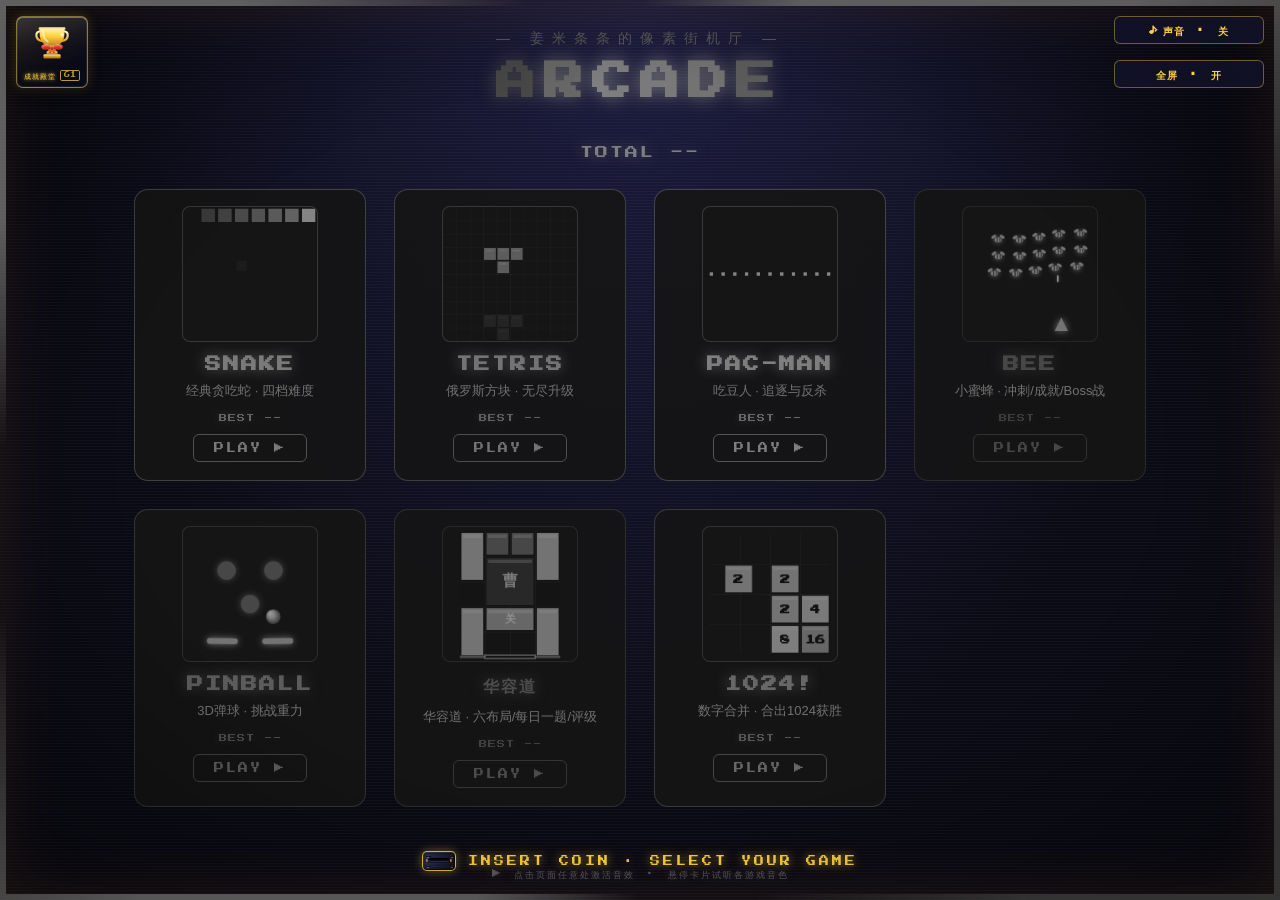
<file: index.html>
﻿<!DOCTYPE html>
<!-- ==================================================================
     像素街机厅主页（游戏大厅）
     结构：CRT 开机覆盖层 → 星空背景 Canvas → 视口四边环绕光带 → 右上角固定按钮（音效开关 / 全屏）→
          左上角成就殿堂入口 → 标题区 → 七张游戏卡片（各含 Canvas 动态预览）→ 页脚 → 音效激活提示条
          点击卡片以全屏 iframe 覆盖层打开游戏（不跳转页面，保证全屏状态跨大厅/游戏保持）
     特效：CRT 开机白线展开 / 星空粒子背景 + 偶发流星 / 底部合成波透视网格 /
          ARCADE 霓虹灯管闪烁 + 字母波浪浮动 + 全标题 RGB 色差故障 /
          卡片 3D 视差倾斜 + 交错入场 + 悬停发光 + 光泽扫过 + 预览放大 /
          鼠标霓虹光晕跟随 / CRT 扫描线 + 暗角氛围 / 视口四边环绕光带（旋转霓虹流光） /
          待机吸引模式（闲置轮播聚光 + DEMO 横幅，任意输入退出） /
          投币开机（点击任意处/任意键触发：币缘环排站名铭文的金币放大展示（仿纪念币版式）+ 蓄力光环 → 抛物线缩小飞入吞币点亮；
          点亮后投币口/回车键重复投币 + 待机循环落币 + 悬停/聚光换色；音效与全屏按钮豁免灰度常驻可用）
     脚本：audio.js 公共音效库 / fx.js 公共动效库 / fullscreen.js 全屏控制 / gamepad.js 手柄支持 /
          index.js 大厅脚本（开机层移除 + 星空粒子/流星/网格动画 + 霓虹故障闪烁 +
          全标题故障 + 游戏覆盖层开关（LOADING 霓虹过渡 / 游戏期冻结大厅动效 / 关闭时下发 arcade:save 快照保存）+ 七段卡片预览动画 + 卡片 3D 视差 + 鼠标光晕 +
          卡片音效分派 + 提示条淡出 + 待机吸引模式 + 投币口金币飞入 +
          成就殿堂金杯入口与开关渲染（鎏金覆盖层 / 称号里程碑 / 七游戏行瀑布入场））
     ================================================================== -->
<html lang="zh-CN">
<head>
    <meta charset="UTF-8">
    <meta name="viewport" content="width=device-width, initial-scale=1.0">
    <title>姜米条条的像素街机厅</title>
    <!-- 字体预连接：Press Start 2P 需经 googleapis(CSS)→gstatic(woff2) 两跳，
         提前建好连接使字体在 CRT 开机窗口内就绪，避免 display=swap 的换字回流
         恰好落在白幕展开/淡出阶段造成视觉顿挫 -->
    <link rel="preconnect" href="https://fonts.googleapis.com">
    <link rel="preconnect" href="https://fonts.gstatic.com" crossorigin>
    <link href="https://fonts.googleapis.com/css2?family=Press+Start+2P&display=swap" rel="stylesheet">
    <style>
        /* ---------- 主题变量：底色 / 面板 / 四色霓虹 / 文字 ---------- */
        :root {
            --bg: #0a0a14;
            --panel: rgba(18, 18, 42, 0.9);
            --neon-green: #39ff6a;
            --neon-pink: #ff3ea5;
            --neon-blue: #35e0ff;
            --neon-yellow: #ffd23e;
            --text: #e8e8ff;
        }
        /* html 画布底色随主题：全屏切换瞬间 overflow 切换 + 合成层重建触发重新光栅化，会间歇性闪现画布默认白底（视口底部白条根因），画布底色变暗后不可见 */
        html { background: var(--bg); }

        /* ---------- 基础布局 ---------- */
        * { box-sizing: border-box; }
        body {
            user-select: none; /* 全站禁止文本选取：拖动不再框选文字/触发浏览器选中搜索（卡片连点已有局部 none，此处全局兜底） */
            -webkit-user-select: none;
            margin: 0;
            background: radial-gradient(ellipse at 50% 0%, #1c1c40 0%, var(--bg) 65%);
            font-family: 'Microsoft YaHei', sans-serif;
            color: var(--text);
            overflow-x: hidden;
        }
        /* ---------- 大厅主布局容器：垂直居中排布标题区/卡片区/页脚；
           全屏时（本页已声明 data-fs-keep-title）由 fullscreen.js 命中 .layout
           整体等比缩放并居中于整个视口高度正中（标题随内容流一起缩放），
           窄视口内容超高时自动缩小不溢出 ---------- */
        .layout {
            min-height: 100vh;
            display: flex;
            flex-direction: column;
            align-items: center;
            justify-content: center;
            /* 最小边距保护：视口四周有 6px 环绕光带（#edgeBeam，fixed z-index:6）与暗角辉光，
               垂直居中内容在矮视口下几乎吃满空间时副标题/ARCADE 标题会贴边被光带覆盖，
               统一留出边距使任何视口下内容与光带脱开（全局 * 为 border-box，100vh 含边距不溢出） */
            padding: 12px 16px;
        }
        /* CRT 扫描线氛围 */
        body::before {
            content: '';
            position: fixed;
            inset: 0;
            pointer-events: none;
            background: repeating-linear-gradient(0deg, rgba(255,255,255,0.035) 0 1px, transparent 1px 3px);
        }
        /* CRT 暗角：四周轻微压暗，强化老式显像管的沉浸感 */
        body::after {
            content: '';
            position: fixed;
            inset: 0;
            pointer-events: none;
            transform: translateZ(0); /* 独立合成层：edgeFlow 的 box-shadow 每帧重绘隔离于本层，不再与 hover 重绘叠加波及整页引发闪屏 */
            z-index: 5;
            background: radial-gradient(ellipse at center, transparent 58%, rgba(0, 0, 0, 0.42) 100%);
            /* 视口边缘氛围灯带：弱于游戏机台的边框灯带，避免喧宾夺主 */
            box-shadow: inset 0 0 64px rgba(255, 154, 62, 0.10);
            animation: edgeFlow 8s ease-in-out infinite;
        }
        /* 边缘灯带流光：橙 → 粉 → 蓝循环（与机台灯带同节奏、低亮度） */
        @keyframes edgeFlow {
            0%, 100% { box-shadow: inset 0 0 64px rgba(255, 154, 62, 0.10); }
            33% { box-shadow: inset 0 0 64px rgba(255, 62, 165, 0.11); }
            66% { box-shadow: inset 0 0 64px rgba(53, 224, 255, 0.11); }
        }
        /* ---------- 视口四周环绕光带：四色霓虹流光绕屏幕边缘匀速巡游 ---------- */
        #edgeBeam {
            position: fixed;
            inset: 0;
            z-index: 6; /* 置于暗角(5)之上、右上角按钮(10)之下：不被压暗也不挡操作 */
            pointer-events: none;
            padding: 6px; /* 光带厚度 */
            /* 遮罩挖空内容区：仅保留 padding 形成的四周环形带 */
            -webkit-mask: linear-gradient(#000 0 0) content-box, linear-gradient(#000 0 0);
            -webkit-mask-composite: xor;
            mask: linear-gradient(#000 0 0) content-box, linear-gradient(#000 0 0);
            mask-composite: exclude;
            overflow: hidden;
        }
        /* 旋转光束：超大锥形渐变绕视口中心自转，绿→粉→蓝→黄四色霓虹接力 */
        #edgeBeam::before {
            content: '';
            position: absolute;
            left: 50%;
            top: 50%;
            width: 142vmax; /* √2×视口较长边：内切圆恰好覆盖视口对角线，纹理面积较 200vmax 减半，降低全屏显存压力 */
            height: 142vmax;
            margin: -71vmax 0 0 -71vmax; /* 中心对齐视口中心 */
            will-change: transform; /* 常驻合成层：避免超大纹理被反复驱逐/重建引发闪屏 */
            background: conic-gradient(
                transparent 0deg,
                var(--neon-green) 20deg, var(--neon-green) 48deg, transparent 76deg,
                transparent 90deg,
                var(--neon-pink) 110deg, var(--neon-pink) 138deg, transparent 166deg,
                transparent 180deg,
                var(--neon-blue) 200deg, var(--neon-blue) 228deg, transparent 256deg,
                transparent 270deg,
                var(--neon-yellow) 290deg, var(--neon-yellow) 318deg, transparent 346deg);
            opacity: 0.9; /* 明显可见但不过曝：配合加宽带体与平台顶峰值 */
            animation: beamOrbit 10s linear infinite;
        }
        /* 光束匀速自转一周：形成光带沿四边连续巡游的观感 */
        @keyframes beamOrbit {
            to { transform: rotate(1turn); }
        }
        /* ---------- CRT 开机动画：黑幕 → 中央白线亮起 → 纵向撑满白幕 → 淡出露出大厅 ---------- */
        #crtBoot {
            position: fixed;
            inset: 0;
            z-index: 99;
            pointer-events: none;
        }
        /* 黑幕：全程掩护大厅直至白幕将满未满的瞬间（82%，此刻白幕已盖住 99.5% 屏幕）快速退场——
           若黑幕与白幕同时淡出，两层半透明叠加会让揭幕中段对比度塌陷、画面发灰；
           借白幕满屏遮挡掩护切换，白幕淡出时底下是干净的大厅，交叉溶解通透丝滑 */
        #crtBoot::before {
            content: '';
            position: absolute;
            inset: 0;
            background: #000;
            animation: crtBlack 1.05s ease-out forwards;
        }
        /* 中央白线：亮起（带通电微闪）→ 停顿蓄力 → 纵向撑满白幕 → 淡出露出大厅
           撑开用 transform: scaleY 而非 height 动画——height 逐帧触发重排+重绘，
           开机瞬间主线程正被星空/七卡预览循环与字体加载占满，白幕展开会卡顿；
           scaleY 与 opacity 均为合成器属性，动画全程由 GPU 合成线程推进，不受主线程繁忙影响。
           元素 inset: 0 占满全屏，scaleY(0.002) 压缩为中央细线（常规视口约 1.8~2.2px，等效原 2px 白线），
           transform-origin 默认 center，与原 height 从中心向上下扩展的视觉一致。
           各阶段用关键帧内分段缓动（animation-timing-function 逐段声明）：
           撑开段强缓入缓出（蓄力-爆发-柔停）替代全程 ease-out 的「泄劲」感，
           淡出段快起慢收，揭幕干脆利落又收尾柔和 */
        #crtBoot::after {
            content: '';
            position: absolute;
            inset: 0;
            background: #fff;
            box-shadow: 0 0 32px 8px rgba(255, 255, 255, 0.9);
            animation: crtLine 1.05s ease-out forwards;
        }
        @keyframes crtBlack {
            0%, 80% { opacity: 1; }
            82% { opacity: 0; }  /* 白幕将满未满的瞬间借遮挡快速退场（约 21ms，无感知） */
            100% { opacity: 0; }
        }
        @keyframes crtLine {
            0%, 14% { transform: scaleY(0.002); opacity: 0; animation-timing-function: ease-out; }   /* 压缩为中央细线且不可见 */
            28% { transform: scaleY(0.002); opacity: 1; animation-timing-function: ease-in-out; }    /* 白线全宽亮起 */
            34% { transform: scaleY(0.002); opacity: 0.86; }  /* 通电瞬间电压微跌：模拟老显像管电流不稳的轻微闪烁 */
            44% { transform: scaleY(0.002); opacity: 1; animation-timing-function: cubic-bezier(0.72, 0, 0.28, 1); }  /* 电压回稳：电子束就位蓄力 */
            82% { transform: scaleY(1); opacity: 1; animation-timing-function: cubic-bezier(0.22, 0.61, 0.36, 1); }   /* 强缓入缓出撑满白幕：起步柔和、中段加速、满屏柔停 */
            100% { transform: scaleY(1); opacity: 0; }        /* 白幕快起慢收地淡出露出大厅，衔接卡片逐一入场 */
        }
        /* ---------- 星空背景：固定全屏，置于全部内容之下 ---------- */
        #starfield {
            position: fixed;
            inset: 0;
            z-index: -1;
            pointer-events: none;
        }
        /* 鼠标霓虹光晕：柔和光斑经 lerp 平滑追随光标，悬停卡片时同步该卡片的霓虹色 */
        #mouseGlow {
            position: fixed;
            left: 0;
            top: 0;
            width: 340px;
            height: 340px;
            margin: -170px 0 0 -170px; /* 让光斑几何中心对齐 transform 定位点 */
            border-radius: 50%;
            pointer-events: none;
            z-index: 4;
            mix-blend-mode: screen;
            background: radial-gradient(circle, rgba(108, 108, 255, 0.10), transparent 65%);
            opacity: 0;
            transition: opacity 0.5s;
            will-change: transform;
        }
        /* ---------- 页头：副标题 + ARCADE 彩色霓虹大标题 ---------- */
        .subtitle {
            font-size: 14px;
            letter-spacing: 8px;
            color: #8a8ab0;
            margin-bottom: 14px;
        }
        h1.arcade-title {
            font-family: 'Press Start 2P', monospace;
            font-size: 40px;
            letter-spacing: 8px;
            margin: 0 0 24px;
        }
        /* 每个字母带自身颜色的霓虹光晕，并错相位轻微浮动（波浪感） */
        h1.arcade-title span {
            display: inline-block;
            text-shadow: 0 0 18px currentColor;
            animation: bob 2.6s ease-in-out infinite;
        }
        h1.arcade-title span:nth-child(2) { animation-delay: 0.18s; }
        h1.arcade-title span:nth-child(3) { animation-delay: 0.36s; }
        h1.arcade-title span:nth-child(4) { animation-delay: 0.54s; }
        h1.arcade-title span:nth-child(5) { animation-delay: 0.72s; }
        h1.arcade-title span:nth-child(6) { animation-delay: 0.9s; }
        @keyframes bob {
            0%, 100% { transform: translateY(0); }
            50% { transform: translateY(-5px); }
        }
        /* 霓虹灯管故障闪烁（JS 随机触发）：steps 跳变模拟灯管接触不良 */
        h1.arcade-title span.flicker {
            animation: tubeFlicker 0.55s steps(1) both;
        }
        @keyframes tubeFlicker {
            0%, 100% { opacity: 1; text-shadow: 0 0 18px currentColor; }
            12% { opacity: 0.18; text-shadow: none; }
            24% { opacity: 0.85; text-shadow: 0 0 18px currentColor; }
            40% { opacity: 0.12; text-shadow: none; }
            62% { opacity: 0.75; text-shadow: 0 0 18px currentColor; }
            80% { opacity: 0.2; text-shadow: none; }
        }
        /* 全标题 RGB 色差故障（JS 随机触发）：整体抖动并分离出粉/青残影 */
        h1.arcade-title.glitch {
            animation: titleGlitch 0.36s both;
        }
        @keyframes titleGlitch {
            0% { transform: translate(0); filter: none; }
            15% { transform: translate(-3px, 1px); filter: drop-shadow(3px 0 #ff3ea5) drop-shadow(-3px 0 #35e0ff); }
            32% { transform: translate(3px, -1px); filter: none; }
            50% { transform: translate(-2px, 0); filter: drop-shadow(-3px 0 #ff3ea5) drop-shadow(3px 0 #35e0ff); }
            68% { transform: translate(0); filter: none; }
            82% { transform: translate(1px, -1px); filter: drop-shadow(2px 0 #ff3ea5) drop-shadow(-2px 0 #35e0ff); }
            100% { transform: translate(0); filter: none; }
        }
        /* ---------- 游戏卡片：--glow 为各卡片霓虹色 RGB，驱动边框与光晕 ---------- */
        .cards {
            display: grid;
            grid-template-columns: repeat(4, 232px); /* 固定 4 列：七张卡片按 DOM 顺序从左到右排列（4+3 两行） */
            gap: 28px;
            justify-content: center; /* 网格整体在页面水平居中 */
            /* 不在容器上设 perspective：容器级灭点为全部卡片共享，边缘卡片与中心卡片
               相对灭点偏移不同，同样的 rotateX/rotateY 会产生不同的透视畸变；
               透视改由每张卡片内联 transform 的 perspective() 提供（见底部倾斜脚本），
               保证任何位置的卡片画圈倾斜表现一致 */
        }
        /* 窄屏退化为 2 列，避免 4 列总宽超出视口出现横向滚动条 */
        @media (max-width: 1080px) {
            .cards { grid-template-columns: repeat(2, 232px); }
        }
        .card {
            user-select: none; /* 禁止双击卡片选中文本：连点启动游戏时不闪蓝色选区 */
            width: 232px;
            padding: 16px 18px 18px;
            background: var(--panel);
            border: 1px solid rgba(var(--glow), 0.45);
            border-radius: 14px;
            text-decoration: none;
            color: var(--text);
            text-align: center;
            position: relative;
            overflow: hidden; /* 裁剪光泽扫过的高光带 */
            transition: transform 0.2s ease-out, box-shadow 0.2s ease-out, border-color 0.2s ease-out;
            animation: rise 0.4s cubic-bezier(0.22, 1, 0.36, 1) backwards; /* easeOutQuint：上浮快起缓停；0.4s 保证入场在开机遮罩期内（0.86s 白幕淡出前）全部完成 */
        }
        .card:hover {
            transform: translateY(-6px);
            border-color: rgba(var(--glow), 0.9);
            box-shadow: 0 0 28px rgba(var(--glow), 0.35);
        }
        /* 按下时快速回落贴合手指，松手弹回悬浮位，强化「可点按」手感 */
        .card:active {
            transform: translateY(-2px) scale(0.98);
            box-shadow: 0 0 12px rgba(var(--glow), 0.25);
            transition-duration: 0.08s;
        }
        /* 键盘导航焦点态：:focus-visible 仅键盘聚焦时点亮（鼠标点击不触发），
           金色描边呼应街机「投币」的视觉语言，辉光为卡片自身霓虹色叠加金色 */
        .card:focus {
            outline: none;
        }
        .card:focus-visible {
            outline: 2px solid var(--neon-yellow);
            outline-offset: 4px;
            transform: translateY(-6px);
            border-color: rgba(var(--glow), 0.9);
            box-shadow: 0 0 28px rgba(var(--glow), 0.35), 0 0 14px rgba(255, 210, 62, 0.55);
        }
        .card canvas {
            display: block;
            /* CSS 等比缩放显示（内部绘制坐标仍为 160，预览脚本零改动）：
               压缩卡片高度保证 4x2 网格在常规视口内无滚动条 */
            width: 136px;
            height: 136px;
            margin: 0 auto 14px;
            border-radius: 8px;
            background: #0d1420;
            border: 1px solid rgba(var(--glow), 0.35);
            transition: transform 0.25s ease-out, filter 0.25s ease-out, border-color 0.25s ease-out;
            animation: canvasGlow 3.2s ease-in-out infinite; /* 预览画布边框常驻呼吸发光：颜色随卡片 --glow，与卡片外围边框同色 */
        }
        /* 悬停时预览画布轻微放大并点亮光晕，强化“选中”手感 */
        .card:hover canvas {
            transform: scale(1.03);
            animation: none; /* 悬停停用呼吸动画：让下方更亮的静态光晕声明生效 */
            border-color: rgba(var(--glow), 0.9); /* 边框本体点亮，与卡片外围边框悬停态同亮度 */
            filter: drop-shadow(0 0 26px rgba(var(--glow), 0.95)); /* 静态亮态光晕（合成器友好） */
        }
        /* 矮屏进一步压缩标题/总分条/预览图/页脚间距，保证 4x2 网格纵向不出滚动条
           （置于基础规则之后，确保同优先级覆盖生效）；阈值取 860px 覆盖常见最大化窗口
           视口高度区间，总分条桌面档 30px 间距在矮屏自动收窄为 10px；
           压缩同时为 .layout 的 12px 最小边距腾出空间（实测矮视口内容高仅余个位数富余） */
        @media (max-height: 860px) {
            h1.arcade-title { font-size: 30px; margin: 0 0 12px; }
            .card canvas { width: 108px; height: 108px; }
            /* .total-score / footer 的基础规则在源码中位于本块之后，同特异性按源序
               会被反超——此处加 .layout 前缀提权，保证矮屏压缩档真实生效 */
            .layout .total-score { margin-bottom: 10px; }
            .layout footer { margin-top: 16px; }
        }
        .card h2 {
            font-family: 'Press Start 2P', 'Microsoft YaHei', sans-serif;
            font-size: 16px;
            letter-spacing: 2px;
            margin: 0 0 10px;
            color: rgb(var(--glow));
            text-shadow: 0 0 14px rgba(var(--glow), 0.7);
        }
        .card p {
            margin: 0 0 14px;
            font-size: 13px;
            color: #b8b8d8;
        }
        /* 卡片信息区最高分行：index.js 按各游戏 localStorage 键聚合填充（无记录显示 --）；
           klotski 为步数语义（越少越好），显示为「BEST 42 步」以示区分 */
        .card .best {
            margin: 0 0 12px;
            font-family: 'Press Start 2P', 'Microsoft YaHei', monospace;
            font-size: 8px;
            letter-spacing: 1px;
            color: rgba(var(--glow), 0.78);
            text-shadow: 0 0 8px rgba(var(--glow), 0.3);
        }
        /* 「上次游玩」角标：卡片右上角小徽章，标记最近一次启动的游戏（arcade_last），
           仅 .is-last 卡片显示；pointer-events:none 保证不阻挡卡片点击 */
        .card .last-badge {
            position: absolute;
            top: 10px;
            right: 10px;
            z-index: 1;
            padding: 3px 7px;
            font-size: 10px;
            letter-spacing: 1px;
            line-height: 1.4;
            color: var(--neon-yellow);
            background: rgba(18, 18, 42, 0.85);
            border: 1px solid rgba(255, 210, 62, 0.4);
            border-radius: 4px;
            text-shadow: 0 0 8px rgba(255, 210, 62, 0.45);
            pointer-events: none;
            display: none;
        }
        .card.is-last .last-badge { display: block; }
        /* 游玩时长角标：卡片左上角小徽章，显示该游戏累计游玩分钟（arcade_playtime_<id>），
           由游戏页 FX.playtime 累计上报；不足 1 分钟以 hidden 隐藏；pointer-events:none 不阻挡点击 */
        .card .time-badge {
            position: absolute;
            top: 10px;
            left: 10px;
            z-index: 1;
            padding: 3px 7px;
            font-size: 10px;
            letter-spacing: 1px;
            line-height: 1.4;
            color: #35e0ff;
            background: rgba(18, 18, 42, 0.85);
            border: 1px solid rgba(53, 224, 255, 0.4);
            border-radius: 4px;
            text-shadow: 0 0 8px rgba(53, 224, 255, 0.45);
            pointer-events: none;
        }
        /* ---------- 成就殿堂：金杯入口 + 全屏鎏金覆盖层（全面超越游戏内成就墙的旗舰展示） ---------- */
        /* 鎏金大金杯入口（.achWallTrigger 基座样式见共享 ach-trigger.css）：固定左上角，
           top 16 + 高 72 = 底边 88px——上缘与音效键持平、底边与全屏键下缘持平，
           72×72 正方形与游戏页 .awt-fixed 入口同规格（单座鎏金大金杯 + 颈间红蝴蝶结）；
           字号 9.8px 与游戏页入口一致（小尺寸档）；
           z-index 与按钮簇(10)一致。
           选择器带元素名 button 提高优先级（0,1,1 胜 0,1,0）：本内联样式表先于 ach-trigger.css
           加载，同优先级下外部表的 .achWallTrigger{position:relative;height:auto;width:auto}
           会反超盖掉 fixed 定位与固定高宽——入口将回落文档流，并以自身高度撑高 100vh
           布局引发整页滚动条 */
        button.awt-hall {
            position: fixed;
            left: 16px;
            top: 16px;
            z-index: 10;
            height: 72px;           /* 正方形 72×72：与游戏页 .awt-fixed 同规格（top 16 对齐音效键上缘，底边 88px 对齐全屏键下缘） */
            width: 72px;            /* 宽 72px：正方形金杯入口 */
            box-sizing: border-box; /* height/width 口径含内边距与描边 */
            justify-content: center;/* flex 纵向布局：内容在 72px 高度内垂直居中充满 */
            font-size: 9.8px;       /* 与游戏页 .awt-fixed 同款小尺寸档缩放 */
            /* 玻璃透明质感（大厅专属精修，不影响游戏页共享的 ach-trigger.css 基座）：
               半透明亮层渐变替掉基座实底，磨砂 blur 透出星空——真实玻璃透视感 */
            background: linear-gradient(165deg, rgba(255, 255, 255, 0.16) 0%, rgba(255, 255, 255, 0.05) 38%, rgba(10, 12, 30, 0.42) 70%, rgba(10, 12, 30, 0.55) 100%);
            backdrop-filter: blur(6px);
            -webkit-backdrop-filter: blur(6px);
            box-shadow:
                inset 0 1px 0 rgba(255, 255, 255, 0.28),    /* 上缘受光高光：玻璃片厚度感 */
                inset 0 0 0 1px rgba(255, 255, 255, 0.08),  /* 内衬白细线：玻璃双层描边的内层 */
                inset 0 -1px 0 rgba(0, 0, 0, 0.30),         /* 下缘内阴影：背光面收边 */
                0 4px 14px rgba(0, 0, 0, 0.42),             /* 外投影：玻璃片悬浮于星空 */
                0 0 12px color-mix(in srgb, var(--awt-h) 22%, transparent); /* 主题色微辉 */
        }
        /* 玻璃按钮悬停/聚焦：透光度抬升 + 鎏金辉光增浓（优先级高于共享基座 hover，覆盖生效） */
        button.awt-hall:hover,
        button.awt-hall:focus-visible {
            background: linear-gradient(165deg, rgba(255, 255, 255, 0.22) 0%, rgba(255, 255, 255, 0.08) 38%, rgba(16, 18, 42, 0.50) 70%, rgba(16, 18, 42, 0.62) 100%);
            border-color: color-mix(in srgb, var(--awt-h) 78%, rgba(255, 255, 255, 0.35));
            box-shadow:
                inset 0 1px 0 rgba(255, 255, 255, 0.38),
                inset 0 0 0 1px rgba(255, 255, 255, 0.12),
                inset 0 -1px 0 rgba(0, 0, 0, 0.26),
                0 6px 18px rgba(0, 0, 0, 0.46),
                0 0 20px color-mix(in srgb, var(--awt-h) 45%, transparent),
                inset 0 0 12px color-mix(in srgb, var(--awt-h) 20%, transparent);
        }
        /* 殿堂容器：全屏固定覆盖层，flex 居中殿堂面板；
           结构 = 暗幕（径向暗角 + 磨砂）→ 旋转金色神辉光束 → 漂浮金尘 → 居中鎏金面板 */
        #trophyHall {
            position: fixed;
            inset: 0;
            z-index: 60; /* 高于右上角按钮(10)与环绕光带(6)：殿堂开启即全屏最顶层 */
            display: flex;
            align-items: center;
            justify-content: center;
            font-family: 'Press Start 2P', 'Microsoft YaHei', monospace;
        }
        /* 显式补回 hidden 属性的隐藏：上面的 display:flex 会反超 UA 样式表的 [hidden] 规则，
           缺此规则殿堂将进大厅即常驻展开且所有关闭路径（按钮/Esc/点空白）全部失效 */
        #trophyHall[hidden] { display: none; }
        /* 暗幕：径向暗角聚光 + 磨砂玻璃透出星空微光，淡入进场；点击空白处关闭 */
        .th-veil {
            position: absolute;
            inset: 0;
            background: radial-gradient(ellipse at center, rgba(10, 10, 24, 0.60) 0%, rgba(5, 5, 14, 0.88) 78%);
            backdrop-filter: blur(5px);
            -webkit-backdrop-filter: blur(5px);
            animation: thFade 0.28s ease-out both;
            cursor: pointer;
        }
        @keyframes thFade { from { opacity: 0; } to { opacity: 1; } }
        /* 旋转金色神辉光束：四片金色扇叶绕视口中心缓慢巡游，
           径向遮罩成环状——内圈让位面板、外圈消隐，只留中距离光晕氛围 */
        .th-rays {
            position: absolute;
            left: 50%;
            top: 50%;
            width: 150vmax;
            height: 150vmax;
            margin: -75vmax 0 0 -75vmax;
            pointer-events: none;
            background: conic-gradient(
                transparent 0deg, rgba(255, 210, 62, 0.10) 12deg, transparent 26deg,
                transparent 90deg, rgba(255, 210, 62, 0.08) 102deg, transparent 116deg,
                transparent 180deg, rgba(255, 210, 62, 0.10) 192deg, transparent 206deg,
                transparent 270deg, rgba(255, 210, 62, 0.08) 282deg, transparent 296deg);
            -webkit-mask: radial-gradient(circle, transparent 22%, #000 46%, transparent 72%);
            mask: radial-gradient(circle, transparent 22%, #000 46%, transparent 72%);
            animation: thRays 26s linear infinite;
            opacity: 0.9;
        }
        @keyframes thRays { to { transform: rotate(1turn); } }
        /* 漂浮金尘：三粒金点自下而上闪烁升腾（错相位错列位，纯 CSS 动画） */
        .th-dust {
            position: absolute;
            top: 0;
            width: 4px;
            height: 4px;
            border-radius: 50%;
            pointer-events: none;
            background: transparent;
            animation: thDust 9s linear infinite;
        }
        .th-dust.d1 { left: 18%; }
        .th-dust.d2 { left: 50%; animation-duration: 12s; animation-delay: 3s; }
        .th-dust.d3 { left: 82%; animation-duration: 10.5s; animation-delay: 6s; }
        @keyframes thDust {
            0% { transform: translateY(62vh); background: transparent; box-shadow: 0 0 0 rgba(255, 210, 62, 0); }
            12% { background: #ffd23e; box-shadow: 0 0 6px 1px rgba(255, 210, 62, 0.85); }
            88% { background: #ffd23e; box-shadow: 0 0 6px 1px rgba(255, 210, 62, 0.85); }
            100% { transform: translateY(-16vh); background: transparent; box-shadow: 0 0 0 rgba(255, 210, 62, 0); }
        }
        /* 殿堂面板：鎏金双层描边 + 深色琉璃底，弹性浮现进场；列向布局（饰条/头部/主视觉/行列表/页脚） */
        .th-panel {
            position: relative;
            width: min(860px, 94vw);
            max-height: min(86vh, 780px);
            display: flex;
            flex-direction: column;
            background: linear-gradient(180deg, rgba(30, 25, 54, 0.97), rgba(12, 10, 30, 0.97));
            border: 1px solid rgba(255, 210, 62, 0.38);
            border-radius: 16px;
            box-shadow:
                0 0 0 1px rgba(255, 210, 62, 0.14),   /* 内衬细金线：与外描边形成双层描金 */
                0 0 42px rgba(255, 210, 62, 0.20),    /* 金色环境辉光呼应殿堂主题 */
                0 26px 70px rgba(0, 0, 0, 0.66);      /* 深色投影把面板从星空上抬起 */
            overflow: hidden;
            backdrop-filter: blur(8px);
            -webkit-backdrop-filter: blur(8px);
            animation: thPanelIn 0.42s cubic-bezier(0.34, 1.56, 0.64, 1) both;
        }
        @keyframes thPanelIn {
            from { opacity: 0; transform: translateY(22px) scale(0.92); }
            to { opacity: 1; transform: translateY(0) scale(1); }
        }
        /* 满环 perfect 态：描边金光加浓 + 外圈金辉呼吸 */
        #trophyHall.is-perfect .th-panel {
            border-color: rgba(255, 210, 62, 0.65);
            animation: thPanelIn 0.42s cubic-bezier(0.34, 1.56, 0.64, 1) both,
                       thPerfectGlow 2.6s ease-in-out 0.5s infinite;
        }
        @keyframes thPerfectGlow {
            0%, 100% { box-shadow: 0 0 0 1px rgba(255, 210, 62, 0.22), 0 0 42px rgba(255, 210, 62, 0.28), 0 26px 70px rgba(0, 0, 0, 0.66); }
            50% { box-shadow: 0 0 0 1px rgba(255, 210, 62, 0.32), 0 0 66px rgba(255, 210, 62, 0.44), 0 26px 70px rgba(0, 0, 0, 0.66); }
        }
        /* 顶部烫金饰条：金色渐变贯穿 + 周期性白色高光斜向扫过（流光镀金） */
        .th-strip {
            height: 4px;
            flex: none;
            position: relative;
            overflow: hidden;
            background: linear-gradient(90deg, transparent, #ff9a3e 16%, #ffd23e 50%, #ff9a3e 84%, transparent);
            box-shadow: 0 0 10px rgba(255, 210, 62, 0.55);
        }
        .th-strip::after {
            content: '';
            position: absolute;
            top: 0;
            bottom: 0;
            left: 0;
            width: 36%;
            background: linear-gradient(105deg, transparent, rgba(255, 255, 255, 0.85), transparent);
            transform: translateX(-160%) skewX(-16deg);
            animation: thSweep 3.4s ease-in-out infinite;
        }
        @keyframes thSweep {
            0%, 55% { transform: translateX(-160%) skewX(-16deg); }
            90%, 100% { transform: translateX(360%) skewX(-16deg); }
        }
        /* 头部：奖杯图标（悬浮摆动）+ 鎏金渐变标题（shimmer 流光）+ 奖牌总数胶囊 + 关闭钮 */
        .th-head {
            display: flex;
            align-items: center;
            gap: 10px;
            padding: 16px 20px 10px;
            flex: none;
        }
        .th-head .cup-ico {
            width: 22px;
            height: 22px;
            flex: none;
            color: #ffd23e;
            filter: drop-shadow(0 0 7px rgba(255, 210, 62, 0.65));
            animation: thCupFloat 2.6s ease-in-out infinite;
        }
        @keyframes thCupFloat {
            0%, 100% { transform: translateY(0) rotate(0deg); }
            50% { transform: translateY(-2.5px) rotate(-4deg); }
        }
        /* 鎏金标题：金渐变文字 + background-position 周期流动的高光 shimmer */
        .th-title {
            font-size: 17px;
            letter-spacing: 4px;
            background: linear-gradient(100deg, #b8860b 0%, #ffd23e 30%, #fff3b8 50%, #ffd23e 70%, #b8860b 100%);
            background-size: 200% 100%;
            -webkit-background-clip: text;
            background-clip: text;
            -webkit-text-fill-color: transparent;
            color: #ffd23e; /* 不支持 background-clip:text 的环境回退纯金色 */
            animation: thTitleShine 3.2s linear infinite;
        }
        @keyframes thTitleShine {
            from { background-position: 200% 0; }
            to { background-position: -200% 0; }
        }
        /* 总数奖牌胶囊：深字压金底；满环 perfect 态金光脉冲 */
        .th-total {
            margin-left: auto;
            padding: 4px 10px;
            color: #1a1408;
            font-size: 9px;
            letter-spacing: 1px;
            background: linear-gradient(180deg, #ffe38a, #e8b23a);
            border-radius: 10px;
            box-shadow: 0 0 8px rgba(255, 210, 62, 0.45);
        }
        #trophyHall.is-perfect .th-total { animation: thMedalPulse 1.8s ease-in-out infinite; }
        @keyframes thMedalPulse {
            0%, 100% { box-shadow: 0 0 8px rgba(255, 210, 62, 0.45); }
            50% { box-shadow: 0 0 18px rgba(255, 210, 62, 0.8); }
        }
        .th-close {
            margin-left: 4px;
            padding: 3px 10px;
            font-size: 12px;
            line-height: 1.4;
            color: #ffd23e;
            font-family: inherit;
            background: transparent;
            border: 1px solid rgba(255, 210, 62, 0.4);
            border-radius: 5px;
            cursor: pointer;
            transition: background 0.2s, transform 0.2s;
        }
        .th-close:hover { background: rgba(255, 210, 62, 0.15); transform: scale(1.06); }
        /* 主视觉区：132px 总进度环（开幕弧线扫入 + 光晕呼吸 + 三星公转）+ 称号与里程碑侧栏；
           面板加宽后限宽居中，环与侧栏不随相片墙散开 */
        .th-hero {
            display: flex;
            align-items: center;
            gap: 24px;
            padding: 6px 20px 12px;
            flex: none;
            width: 100%;
            max-width: 660px;
            margin: 0 auto;
        }
        .th-ring-wrap { position: relative; width: 132px; height: 132px; flex: none; }
        .th-ring-wrap > svg { display: block; transform: rotate(-90deg); } /* 进度环从 12 点方向起画 */
        /* 环后光晕：金色径向光斑呼吸（圣坛感） */
        .th-ring-glow {
            position: absolute;
            inset: -14px;
            border-radius: 50%;
            pointer-events: none;
            background: radial-gradient(circle, rgba(255, 210, 62, 0.16), transparent 66%);
            animation: thGlowBreath 3s ease-in-out infinite;
        }
        @keyframes thGlowBreath {
            0%, 100% { opacity: 0.55; transform: scale(0.94); }
            50% { opacity: 1; transform: scale(1.05); }
        }
        .th-ring-ticks { fill: none; stroke: rgba(255, 210, 62, 0.25); stroke-width: 1.2; stroke-dasharray: 2 6.2; }
        .th-ring-bg { fill: none; stroke: rgba(255, 255, 255, 0.07); stroke-width: 8; }
        .th-ring-fg {
            fill: none;
            stroke: #ffd23e;
            stroke-width: 8;
            stroke-linecap: round;
            filter: drop-shadow(0 0 5px rgba(255, 210, 62, 0.65));
            transition: stroke-dashoffset 0.9s cubic-bezier(0.22, 0.61, 0.36, 1);
        }
        /* 环绕金色星点：三粒星尘沿环外缘匀速公转（父组旋转，子点按角度分布半径） */
        .th-orbit {
            position: absolute;
            inset: 0;
            pointer-events: none;
            animation: thOrbitSpin 7s linear infinite;
        }
        .th-orbit i {
            position: absolute;
            left: 50%;
            top: 50%;
            width: 5px;
            height: 5px;
            margin: -2.5px 0 0 -2.5px;
            border-radius: 50%;
            background: #ffe98a;
            box-shadow: 0 0 6px 1px rgba(255, 226, 100, 0.8);
        }
        .th-orbit i:nth-child(1) { transform: rotate(0deg) translateY(-64px); }
        .th-orbit i:nth-child(2) { transform: rotate(140deg) translateY(-64px); width: 3px; height: 3px; margin: -1.5px 0 0 -1.5px; }
        .th-orbit i:nth-child(3) { transform: rotate(250deg) translateY(-64px); width: 4px; height: 4px; margin: -2px 0 0 -2px; opacity: 0.75; }
        @keyframes thOrbitSpin { to { transform: rotate(1turn); } }
        .th-ring-center {
            position: absolute;
            inset: 0;
            display: flex;
            flex-direction: column;
            align-items: center;
            justify-content: center;
            gap: 4px;
            pointer-events: none;
        }
        .th-ring-text { color: #ffd23e; font-size: 17px; text-shadow: 0 0 10px rgba(255, 210, 62, 0.6); }
        .th-ring-sub { color: #8f9bc4; font-size: 7px; letter-spacing: 1px; }
        /* 侧栏：殿堂称号（鎏金渐变大字，变更弹出）+ 全站里程碑四阶轨道 */
        .th-side { flex: 1; min-width: 0; display: flex; flex-direction: column; gap: 14px; }
        .th-rank { display: flex; flex-direction: column; gap: 5px; }
        .th-rank-label { color: #8f9bc4; font-size: 7px; letter-spacing: 2px; }
        .th-rank-name {
            font-size: 15px;
            letter-spacing: 3px;
            background: linear-gradient(100deg, #ff9a3e, #ffd23e 55%, #fff3b8);
            -webkit-background-clip: text;
            background-clip: text;
            -webkit-text-fill-color: transparent;
            color: #ffd23e;
        }
        .th-rank-name.th-rank-pop { animation: thRankPop 0.5s cubic-bezier(0.34, 1.56, 0.64, 1); }
        @keyframes thRankPop {
            0% { transform: scale(1); }
            45% { transform: scale(1.14); filter: brightness(1.5); }
            100% { transform: scale(1); }
        }
        /* 称号位阶进度条：当前称号档内的推进水位（鎏金填充，与进度环同节奏缓动） */
        .th-rank-bar {
            height: 5px;
            border-radius: 3px;
            background: rgba(255, 255, 255, 0.08);
            box-shadow: inset 0 1px 2px rgba(0, 0, 0, 0.4);
            overflow: hidden;
        }
        .th-rank-bar i {
            display: block;
            height: 100%;
            width: 0%;
            border-radius: 3px;
            background: linear-gradient(90deg, #ff9a3e, #ffd23e 60%, #fff3b8);
            box-shadow: 0 0 8px rgba(255, 210, 62, 0.55);
            transition: width 0.9s cubic-bezier(0.22, 0.61, 0.36, 1);
        }
        .th-rank-hint { color: #8f9bc4; font-size: 7px; letter-spacing: 1px; }
        /* 里程碑轨道：真实进度条——深色凹槽底轨上铺鎏金水位（宽度 = 全站进度，--mile-prog 由 JS 注入），
           四个里程碑节点（10/25/40/61）按 值/61 的真实比例落位（--x 由 JS 注入）；
           达成的点亮金光、下一阶呼吸描边 */
        .th-mile { position: relative; height: 28px; }
        .th-mile::before {
            content: '';
            position: absolute;
            left: 0;
            right: 0;
            top: 4px;
            height: 4px;
            background: rgba(10, 10, 26, 0.85);
            border-radius: 2px;
            box-shadow: inset 0 1px 2px rgba(0, 0, 0, 0.45);
        }
        .th-mile::after {
            content: '';
            position: absolute;
            left: 0;
            top: 4px;
            height: 4px;
            width: var(--mile-prog, 0%);
            background: linear-gradient(90deg, #ff9a3e, #ffd23e 60%, #fff3b8);
            border-radius: 2px;
            box-shadow: 0 0 8px rgba(255, 210, 62, 0.55);
            transition: width 0.9s cubic-bezier(0.22, 0.61, 0.36, 1);
        }
        .th-pip {
            position: absolute;
            top: 0;
            left: var(--x, 0%);
            transform: translateX(-50%); /* 节点圆心对齐落位点 */
            z-index: 1; /* 盖过 ::after 水位条（伪元素绘制于子元素之后） */
            display: flex;
            flex-direction: column;
            align-items: center;
            gap: 4px;
        }
        .th-pip i {
            width: 12px;
            height: 12px;
            border-radius: 50%;
            background: #141230;
            border: 2px solid rgba(255, 255, 255, 0.22);
            transition: background 0.3s, border-color 0.3s, box-shadow 0.3s;
        }
        .th-pip em { font-style: normal; color: #8f9bc4; font-size: 7px; }
        .th-pip.is-on i {
            background: linear-gradient(180deg, #ffe38a, #e8b23a);
            border-color: rgba(255, 226, 100, 0.9);
            box-shadow: 0 0 8px rgba(255, 210, 62, 0.65);
        }
        .th-pip.is-on em { color: #ffd23e; }
        /* 原点刻度 0：进度条零位标记，弱化灰点，与 10/25/40/61 金色成就节点区分 */
        .th-pip-zero i {
            border-color: rgba(255, 255, 255, 0.14);
            background: rgba(255, 255, 255, 0.08);
        }
        .th-pip-zero em { color: rgba(143, 155, 196, 0.55); }
        .th-pip.is-next i { animation: thPipBreath 1.6s ease-in-out infinite; }
        @keyframes thPipBreath {
            0%, 100% { box-shadow: 0 0 0 rgba(255, 210, 62, 0); border-color: rgba(255, 255, 255, 0.22); }
            50% { box-shadow: 0 0 9px rgba(255, 210, 62, 0.5); border-color: rgba(255, 210, 62, 0.6); }
        }
        /* 相片墙：可滚动区（矮视口时裁切滚动）；Firefox 侧用原生细条 + 半透明鎏金兜底 */
        .th-scroll {
            flex: 1;
            min-height: 0;
            overflow-y: auto;
            padding: 6px 18px 16px;
            scrollbar-width: thin;                      /* Firefox：收窄滚动条 */
            scrollbar-color: rgba(255, 210, 62, 0.80) rgba(16, 12, 36, 0.50); /* Firefox：半透明金滑块 / 半透明轨道 */
        }
        /* 自制滚动条（WebKit：Chrome/Edge）——半透明玻璃开槽 + 鎏金霓虹灯管滑块，
           与殿堂鎏金视觉融为一体：轨道 = 半透明深色玻璃凹槽（透出面板底色与金尘，
           内缘金细线延续面板双层描金）；滑块 = 半透明鎏金渐变圆条（灯管内透白光 +
           双层金辉光晕，模拟霓虹灯近亮远衰的光扩散） */
        .th-scroll::-webkit-scrollbar { width: 12px; }
        .th-scroll::-webkit-scrollbar-track {
            background: linear-gradient(180deg, rgba(16, 12, 36, 0.42), rgba(26, 20, 56, 0.42)); /* 半透明玻璃槽底：星空与金尘隐约透出 */
            box-shadow:
                inset 0 0 4px rgba(0, 0, 0, 0.35),              /* 凹槽暗缘：玻璃开槽的进深感 */
                inset 1px 0 0 rgba(255, 255, 255, 0.07);        /* 槽壁白高光：玻璃断面受光 */
            border-left: 1px solid rgba(255, 210, 62, 0.14);    /* 轨道内缘金细线：面板描金的延续 */
        }
        .th-scroll::-webkit-scrollbar-thumb {
            border: 3px solid transparent;      /* 透明内缝：金条与轨道四周留白，纤细不笨重 */
            background-clip: padding-box;       /* 背景只填内缝以内：金条可视宽度 6px */
            border-radius: 8px;
            background-image: linear-gradient(180deg, rgba(255, 226, 121, 0.92), rgba(255, 210, 62, 0.66) 45%, rgba(255, 184, 41, 0.60)); /* 半透明鎏金渐变：隐约透出轨道底色 */
            box-shadow:
                inset 0 1px 0 rgba(255, 255, 255, 0.55),    /* 顶缘受光高光：金属立体 */
                inset 0 0 5px rgba(255, 255, 255, 0.28),    /* 灯管内透白光：霓虹灯芯质感 */
                inset 0 -2px 0 rgba(146, 92, 10, 0.45),     /* 底缘暗边：金属背光面 */
                0 0 6px rgba(255, 210, 62, 0.35),           /* 近距辉光：灯体贴光 */
                0 0 14px rgba(255, 210, 62, 0.28);          /* 远距光晕：霓虹光扩散衰减 */
        }
        .th-scroll::-webkit-scrollbar-thumb:hover {
            background-image: linear-gradient(180deg, rgba(255, 236, 160, 0.96), rgba(255, 224, 100, 0.74) 45%, rgba(255, 200, 70, 0.68)); /* 悬停提亮一档 */
            box-shadow:
                inset 0 1px 0 rgba(255, 255, 255, 0.65),
                inset 0 0 6px rgba(255, 255, 255, 0.38),
                inset 0 -2px 0 rgba(146, 92, 10, 0.40),
                0 0 8px rgba(255, 210, 62, 0.50),
                0 0 18px rgba(255, 210, 62, 0.42);          /* 悬停辉光扩张：霓虹灯加压 */
        }
        .th-scroll::-webkit-scrollbar-thumb:active {
            background-image: linear-gradient(180deg, rgba(255, 246, 200, 1), rgba(255, 240, 160, 0.85)); /* 拖拽中再提亮：按压手感反馈 */
            box-shadow:
                inset 0 1px 0 rgba(255, 255, 255, 0.70),
                inset 0 0 7px rgba(255, 255, 255, 0.45),
                0 0 10px rgba(255, 210, 62, 0.60),
                0 0 22px rgba(255, 210, 62, 0.50);
        }
        .th-scroll::-webkit-scrollbar-button { display: none; } /* 隐藏系统端点箭头按钮 */
        .th-scroll::-webkit-scrollbar-corner { background: transparent; }
        .th-grid { display: flex; flex-direction: column; gap: 18px; }
        /* 分区墙区：主题色铭牌行（图钉 + 游戏名 + 计数 + 点亮奖杯 + 渐隐细线）
           + 拍立得相片流式挂墙；--hue/--hue-bg 由 JS 按游戏主题色注入 */
        .th-sec { --hue: #ffd23e; --hue-bg: #ffd23e2e; }
        .th-sec-head { display: flex; align-items: center; gap: 9px; }
        .th-sec-head.th-in { animation: thSecIn 0.45s ease-out both; animation-delay: var(--d); }
        /* 图钉：主题色球钉 + 高光点 + 辉光 */
        .th-pin {
            width: 9px;
            height: 9px;
            border-radius: 50%;
            flex: none;
            background: radial-gradient(circle at 30% 28%, #fff 8%, var(--hue) 46%, rgba(0, 0, 0, 0.45));
            box-shadow: 0 0 8px var(--hue);
        }
        .th-sec-head b {
            font-weight: normal;
            font-size: 10px;
            letter-spacing: 2px;
            color: var(--hue);
            text-shadow: 0 0 8px var(--hue);
        }
        /* 墙区计数：主数字金色，斜杠与总数弱化灰 */
        .th-sec-count { color: #ffd23e; font-size: 11px; }
        .th-sec-count i { font-style: normal; color: #8f9bc4; font-size: 8px; }
        /* 全成就墙区：铭牌行点亮奖杯 + 周期辉光呼吸 */
        .th-sec-cup { width: 14px; height: 14px; color: #ffd23e; animation: thCupGlow 2.8s ease-in-out infinite; }
        .th-sec-cup svg { display: block; width: 100%; height: 100%; }
        @keyframes thCupGlow {
            0%, 100% { filter: drop-shadow(0 0 4px rgba(255, 210, 62, 0.55)); }
            50% { filter: drop-shadow(0 0 9px rgba(255, 210, 62, 0.95)); }
        }
        .th-sec-line {
            flex: 1;
            height: 1px;
            background: linear-gradient(90deg, var(--hue), rgba(255, 255, 255, 0.08) 45%, transparent);
            opacity: 0.5;
        }
        .th-sec-wall { display: flex; flex-wrap: wrap; gap: 16px 9px; padding-top: 8px; }
        /* 拍立得成就相片：白相纸 + 撕口胶带 + 微倾钉墙（--tilt/--tape/--d/--hue 由 JS 注入）；
           悬停摆正放大浮现；未解锁整卡灰暗、悬停「显影」偷看 */
        .th-photo {
            position: relative;
            width: 88px;
            margin: 7px 0 0;
            padding: 6px 6px 7px;
            /* 玻璃质感相纸：半透明米白 + 磨砂模糊（呼应大厅卡片的玻璃拟态），白缘描边 + 顶缘高光 */
            background: linear-gradient(175deg, rgba(255, 253, 244, 0.30), rgba(230, 228, 216, 0.16));
            border: 1px solid rgba(255, 255, 255, 0.20);
            border-radius: 3px;
            -webkit-backdrop-filter: blur(5px);
            backdrop-filter: blur(5px);
            box-shadow: inset 0 1px 0 rgba(255, 255, 255, 0.35), 0 4px 10px rgba(0, 0, 0, 0.45);
            transform: rotate(var(--tilt));
            transition: transform 0.22s cubic-bezier(0.34, 1.56, 0.64, 1), box-shadow 0.22s, filter 0.25s;
        }
        .th-photo:hover {
            z-index: 7;
            transform: rotate(0deg) scale(1.22) translateY(-4px);
            box-shadow: 0 10px 24px rgba(0, 0, 0, 0.55), 0 0 16px rgba(255, 255, 255, 0.28);
        }
        /* 胶带：半透明撕口贴条压住相片顶边（clip-path 造不规则撕纸边） */
        .th-tape {
            position: absolute;
            top: -9px;
            left: 50%;
            width: 44px;
            height: 15px;
            transform: translateX(-50%) rotate(var(--tape));
            background: linear-gradient(180deg, rgba(255, 250, 225, 0.42), rgba(255, 250, 225, 0.24));
            border: 1px solid rgba(255, 255, 255, 0.16);
            box-shadow: 0 1px 3px rgba(0, 0, 0, 0.3);
            clip-path: polygon(4% 0, 96% 7%, 100% 94%, 2% 100%);
        }
        /* 图案区：主题色渐变示意底 + emoji 成像（已解锁）；未解锁叠 ? 遮罩 */
        .th-shot {
            position: relative;
            display: flex;
            align-items: center;
            justify-content: center;
            height: 56px;
            border-radius: 2px;
            overflow: hidden;
            background: linear-gradient(160deg, var(--hue-bg), rgba(12, 12, 30, 0.92) 74%);
        }
        .th-emoji { font-size: 26px; line-height: 1; text-shadow: 0 0 12px var(--hue-bg); }
        .th-q {
            position: absolute;
            inset: 0;
            display: flex;
            align-items: center;
            justify-content: center;
            font-size: 20px;
            color: rgba(255, 255, 255, 0.14);
            background: rgba(6, 6, 18, 0.42);
        }
        /* 相片图案区光泽扫过：悬停相片时斜向高光带掠过（复用大厅卡片 shine 关键帧；
           th-shot 已有 overflow:hidden 负责裁切，.th-photo 本体不可加会裁掉顶伸胶带） */
        .th-shot::after {
            content: '';
            position: absolute;
            top: 0;
            bottom: 0;
            left: 0;
            width: 34%;
            background: linear-gradient(105deg, transparent, rgba(255, 255, 255, 0.22), transparent);
            transform: translateX(-160%) skewX(-16deg);
            pointer-events: none;
        }
        .th-photo:hover .th-shot::after { animation: shine 0.9s ease-out; }
        /* 稀有度描金条：未解锁暗槽；解锁后按稀有度点亮（银/青/紫/金），传说条最醒目 */
        .th-rar { display: block; height: 3px; margin-top: 6px; border-radius: 2px; background: rgba(255, 255, 255, 0.12); }
        .is-got.rar-common .th-rar { background: #9fb0cd; }
        .is-got.rar-rare .th-rar { background: linear-gradient(90deg, #35e0ff, #8ef4ff); box-shadow: 0 0 6px rgba(53, 224, 255, 0.5); }
        .is-got.rar-epic .th-rar { background: linear-gradient(90deg, #b06cff, #d8aaff); box-shadow: 0 0 6px rgba(176, 108, 255, 0.5); }
        .is-got.rar-legendary .th-rar { background: linear-gradient(90deg, #ff9a3e, #ffd23e, #fff3b8); box-shadow: 0 0 7px rgba(255, 210, 62, 0.6); }
        /* 相片题名：相纸上的深字；未解锁弱化 */
        .th-name { margin-top: 6px; text-align: center; font-size: 8px; line-height: 1.3; color: rgba(238, 242, 255, 0.88); }
        .th-photo:not(.is-got) { filter: grayscale(0.92) brightness(0.7); }
        .th-photo:not(.is-got) .th-name { color: #9aa0b0; }
        /* 未解锁悬停「显影」：短暂恢复彩色偷看目标图案 */
        .th-photo:not(.is-got):hover { filter: grayscale(0.25) brightness(0.92); }
        /* 传说相片：金辉呼吸 */
        .is-got.rar-legendary { animation: thLegendGlow 2.6s ease-in-out infinite; }
        @keyframes thLegendGlow {
            0%, 100% { box-shadow: inset 0 1px 0 rgba(255, 255, 255, 0.35), 0 4px 10px rgba(0, 0, 0, 0.45); }
            50% { box-shadow: inset 0 1px 0 rgba(255, 255, 255, 0.35), 0 4px 10px rgba(0, 0, 0, 0.45), 0 0 18px rgba(255, 210, 62, 0.55); }
        }
        /* 开幕钉墙入场：相片从下方缩放弹入并落回各自微倾角
           （to 帧只写 opacity 不写 transform：fill-mode both 结束后不锁定静态 transform，
            悬停摆正不受动画填充干扰；JS 仅开幕渲染时挂 .th-in，常规刷新不重播） */
        .th-photo.th-in { animation: thPhotoIn 0.45s cubic-bezier(0.34, 1.56, 0.64, 1) both; animation-delay: var(--d); }
        @keyframes thPhotoIn {
            from { opacity: 0; transform: translateY(20px) rotate(calc(var(--tilt) * 3)) scale(0.45); }
            to { opacity: 1; }
        }
        @keyframes thSecIn {
            from { opacity: 0; transform: translateY(8px); }
            to { opacity: 1; transform: translateY(0); }
        }
        /* 页脚提示：暗金 kbd 字 */
        .th-foot {
            flex: none;
            padding: 9px 16px 13px;
            text-align: center;
            color: #7d87ad;
            font-size: 8px;
            letter-spacing: 1px;
            border-top: 1px solid rgba(255, 255, 255, 0.06);
        }
        .th-foot b { color: #ffd23e; font-weight: normal; }
        /* 页脚「重置进度」按钮：默认低调描边，武装态转红警示（二次点击确认才执行清除） */
        .th-foot #thReset {
            margin-left: 8px;
            padding: 2px 10px;
            font: inherit;
            font-size: 8px;
            letter-spacing: 1px;
            color: #7d87ad;
            background: transparent;
            border: 1px solid #3a4252;
            border-radius: 3px;
            cursor: pointer;
            transition: color 0.15s, border-color 0.15s;
            -webkit-user-select: none;
            user-select: none;
            touch-action: manipulation;
        }
        .th-foot #thReset:hover { color: #e8ecf2; border-color: #8a93a5; }
        .th-foot #thReset.armed { color: #ff5d5d; border-color: #ff5d5d; }
        .th-foot #thReset.armed:hover { color: #ff8585; border-color: #ff8585; }
        /* 减少动态效果：殿堂全部装饰动画停用、过渡瞬时（面板直显、进度环直接到位、相片直接就位） */
        @media (prefers-reduced-motion: reduce) {
            .th-veil, .th-panel, #trophyHall.is-perfect .th-panel,
            .th-rays, .th-dust, .th-orbit, .th-strip::after,
            .th-title, .th-head .cup-ico, .th-ring-glow, .th-pip.is-next i,
            .th-sec-head.th-in, .th-photo.th-in, .th-sec-cup,
            .is-got.rar-legendary,
            #trophyHall.is-perfect .th-total, .th-rank-name.th-rank-pop,
            .th-photo:hover .th-shot::after { animation: none; }
            .th-ring-fg, .th-pip i, .th-photo, .th-mile::after, .th-rank-bar i { transition: none; }
        }
        .card .play {
            display: inline-block;
            padding: 8px 20px;
            font-family: 'Press Start 2P', monospace;
            font-size: 10px;
            letter-spacing: 2px;
            color: rgb(var(--glow));
            border: 1px solid rgba(var(--glow), 0.6);
            border-radius: 6px;
            transition: all 0.2s ease-out;
        }
        .card:hover .play {
            background: rgba(var(--glow), 0.15);
            box-shadow: 0 0 14px rgba(var(--glow), 0.45);
        }
        /* 悬停光泽扫过：斜向高光带从左掠到右，纯 CSS 触发 */
        .card::after {
            content: '';
            position: absolute;
            top: -20%;
            bottom: -20%;
            left: 0;
            width: 34%;
            background: linear-gradient(105deg, transparent, rgba(255, 255, 255, 0.22), transparent);
            transform: translateX(-160%) skewX(-16deg);
            pointer-events: none;
        }
        .card:hover::after {
            animation: shine 0.9s ease-out;
        }
        @keyframes shine {
            to { transform: translateX(430%) skewX(-16deg); }
        }
        /* 预览画布边框呼吸发光：光晕强弱交替涨落，颜色取卡片 --glow（与外围边框同色）。
           用 filter: drop-shadow 而非 box-shadow 动画——box-shadow 为重绘属性，7 张卡片
           逐帧重绘阴影会持续占用主线程（开机阶段尤甚）；filter 动画由合成器 GPU 加速，
           仅去掉原先 2~3px 的 inset 内描边微光（视觉差异可忽略） */
        @keyframes canvasGlow {
            0%, 100% {
                filter: drop-shadow(0 0 8px rgba(var(--glow), 0.4));
            }
            50% {
                filter: drop-shadow(0 0 16px rgba(var(--glow), 0.7));
            }
        }
        /* 音效开关按钮（固定右上角） */
        .sound-toggle {
            position: fixed;
            top: 16px;
            right: 16px;
            z-index: 10;
            margin: 0;
            width: 150px;
            padding: 8px 0;
            text-align: center;
            line-height: 1;
            font-family: 'Press Start 2P', monospace;
            font-size: 10px;
            font-weight: 700;
            letter-spacing: 1px;
            color: var(--neon-yellow);
            background: rgba(18, 18, 42, 0.85);
            border: 1px solid rgba(255, 210, 62, 0.4);
            border-radius: 6px;
            box-shadow: none;
        }
        .sound-toggle:hover {
            background: rgba(255, 210, 62, 0.12);
            box-shadow: 0 0 12px rgba(255, 210, 62, 0.5);
        }
        /* 全屏按钮（固定右上角音效开关下方） */
        .fs-toggle {
            position: fixed;
            top: 60px;
            right: 16px;
            z-index: 10;
            margin: 0;
            width: 150px;
            padding: 8px 0;
            text-align: center;
            line-height: 1;
            font-family: 'Press Start 2P', monospace;
            font-size: 10px;
            font-weight: 700;
            letter-spacing: 1px;
            color: var(--neon-yellow);
            background: rgba(18, 18, 42, 0.85);
            border: 1px solid rgba(255, 210, 62, 0.4);
            border-radius: 6px;
            box-shadow: none;
        }
        .fs-toggle:hover {
            background: rgba(255, 210, 62, 0.12);
            box-shadow: 0 0 12px rgba(255, 210, 62, 0.5);
        }
        /* 总分条：标题正下方居中，金色霓虹，展示六款分数型游戏最高分总和（华容道为步数语义不参与） */
        .total-score {
            text-align: center;
            font-family: 'Press Start 2P', monospace;
            font-size: 13px;
            letter-spacing: 2px;
            color: var(--neon-yellow);
            text-shadow: 0 0 14px rgba(255, 210, 62, 0.55);
            /* 与卡片网格保持充足间距：卡片悬停上浮（-6px）/3D 倾斜上沿抬起/28px 辉光
               均会向上侵入总分区，留白不足时 TOTAL 会被遮挡或覆盖 */
            margin: 20px 0 30px;
            /* 提升绘制层级：即使卡片辉光波及总分区，TOTAL 文字始终绘制在光晕之上 */
            position: relative;
            z-index: 2;
        }
        /* 总分上涨脉冲：金色闪光 + 轻微放大，由 JS 涨分时挂 .total-bump 触发，animationend 自动回落 */
        .total-score.total-bump {
            animation: totalPulse 0.9s ease-out;
        }
        @keyframes totalPulse {
            0% { transform: scale(1); text-shadow: 0 0 14px rgba(255, 210, 62, 0.55); }
            30% { transform: scale(1.18); color: #fff; text-shadow: 0 0 22px rgba(255, 210, 62, 0.95), 0 0 44px rgba(255, 210, 62, 0.6); }
            100% { transform: scale(1); text-shadow: 0 0 14px rgba(255, 210, 62, 0.55); }
        }
        /* ---------- 游戏覆盖层：iframe 承载所选游戏（不发生顶层导航，全屏状态跨大厅/游戏保持） ---------- */
        #gameOverlay {
            position: fixed;
            inset: 0;
            z-index: 98;
            background: #000;
            animation: overlayIn 0.3s ease-out; /* 打开游戏：整层淡入带微缩放 */
        }
        /* 关闭游戏：CRT 关机演出容器——黑底前 64% 纹丝不动地托住坍缩过程，
           末段才整体淡出露出大厅（画面熄灭与揭幕节奏错开，避免"还没关机就漏光"） */
        #gameOverlay.overlay-out {
            animation: overlayOut 0.55s ease forwards;
        }
        @keyframes overlayIn {
            from { opacity: 0; transform: scale(0.985); }
            to { opacity: 1; transform: scale(1); }
        }
        @keyframes overlayOut {
            0%, 64% { opacity: 1; }
            100% { opacity: 0; }
        }
        /* CRT 关机第一幕：游戏画面纵向坍缩为一条过曝亮线（显像管断电瞬间电子束失焦收束），
           再横向收窄熄灭；scaleY/scaleX/filter/opacity 全程合成器属性，GPU 推进不占主线程；
           分段缓动与开机 crtLine 反向呼应：坍缩段强缓入（蓄力-加速收束），熄灭段 ease-out 快收 */
        #gameOverlay.overlay-out iframe {
            animation: crtShrink 0.55s forwards;
        }
        @keyframes crtShrink {
            0% { transform: scaleY(1); opacity: 1; filter: brightness(1); animation-timing-function: cubic-bezier(0.62, 0, 0.84, 0.34); } /* 加速坍缩 */
            55% { transform: scaleY(0.003) scaleX(1); opacity: 1; filter: brightness(2.4); animation-timing-function: ease-out; } /* 坍缩为过曝亮线 */
            100% { transform: scaleY(0.003) scaleX(0.08); opacity: 0; filter: brightness(3.2); } /* 亮线收窄熄灭，交棒白热余辉 */
        }
        /* CRT 关机第二幕：白热电子束余辉——游戏画面坍满瞬间白色亮线接管（亮度再上一档），
           短驻留后横向收束为光点熄灭；亮度与辉光参数对齐开机白线（#crtBoot::after），开关机成对 */
        #gameOverlay.overlay-out::after {
            content: '';
            position: absolute;
            inset: 0;
            background: #fff;
            box-shadow: 0 0 32px 8px rgba(255, 255, 255, 0.9);
            pointer-events: none;
            animation: crtDie 0.55s ease-out forwards;
        }
        @keyframes crtDie {
            0%, 30% { opacity: 0; transform: scaleY(0.003); } /* 游戏坍缩期间不可见 */
            52% { opacity: 0.95; transform: scaleY(0.003); } /* 坍满瞬间接管为白热亮线 */
            64% { opacity: 1; transform: scaleY(0.003); } /* 短驻留：断电电压抽离的余辉 */
            100% { opacity: 0; transform: scaleY(0.003) scaleX(0.06); } /* 收束为光点熄灭，同时黑底淡出露出大厅 */
        }
        /* 关闭瞬间左下角返回按钮使命已完成，先行快速隐去，不参与关机演出 */
        #gameOverlay.overlay-out .overlay-close {
            animation: closeBtnOut 0.15s ease-out forwards;
        }
        @keyframes closeBtnOut {
            to { opacity: 0; }
        }
        #gameOverlay iframe {
            width: 100%;
            height: 100%;
            border: 0;
            display: block;
            /* 初始隐藏：加载期间由黑底 LOADING 层占位，杜绝空白/半成品画面闪现 */
            opacity: 0;
            transition: opacity 0.35s ease-out;
        }
        /* 加载完成：游戏画面淡入接管，与 LOADING 层交叉过渡 */
        #gameOverlay iframe.frame-in {
            opacity: 1;
        }
        /* ---------- 覆盖层内 LOADING 过渡层：黑底 + 卡片霓虹色脉冲文字 + 流光进度条 ---------- */
        .overlay-loading {
            position: absolute;
            inset: 0;
            z-index: 1;
            display: flex;
            flex-direction: column;
            align-items: center;
            justify-content: center;
            gap: 24px;
            pointer-events: none;
            transition: opacity 0.4s ease-out;
        }
        .overlay-loading.loading-out {
            opacity: 0;
        }
        .overlay-loading .loading-text {
            font-family: 'Press Start 2P', monospace;
            font-size: 13px;
            letter-spacing: 6px;
            color: rgb(var(--loading-glow, 255, 210, 62));
            text-shadow: 0 0 16px rgba(var(--loading-glow, 255, 210, 62), 0.8);
            animation: loadPulse 1.1s ease-in-out infinite;
        }
        .overlay-loading .loading-bar {
            width: 200px;
            height: 6px;
            border: 1px solid rgba(var(--loading-glow, 255, 210, 62), 0.45);
            border-radius: 4px;
            overflow: hidden;
        }
        .overlay-loading .loading-bar i {
            display: block;
            width: 42%;
            height: 100%;
            background: rgba(var(--loading-glow, 255, 210, 62), 0.85);
            box-shadow: 0 0 10px rgba(var(--loading-glow, 255, 210, 62), 0.9);
            animation: loadSlide 1.1s linear infinite;
        }
        @keyframes loadPulse {
            50% { opacity: 0.35; }
        }
        @keyframes loadSlide {
            from { transform: translateX(-110%); }
            to { transform: translateX(260%); }
        }
        /* ---------- 游戏打开期间冻结大厅常驻动画：让出主线程/合成器给游戏入场首秒 ---------- */
        body.game-open::after,
        body.game-open #edgeBeam::before,
        body.game-open h1.arcade-title span,
        body.game-open h1.arcade-title::before,
        body.game-open h1.arcade-title::after,
        body.game-open .flicker,
        body.game-open .card canvas,
        body.game-open footer,
        body.game-open .sound-hint {
            animation-play-state: paused;
        }
        /* 覆盖层左下角返回按钮：图案示意（像素小房子 🏠示意「游戏厅/小屋」），去文字由图标承担视觉，
           语义由 JS 侧 aria-label / title 承载（读屏与悬停提示仍为「返回游戏厅」）；
           宽 72px 与成就殿堂金杯入口同宽（左下角与左上角入口等宽呼应）；
           图标颜色 currentColor 承接 --close-glow 主题色，随所打开游戏的主题色变化 */
        .overlay-close {
            position: fixed;
            bottom: 18px;
            left: 18px;
            z-index: 99;
            width: 72px;        /* 宽同成就殿堂金杯入口（72px）：与左上角入口等宽呼应 */
            padding: 9px 0;     /* 上下 9px 补偿 line-height:0 的高度塌陷；水平内边距清零，图标居中由 text-align 承担 */
            text-align: center; /* 像素小房子图标水平居中于 72px 宽度 */
            line-height: 0;     /* 行高压平：按钮尺寸由图标撑起，文字流不再参与 */
            color: rgb(var(--close-glow, 255, 210, 62));
            background: rgba(18, 18, 42, 0.85);
            border: 1px solid rgba(var(--close-glow, 255, 210, 62), 0.4);
            border-radius: 6px;
            cursor: pointer;
        }
        .overlay-close:hover {
            background: rgba(var(--close-glow, 255, 210, 62), 0.12);
            box-shadow: 0 0 12px rgba(var(--close-glow, 255, 210, 62), 0.5);
        }
        /* 像素小房子图标：SVG mask（crispEdges 像素硬边）剪出 9×8 像素小屋剪影
           （阶梯屋顶 + 墙体 + 门洞，「游戏厅/小屋」示意），
           currentColor 填色承接主题色，固定 18×16px（9×8 格 × 2px） */
        .overlay-close .close-ico {
            display: block;
            margin: 0 auto;     /* text-align 对 inline 无效的兜底：块级图标居中于 72px 宽按钮 */
            width: 18px;
            height: 16px;
            background: currentColor;
            -webkit-mask-image: url("data:image/svg+xml,%3Csvg xmlns='http://www.w3.org/2000/svg' viewBox='0 0 9 8' shape-rendering='crispEdges'%3E%3Cpath d='M4 0h1v1H4zM3 1h3v1H3zM2 2h5v1H2zM1 3h7v1H1zM1 4h7v1H1zM1 5h3v1H1zM5 5h3v1H5zM1 6h3v1H1zM5 6h3v1H5zM1 7h3v1H1zM5 7h3v1H5z'/%3E%3C/svg%3E");
            -webkit-mask-size: 100% 100%;
            mask-image: url("data:image/svg+xml,%3Csvg xmlns='http://www.w3.org/2000/svg' viewBox='0 0 9 8' shape-rendering='crispEdges'%3E%3Cpath d='M4 0h1v1H4zM3 1h3v1H3zM2 2h5v1H2zM1 3h7v1H1zM1 4h7v1H1zM1 5h3v1H1zM5 5h3v1H5zM1 6h3v1H1zM5 6h3v1H5zM1 7h3v1H1zM5 7h3v1H5z'/%3E%3C/svg%3E");
            mask-size: 100% 100%;
        }
        /* ---------- 关气回流缩略：游戏末帧截图缩略图（FLIP 飞回卡片）+ 落卡辉光脉冲 ----------
           关闭覆盖层时由 JS 截取游戏画布最后一帧（canvas.toDataURL），先在 CRT 坍缩为过曝
           亮线处"绽放"回全屏末帧，再缩放飞向启动该游戏的卡片原位，落卡时卡片辉光脉冲一次
           ——完成"游戏关机 → 画面装回卡带"的叙事闭环；截图失败 / 减动效时整段静默跳过 */
        .reflow-shot {
            position: fixed;
            z-index: 99; /* 覆盖层（98）之上：CRT 坍缩光点处绽放，随覆盖层淡出期间完成飞回 */
            opacity: 0; /* 起飞前不可见：JS 在 CRT 坍缩为亮线后（0.28s）启动动画置亮 */
            border-radius: 14px; /* 与卡片圆角一致：落卡瞬间严丝合缝"装回卡带" */
            border: 1px solid rgba(var(--reflow-glow, 255, 210, 62), 0.55);
            box-shadow: 0 0 26px rgba(var(--reflow-glow, 255, 210, 62), 0.4);
            object-fit: fill; /* 画布分辨率与显示比例不同时拉伸铺满，贴合 CRT 全屏形态 */
            pointer-events: none; /* 纯演出元素：不拦截大厅交互 */
            transform-origin: 0 0; /* FLIP 反演基准：以左上角平移缩放回全屏起始位置 */
        }
        /* 落卡辉光脉冲：缩略图飞回落位瞬间卡片点亮一次（承接关机余温，随后回落常态）；
           结束帧即卡片基础态（无阴影 / 常规边框），动画结束后与 transition 自然衔接 */
        .card.card-reflow {
            animation: cardReflow 0.65s ease-out;
        }
        @keyframes cardReflow {
            0% { filter: brightness(1.7) saturate(1.35); border-color: rgba(var(--glow), 1); box-shadow: 0 0 36px rgba(var(--glow), 0.65), 0 0 14px rgba(255, 255, 255, 0.4); }
            100% { filter: brightness(1) saturate(1); border-color: rgba(var(--glow), 0.45); box-shadow: 0 0 0 rgba(var(--glow), 0); }
        }
        /* 音效激活提示（首次交互后淡出，说明浏览器自动播放策略） */
        .sound-hint {
            position: fixed;
            bottom: 18px;
            left: 50%;
            transform: translateX(-50%);
            z-index: 10;
            font-family: 'Press Start 2P', 'Microsoft YaHei', monospace;
            font-size: 9px;
            letter-spacing: 2px;
            color: rgba(255, 210, 62, 0.75);
            text-shadow: 0 0 10px rgba(255, 210, 62, 0.4);
            animation: hintPulse 1.6s ease-in-out infinite;
            pointer-events: none;
            white-space: nowrap;
        }
        .sound-hint.hide {
            animation: none;
            opacity: 0;
            transition: opacity 0.5s;
        }
        @keyframes hintPulse {
            50% { opacity: 0.35; }
        }
        /* 卡片入场动画（配合 animation-delay 交错） */
        @keyframes rise {
            from { opacity: 0; transform: translateY(26px); }
            to { opacity: 1; transform: translateY(0); }
        }
        /* ---------- 页脚：闪烁的 INSERT COIN 文案 ---------- */
        footer {
            margin-top: 44px;
            font-family: 'Press Start 2P', monospace;
            font-size: 10px;
            letter-spacing: 3px;
            color: #6a6a94;
            animation: blink 1.6s step-end infinite;
            /* 点亮瞬间文字自 pre-coin 金色霓虹平滑褪回灰紫常亮（text-shadow 同步淡出） */
            transition: color 0.5s, text-shadow 0.5s;
        }
        @keyframes blink {
            50% { opacity: 0.35; }
        }
        /* ---------- 页脚投币口：INSERT COIN 左侧的实体投币槽 ----------
           首次交互一枚金币飞入吞币点亮（为 audio.js 首次手势的投币双音配上可见的投币仪式）；
           待机吸引模式金币循环落币（街机 DEMO 传统）；悬停卡片/聚光演示时由 JS 换该卡霓虹色 */
        .coin-slot {
            --slot-glow: 255, 210, 62; /* 投币口霓虹色 RGB，悬停卡片/待机聚光时 JS 换色 */
            position: relative;
            display: inline-block;
            width: 34px;
            height: 20px;
            margin-right: 12px;
            vertical-align: -5px;
            border: 1px solid rgba(var(--slot-glow), 0.45);
            border-radius: 5px;
            /* 金属面板（自上而下的分层叠加）：四颗螺丝的一字槽刻线（暗线错开半像素露受光，
               仿真螺丝的机加工凹槽）→ 四角螺丝头（径向渐变亮芯 + 暗沉圈）→ 水平拉丝细纹
               （ repeating 1px 明暗线仿拉丝铝板）→ 斜向受光基底（135deg 四段渐变，左上高光
               向右下沉暗，比纵向渐变更像受侧光的金属镶板） */
            background:
                linear-gradient(rgba(10, 10, 18, 0.85), rgba(10, 10, 18, 0.85)) no-repeat 2.5px 4.5px / 5px 1px,
                linear-gradient(rgba(10, 10, 18, 0.85), rgba(10, 10, 18, 0.85)) no-repeat 26.5px 4.5px / 5px 1px,
                linear-gradient(rgba(10, 10, 18, 0.85), rgba(10, 10, 18, 0.85)) no-repeat 2.5px 14.5px / 5px 1px,
                linear-gradient(rgba(10, 10, 18, 0.85), rgba(10, 10, 18, 0.85)) no-repeat 26.5px 14.5px / 5px 1px,
                radial-gradient(circle at 5px 5px, rgba(255, 255, 255, 0.32) 0.8px, rgba(255, 255, 255, 0.08) 1.4px, transparent 1.9px),
                radial-gradient(circle at 29px 5px, rgba(255, 255, 255, 0.32) 0.8px, rgba(255, 255, 255, 0.08) 1.4px, transparent 1.9px),
                radial-gradient(circle at 5px 15px, rgba(255, 255, 255, 0.32) 0.8px, rgba(255, 255, 255, 0.08) 1.4px, transparent 1.9px),
                radial-gradient(circle at 29px 15px, rgba(255, 255, 255, 0.32) 0.8px, rgba(255, 255, 255, 0.08) 1.4px, transparent 1.9px),
                repeating-linear-gradient(0deg, rgba(255, 255, 255, 0.03) 0 1px, transparent 1px 3px),
                linear-gradient(135deg, #3a3a6e 0%, #26264e 35%, #191936 62%, #0d0d1d 100%);
            /* 镶板光影：顶棱受光 + 底棱背光 + 左棱反光/右棱沉暗（侧光立体感）+ 内凹深度 +
               面板浮出页脚的落影 + 随 --slot-glow 的极弱环境辉光（常态低调、点亮/待机态由专属规则接管） */
            box-shadow:
                inset 0 1px 0 rgba(255, 255, 255, 0.14), inset 0 -1px 0 rgba(0, 0, 0, 0.7),
                inset 1px 0 0 rgba(255, 255, 255, 0.05), inset -1px 0 0 rgba(0, 0, 0, 0.35),
                inset 0 1px 4px rgba(0, 0, 0, 0.85),
                0 1px 2px rgba(0, 0, 0, 0.55), 0 0 8px rgba(var(--slot-glow), 0.12);
            transition: border-color 0.3s, box-shadow 0.3s;
        }
        /* 投币缝：中央横缝（缝底渐深的透视纵深），吞币点亮后透出霓虹亮芯；
           缝口收窄至 6px 高更显精致（币片本就薄），口沿更黑以强化「深不见底」的吞币黑洞感 */
        .coin-slot::before {
            content: '';
            position: absolute;
            left: 6px;
            right: 6px;
            top: 6px;
            bottom: 8px;
            border-radius: 2px;
            background: linear-gradient(#010106, #07071a 50%, #161632); /* 缝内自黑洞口沿向深处渐亮，透视纵深感 */
            box-shadow:
                inset 0 1px 0 rgba(0, 0, 0, 0.95),        /* 上唇投影：缝口内沿的深色切边 */
                inset 0 -1px 0 rgba(255, 255, 255, 0.12), /* 下唇受光：金属滑轨亮边（币片滑入的触感） */
                0 0 0 1px rgba(0, 0, 0, 0.4),             /* 缝周暗接缝：与面板之间的一线分割 */
                0 -1px 0 rgba(255, 255, 255, 0.07);       /* 口沿上棱受光：面板上唇被顶光照亮的窄亮边 */
            transition: background 0.3s, box-shadow 0.3s;
        }
        /* 已投币点亮态：边框亮起 + 双层辉光（近圈锐光 / 远圈柔光），缝内透出霓虹亮芯（颜色随 --slot-glow） */
        .coin-slot.lit {
            border-color: rgba(var(--slot-glow), 0.9);
            box-shadow:
                inset 0 1px 0 rgba(255, 255, 255, 0.12), inset 0 -1px 0 rgba(0, 0, 0, 0.7),
                inset 1px 0 0 rgba(255, 255, 255, 0.05), inset -1px 0 0 rgba(0, 0, 0, 0.35), /* 侧棱光影与常态基底一致 */
                inset 0 1px 4px rgba(0, 0, 0, 0.85),
                0 0 10px rgba(var(--slot-glow), 0.5), 0 0 22px rgba(var(--slot-glow), 0.2), 0 1px 2px rgba(0, 0, 0, 0.55);
        }
        .coin-slot.lit::before {
            background: linear-gradient(rgba(var(--slot-glow), 0.35), rgba(var(--slot-glow), 0.65));
            box-shadow:
                0 0 6px rgba(var(--slot-glow), 0.85), 0 0 14px rgba(var(--slot-glow), 0.4),
                inset 0 0 3px rgba(255, 255, 255, 0.4), inset 0 1px 0 rgba(0, 0, 0, 0.6);
        }
        /* 黄铜币道触轨：缝口两侧的竖直细轨（币片滑入时的接触导轨，真机投币口的黄铜耐磨件），
           左亮右暗的受光方向与面板 135° 侧光一致；点亮态沾染霓虹辉光 */
        .coin-slot .rail {
            position: absolute;
            top: 7px;
            bottom: 8px;
            width: 2px;
            border-radius: 1px;
            background: linear-gradient(90deg, #8a6a24, #d4b25e 40%, #5e4718);
            box-shadow: 0 0 2px rgba(0, 0, 0, 0.6);
            transition: box-shadow 0.3s;
        }
        .coin-slot .rail-l { left: 3px; }
        .coin-slot .rail-r { right: 3px; }
        .coin-slot.lit .rail {
            box-shadow: 0 0 3px rgba(var(--slot-glow), 0.5), 0 0 2px rgba(0, 0, 0, 0.6);
        }
        /* 吞币脉冲：JS 于金币抵达时加 swallow 类，0.5s 后摘除——先弹起放大、再左右小幅震颤（机械吞币震动感） */
        .coin-slot.swallow { animation: slotSwallow 0.48s ease-out; }
        @keyframes slotSwallow {
            0% { transform: none; }
            16% { transform: translate(0.5px, -1px) scale(1.22); }  /* 币片撞入瞬间弹起 */
            36% { transform: translate(-1.5px, 0) scale(1.14); }   /* 震颤左摆 */
            58% { transform: translate(1px, 0) scale(1.08); }      /* 回弹右摆 */
            100% { transform: none; }
        }
        /* 金币本体：平时隐藏，仅待机落币循环时显示（首次交互的飞行金币由 JS 克隆为 fixed 元素） */
        .coin-slot .coin { display: none; }
        /* 待机吸引模式：金币循环落入投币口（周期与轮播步进同拍 3.4s，大半拍悬停后快速落入被吞） */
        body.attract-mode .coin-slot .coin {
            display: block;
            position: absolute;
            left: 50%;
            top: -14px;
            width: 9px;
            height: 9px;
            margin-left: -4.5px;
            border-radius: 50%;
            background: radial-gradient(circle at 35% 30%, #ffe98a, #ffd23e 55%, #b8860b);
            box-shadow: 0 0 6px rgba(var(--slot-glow), 0.7);
            animation: coinDropLoop 3.4s linear infinite;
        }
        @keyframes coinDropLoop {
            0%, 55% { transform: translateY(0); opacity: 1; }      /* 悬在口上等待大半拍 */
            62% { transform: translateY(21px); opacity: 1; }       /* 快速落入缝中（近似重力加速，深度随面板加高同步加深） */
            70%, 100% { transform: translateY(23px); opacity: 0; } /* 沉入被吞没，等待下一枚 */
        }
        /* 飞行金币：JS 一次性创建的 fixed 元素，先在屏幕中央放大展示再沿抛物线飞入投币口——
           JS 中以 scale 9.5 大币（直径约 133px）居中展示、蓄力光环迸发后起跳，沿弧线缩小落入投币口，
           金属渐变 + 双层金色辉光在放大态下足够醒目；币面铭文为内嵌 SVG（COIN_FACE_SVG）：
           站名沿币缘弧形环排，仿纪念币版式（上拱弧 + 下倒弧 + 珠点环 + 菱形饰 + 中央徽记，双层凹刻浮雕） */
        .coin-fly {
            position: fixed;
            left: 0;
            top: 0;
            width: 14px;
            height: 14px;
            margin: -7px 0 0 -7px; /* 几何中心对齐 translate 坐标 */
            border-radius: 50%;
            background: radial-gradient(circle at 35% 30%, #fff7cf, #ffe98a 32%, #ffd23e 60%, #b8860b);
            box-shadow: 0 0 10px rgba(255, 210, 62, 0.95), 0 0 26px rgba(255, 210, 62, 0.5);
            z-index: 7;
            pointer-events: none;
            will-change: transform;
            transform-style: preserve-3d; /* 币面 SVG 与币体同处一个 3D 上下文：父级自旋翻面时子元素的 backface-visibility 才会生效 */
        }
        /* 币缘铭文 SVG：铺满币面随币等比缩放（viewBox 100×100 ↔ 14px 币体，任意缩放不糊，
           且 SVG 文本不受浏览器最小字号 12px 强制提升限制）；backface-visibility 隐藏背面镜像
           铭文——展示摇摆 ±14° 币面不翻面、铭文恒正读，飞行自旋翻到背面时铭文隐去露出素面
           币背，与真实硬币两面观感一致 */
        .coin-fly > svg {
            position: absolute;
            inset: 0;
            width: 100%;
            height: 100%;
            display: block;
            backface-visibility: hidden;
            pointer-events: none;
        }
        /* 中央展示金币的蓄力光环：展示末段迸发的一圈扩散圆环（JS 于起飞前一刻创建），
           金色描边 + 内外双层辉光，扩散淡出为抛物线起飞送行 */
        .coin-burst {
            position: fixed;
            left: 0;
            top: 0;
            width: 30px;
            height: 30px;
            margin: -15px 0 0 -15px; /* 几何中心对齐 translate 坐标 */
            border-radius: 50%;
            border: 3px solid rgba(255, 210, 62, 0.9);
            box-shadow: 0 0 18px rgba(255, 210, 62, 0.6), inset 0 0 12px rgba(255, 210, 62, 0.4);
            z-index: 7;
            pointer-events: none;
            will-change: transform, opacity;
        }
        /* 吞币闪光：金币抵达瞬间自缝口迸出的金色椭圆光圈（JS 创建，扩散淡出后移除） */
        .slot-flash {
            position: fixed;
            left: 0;
            top: 0;
            width: 26px;
            height: 12px;
            margin: -6px 0 0 -13px; /* 几何中心对齐 translate 坐标 */
            border-radius: 50%;
            background: radial-gradient(ellipse, rgba(255, 247, 207, 0.95), rgba(255, 210, 62, 0.45) 55%, transparent 75%);
            z-index: 6;
            pointer-events: none;
            will-change: transform, opacity;
        }
        /* 吞币火花：金币撞击缝口迸出的金色小火花（JS 生成 10 颗，各自 WAAPI 抛射坠落） */
        .coin-spark {
            position: fixed;
            left: 0;
            top: 0;
            width: 3px;
            height: 3px;
            margin: -1.5px 0 0 -1.5px; /* 几何中心对齐 translate 坐标 */
            border-radius: 50%;
            background: radial-gradient(circle, #fff7cf, #ffd23e 70%);
            box-shadow: 0 0 4px rgba(255, 210, 62, 0.9);
            z-index: 6;
            pointer-events: none;
            will-change: transform, opacity;
        }
        /* ---------- 投币前黑白待机态（pre-coin）：机台未通电，全场降饱和压暗、卡片锁定 ----------
           页面载入即为待机：星空/环绕光带/光晕/音效提示条灰度化——右上角音效与全屏按钮刻意
           豁免（点亮前后外观完全一致，灰度中依旧全彩可用，突出「机台没开但遥控器随时能用」）；
           INSERT COIN 快闪 + 投币口呼吸发光引导投币；卡片不可进入（点击仅摇晃催投币）。
           投币后摘类，经 lights-on 点亮 */
        .pre-coin #starfield,
        .pre-coin #edgeBeam,
        .pre-coin #mouseGlow,
        .pre-coin .sound-hint {
            filter: grayscale(1) brightness(0.5);
        }
        /* 大厅内容灰度按子块逐个施加（标题/副标题/总分条/卡片区）：页脚投币口与
           INSERT COIN 提示语刻意豁免——黑白待机中页脚是全场唯一的金色霓虹区，
           对比突出「投币开机」的操作意图（filter 无法豁免后代，故不能整体灰在 .layout 上） */
        .pre-coin .subtitle,
        .pre-coin .arcade-title,
        .pre-coin .total-score,
        .pre-coin .cards {
            filter: grayscale(1) brightness(0.6) contrast(0.92);
        }
        /* 卡片锁定视觉：悬停/聚焦不上浮不发光（灰色外观提示未通电），光标改为禁入 */
        .pre-coin .card { cursor: not-allowed; }
        .pre-coin .card:hover,
        .pre-coin .card:focus-visible {
            transform: none;
            border-color: rgba(var(--glow), 0.45);
            box-shadow: none;
        }
        .pre-coin .card:hover canvas { transform: none; }
        /* 未投币引导：页脚保持霓虹（全场唯一彩色区）——INSERT COIN 换金色文字 + 霓虹辉光
           加速快闪催投币，投币口金边呼吸发光提示可点 */
        .pre-coin footer {
            animation-duration: 0.7s;
            color: var(--neon-yellow);
            text-shadow: 0 0 8px rgba(255, 210, 62, 0.55), 0 0 20px rgba(255, 210, 62, 0.3);
        }
        .pre-coin .coin-slot {
            cursor: pointer;
            border-color: rgba(var(--slot-glow), 0.9);
            box-shadow: inset 0 1px 0 rgba(255, 255, 255, 0.12), inset 0 -1px 0 rgba(0, 0, 0, 0.7), inset 1px 0 0 rgba(255, 255, 255, 0.05), inset -1px 0 0 rgba(0, 0, 0, 0.35), inset 0 1px 4px rgba(0, 0, 0, 0.85), 0 0 10px rgba(var(--slot-glow), 0.45), 0 1px 2px rgba(0, 0, 0, 0.55);
            animation: slotBeckon 1.4s ease-in-out infinite;
        }
        @keyframes slotBeckon {
            /* 呼吸发光：仅辉光圈强弱变化，面板基底光影保持恒定（金属质感不随呼吸闪烁） */
            0%, 100% { box-shadow: inset 0 1px 0 rgba(255, 255, 255, 0.12), inset 0 -1px 0 rgba(0, 0, 0, 0.7), inset 1px 0 0 rgba(255, 255, 255, 0.05), inset -1px 0 0 rgba(0, 0, 0, 0.35), inset 0 1px 4px rgba(0, 0, 0, 0.85), 0 0 6px rgba(var(--slot-glow), 0.3), 0 1px 2px rgba(0, 0, 0, 0.55); }
            50% { box-shadow: inset 0 1px 0 rgba(255, 255, 255, 0.12), inset 0 -1px 0 rgba(0, 0, 0, 0.7), inset 1px 0 0 rgba(255, 255, 255, 0.05), inset -1px 0 0 rgba(0, 0, 0, 0.35), inset 0 1px 4px rgba(0, 0, 0, 0.85), 0 0 14px rgba(var(--slot-glow), 0.75), 0 1px 2px rgba(0, 0, 0, 0.55); }
        }
        /* ---------- 投币点亮（lights-on）：金币落入投币口后，全场自灰度中分层通电亮起 ----------
           JS 投币瞬间摘 pre-coin 并挂本类，但动画统一延迟 2.7s 启动——恰为金币两幕演出总时长
           （中央展示 1.65s + 抛物线飞行 1.05s，见 coinDrop）：飞行途中大厅持续黑白待机态，
           波浪点亮与币落缝口的吞币瞬间同帧启动；各动画 0% 关键帧即待机灰度态（与 pre-coin
           的 filter 值逐字一致），同帧切换无闪跳；fill-mode both 使 delay 等待期间也保持
           0% 灰度帧（飞行期与阶梯延迟区都不先闪彩）；动画结束 filter 回到元素默认值（无
           灰度），与终态无缝衔接，6.0s 后由 JS 摘类清理。
           通电次序模拟真机逐层上电，层次感来自「离散事件 + 层间留白」：每一层都是一次快速
           脉冲式点亮（前层亮完或接近亮完，后层才接棒，绝不并排渐变糊成一片）——环境电源层
           两段脉冲爬升 → 副标题「啪」地亮起 → 霓虹标题灯管亮-熄-亮-熄-亮三抽搐点火 →
           总分条「啪」地亮起 → 七张卡片幕帘自左向右逐张快速退场逐个点亮（每张错峰 0.15s、
           0.45s 内完成，节拍清晰可数）；音效/全屏按钮与页脚从未灰度过，均不参与点亮动画、保持原样常亮 */
        body.lights-on #starfield,
        body.lights-on #edgeBeam,
        body.lights-on #mouseGlow,
        body.lights-on .sound-hint {
            animation: lightsOnPower 0.5s ease-out 2.7s both; /* 环境电源层最先得电（币落缝口同帧启动） */
        }
        /* 内容子块自吞币时刻（2.7s 基准）起按阶梯依次通电，层间留出清晰接棒间隔；
           页脚从未灰过，不参与点亮动画 */
        body.lights-on .subtitle     { animation: lightsOnMain 0.4s ease-out 3.2s both; } /* 副标题：电源层收尾后「啪」地亮起 */
        body.lights-on .arcade-title { animation: lightsOnTube 0.8s ease-out 3.6s both; } /* 标题灯管：三抽搐点火压轴主角 */
        body.lights-on .total-score  { animation: lightsOnMain 0.4s ease-out 4.0s both; } /* 总分条：灯管点燃的同时计分板通电 */
        /* 点火幕帘：卡片 ::before 全幅遮罩，backdrop-filter 实时灰度化卡片全部内容
           （含边框/背景/画布，与 pre-coin 容器灰度值逐字一致，摘挂同帧无缝衔接）；
           基础样式无 ::before 规则，摘 lights-on 类后幕帘整体消失，不会触发卡片入场
           rise 动画重播（若把点亮动画直接挂在 .card 上，摘类时 animation-name 变回
           rise 会致七卡集体重播入场——此为特意绕开的陷阱） */
        body.lights-on .card::before {
            content: '';
            position: absolute;
            inset: -1px; /* 外扩 1px 盖住卡片 1px 彩色边框：inset:0 只覆盖 padding box，边框环不被灰化 */
            z-index: 9;
            border-radius: 15px; /* 卡片圆角 14px + 外扩 1px 补偿，幕帘外扩后仍与卡片圆角同心 */
            pointer-events: none;   /* 幕帘不拦截卡片点击/悬停 */
            /* 通电弧光斜带：退场时自左向右掠过卡片（初始停于幕帘外不可见） */
            background: linear-gradient(105deg, transparent 30%, rgba(255, 255, 255, 0.18) 46%, rgba(255, 255, 255, 0.05) 58%, transparent 70%) no-repeat -80% 0 / 70% 100%;
            -webkit-backdrop-filter: grayscale(1) brightness(0.6) contrast(0.92);
            backdrop-filter: grayscale(1) brightness(0.6) contrast(0.92);
            animation: cardIgnite 0.45s ease-out both; /* 快速点火脉冲；delay 由下方 nth-child 逐卡指定 */
        }
        /* 逐卡错峰：自左向右每张延迟 0.15s（4.35s 基准），0.45s 快速点火令「一张一张亮起」
           的节拍清晰可数（前一张将熄、下一张接棒，至多三张同时在点亮中，不再是连绵一片） */
        body.lights-on .cards .card:nth-child(1)::before { animation-delay: 4.35s; }
        body.lights-on .cards .card:nth-child(2)::before { animation-delay: 4.5s; }
        body.lights-on .cards .card:nth-child(3)::before { animation-delay: 4.65s; }
        body.lights-on .cards .card:nth-child(4)::before { animation-delay: 4.8s; }
        body.lights-on .cards .card:nth-child(5)::before { animation-delay: 4.95s; }
        body.lights-on .cards .card:nth-child(6)::before { animation-delay: 5.1s; }
        body.lights-on .cards .card:nth-child(7)::before { animation-delay: 5.25s; }
        /* 环境电源层：两段爬升冲高（继电器吸合微亮 → 电压暂降回落 → 全压点亮过曝 → 回落定色），
           比单段渐亮更像老机台供电逐层接通的顿挫感 */
        @keyframes lightsOnPower {
            0% { filter: grayscale(1) brightness(0.5); }
            30% { filter: grayscale(0.85) brightness(0.92); } /* 第一次脉冲：电源继电器吸合 */
            45% { filter: grayscale(0.98) brightness(0.6); }  /* 回落：电压暂降（供电不稳） */
            75% { filter: grayscale(0.15) brightness(1.28); } /* 第二次脉冲：全压点亮过曝亮闪 */
            100% { filter: grayscale(0) brightness(1); }      /* 尾段回落定色 */
        }
        /* 内容子块通用点亮：短促脉冲式「啪」亮——前半程快速过曝冲高（色相瞬间归位 + 亮闪），
           后半程沉降定色；事件感强烈，与相邻层级拉开清晰节拍 */
        @keyframes lightsOnMain {
            0% { filter: grayscale(1) brightness(0.6) contrast(0.92); }
            45% { filter: grayscale(0.12) brightness(1.32) contrast(1.02); }
            100% { filter: grayscale(0) brightness(1) contrast(1); }
        }
        /* 霓虹标题灯管点火：亮-熄-亮-熄-亮三抽搐（老霓虹灯管启动时气体击穿的顿挫感——
           前两次轰亮均因电压不足而熄灭，第三次点燃成功并稳定常亮） */
        @keyframes lightsOnTube {
            0% { filter: grayscale(1) brightness(0.6); opacity: 0.55; }
            14% { filter: grayscale(0.45) brightness(1.55); opacity: 1; } /* 第一次轰亮 */
            24% { filter: grayscale(1) brightness(0.5); opacity: 0.4; }   /* 熄灭：电压不足 */
            40% { filter: grayscale(0.3) brightness(1.6); opacity: 1; }   /* 第二次轰亮 */
            50% { filter: grayscale(1) brightness(0.55); opacity: 0.5; }  /* 再次熄灭 */
            66% { filter: grayscale(0) brightness(1.7); opacity: 1; }     /* 第三次点燃成功 */
            82% { filter: grayscale(0) brightness(1.15); opacity: 1; }    /* 辉光沉降 */
            100% { filter: grayscale(0) brightness(1); opacity: 1; }      /* 稳定常亮 */
        }
        /* 卡片幕帘退场：灰度遮罩整体淡出（灰度渐褪为彩色），同时一道斜向通电弧光自左扫过 */
        @keyframes cardIgnite {
            0% { opacity: 1; background-position: -80% 0; }   /* 全灰幕帘精确对齐待机灰度 */
            100% { opacity: 0; background-position: 180% 0; } /* 幕帘褪去、弧光扫离，露出全彩卡片 */
        }
        /* 投币后页脚停止闪烁：INSERT COIN 使命完成，文案常亮表示机台已就绪 */
        body:not(.pre-coin) footer {
            animation: none;
            opacity: 1;
        }
        /* 未投币点卡片：横向摇晃拒绝反馈（覆盖入场 rise 动画位，入场早已播完无冲突） */
        .card.shake { animation: cardShake 0.4s ease; }
        @keyframes cardShake {
            0%, 100% { transform: translateX(0); }
            25% { transform: translateX(-6px); }
            50% { transform: translateX(6px); }
            75% { transform: translateX(-4px); }
        }
        /* ---------- 减少动态效果偏好：关闭全部循环/装饰动效，保留 CRT 开关机演出 ----------
           系统开启「减少动态效果」时停用可能引发眩晕的持续位移类动画；CRT 开/关机演出为
           一次性短时状态反馈予以保留，且关机流程由 animationend 事件推进（脚本另有 600ms
           超时兜底），故不在此禁用 overlayOut/crtShrink/crtDie。JS 侧的 canvas 循环由
           REDUCED_MOTION 常量同步降级为静态首帧 */
        @media (prefers-reduced-motion: reduce) {
            /* 卡片：取消入场位移与悬停/按下的过渡与动画，仅保留静态外观 */
            .card,
            .card canvas,
            .card .play {
                animation: none;
                transition: none;
            }
            .card:hover,
            .card:active,
            .card:focus-visible {
                transform: none;
            }
            .card:hover::after { animation: none; } /* 悬停光泽扫过 */
            .card:hover canvas { transform: none; } /* 悬停画布放大 */
            /* 常驻循环动画全部停住：标题波浪/灯管闪烁/全标题故障/边缘流光/光带旋转/页脚与提示条闪烁 */
            h1.arcade-title span,
            h1.arcade-title span.flicker,
            h1.arcade-title.glitch,
            body::after,
            #edgeBeam::before,
            footer,
            .sound-hint,
            .pre-coin .coin-slot { /* 投币口呼吸引导 */
                animation: none;
            }
            /* 投币点亮过渡与卡片摇晃均为装饰性动画：停用后摘 pre-coin 即瞬变彩色、不摇晃
               （幕帘须 content:none 彻底移除——若仅停动画，幕帘会以全灰态滞留至 JS 摘类） */
            body.lights-on #starfield,
            body.lights-on #edgeBeam,
            body.lights-on #mouseGlow,
            body.lights-on .sound-hint,
            body.lights-on .subtitle,
            body.lights-on .arcade-title,
            body.lights-on .total-score,
            body.lights-on .card::before {
                animation: none;
                content: none; /* 点火幕帘彻底不渲染：卡片瞬变彩色，无灰度滞留 */
            }
            .card.shake {
                animation: none;
            }
            /* 总分上涨脉冲（scale 放大跳动）同为装饰动效：一并停用，涨分时 TOTAL 不再脉冲 */
            .total-score.total-bump {
                animation: none;
            }
            /* 鼠标光晕淡入过渡停用（JS 循环在脚本侧同步降级为不跟随） */
            #mouseGlow { transition: none; }
            /* LOADING 脉冲与流光简化为静态提示（覆盖层淡入淡出属状态反馈，保留） */
            .overlay-loading .loading-text,
            .overlay-loading .loading-bar i {
                animation: none;
            }
        }
        /* ---------- 大厅待机吸引模式（Attract Mode）：闲置后自动轮播演示各游戏 ----------
           进入时 body 挂 attract-mode 类：非聚光卡片压暗失色让视线聚焦，聚光卡片复用
           悬停视觉语言（上浮 + 霓虹发光）；顶部 DEMO 横幅闪烁提示演示中，任意输入由 JS 摘类还原 */
        body.attract-mode .card {
            opacity: 0.32;
            filter: saturate(0.5) brightness(0.75);
            /* 在基础过渡上追加透明度/滤镜两个维度：压暗与聚光切换均平滑过渡 */
            transition: opacity 0.45s ease-out, filter 0.45s ease-out,
                        transform 0.2s ease-out, box-shadow 0.2s ease-out, border-color 0.2s ease-out;
        }
        /* 聚光卡片：与 :hover 同款上浮发光，另加向下环境投影强化「浮起」层次 */
        body.attract-mode .card.attract-active {
            opacity: 1;
            filter: none;
            transform: translateY(-6px);
            border-color: rgba(var(--glow), 0.9);
            box-shadow: 0 0 28px rgba(var(--glow), 0.35), 0 14px 30px rgba(0, 0, 0, 0.5);
        }
        /* DEMO 横幅：固定视口顶部居中，粉霓虹描边；pointer-events 穿透保证不吞任何输入 */
        #attractBanner {
            position: fixed;
            top: 18px;
            left: 50%;
            transform: translateX(-50%);
            z-index: 9; /* 暗角(5)/光带(6)之上、右上角按钮(10)与游戏覆盖层(98)之下 */
            display: flex;
            align-items: center;
            gap: 16px;
            padding: 10px 22px;
            font-family: 'Press Start 2P', 'Microsoft YaHei', monospace;
            font-size: 12px;
            letter-spacing: 2px;
            color: var(--neon-pink);
            background: rgba(18, 18, 42, 0.92);
            border: 1px solid rgba(255, 62, 165, 0.55);
            border-radius: 8px;
            box-shadow: 0 0 22px rgba(255, 62, 165, 0.35), inset 0 0 12px rgba(255, 62, 165, 0.12);
            pointer-events: none;
            opacity: 0;
            transition: opacity 0.4s ease-out;
        }
        /* 显式补回 hidden 属性的隐藏：上面的 display:flex 会反超 UA 样式表的 [hidden] 规则 */
        #attractBanner[hidden] { display: none; }
        #attractBanner.show { opacity: 1; }
        /* DEMO 字样：steps 跳变闪烁模拟街机吸引模式的提示灯 */
        #attractBanner .attract-demo {
            font-size: 14px;
            text-shadow: 0 0 12px rgba(255, 62, 165, 0.8);
            animation: attractBlink 0.9s steps(1) infinite;
        }
        /* 当前演示的游戏名：霓虹色由 JS 按卡片主题色写入 --glow */
        #attractBanner .attract-game {
            color: rgb(var(--glow));
            text-shadow: 0 0 10px rgba(var(--glow), 0.6);
        }
        /* 退出提示语：弱化灰紫，不与霓虹信息抢视线 */
        #attractBanner .attract-hint {
            font-family: 'Microsoft YaHei', sans-serif;
            font-size: 11px;
            letter-spacing: 1px;
            color: #8a8ab0;
        }
        @keyframes attractBlink {
            50% { opacity: 0.25; }
        }
        /* 减少动态效果：DEMO 闪烁与卡片压暗过渡停用（轮播切换退化为直接切换，功能保留） */
        @media (prefers-reduced-motion: reduce) {
            #attractBanner .attract-demo { animation: none; }
            body.attract-mode .card { transition: none; }
            /* 页脚投币口：吞币脉冲与待机落币循环停用，仅保留静态点亮 */
            .coin-slot { transition: none; }
            .coin-slot.swallow,
            body.attract-mode .coin-slot .coin { animation: none; }
            .total-score.total-bump { animation: none; } /* 总分上涨脉冲停用 */
        }
        /* 触屏点击优化：按钮/链接启用 manipulation，消除双击缩放判定带来的点击延迟 */
        button, a { touch-action: manipulation; }
    </style>
    <!-- 成就墙·金杯触发器共享样式：大厅入口与各游戏入口共用同一金杯组件 -->
    <link rel="stylesheet" href="ach-trigger.css?v=20261118-2">
</head>
<!-- data-fs-keep-title：声明大厅页全屏时标题（副标题+ARCADE）保留在内容流中，
     随 .layout 整体缩放居中，保证"副标题紧挨主标题+卡片上方"的展示关系与非全屏一致；
     未声明该属性的页面（各游戏页）仍为标题放大展示于顶部安全区的差异化行为 -->
<body data-fs-keep-title class="pre-coin">
    <!-- CRT 开机覆盖层：页面载入时播放白线展开动画，结束后由 index.js 移除 -->
    <div id="crtBoot"></div>
    <!-- 星空背景画布：固定全屏，位于全部内容之下 -->
    <canvas id="starfield"></canvas>
    <!-- 视口四周环绕光带：四色霓虹流光沿屏幕边缘循环巡游 -->
    <div id="edgeBeam" aria-hidden="true"></div>
    <!-- 固定按钮区（position:fixed 右上角）：声音键（单击=静音/恢复，长按或右键=音量面板）+ 全屏切换 -->
    <button id="soundToggle" class="sound-toggle" type="button" title="单击：静音/恢复（快捷键 M）&#10;长按 / 右键：音量设置">♪ 声音 · 关</button>
    <button id="fullscreenToggle" class="fs-toggle" title="切换全屏（快捷键 F）">全屏 · 开</button>
    <!-- 成就殿堂入口：鎏金大金杯形态（单座金杯——杯口沿/杯身/杯耳/杯颈/双层底座金色渐变精修，
         颈间系红蝴蝶结（双环左右环抱 + 结心 + 两条燕尾短垂带），鎏金题注+总数徽标），
         固定左上角（72×72 正方形：上缘与音效键持平 / 底边与全屏键下缘持平）；点击开合全站成就殿堂鎏金覆盖层。
         index.js 的投币豁免、点外关闭均以 #trophyToggle 判定，改造样式时须保留该 id -->
    <button id="trophyToggle" class="achWallTrigger awt-hall" type="button" style="--awt-h: #ffd23e" title="全站成就殿堂，快捷键 V">
        <svg class="aw-cup" viewBox="0 0 64 64" aria-hidden="true" focusable="false">
            <defs>
                <linearGradient id="awcGold" x1="0" y1="0" x2="0" y2="1">
                    <stop offset="0" stop-color="#fff3b0"/>
                    <stop offset="0.42" stop-color="#ffd23e"/>
                    <stop offset="0.72" stop-color="#e3a52a"/>
                    <stop offset="1" stop-color="#b97e14"/>
                </linearGradient>
                <linearGradient id="awcLip" x1="0" y1="0" x2="0" y2="1">
                    <stop offset="0" stop-color="#fff9d6"/>
                    <stop offset="1" stop-color="#d9a325"/>
                </linearGradient>
                <linearGradient id="awcRibbon" x1="0" y1="0" x2="0" y2="1">
                    <stop offset="0" stop-color="#ff8a7a"/>
                    <stop offset="0.55" stop-color="#e03e34"/>
                    <stop offset="1" stop-color="#9c2018"/>
                </linearGradient>
                <linearGradient id="awcBase" x1="0" y1="0" x2="0" y2="1">
                    <stop offset="0" stop-color="#ffe79a"/>
                    <stop offset="0.55" stop-color="#d99a26"/>
                    <stop offset="1" stop-color="#a86e0e"/>
                </linearGradient>
            </defs>
            <!-- 杯耳：左右对称弯钩 -->
            <path d="M15 12C7 12 7 24 17 26" fill="none" stroke="url(#awcLip)" stroke-width="3.2" stroke-linecap="round"/>
            <path d="M49 12C57 12 57 24 47 26" fill="none" stroke="url(#awcLip)" stroke-width="3.2" stroke-linecap="round"/>
            <!-- 杯口沿 + 杯身（纵向金色渐变） -->
            <rect x="12.5" y="6" width="39" height="4.5" rx="2" fill="url(#awcLip)"/>
            <path d="M14 8h36v7c0 13-7.5 19-18 19-10.5 0-18-6-18-19z" fill="url(#awcGold)"/>
            <!-- 杯颈 + 双层底座 -->
            <path d="M28 33h8l2.5 8h-13z" fill="url(#awcBase)"/>
            <rect x="24" y="41" width="16" height="4.5" rx="1" fill="url(#awcBase)"/>
            <rect x="19.5" y="45.5" width="25" height="6" rx="1.5" fill="url(#awcBase)"/>
            <!-- 颈间蝴蝶结：双环自结心向左右环抱 + 结心锥鼓 + 两条短垂带（燕尾开衩），
                 后绘前置系于杯颈，飘带不再自杯底垂落 -->
            <path d="M31 35.4C27.8 31 21 29.4 17.8 31.8C14.6 34.2 17 38.6 21.6 39C25.6 39.4 29.2 37.9 31 36.6Z" fill="url(#awcRibbon)"/>
            <path d="M33 35.4C36.2 31 43 29.4 46.2 31.8C49.4 34.2 47 38.6 42.4 39C38.4 39.4 34.8 37.9 33 36.6Z" fill="url(#awcRibbon)"/>
            <!-- 环内暗折痕：暗示绸带对折层次 -->
            <path d="M29.4 36.8C26 35.6 21.6 34.4 18.6 32.6" fill="none" stroke="#7d1710" stroke-opacity="0.4" stroke-width="1" stroke-linecap="round"/>
            <path d="M34.6 36.8C38 35.6 42.4 34.4 45.4 32.6" fill="none" stroke="#7d1710" stroke-opacity="0.4" stroke-width="1" stroke-linecap="round"/>
            <!-- 双垂带：自结心下方左右分开，末端燕尾开衩 -->
            <path d="M30.5 38.2C29.1 40.3 28.2 41.9 27.6 43.6L29.6 42.9 30.2 44.4C30.9 42.1 31.4 40.3 31.9 39.1Z" fill="url(#awcRibbon)"/>
            <path d="M33.5 38.2C34.9 40.3 35.8 41.9 36.4 43.6L34.4 42.9 33.8 44.4C33.1 42.1 32.6 40.3 32.1 39.1Z" fill="url(#awcRibbon)"/>
            <!-- 结心：小鼓形收束 + 暗红折痕 -->
            <ellipse cx="32" cy="36.3" rx="2.7" ry="2.9" fill="url(#awcRibbon)"/>
            <path d="M32 34.1v4.4" stroke="#7d1710" stroke-opacity="0.6" stroke-width="0.9" stroke-linecap="round"/>
            <!-- 飘带高光：双环上缘细亮线 -->
            <path d="M19.8 33.6C21.8 31.6 24 30.6 26.2 30.6" fill="none" stroke="#ffd9cf" stroke-opacity="0.5" stroke-width="1.1" stroke-linecap="round"/>
            <path d="M44.2 33.6C42.2 31.6 40 30.6 37.8 30.6" fill="none" stroke="#ffd9cf" stroke-opacity="0.5" stroke-width="1.1" stroke-linecap="round"/>
            <!-- 杯身高光弧 + 右上星芒点缀 -->
            <path d="M19 12c0 8 2.5 12.5 7 15" fill="none" stroke="#ffffff" stroke-opacity="0.55" stroke-width="2.6" stroke-linecap="round"/>
            <path d="M46.5 13.5l1.1 2.4 2.4 1.1-2.4 1.1-1.1 2.4-1.1-2.4-2.4-1.1 2.4-1.1z" fill="#fff8d9" opacity="0.9"/>
        </svg>
        <span class="awt-caption"><span class="awt-label">成就殿堂</span><span class="awt-key"></span></span>
    </button>
    <!-- 大厅主布局容器：包住标题区/卡片区/页脚，供 fullscreen.js 全屏时整体缩放居中 -->
    <div class="layout">
        <!-- 标题区：中文副标题 + ARCADE 六色霓虹字母 -->
        <div class="subtitle">— 姜米条条的像素街机厅 —</div>
    <h1 class="arcade-title">
        <span style="color:#ff3ea5">A</span><span style="color:#ff9a3e">R</span><span style="color:#ffd23e">C</span><span style="color:#39ff6a">A</span><span style="color:#35e0ff">D</span><span style="color:#c17bff">E</span>
    </h1>
    <!-- 总分条：六款分数型游戏最高分总和（华容道为步数语义不参与），跨游戏总成就展示 -->
    <div class="total-score" id="totalScore">TOTAL --</div>
    <!-- 卡片区：游戏入口卡片按 4 列网格从左到右排列（4+3 两行），--glow 决定各自霓虹色，
         animation-delay（0.05~0.35s，步进 0.05s）让入场动画在 CRT 开机遮罩窗口内悄然完成
         （最晚 0.35s + 0.4s = 0.75s，早于白幕 0.86s 开始淡出）——白幕结束后直接看到完整大厅，
         不再有卡片逐一浮现的过程；每张卡片含一个 160×160 Canvas，由 index.js 驱动对应的预览动画；
         角标 DOM id 契约：时长角标 pt-<游戏id> 与 BEST 角标 best-<游戏id> 按卡片 href 的游戏 id
         拼接生成，index.js refreshTimeBadges/refreshBest 据此动态 getElementById 查找，改 id 须两侧同步 -->
    <div class="cards">
        <!-- 贪吃蛇卡片：预览 id=snakePreview，霓虹绿色 -->
        <a class="card" href="snake.html?v=20261126-3" style="--glow: 57, 255, 106; animation-delay: 0.05s;">
            <span class="last-badge">上次游玩</span>
            <span class="time-badge" id="pt-snake" hidden></span>
            <canvas id="snakePreview" width="160" height="160"></canvas>
            <h2>SNAKE</h2>
            <p>经典贪吃蛇 · 四档难度</p>
            <p class="best" id="best-snake">BEST --</p>
            <span class="play">PLAY ▶</span>
        </a>
        <!-- 俄罗斯方块卡片：预览 id=tetrisPreview，霓虹青色 -->
        <a class="card" href="tetris.html?v=20261126-2" style="--glow: 53, 224, 255; animation-delay: 0.1s;">
            <span class="last-badge">上次游玩</span>
            <span class="time-badge" id="pt-tetris" hidden></span>
            <canvas id="tetrisPreview" width="160" height="160"></canvas>
            <h2>TETRIS</h2>
            <p>俄罗斯方块 · 无尽升级</p>
            <p class="best" id="best-tetris">BEST --</p>
            <span class="play">PLAY ▶</span>
        </a>
        <!-- 吃豆人卡片：预览 id=pacPreview，霓虹黄色 -->
        <a class="card" href="pac.html?v=20261126-3" style="--glow: 255, 210, 62; animation-delay: 0.15s;">
            <span class="last-badge">上次游玩</span>
            <span class="time-badge" id="pt-pac" hidden></span>
            <canvas id="pacPreview" width="160" height="160"></canvas>
            <h2>PAC-MAN</h2>
            <p>吃豆人 · 追逐与反杀</p>
            <p class="best" id="best-pac">BEST --</p>
            <span class="play">PLAY ▶</span>
        </a>
        <!-- 小蜜蜂卡片：预览 id=beePreview，霓虹粉色 -->
        <a class="card" href="bee.html?v=20261126-3" style="--glow: 255, 62, 165; animation-delay: 0.2s;">
            <span class="last-badge">上次游玩</span>
            <span class="time-badge" id="pt-bee" hidden></span>
            <canvas id="beePreview" width="160" height="160"></canvas>
            <h2>BEE</h2>
            <p>小蜜蜂 · 冲刺/成就/Boss战</p>
            <p class="best" id="best-bee">BEST --</p>
            <span class="play">PLAY ▶</span>
        </a>
        <!-- 3D弹球卡片：预览 id=pinballPreview，霓虹紫色 -->
        <a class="card" href="pinball.html?v=20261126-1" style="--glow: 193, 123, 255; animation-delay: 0.25s;">
            <span class="last-badge">上次游玩</span>
            <span class="time-badge" id="pt-pinball" hidden></span>
            <canvas id="pinballPreview" width="160" height="160"></canvas>
            <h2>PINBALL</h2>
            <p>3D弹球 · 挑战重力</p>
            <p class="best" id="best-pinball">BEST --</p>
            <span class="play">PLAY ▶</span>
        </a>
        <!-- 华容道卡片：预览 id=klotskiPreview，霓虹赤红色（与游戏墙体色同源） -->
        <a class="card" href="klotski.html?v=20261126-2" style="--glow: 255, 85, 64; animation-delay: 0.3s;">
            <span class="last-badge">上次游玩</span>
            <span class="time-badge" id="pt-klotski" hidden></span>
            <canvas id="klotskiPreview" width="160" height="160"></canvas>
            <h2>华容道</h2>
            <p>华容道 · 六布局/每日一题/评级</p>
            <p class="best" id="best-klotski">BEST --</p>
            <span class="play">PLAY ▶</span>
        </a>
        <!-- 1024卡片：预览 id=n1024Preview，霓虹橙色（数字方块合并玩法，三档难度） -->
        <a class="card" href="1024.html?v=20261126-3" style="--glow: 255, 154, 62; animation-delay: 0.35s;">
            <span class="last-badge">上次游玩</span>
            <span class="time-badge" id="pt-1024" hidden></span>
            <canvas id="n1024Preview" width="160" height="160"></canvas>
            <h2>1024!</h2>
            <p>数字合并 · 合出1024获胜</p>
            <p class="best" id="best-1024">BEST --</p>
            <span class="play">PLAY ▶</span>
        </a>
    </div>
    <!-- 页脚文案（在 .layout 内参与整体缩放） -->
        <footer><span class="coin-slot" id="coinSlot" aria-hidden="true"><i class="coin"></i><i class="rail rail-l"></i><i class="rail rail-r"></i></span>INSERT COIN · SELECT YOUR GAME</footer>
    </div>
    <!-- 音效激活提示条：fixed 定位不参与缩放（首次交互后由 index.js 淡出移除） -->
    <div id="soundHint" class="sound-hint">▶ 点击页面任意处激活音效 · 悬停卡片试听各游戏音色</div>
    <!-- 成就殿堂：全屏鎏金覆盖层，全站成就的旗舰展示（全面超越游戏内成就墙）——
         暗幕聚光 + 旋转金色神辉 + 漂浮金尘三重氛围铺垫，鎏金面板内含：
         顶部流光镀金饰条 / 奖杯头部（鎏金 shimmer 标题 + 总数奖牌胶囊）/
         主视觉 132px 总进度环（开幕弧线扫入 + 光晕呼吸 + 三星公转）与殿堂称号、四阶里程碑轨道 /
         七游戏分区相片墙：成就化作拍立得相片钉墙（撕口胶带 + emoji 示意图 + 稀有度描金条
         + 微倾悬停摆正放大；未解锁灰暗叠 ?、悬停显影偷看；全成就墙区铭牌点亮奖杯），
         开幕瀑布钉墙入场（thPhotoIn）。
         由 index.js 控制显示与关闭（入口按钮 / V 键开合 / Esc / 点击暗幕 / ✕ 均可；
         V 键开合为全屏下的可靠开关——Esc 会被浏览器优先接管用于退出全屏） -->
    <div id="trophyHall" hidden role="dialog" aria-label="成就殿堂">
        <div class="th-veil"></div>
        <div class="th-rays"></div>
        <i class="th-dust d1"></i><i class="th-dust d2"></i><i class="th-dust d3"></i>
        <div class="th-panel">
            <div class="th-strip"></div>
            <div class="th-head">
                <svg class="cup-ico" viewBox="0 0 24 24" aria-hidden="true"><path fill="currentColor" d="M19 5h-2V3H7v2H5c-1.1 0-2 .9-2 2v1c0 2.55 1.92 4.63 4.39 4.94.73 1.75 2.29 3.05 4.11 3.4V19H9v2h6v-2h-2.5v-2.66c1.82-.35 3.38-1.65 4.11-3.4C18.08 12.63 20 10.55 20 8V7c0-1.1-.9-2-2-2zM5 8V7h2v3.82C5.84 10.4 5 9.3 5 8zm14 0c0 1.3-.84 2.4-2 2.82V7h2v1z"/></svg>
                <span class="th-title">成就殿堂</span>
                <span class="th-total" id="thTotal">--</span>
                <button id="thClose" class="th-close" type="button" aria-label="关闭成就殿堂">✕</button>
            </div>
            <div class="th-hero">
                <span class="th-ring-wrap">
                    <span class="th-ring-glow"></span>
                    <svg viewBox="0 0 132 132" width="132" height="132" aria-hidden="true">
                        <circle class="th-ring-ticks" cx="66" cy="66" r="61"></circle>
                        <circle class="th-ring-bg" cx="66" cy="66" r="56"></circle>
                        <circle class="th-ring-fg" id="thRingFg" cx="66" cy="66" r="56"></circle>
                    </svg>
                    <span class="th-orbit"><i></i><i></i><i></i></span>
                    <span class="th-ring-center">
                        <span class="th-ring-text" id="thRingText">--%</span>
                        <span class="th-ring-sub">全站成就</span>
                    </span>
                </span>
                <div class="th-side">
                    <div class="th-rank">
                        <span class="th-rank-label">— 殿堂称号 —</span>
                        <span class="th-rank-name" id="thRank">初入殿堂</span>
                        <div class="th-rank-bar"><i id="thRankBar"></i></div>
                        <div class="th-rank-hint" id="thRankHint"></div>
                    </div>
                    <div class="th-mile" id="thMile"></div>
                </div>
            </div>
            <div class="th-scroll"><div class="th-grid" id="thGrid"></div></div>
            <div class="th-foot"><span id="thFootTotal">集齐全部成就点亮满环</span> · 点击暗幕 / <b>Esc</b> / ✕ 关闭殿堂<button id="thReset" type="button" title="清除全部进度数据（成就/最高分/评级/每日挑战/进行中快照/游玩时长/上次游玩），声音、演出、难度等设置保留；点击后需再次点击确认">重置进度</button></div>
        </div>
    </div>
    <!-- 脚本加载顺序：arcade-common.js 提供 Arcade（跨帧消息统一来源守卫，其余公共库均依赖它）；
         audio.js 提供全局 SFX（音效开关按钮、卡片音效与 index.js 都依赖它），
         fullscreen.js 提供全局 FS（仅供本页全屏按钮使用）；
         其后补载五款游戏音效分册（卡片点击音效引用 tLevelUp/pacReady/pinLaunch/klSelect/n1024Merge，
         分册均为纯 Object.assign 扩展 SFX，无加载副作用；依赖 audio.js，须在其后、index.js 之前）；
         index.js 依赖 SFX，须放在最后 -->
    <script src="arcade-common.js?v=20261126-1"></script>
    <script src="audio.js?v=20261125-1"></script>
    <script src="fx.js?v=20261126-1"></script>
    <script src="fullscreen.js?v=20261126-1"></script>
    <!-- 手柄支持公共库：Gamepad API 轮询 → 边沿触发合成键盘事件，大厅键位零改动获得手柄支持 -->
    <script src="gamepad.js?v=20261120-2"></script>
    <!-- 游戏音效分册（五款）：纯 Object.assign 扩展 SFX，无加载副作用，须在 audio.js 之后、index.js 之前 -->
    <script src="audio-tetris.js?v=20261126-1"></script>
    <script src="audio-pac.js?v=20261126-1"></script>
    <script src="audio-pinball.js?v=20261126-1"></script>
    <script src="audio-klotski.js?v=20261126-1"></script>
    <script src="audio-1024.js?v=20261126-1"></script>
    <script src="index.js?v=20261126-3"></script>
</body>
</html>
</file>
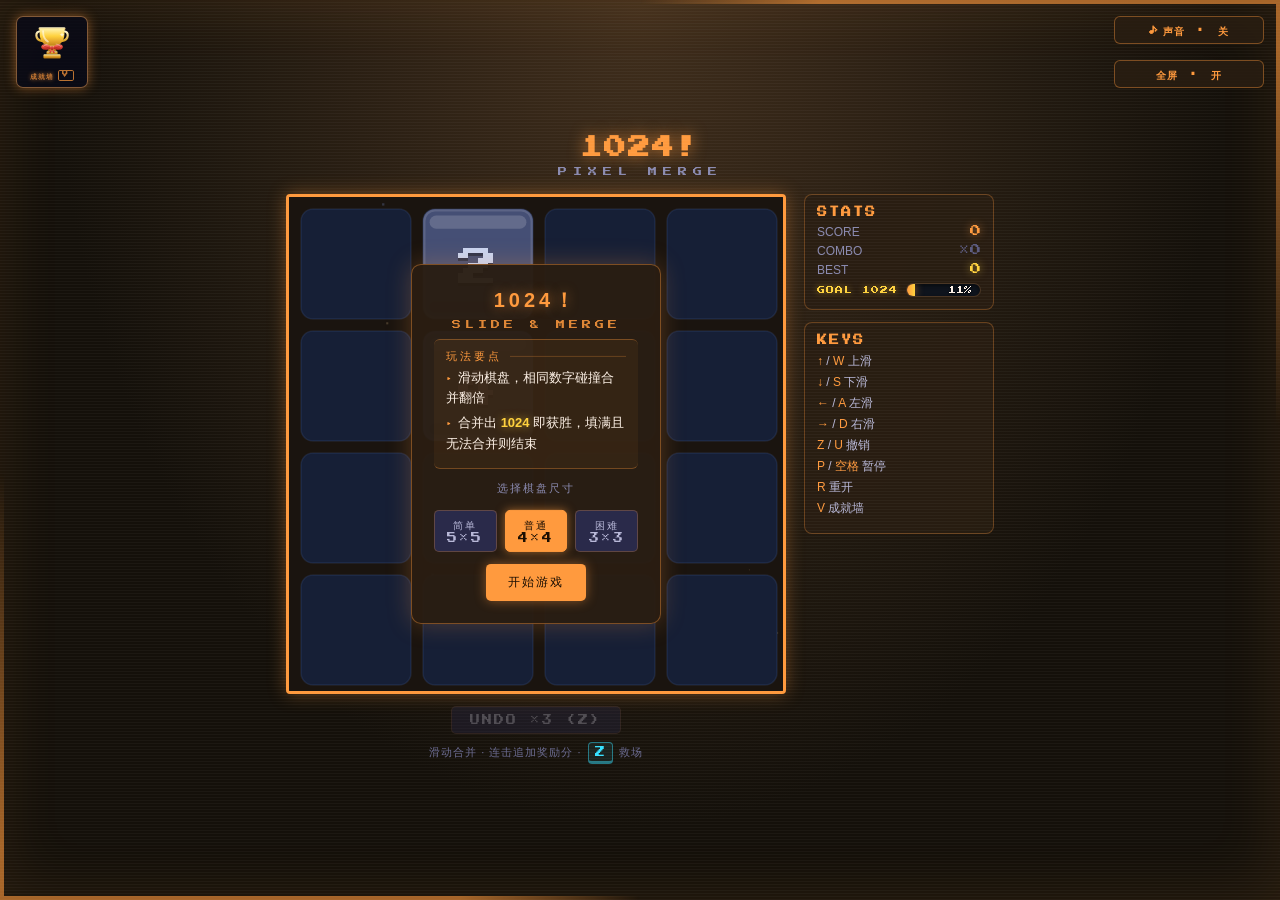
<file: 1024.html>
<!DOCTYPE html>
<!-- ==================================================================
     1024! 数字合并游戏页
     结构：左上角成就墙入口 → 右上角固定按钮（音效开关 / 全屏）→ 标题 →
          主布局（左列游戏容器：500×500 画布 + 开始/胜利/暂停/结束四块遮罩 +
          撤销按钮行；右侧信息栏：STATS 记分面板（分数/连击/最高分/目标进度）+
          KEYS 键位说明栏）
     脚本：audio.js 公共音效库 / fx.js 全局特效库（成就解锁烟花）/ fullscreen.js 全屏控制 /
          gamepad.js 手柄支持公共库 / 1024.js 游戏逻辑 /
          ach-trigger.css + ach-trigger.js 金杯成就墙触发器（点击等效按 V 开合成就墙）
     ================================================================== -->
<html lang="zh-CN">
<head>
    <meta charset="UTF-8">
    <meta name="viewport" content="width=device-width, initial-scale=1.0">
    <title>1024! - 像素街机厅</title>
    <link href="https://fonts.googleapis.com/css2?family=Press+Start+2P&display=swap" rel="stylesheet">
    <!-- 成就墙·金杯触发器共享样式 -->
    <link rel="stylesheet" href="ach-trigger.css?v=20261118-2">
    <style>
        /* ---------- 主题变量：底色 / 面板 / 橙金粉蓝绿霓虹 / 文字 ---------- */
        :root {
            --bg: #14100a;
            --panel: rgba(42, 30, 18, 0.96);
            --neon-orange: #ff9a3e;
            --neon-gold: #ffd23e;
            --neon-pink: #ff3ea5;
            --neon-blue: #35e0ff;
            --neon-green: #39ff6a;
            --text: #fff3e8;
        /* ---- 成就墙皮肤主题映射（Wave2 收编）：本页仅留取值行，规则本体统一在 ach-trigger.css 收编层，取值与原页内皮肤逐字一致 ---- */
        --ach-accent: 255, 154, 62; /* 主题色 RGB 三元组：面板描边/辉光、关闭键、脚注、副标题 */
        --ach-sec: 255, 154, 62; /* 次主题色 RGB 三元组：计数文本 */
        --ach-wall-bg: rgba(10, 6, 2, 0.72); /* 遮罩底色 */
        --ach-panel-grad: linear-gradient(160deg, rgba(36, 23, 8, 0.80) 0%, rgba(23, 16, 8, 0.80) 55%, rgba(26, 18, 8, 0.80) 100%); /* 面板渐变底 */
        --ach-panel-glow: rgba(255, 154, 62, 0.22); /* 面板外辉光段 */
        --ach-desc-c: #a89078; /* 卡片描述文字 */
        --ach-meta-c: #8a7a66; /* 进度区元信息文字 */
        --ach-locked-c: #8a7a6a; /* 未解锁卡片名称 */
        --ach-unlock-desc-c: #c4a888; /* 已解锁卡片描述 */
        --ach-bar-grad: linear-gradient(90deg, #ff9a3e, #ffd23e); /* 总进度条渐变 */
        --ach-prog-grad: linear-gradient(90deg, #ff9a3e, #ffd23e); /* 卡片进度条渐变 */
        --ach-unlock-prog-grad: linear-gradient(90deg, #ffd23e, #ff3ea5); /* 已解锁卡片进度条渐变 */
        --ach-toast-grad: linear-gradient(120deg, rgba(42, 28, 12, 0.95), rgba(24, 16, 10, 0.95)); /* toast 渐变底 */
        /* ---- 稀有度四档徽章配色（RGB 三元组，与卡片描边/toast 左缘同源）：普通=主题橙灰调、稀有/史诗=页内霓虹、传说=页内金 ---- */
        --ach-chip-common: 212, 190, 168; /* 普通档：主题橙降饱和灰调 */
        --ach-chip-rare: 53, 224, 255; /* 稀有档：页内霓虹青 */
        --ach-chip-epic: 255, 62, 165; /* 史诗档：页内霓虹粉 */
        --ach-chip-legend: 255, 210, 62; /* 传说档：页内金色 */
        }
        /* html 画布底色随主题：全屏切换瞬间 overflow 切换 + 合成层重建触发重新光栅化，会间歇性闪现画布默认白底（视口底部白条根因），画布底色变暗后不可见 */
        html { background: var(--bg); }

        /* ---------- 基础布局：全屏垂直居中 ---------- */
        * { box-sizing: border-box; }
        body {
            user-select: none; /* 全局禁止文本选取：鼠标拖动不再框选界面文字、不触发浏览器选中搜索 */
            -webkit-user-select: none;
            min-height: 100vh;
            display: flex;
            flex-direction: column;
            align-items: center;
            justify-content: center;
            margin: 0;
            background: radial-gradient(ellipse at 50% 0%, #402e1c 0%, var(--bg) 65%);
            font-family: 'Microsoft YaHei', sans-serif;
            color: var(--text);
        }
        /* CRT 扫描线氛围 */
        body::before {
            content: '';
            position: fixed;
            inset: 0;
            pointer-events: none;
            background: repeating-linear-gradient(0deg, rgba(255,255,255,0.035) 0 1px, transparent 1px 3px);
        }
        /* 视口边缘氛围灯带：弱于游戏区边框灯带，勾勒屏幕轮廓而不喧宾夺主 */
        body::after {
            content: '';
            position: fixed;
            inset: 0;
            pointer-events: none;
            transform: translateZ(0); /* 独立合成层：edgeFlow 的 box-shadow 每帧重绘隔离于本层，不再与 hover 重绘叠加波及整页引发闪屏 */
            box-shadow: inset 0 0 64px rgba(255, 154, 62, 0.10);
            animation: edgeFlow 8s ease-in-out infinite;
        }
        /* 边缘灯带流光：橙 → 粉 → 蓝循环（与画布灯带同节奏、低亮度） */
        @keyframes edgeFlow {
            0%, 100% { box-shadow: inset 0 0 64px rgba(255, 154, 62, 0.10); }
            33% { box-shadow: inset 0 0 64px rgba(255, 62, 165, 0.11); }
            66% { box-shadow: inset 0 0 64px rgba(53, 224, 255, 0.11); }
        }
        /* ---------- 视口四周环绕光带：主题色霓虹流光绕屏幕边缘匀速巡游 ---------- */
        #edgeBeam {
            position: fixed;
            inset: 0;
            z-index: 6; /* 置于暗角之上、左上角成就墙入口与右上角按钮(10)之下：不挡操作 */
            pointer-events: none;
            padding: 4px; /* 光带厚度 */
            /* 遮罩挖空内容区：仅保留 padding 形成的四周环形带 */
            -webkit-mask: linear-gradient(#000 0 0) content-box, linear-gradient(#000 0 0);
            -webkit-mask-composite: xor;
            mask: linear-gradient(#000 0 0) content-box, linear-gradient(#000 0 0);
            mask-composite: exclude;
            overflow: hidden;
        }
        /* 旋转光束：超大锥形渐变绕视口中心自转，两道主题色光带对置接力 */
        #edgeBeam::before {
            content: '';
            position: absolute;
            left: 50%;
            top: 50%;
            width: 142vmax; /* √2×视口较长边：内切圆恰好覆盖视口对角线，纹理面积较 200vmax 减半，降低全屏显存压力 */
            height: 142vmax;
            margin: -71vmax 0 0 -71vmax; /* 中心对齐视口中心 */
            will-change: transform; /* 常驻合成层：避免超大纹理被反复驱逐/重建引发闪屏 */
            background: conic-gradient(
                transparent 0deg,
                var(--neon-orange) 22deg, var(--neon-orange) 58deg, transparent 88deg,
                transparent 180deg,
                var(--neon-orange) 202deg, var(--neon-orange) 238deg, transparent 268deg);
            opacity: 0.6; /* 亮度弱于机台边框灯带，氛围不喧宾夺主 */
            animation: beamOrbit 10s linear infinite;
        }
        /* 光束匀速自转一周：形成光带沿四边连续巡游的观感 */
        @keyframes beamOrbit {
            to { transform: rotate(1turn); }
        }
        /* 音效开关按钮（固定右上角，橙色随 1024 页主题，覆盖全局 button 主题底色） */
        .sound-toggle {
            position: fixed;
            top: 16px;
            right: 16px;
            z-index: 10;
            margin-top: 0;
            width: 150px;
            padding: 8px 0;
            text-align: center;
            line-height: 1;
            font-family: 'Press Start 2P', monospace;
            font-size: 10px;
            font-weight: 700;
            letter-spacing: 1px;
            color: var(--neon-orange);
            background: rgba(42, 30, 18, 0.85);
            border: 1px solid rgba(255, 154, 62, 0.4);
            border-radius: 6px;
            box-shadow: none;
        }
        .sound-toggle:hover {
            background: rgba(255, 154, 62, 0.12);
            filter: none;
            box-shadow: 0 0 12px rgba(255, 154, 62, 0.5);
        }
        /* 全屏按钮（固定右上角音效开关下方，橙色随 1024 页主题，覆盖全局 button 主题底色） */
        .fs-toggle {
            position: fixed;
            top: 60px;
            right: 16px;
            z-index: 10;
            margin-top: 0;
            width: 150px;
            padding: 8px 0;
            text-align: center;
            line-height: 1;
            font-family: 'Press Start 2P', monospace;
            font-size: 10px;
            font-weight: 700;
            letter-spacing: 1px;
            color: var(--neon-orange);
            background: rgba(42, 30, 18, 0.85);
            border: 1px solid rgba(255, 154, 62, 0.4);
            border-radius: 6px;
            box-shadow: none;
        }
        .fs-toggle:hover {
            background: rgba(255, 154, 62, 0.12);
            filter: none;
            box-shadow: 0 0 12px rgba(255, 154, 62, 0.5);
        }
        /* ---------- 标题：1024! 橙色霓虹（辉光呼吸） ---------- */
        h1.title {
            font-family: 'Press Start 2P', monospace;
            font-size: 22px;
            letter-spacing: 2px;
            color: var(--neon-orange);
            text-shadow: 0 0 16px rgba(255, 154, 62, 0.7);
            margin: 0 0 8px;
            animation: titleBreath 3s ease-in-out infinite;
        }
        /* 标题辉光呼吸：橙金交替起伏 */
        @keyframes titleBreath {
            0%, 100% { text-shadow: 0 0 16px rgba(255, 154, 62, 0.7); }
            50% { text-shadow: 0 0 28px rgba(255, 154, 62, 0.9), 0 0 40px rgba(255, 210, 62, 0.45); }
        }
        /* 标题副标题：像素小字点缀 */
        .subtitle {
            margin: 0 0 18px;
            font-family: 'Press Start 2P', monospace;
            font-size: 9px;
            letter-spacing: 6px;
            color: #8a8ab0;
        }
        /* ---------- 主布局：左侧游戏列（画布 + 遮罩 + 撤销行）+ 右侧信息栏（STATS / KEYS） ---------- */
        .layout {
            display: flex;
            gap: 18px;
            align-items: flex-start; /* 侧栏顶边与游戏区外框顶边对齐，底边按内容自然收尾 */
        }
        /* ---------- 游戏容器（遮罩层相对其定位） ---------- */
        #gameContainer { position: relative; }
        /* 记分数值：inline-block 才能受 transform 缩放影响（score-pop 动画依赖），由侧栏 STATS 面板承载 */
        .hud-value {
            display: inline-block;
            font-size: 11px;
            color: var(--text);
        }
        #score {
            color: var(--neon-orange);
            text-shadow: 0 0 8px rgba(255, 154, 62, 0.6);
        }
        /* 得分跳动：分数变化时由 1024.js 重挂 .score-pop 触发 */
        .score-pop { animation: scorePop 0.18s ease-out; }
        @keyframes scorePop {
            0% { transform: scale(1); }
            40% { transform: scale(1.35); }
            100% { transform: scale(1); }
        }
        #best { color: var(--neon-gold); text-shadow: 0 0 8px rgba(255, 210, 62, 0.6); }
        /* 连击数值：待机灰暗，×2 起点亮粉色发光（1024.js 切换 .combo-lit） */
        #combo {
            color: #5a5a7e;
            text-shadow: none;
            transition: color 0.2s, text-shadow 0.2s;
        }
        #combo.combo-lit {
            color: var(--neon-pink);
            text-shadow: 0 0 10px rgba(255, 62, 165, 0.7);
        }
        /* ---------- 1024 目标进度条：随最大方块 log2 比例推进（置于侧栏 STATS 面板底部） ---------- */
        .goal-row {
            display: flex;
            align-items: center;
            gap: 8px;
            width: 100%;
            margin: 6px 0 0;
            font-family: 'Press Start 2P', monospace;
        }
        .goal-label {
            font-size: 8px;
            letter-spacing: 1px;
            color: var(--neon-gold);
            text-shadow: 0 0 6px rgba(255, 210, 62, 0.5);
            white-space: nowrap;
        }
        .goal-bar {
            position: relative;
            flex: 1;
            height: 14px;
            background: rgba(13, 20, 32, 0.9);
            border: 1px solid rgba(255, 154, 62, 0.25);
            border-radius: 7px;
            overflow: hidden;
            box-shadow: inset 0 2px 4px rgba(0, 0, 0, 0.5);
        }
        /* 进度填充：橙金渐变，宽度由 1024.js 按当前最大方块推进 */
        #goalFill {
            height: 100%;
            width: 0%;
            background: linear-gradient(90deg, var(--neon-orange), var(--neon-gold));
            box-shadow: 0 0 8px rgba(255, 154, 62, 0.5);
            transition: width 0.35s ease-out;
        }
        /* 达成目标：切换金绿循环闪光 */
        #goalFill.goal-done {
            background: linear-gradient(90deg, var(--neon-gold), var(--neon-green));
            animation: goalDone 1.2s ease-in-out infinite;
        }
        @keyframes goalDone {
            0%, 100% { box-shadow: 0 0 8px rgba(255, 210, 62, 0.6); }
            50% { box-shadow: 0 0 18px rgba(57, 255, 106, 0.8); }
        }
        /* 进度文本：叠在条内右侧（百分比或 MAX 标记） */
        #goalText {
            position: absolute;
            right: 8px;
            top: 50%;
            transform: translateY(-50%);
            font-size: 8px;
            color: var(--text);
            text-shadow: 0 1px 2px rgba(0, 0, 0, 0.8);
        }
        /* 游戏主画布：500×500，橙色霓虹边框 + 三色流光循环 */
        #gameCanvas {
            display: block;
            /* 显式锁定 CSS 显示尺寸：1024.js 的 DPR 适配会把 width 属性放大为 CSS 尺寸×devicePixelRatio，
               若无此规则画布显示尺寸会跟随属性被撑大（布局爆裂），锁定后属性仅代表物理分辨率 */
            width: 500px;
            height: 500px;
            touch-action: none; /* 画布区域禁用浏览器手势，滑动全部交给游戏处理 */
            -webkit-user-select: none; /* Safari 旧版需前缀，与其余各页画布规则保持成对（tests/check.py 检查项 7 守护） */
            user-select: none;
            border: 3px solid var(--neon-orange);
            border-radius: 4px;
            background-color: #1a140f;
            box-shadow: 0 0 18px rgba(255, 154, 62, 0.35), inset 0 0 30px rgba(255, 154, 62, 0.06);
            animation: canvasFlow 8s ease-in-out infinite;
        }
        /* 边框流光：主题橙 → 鎏金 → 粉循环（贴合 1024 主题色调，粉色呼应连击炽燃） */
        @keyframes canvasFlow {
            0%, 100% { border-color: var(--neon-orange); box-shadow: 0 0 28px rgba(255, 154, 62, 0.4), inset 0 0 40px rgba(255, 154, 62, 0.08); }
            33% { border-color: var(--neon-gold); box-shadow: 0 0 32px rgba(255, 210, 62, 0.45), inset 0 0 40px rgba(255, 210, 62, 0.08); }
            66% { border-color: var(--neon-pink); box-shadow: 0 0 32px rgba(255, 62, 165, 0.45), inset 0 0 40px rgba(255, 62, 165, 0.08); }
        }
        /* 连击 ≥3：中断流光，切换粉色高亮泛光 */
        #gameCanvas.combo-fire {
            animation: none;
            border-color: var(--neon-pink);
            box-shadow: 0 0 26px rgba(255, 62, 165, 0.55), inset 0 0 30px rgba(255, 62, 165, 0.08);
        }
        /* 连击 ≥5：升级金色炽燃泛光（白热化连击，压制粉色呈现） */
        #gameCanvas.combo-blaze {
            animation: none;
            border-color: var(--neon-orange);
            box-shadow: 0 0 32px rgba(255, 210, 62, 0.6), inset 0 0 34px rgba(255, 210, 62, 0.1);
        }
        /* ---------- 遮罩层：开始 / 胜利 / 暂停 / 结束四块面板，居中覆盖在画布上 ---------- */
        #startScreen, #winScreen, #gameOverScreen, #pauseScreen {
            position: absolute;
            top: 50%;
            left: 50%;
            transform: translate(-50%, -50%);
            text-align: center;
            background-color: var(--panel);
            padding: 22px;
            border-radius: 10px;
            border: 1px solid rgba(255, 154, 62, 0.4);
            box-shadow: 0 0 24px rgba(255, 154, 62, 0.25);
            animation: panelIn 0.3s ease-out; /* 面板入场：display 切换时自动重播 */
        }
        /* 面板入场动画：从略小略上位置淡入落定 */
        @keyframes panelIn {
            from { opacity: 0; transform: translate(-50%, -46%) scale(0.92); }
            to { opacity: 1; transform: translate(-50%, -50%) scale(1); }
        }
        /* 遮罩标题：主题橙色 + 霓虹光晕（胜利标题 .win-title 金色不受影响） */
        h2 { margin: 0 0 10px; font-size: 20px; letter-spacing: 4px; color: var(--neon-orange); text-shadow: 0 0 12px rgba(255, 154, 62, 0.6); }
        /* 胜利标题：金色霓虹 */
        .win-title {
            color: var(--neon-gold);
            text-shadow: 0 0 14px rgba(255, 210, 62, 0.7);
        }
        p { margin: 6px 0; font-size: 14px; color: #b8b8d8; }
        /* ---------- 开始面板美化：英文副题 / 提示信息块 / 尺寸标签 ---------- */
        #startScreen h2 { margin-bottom: 6px; }
        .start-sub {
            margin: 0 0 10px;
            font-family: 'Press Start 2P', monospace;
            font-size: 9px;
            letter-spacing: 4px;
            color: var(--neon-orange);
            opacity: 0.85;
        }
        .start-tips {
            margin: 10px 0 0;
            padding: 9px 12px;
            background: rgba(255, 154, 62, 0.06);
            border-top: 1px solid rgba(255, 154, 62, 0.35);
            border-bottom: 1px solid rgba(255, 154, 62, 0.35);
            border-radius: 6px;
        }
        /* 提示分区标题：主题色小标签 + 右侧延伸线 */
        .start-tips .tips-head {
            display: flex;
            align-items: center;
            gap: 8px;
            margin: 8px 0 4px;
            font-size: 11px;
            letter-spacing: 3px;
            color: var(--neon-orange);
        }
        .start-tips .tips-head:first-child { margin-top: 0; }
        .start-tips .tips-head::after {
            content: "";
            flex: 1;
            height: 1px;
            background: rgba(255, 154, 62, 0.25);
        }
        /* 玩法条目：整行排版，主题色箭头前缀 */
        .start-tips .tips-row {
            margin: 4px 0;
            font-size: 13px;
            line-height: 1.6;
            text-align: left;
        }
        .start-tips .tips-row.rule::before {
            content: "▸";
            margin-right: 6px;
            color: var(--neon-orange);
            font-size: 11px;
        }
        .diff-label {
            margin: 12px 0 0;
            font-size: 11px;
            letter-spacing: 2px;
            color: #8a8ab0;
        }
        #newRecord {
            color: var(--neon-pink);
            font-weight: bold;
            text-shadow: 0 0 10px rgba(255, 62, 165, 0.6);
        }
        /* 结算统计区：结束面板内的本局数据一览（步数/合并次数/最大方块/用时），2×2 网格布局 */
        .run-stats {
            display: grid;
            grid-template-columns: 1fr 1fr;
            gap: 6px 14px;
            margin: 10px 0 0;
            padding: 9px 12px;
            background: rgba(255, 154, 62, 0.06);
            border-top: 1px solid rgba(255, 154, 62, 0.25);
            border-bottom: 1px solid rgba(255, 154, 62, 0.25);
            border-radius: 6px;
        }
        .run-stat {
            display: flex;
            justify-content: space-between;
            align-items: center;
            gap: 8px;
            font-size: 12px;
            text-align: left;
        }
        .run-stat .rs-label { color: #8a8ab0; }
        .run-stat .rs-value {
            font-family: 'Press Start 2P', monospace;
            font-size: 10px;
            color: var(--text);
        }
        /* 全局按钮：开始 / 重新开始等主操作按钮（橙色主题） */
        button {
            padding: 10px 22px;
            font-family: 'Press Start 2P', monospace;
            font-size: 12px;
            cursor: pointer;
            color: #1a0e02;
            background-color: var(--neon-orange);
            border: none;
            border-radius: 5px;
            margin-top: 12px;
            letter-spacing: 2px;
            box-shadow: 0 0 12px rgba(255, 154, 62, 0.45);
            transition: all 0.15s;
        }
        button:hover {
            filter: brightness(1.15);
            box-shadow: 0 0 20px rgba(255, 154, 62, 0.7);
        }
        /* 开始按钮：轻微脉冲吸引点击（仅开始面板主按钮） */
        #startScreen > button { animation: btnPulse 2s ease-in-out infinite; }
        @keyframes btnPulse {
            0%, 100% { box-shadow: 0 0 12px rgba(255, 154, 62, 0.45); }
            50% { box-shadow: 0 0 24px rgba(255, 154, 62, 0.8); }
        }
        /* 次级按钮：深底灰字（胜利面板的"重新开始"） */
        .btn-ghost {
            background-color: #2a2a4a;
            color: #b8b8d8;
            box-shadow: none;
        }
        .btn-ghost:hover {
            background-color: #3a3a5e;
            filter: none;
            box-shadow: none;
        }
        /* 胜利面板按钮行：主次按钮横向排列 */
        .btn-row {
            display: flex;
            gap: 10px;
            justify-content: center;
            margin-top: 12px;
        }
        .btn-row button { margin-top: 0; }
        /* 难度选择按钮行（开始面板内）：深底灰字，选中项橙色高亮 */
        .difficulty-select {
            display: flex;
            gap: 8px;
            justify-content: center;
            margin-top: 14px;
        }
        .difficulty-btn {
            padding: 8px 10px;
            font-size: 10px;
            color: #b8b8d8;
            background-color: #2a2a4a;
            border: 1px solid rgba(255, 154, 62, 0.25);
            border-radius: 5px;
            margin-top: 0;
            box-shadow: none;
        }
        .difficulty-btn:hover {
            background-color: #3a3a5e;
            filter: none;
            box-shadow: none;
        }
        .difficulty-btn.active {
            color: #1a0e02;
            background-color: var(--neon-orange);
            border-color: var(--neon-orange);
            box-shadow: 0 0 10px rgba(255, 154, 62, 0.55);
        }
        /* 左列纵向容器：包住画布容器与撤销按钮行，遮罩正对画布居中，全屏缩放目标 .layout 顶边即画布顶边 */
        .game-col {
            display: flex;
            flex-direction: column;
        }
        /* 撤销按钮行：画布下方居中，幽灵按钮样式（全屏时随 .layout 一起缩放） */
        .ctrl-row {
            display: flex;
            justify-content: center;
            margin-top: 12px;
        }
        .ctrl-btn {
            margin-top: 0;
            padding: 8px 18px;
            font-size: 10px;
            color: #b8b8d8;
            background-color: #2a2a4a;
            border: 1px solid rgba(255, 154, 62, 0.25);
            border-radius: 5px;
            box-shadow: none;
        }
        .ctrl-btn:hover {
            background-color: #3a3a5e;
            filter: none;
            box-shadow: none;
        }
        .ctrl-btn:disabled {
            opacity: 0.35;
            cursor: default;
        }
        .ctrl-btn:disabled:hover {
            background-color: #2a2a4a;
        }
        /* 操作提示行：画布下方氛围小字 */
        .ctrl-hint {
            margin: 8px 0 0;
            text-align: center;
            font-size: 11px;
            color: #6a6a90;
            letter-spacing: 1px;
        }
        /* ---------- 「每日挑战」徽章：金色呼吸脉冲（reduced-motion 静止） ---------- */
        .daily-tag {
            color: #ffd23e;
            text-shadow: 0 0 6px rgba(255, 210, 62, 0.6);
            animation: dailyPulse 1.6s ease-in-out infinite;
        }
        @keyframes dailyPulse {
            0%, 100% { opacity: 1; }
            50% { opacity: 0.55; }
        }
        @media (prefers-reduced-motion: reduce) {
            .daily-tag { animation: none; }
        }
        /* ---------- 键帽提示：说明文字中的按键胶囊 ---------- */
        kbd {
            display: inline-block;
            padding: 2px 6px;
            font-family: 'Press Start 2P', 'Microsoft YaHei', monospace;
            font-size: 10px;
            color: var(--neon-blue);
            background: rgba(53, 224, 255, 0.08);
            border: 1px solid rgba(53, 224, 255, 0.45);
            border-bottom-width: 3px; /* 下缘加厚，立体键帽感 */
            border-radius: 4px;
            line-height: 1.4;
            margin: 0 2px;
            vertical-align: middle;
        }
        /* 说明文字中的目标数字高亮 */
        .goal-num {
            color: var(--neon-gold);
            font-weight: bold;
            text-shadow: 0 0 8px rgba(255, 210, 62, 0.6);
        }
        /* ---------- 右侧信息栏：STATS 记分面板 + KEYS 键位面板（仿俄罗斯方块页版式，橙色主题） ---------- */
        .side-panel {
            display: flex;
            flex-direction: column;
            gap: 12px;
            width: 190px;
        }
        .panel-box {
            background: rgba(42, 30, 18, 0.85);
            border: 1px solid rgba(255, 154, 62, 0.3);
            border-radius: 8px;
            padding: 12px;
        }
        .panel-box h3 {
            margin: 0 0 8px;
            font-family: 'Press Start 2P', monospace;
            font-size: 10px;
            color: var(--neon-orange);
            letter-spacing: 2px;
        }
        .stat-row {
            display: flex;
            justify-content: space-between;
            align-items: center;
            margin: 5px 0;
            font-size: 12px;
        }
        .stat-row .label { color: #8a8ab0; }
        .stat-row .value { font-family: 'Press Start 2P', monospace; }
        /* 显式补回 hidden 属性的隐藏：上面的 display:flex 会反超 UA 样式表的 [hidden] 规则，
           漏补会令「每日挑战」徽章在当日达成后仍常显 */
        #dailyBadge[hidden] { display: none; }
        .keys p { margin: 4px 0; font-size: 12px; color: #b8b8d8; }
        .keys b { color: var(--neon-orange); font-weight: normal; }
        /* 触屏点击优化：按钮/链接启用 manipulation，消除双击缩放判定带来的点击延迟 */
        button, a { touch-action: manipulation; }
    </style>
</head>
<body>
    <!-- 视口四周环绕光带：主题色霓虹流光沿屏幕边缘循环巡游 -->
    <div id="edgeBeam" aria-hidden="true"></div>
    <!-- 固定按钮区：成就墙入口（左上）+ 音效开关 / 全屏切换（右上） -->
    <!-- 成就墙·金杯触发器（全站统一开墙键 V 的可视化入口）：点击等效按 V 开合本游戏成就墙 -->
    <button class="achWallTrigger awt-fixed" type="button" style="--awt-h: var(--neon-orange)" title="成就墙（快捷键 V）">
        <span class="awt-caption"><span class="awt-label">成就墙</span><span class="awt-key">V</span></span>
    </button>
    <button id="soundToggle" class="sound-toggle" type="button" title="单击：静音/恢复（快捷键 M）&#10;长按 / 右键：音量设置">♪ 声音 · 关</button>
    <button id="fullscreenToggle" class="fs-toggle" title="切换全屏（快捷键 F）">全屏 · 开</button>
    <h1 class="title">1024!</h1>
    <p class="subtitle">PIXEL MERGE</p>
    <div class="layout">
        <!-- 左列：画布容器（遮罩正对画布居中）+ 画布下方控制行 -->
        <div class="game-col">
            <div id="gameContainer">
                <!-- 游戏主画布：500×500，1024.js 在其上绘制棋盘与数字方块 -->
                <canvas id="gameCanvas" width="500" height="500"></canvas>
                <!-- 开始遮罩：默认显示，含操作说明、难度选择与开始按钮 -->
                <div id="startScreen">
                    <h2>1024！</h2>
                    <p class="start-sub">SLIDE &amp; MERGE</p>
                    <div class="start-tips">
                        <div class="tips-head">玩法要点</div>
                        <div class="tips-row rule">滑动棋盘，相同数字碰撞合并翻倍</div>
                        <div class="tips-row rule">合并出 <span class="goal-num">1024</span> 即获胜，填满且无法合并则结束</div>
                    </div>
                    <p class="diff-label">选择棋盘尺寸</p>
                    <!-- 难度选择：切换棋盘尺寸，选中即重铺预览棋盘 -->
                    <div class="difficulty-select">
                        <button class="difficulty-btn" data-diff="easy">简单 5×5</button>
                        <button class="difficulty-btn active" data-diff="normal">普通 4×4</button>
                        <button class="difficulty-btn" data-diff="hard">困难 3×3</button>
                    </div>
                    <button id="startBtn">开始游戏</button>
                </div>
                <!-- 胜利遮罩：首次合并出 1024 时弹出，可继续挑战更高分 -->
                <div id="winScreen" style="display: none;">
                    <h2 class="win-title">达成 1024！</h2>
                    <p>当前分数: <span id="winScore">0</span></p>
                    <div class="btn-row">
                        <button id="continueBtn">继续挑战</button>
                        <button id="winRestartBtn" class="btn-ghost">重新开始</button>
                    </div>
                </div>
                <!-- 结束遮罩：棋盘填满且无可合并时显示最终分数与新纪录标记 -->
                <div id="gameOverScreen" style="display: none;">
                    <h2>游戏结束</h2>
                    <p>最终分数: <span id="finalScore">0</span></p>
                    <p id="newRecord" style="display: none;">新纪录！</p>
                    <!-- 本局统计：步数 / 合并次数 / 最大方块 / 用时（1024.js 结算时填充，仅本局有效不持久化） -->
                    <div class="run-stats">
                        <div class="run-stat"><span class="rs-label">步数</span><span class="rs-value" id="statMoves">0</span></div>
                        <div class="run-stat"><span class="rs-label">合并</span><span class="rs-value" id="statMerges">0</span></div>
                        <div class="run-stat"><span class="rs-label">最大方块</span><span class="rs-value" id="statMaxTile">0</span></div>
                        <div class="run-stat"><span class="rs-label">用时</span><span class="rs-value" id="statTime">00:00</span></div>
                    </div>
                    <button id="overRestartBtn">重新开始</button>
                </div>
                <!-- 暂停遮罩：P / 空格手动暂停或切窗失焦自动暂停时显示，再按暂停键继续 -->
                <div id="pauseScreen" style="display: none;">
                    <h2>已暂停</h2>
                    <p>按 <b>P</b> / <b>空格</b> 键继续</p>
                </div>
            </div>
            <!-- 控制行：撤销按钮（剩余次数随难度不同，结束后仍可救回死局） -->
            <div class="ctrl-row">
                <button id="undoBtn" class="ctrl-btn">UNDO ×3 (Z)</button>
            </div>
            <p class="ctrl-hint">滑动合并 · 连击追加奖励分 · <kbd data-code="KeyZ">Z</kbd> 救场<span id="restoreNote" style="display: none;"> · 已恢复上次进度</span></p>
        </div>
        <!-- 侧边信息栏：STATS 记分面板（分数/连击/最高分与目标进度，1024.js 按 id 实时刷新）+ KEYS 键位面板 -->
        <div class="side-panel">
            <div class="panel-box">
                <h3>STATS</h3>
                <div class="stat-row"><span class="label">SCORE</span><span class="value hud-value" id="score">0</span></div>
                <div class="stat-row"><span class="label">COMBO</span><span class="value hud-value" id="combo">×0</span></div>
                <div class="stat-row"><span class="label">BEST</span><span class="value hud-value" id="best">0</span></div>
                <!-- 「每日挑战」徽章：当日未达成 1024 时的新开局点亮（1024.js 控制 hidden） -->
                <div class="stat-row" id="dailyBadge" hidden><span class="label">EVENT</span><span class="value hud-value daily-tag">每日挑战</span></div>
                <!-- 1024 目标进度条：随棋盘最大方块 log2 比例推进，达成后显示 MAX 标记 -->
                <div class="goal-row">
                    <span class="goal-label">GOAL 1024</span>
                    <div class="goal-bar">
                        <div id="goalFill"></div>
                        <span id="goalText">0%</span>
                    </div>
                </div>
            </div>
            <div class="panel-box keys">
                <h3>KEYS</h3>
                <p><b data-code="ArrowUp">↑</b> / <b data-code="KeyW">W</b> 上滑</p>
                <p><b data-code="ArrowDown">↓</b> / <b data-code="KeyS">S</b> 下滑</p>
                <p><b data-code="ArrowLeft">←</b> / <b data-code="KeyA">A</b> 左滑</p>
                <p><b data-code="ArrowRight">→</b> / <b data-code="KeyD">D</b> 右滑</p>
                <p><b data-code="KeyZ">Z</b> / <b data-code="KeyU">U</b> 撤销</p>
                <p><b data-code="KeyP">P</b> / <b data-code="Space">空格</b> 暂停</p>
                <p><b data-code="KeyR">R</b> 重开</p>
                <p><b data-code="KeyV">V</b> 成就墙</p>
            </div>
        </div>
    </div>
    <!-- ===================== 成就墙：DOM 全屏覆盖层（V/Esc 开合，打开时游戏逻辑冻结） ===================== -->
    <div id="achWall" hidden></div>
    <!-- 脚本加载顺序：arcade-common.js(Arcade 统一守卫/存档) → audio.js(SFX) fx.js(FX) → fullscreen.js(FS，仅供本页全屏按钮使用) → ach-common.js(共享成就系统，成就墙开合/解锁/存档迁移由此驱动) → snap-common.js(进度快照公共库) → pause-common.js(共享暂停引擎) → gamepad.js(GP) → ach-trigger.js → 1024.js 游戏逻辑（依赖 audio.js 的 SFX 与 fx.js 的 FX） -->
    <script src="arcade-common.js?v=20261126-1"></script>
    <script src="audio.js?v=20261125-1"></script>
    <script src="fx.js?v=20261126-1"></script>
    <script src="fullscreen.js?v=20261126-1"></script>
    <script src="ach-common.js?v=20261126-2"></script>
    <script src="snap-common.js?v=20261126-1"></script>
    <script src="pause-common.js?v=20261125-1"></script>
    <script src="audio-1024.js?v=20261126-1"></script>
    <!-- 手柄支持公共库：Gamepad API 轮询 → 边沿触发合成键盘事件，游戏键位零改动获得手柄支持 -->
    <script src="gamepad.js?v=20261120-2"></script>
    <script src="ach-trigger.js?v=20261126-1"></script>
    <script src="1024.js?v=20261126-3"></script>
</body>
</html>
</file>
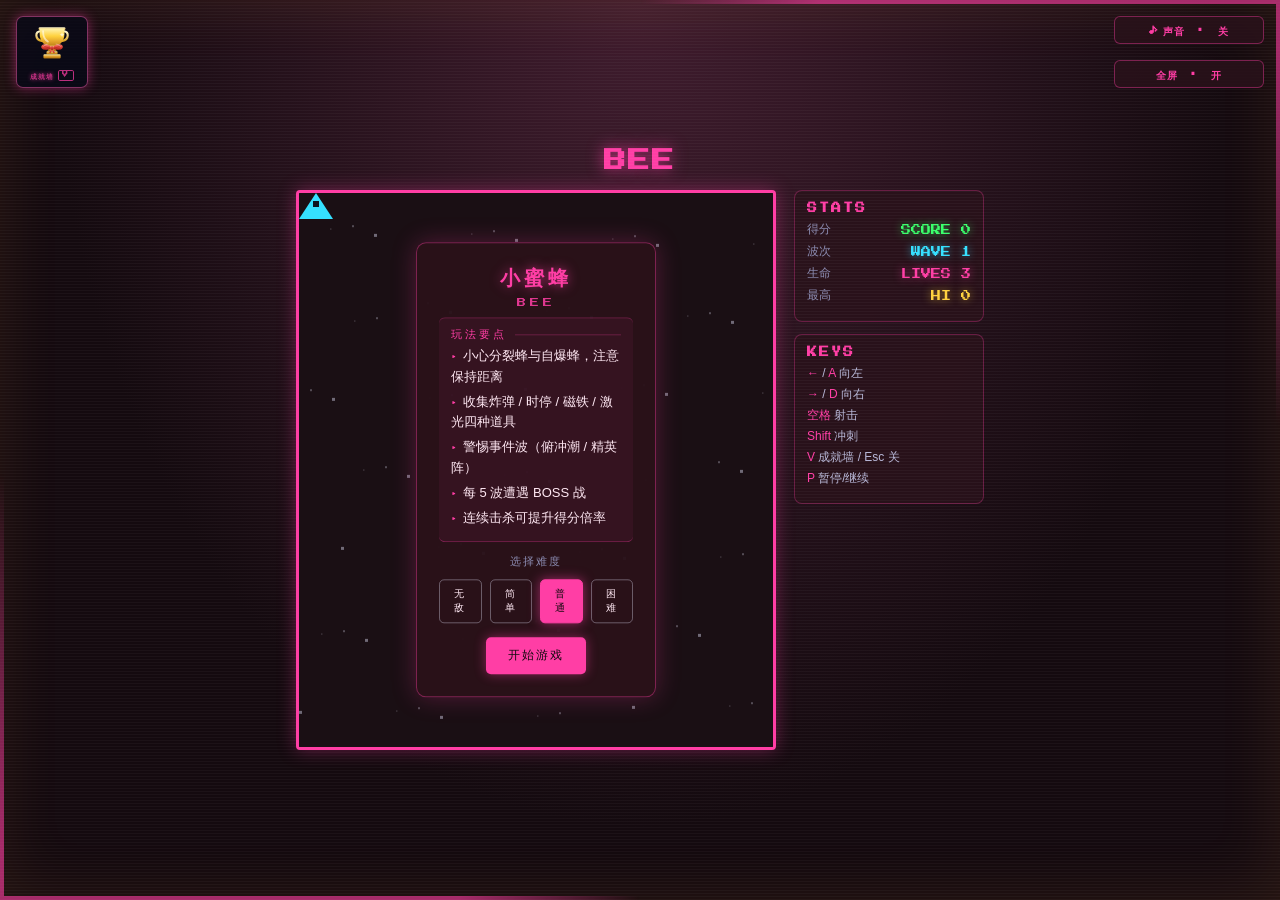
<file: bee.html>
<!DOCTYPE html>
<!-- ==================================================================
     小蜜蜂游戏页（固定射击）
     结构：左上角成就墙入口 → 右上角音效开关/全屏切换 → 标题 →
          主布局（左侧游戏容器：480×560 画布 + 开始/结束/暂停三块遮罩 +
          右侧 STATS 记分面板 + KEYS 键位说明栏）
     玩法：蜂群横移下压 + 随机俯冲 + 精英蜂 + 每 5 波 Boss 战；
          特殊蜂种（分裂蜂/自爆蜂）+ 事件波（俯冲潮/精英阵）；
          道具 7 种（火力/护盾/1UP/炸弹/时停/磁铁/激光）；
          冲刺闪避（Shift，短暂无敌）+ 成就墙（V 开 / Esc 关）；
          连击倍率计分；粒子/震动/顿帧反馈；
          四档难度选择（无敌/简单/普通/困难，localStorage 持久化）
     脚本：arcade-common.js 安全存储公共库 / audio.js 公共音效库 / fx.js 全局特效库 / fullscreen.js 全屏控制 /
          ach-common.js 共享成就系统 / snap-common.js 进度快照管线 / pause-common.js 共享暂停逻辑 /
          audio-bee.js 小蜜蜂音效包 / gamepad.js 手柄支持 / bee.js 游戏逻辑
     共享：ach-trigger.css / ach-trigger.js 金杯成就墙触发器（点击等效按 V 开合成就墙）
     ================================================================== -->
<html lang="zh-CN">
<head>
    <meta charset="UTF-8">
    <meta name="viewport" content="width=device-width, initial-scale=1.0">
    <title>小蜜蜂 - 像素街机厅</title>
    <link href="https://fonts.googleapis.com/css2?family=Press+Start+2P&display=swap" rel="stylesheet">
    <!-- 成就墙·金杯触发器共享样式 -->
    <link rel="stylesheet" href="ach-trigger.css?v=20261118-2">
    <style>
        /* ---------- 主题变量：底色 / 面板 / 霓虹色 / 文字 ---------- */
        :root {
            --bg: #140a0f;
            --panel: rgba(42, 18, 26, 0.96);
            --neon-green: #39ff6a;
            --neon-pink: #ff3ea5;
            --neon-blue: #35e0ff;
            --neon-yellow: #ffd23e;
            --text: #ffe8f3;
        /* ---- 成就墙皮肤主题映射（Wave2 收编）：本页仅留取值行，规则本体统一在 ach-trigger.css 收编层，取值与原页内皮肤逐字一致 ---- */
        --ach-accent: 255, 62, 165; /* 主题色 RGB 三元组：面板描边/辉光、关闭键、脚注、副标题 */
        --ach-wall-bg: rgba(12, 7, 10, 0.78); /* 遮罩底色 */
        --ach-panel-grad: linear-gradient(160deg, rgba(40, 17, 28, 0.80), rgba(24, 10, 16, 0.80)); /* 面板渐变底 */
        --ach-panel-glow: 0 0 40px rgba(255, 62, 165, 0.25); /* 面板外辉光段 */
        --ach-desc-c: rgba(255, 232, 243, 0.55); /* 卡片描述文字 */
        --ach-meta-c: rgba(255, 232, 243, 0.45); /* 进度区元信息文字 */
        --ach-bar-grad: linear-gradient(90deg, #ffd23e, #ff9a3e); /* 总进度条渐变 */
        --ach-prog-grad: linear-gradient(90deg, #35e0ff, #ff3ea5); /* 卡片进度条渐变 */
        --ach-toast-grad: linear-gradient(120deg, rgba(40, 17, 28, 0.95), rgba(24, 10, 16, 0.95)); /* toast 渐变底 */
        /* ---- 稀有度四档徽章配色（RGB 三元组，与卡片描边/toast 左缘同源）：取值与收编前页内徽章块逐字一致 ---- */
        --ach-chip-common: 185, 168, 176; /* 普通档：主题粉降饱和灰调（原页内值） */
        --ach-chip-rare: 53, 224, 255; /* 稀有档：页内霓虹青（原页内值） */
        --ach-chip-epic: 255, 98, 216; /* 史诗档：主题粉亮化（原页内值） */
        --ach-chip-legend: 255, 210, 62; /* 传说档：页内金色 */
        }
        /* html 画布底色随主题：全屏切换瞬间 overflow 切换 + 合成层重建触发重新光栅化，会间歇性闪现画布默认白底（视口底部白条根因），画布底色变暗后不可见 */
        html { background: var(--bg); }

        /* ---------- 基础布局：全屏垂直居中 ---------- */
        * { box-sizing: border-box; }
        body {
            user-select: none; /* 全局禁止文本选取：鼠标拖动不再框选界面文字、不触发浏览器选中搜索 */
            -webkit-user-select: none;
            min-height: 100vh;
            display: flex;
            flex-direction: column;
            align-items: center;
            justify-content: center;
            margin: 0;
            background: radial-gradient(ellipse at 50% 0%, #401c2e 0%, var(--bg) 65%);
            font-family: 'Microsoft YaHei', sans-serif;
            color: var(--text);
        }
        /* CRT 扫描线氛围 */
        body::before {
            content: '';
            position: fixed;
            inset: 0;
            pointer-events: none;
            background: repeating-linear-gradient(0deg, rgba(255,255,255,0.035) 0 1px, transparent 1px 3px);
        }
        /* 视口边缘氛围灯带：弱于游戏区边框灯带，勾勒屏幕轮廓而不喧宾夺主 */
        body::after {
            content: '';
            position: fixed;
            inset: 0;
            pointer-events: none;
            transform: translateZ(0); /* 独立合成层：edgeFlow 的 box-shadow 每帧重绘隔离于本层，不再与 hover 重绘叠加波及整页引发闪屏 */
            box-shadow: inset 0 0 64px rgba(255, 154, 62, 0.10);
            animation: edgeFlow 8s ease-in-out infinite;
        }
        /* 边缘灯带流光：橙 → 粉 → 蓝循环（与画布灯带同节奏、低亮度） */
        @keyframes edgeFlow {
            0%, 100% { box-shadow: inset 0 0 64px rgba(255, 154, 62, 0.10); }
            33% { box-shadow: inset 0 0 64px rgba(255, 62, 165, 0.11); }
            66% { box-shadow: inset 0 0 64px rgba(53, 224, 255, 0.11); }
        }
        /* ---------- 视口四周环绕光带：主题色霓虹流光绕屏幕边缘匀速巡游 ---------- */
        #edgeBeam {
            position: fixed;
            inset: 0;
            z-index: 6; /* 置于暗角之上、左上角成就墙入口与右上角按钮(10)之下：不挡操作 */
            pointer-events: none;
            padding: 4px; /* 光带厚度 */
            /* 遮罩挖空内容区：仅保留 padding 形成的四周环形带 */
            -webkit-mask: linear-gradient(#000 0 0) content-box, linear-gradient(#000 0 0);
            -webkit-mask-composite: xor;
            mask: linear-gradient(#000 0 0) content-box, linear-gradient(#000 0 0);
            mask-composite: exclude;
            overflow: hidden;
        }
        /* 旋转光束：超大锥形渐变绕视口中心自转，两道主题色光带对置接力 */
        #edgeBeam::before {
            content: '';
            position: absolute;
            left: 50%;
            top: 50%;
            width: 142vmax; /* √2×视口较长边：内切圆恰好覆盖视口对角线，纹理面积较 200vmax 减半，降低全屏显存压力 */
            height: 142vmax;
            margin: -71vmax 0 0 -71vmax; /* 中心对齐视口中心 */
            will-change: transform; /* 常驻合成层：避免超大纹理被反复驱逐/重建引发闪屏 */
            background: conic-gradient(
                transparent 0deg,
                var(--neon-pink) 22deg, var(--neon-pink) 58deg, transparent 88deg,
                transparent 180deg,
                var(--neon-pink) 202deg, var(--neon-pink) 238deg, transparent 268deg);
            opacity: 0.6; /* 亮度弱于机台边框灯带，氛围不喧宾夺主 */
            animation: beamOrbit 10s linear infinite;
        }
        /* 光束匀速自转一周：形成光带沿四边连续巡游的观感 */
        @keyframes beamOrbit {
            to { transform: rotate(1turn); }
        }
        /* ---------- 音效开关按钮（固定右上角，粉色随蜜蜂页主题、对齐大厅卡片霓虹色，覆盖全局 button 主题底色） ---------- */
        .sound-toggle {
            position: fixed;
            top: 16px;
            right: 16px;
            z-index: 10;
            margin-top: 0;
            width: 150px;
            padding: 8px 0;
            text-align: center;
            line-height: 1;
            font-family: 'Press Start 2P', monospace;
            font-size: 10px;
            font-weight: 700;
            letter-spacing: 1px;
            color: var(--neon-pink);
            background: rgba(42, 18, 26, 0.85);
            border: 1px solid rgba(255, 62, 165, 0.4);
            border-radius: 6px;
            box-shadow: none;
        }
        .sound-toggle:hover {
            background: rgba(255, 62, 165, 0.12);
            filter: none;
            box-shadow: 0 0 12px rgba(255, 62, 165, 0.5);
        }
        /* ---------- 全屏切换按钮（固定右上，音效开关下方，粉色随蜜蜂页主题） ---------- */
        .fs-toggle {
            position: fixed;
            top: 60px;
            right: 16px;
            z-index: 10;
            margin-top: 0;
            width: 150px;
            padding: 8px 0;
            text-align: center;
            line-height: 1;
            font-family: 'Press Start 2P', monospace;
            font-size: 10px;
            font-weight: 700;
            letter-spacing: 1px;
            color: var(--neon-pink);
            background: rgba(42, 18, 26, 0.85);
            border: 1px solid rgba(255, 62, 165, 0.4);
            border-radius: 6px;
            box-shadow: none;
        }
        .fs-toggle:hover {
            background: rgba(255, 62, 165, 0.12);
            filter: none;
            box-shadow: 0 0 12px rgba(255, 62, 165, 0.5);
        }
        /* ---------- 标题：BEE 粉色霓虹 ---------- */
        h1.title {
            font-family: 'Press Start 2P', monospace;
            font-size: 22px;
            letter-spacing: 2px;
            color: var(--neon-pink);
            text-shadow: 0 0 16px rgba(255, 62, 165, 0.7);
            margin: 0 0 18px;
        }
        /* ---------- 主布局：左侧游戏容器 + 右侧 STATS/KEYS 侧栏 ---------- */
        .layout {
            display: flex;
            gap: 18px;
            align-items: flex-start; /* 侧栏顶边与游戏区外框顶边对齐，底边按内容自然收尾 */
        }
        /* ---------- 游戏容器（遮罩层相对其定位） ---------- */
        #gameContainer { position: relative; }
        /* 记分文字颜色：分数绿 / 波次蓝 / 生命粉 / 最高分黄（文字由右侧 STATS 面板承载） */
        #score { color: var(--neon-green); text-shadow: 0 0 8px rgba(57, 255, 106, 0.6); }
        #wave { color: var(--neon-blue); text-shadow: 0 0 8px rgba(53, 224, 255, 0.6); }
        #lives { color: var(--neon-pink); text-shadow: 0 0 8px rgba(255, 62, 165, 0.6); }
        #highScore { color: var(--neon-yellow); text-shadow: 0 0 8px rgba(255, 210, 62, 0.6); }
        /* 游戏主画布：480×560，粉色霓虹边框与内外光晕 */
        #gameCanvas {
            display: block;
            /* 禁用浏览器手势（页面滚动/双击缩放）：触屏拖拽转向全部交给画布 pointer 通道处理 */
            touch-action: none;
            /* 固定 CSS 逻辑尺寸：DPR 适配会放大画布物理分辨率（width/height 属性），
               锁定显示尺寸保证布局恒为 480×560，clientWidth/Height 恒等于逻辑坐标 */
            width: 480px;
            height: 560px;
            border: 3px solid var(--neon-pink);
            border-radius: 4px;
            background-color: #1a0f14;
            box-shadow: 0 0 18px rgba(255, 62, 165, 0.35), inset 0 0 30px rgba(255, 62, 165, 0.06);
            /* 边框灯带：与 1024 机台同款三色流光循环 */
            animation: canvasFlow 8s ease-in-out infinite;
        }
        /* 边框流光灯带：主题粉 → 蜜橙 → 紫罗兰循环（贴合蜂群射击主题色调） */
        @keyframes canvasFlow {
            0%, 100% { border-color: #ff3ea5; box-shadow: 0 0 28px rgba(255, 62, 165, 0.4), inset 0 0 40px rgba(255, 62, 165, 0.08); }
            33% { border-color: #ff9a3e; box-shadow: 0 0 32px rgba(255, 154, 62, 0.45), inset 0 0 40px rgba(255, 154, 62, 0.08); }
            66% { border-color: #c17bff; box-shadow: 0 0 32px rgba(193, 123, 255, 0.45), inset 0 0 40px rgba(193, 123, 255, 0.08); }
        }
        /* 结算评级徽章：大字 + 分级配色（S 金 / A 绿 / B 蓝 / C 灰），动画风格参照华容道 rankPop；
           结算面板弹出时徽章从小放大带回弹（gameOverScreen 由 display:none 切换显示，
           CSS 动画随之自动从头重播，无需 JS 触发） */
        @keyframes rankPop {
            0% { transform: scale(0.2); opacity: 0; }
            60% { transform: scale(1.15); opacity: 1; }
            100% { transform: scale(1); opacity: 1; }
        }
        .rank-badge {
            font-size: 40px;
            line-height: 1;
            margin: 8px 0 2px;
            font-weight: bold;
            animation: rankPop 0.45s cubic-bezier(0.34, 1.56, 0.64, 1) both;
        }
        /* S 级徽章专属：金色光晕呼吸 + 轻微缩放脉动（蜂王级荣耀感，弹入动画结束后无缝接管） */
        @keyframes rankShine {
            0%, 100% { text-shadow: 0 0 14px rgba(255, 210, 62, 0.7), 0 0 30px rgba(255, 62, 165, 0.3); transform: scale(1); }
            50% { text-shadow: 0 0 22px rgba(255, 230, 130, 1), 0 0 44px rgba(255, 62, 165, 0.55); transform: scale(1.06); }
        }
        .rank-s {
            color: #ffd23e;
            text-shadow: 0 0 18px rgba(255, 210, 62, 0.8);
            /* 显式合并弹入 + 呼吸两段动画：否则此处 animation 声明会覆盖 .rank-badge 的 rankPop */
            animation: rankPop 0.45s cubic-bezier(0.34, 1.56, 0.64, 1) both, rankShine 1.6s ease-in-out 0.5s infinite;
        }
        .rank-a { color: #39ff6a; text-shadow: 0 0 14px rgba(57, 255, 106, 0.7); }
        .rank-b { color: #35e0ff; text-shadow: 0 0 14px rgba(53, 224, 255, 0.7); }
        .rank-c { color: #b9a8b0; text-shadow: 0 0 10px rgba(185, 168, 176, 0.5); }
        /* 减弱动态效果：系统开启"减弱动态效果"时评级徽章跳过弹入/呼吸动画，
           直接静态展示（与 JS 侧 FX.prefersReduced 的粒子降级策略保持一致） */
        @media (prefers-reduced-motion: reduce) {
            .rank-badge, .rank-s { animation: none; }
        }
        /* ---------- 难度选择：开始画面按钮组（覆盖全局按钮粉色主题） ---------- */
        .diff-label {
            margin: 12px 0 0;
            font-size: 11px;
            letter-spacing: 2px;
            color: #8a8ab0;
        }
        .difficulty-row {
            display: flex;
            justify-content: center;
            gap: 8px;
            margin: 10px 0 2px;
        }
        .diff-btn {
            margin-top: 0;
            padding: 7px 12px;
            font-size: 10px;
            color: var(--text);
            background: transparent;
            border: 1px solid rgba(232, 232, 255, 0.35);
            border-radius: 5px;
            letter-spacing: 2px;
            box-shadow: none;
        }
        .diff-btn:hover {
            background: rgba(232, 232, 255, 0.1);
            filter: none;
            box-shadow: none;
        }
        /* 选中态：粉底黑字 + 霓虹描边光晕，与主按钮主题呼应 */
        .diff-btn.selected {
            color: #140a0f;
            background: var(--neon-pink);
            border-color: var(--neon-pink);
            box-shadow: 0 0 12px rgba(255, 62, 165, 0.55);
        }
        /* ---------- 遮罩层：开始 / 结束 / 暂停三块面板，居中覆盖在画布上 ---------- */
        #startScreen, #gameOverScreen, #pauseScreen {
            position: absolute;
            top: 50%;
            left: 50%;
            transform: translate(-50%, -50%);
            text-align: center;
            background-color: var(--panel);
            padding: 22px;
            border-radius: 10px;
            border: 1px solid rgba(255, 62, 165, 0.4);
            box-shadow: 0 0 24px rgba(255, 62, 165, 0.25);
            animation: panelIn 0.3s ease-out; /* 面板入场：display 切换时自动重播 */
        }
        /* 面板入场动画：从略小略上位置淡入落定 */
        @keyframes panelIn {
            from { opacity: 0; transform: translate(-50%, -46%) scale(0.92); }
            to { opacity: 1; transform: translate(-50%, -50%) scale(1); }
        }
        /* 遮罩标题：主题粉色 + 霓虹光晕 */
        h2 { margin: 0 0 10px; font-size: 20px; letter-spacing: 4px; color: var(--neon-pink); text-shadow: 0 0 12px rgba(255, 62, 165, 0.6); }
        p { margin: 6px 0; font-size: 14px; color: #b8b8d8; }
        /* ---------- 开始面板美化：英文副题 / 提示信息块（难度标签样式见上方 .diff-label） ---------- */
        #startScreen h2 { margin-bottom: 6px; }
        .start-sub {
            margin: 0 0 10px;
            font-family: 'Press Start 2P', monospace;
            font-size: 9px;
            letter-spacing: 4px;
            color: var(--neon-pink);
            opacity: 0.85;
        }
        .start-tips {
            margin: 10px 0 0;
            padding: 9px 12px;
            background: rgba(255, 62, 165, 0.06);
            border-top: 1px solid rgba(255, 62, 165, 0.35);
            border-bottom: 1px solid rgba(255, 62, 165, 0.35);
            border-radius: 6px;
        }
        /* 提示分区标题：主题色小标签 + 右侧延伸线 */
        .start-tips .tips-head {
            display: flex;
            align-items: center;
            gap: 8px;
            margin: 8px 0 4px;
            font-size: 11px;
            letter-spacing: 3px;
            color: var(--neon-pink);
        }
        .start-tips .tips-head:first-child { margin-top: 0; }
        .start-tips .tips-head::after {
            content: "";
            flex: 1;
            height: 1px;
            background: rgba(255, 62, 165, 0.25);
        }
        /* 玩法条目：整行排版，主题色箭头前缀 */
        .start-tips .tips-row {
            margin: 4px 0;
            font-size: 13px;
            line-height: 1.6;
            text-align: left;
        }
        .start-tips .tips-row.rule::before {
            content: "▸";
            margin-right: 6px;
            color: var(--neon-pink);
            font-size: 11px;
        }
        #newRecord {
            color: var(--neon-pink);
            font-weight: bold;
            text-shadow: 0 0 10px rgba(255, 62, 165, 0.6);
        }
        /* 全局按钮：开始 / 重新开始等主操作按钮（粉色主题） */
        button {
            padding: 10px 22px;
            font-family: 'Press Start 2P', monospace;
            font-size: 12px;
            cursor: pointer;
            color: #140a0f;
            background-color: var(--neon-pink);
            border: none;
            border-radius: 5px;
            margin-top: 12px;
            letter-spacing: 2px;
            box-shadow: 0 0 12px rgba(255, 62, 165, 0.45);
            transition: all 0.15s;
        }
        button:hover {
            filter: brightness(1.15);
            box-shadow: 0 0 20px rgba(255, 62, 165, 0.7);
        }
        /* ---------- 右侧侧栏：STATS 记分框 + KEYS 键位框（KEYS 仿俄罗斯方块页，粉色主题） ---------- */
        .side-panel {
            display: flex;
            flex-direction: column;
            gap: 12px;
            width: 190px;
        }
        .panel-box {
            background: rgba(42, 18, 26, 0.85);
            border: 1px solid rgba(255, 62, 165, 0.3);
            border-radius: 8px;
            padding: 12px;
        }
        .panel-box h3 {
            margin: 0 0 8px;
            font-family: 'Press Start 2P', monospace;
            font-size: 10px;
            color: var(--neon-pink);
            letter-spacing: 2px;
        }
        .stat-row {
            display: flex;
            justify-content: space-between;
            align-items: center;
            margin: 5px 0;
            font-size: 12px;
        }
        .stat-row .label { color: #8a8ab0; }
        .stat-row .value {
            font-family: 'Press Start 2P', monospace;
            font-size: 10px;
        }
        .keys p { margin: 4px 0; font-size: 12px; color: #b8b8d8; }
        .keys b { color: var(--neon-pink); font-weight: normal; }
        /* ===================== 成就墙（共享库 ach-common.js 驱动，bee 粉金皮肤） ===================== */
        /* 遮罩：全屏半透明黑底 + 毛玻璃，flex 居中成就面板；z-20 压过全部游戏 UI（光带 6 / 固定按钮 10） */
        #achWall {
            position: fixed;
            inset: 0;
            z-index: 20;
            display: flex;
            align-items: center;
            justify-content: center;
            padding: 18px;
            background: rgba(12, 7, 10, 0.78);
            -webkit-backdrop-filter: blur(4px);
            backdrop-filter: blur(4px);
        }
        /* 成就面板：粉金主题渐变底 + 霓虹描边，纵向 flex（头部 / 总进度 / 卡片网格） */
        .ach-panel {
            display: flex;
            flex-direction: column;
            width: min(720px, 94vw);
            max-height: 86vh;
            overflow: hidden;
            /* 玻璃质感：半透明底 + 磨砂模糊（呼应大厅卡片玻璃拟态），白缘顶光 + 霓虹描边辉光 */
            background: linear-gradient(160deg, rgba(40, 17, 28, 0.80), rgba(24, 10, 16, 0.80));
            border: 1px solid rgba(255, 62, 165, 0.35);
            border-radius: 14px;
            -webkit-backdrop-filter: blur(14px);
            backdrop-filter: blur(14px);
            box-shadow: inset 0 1px 0 rgba(255, 255, 255, 0.10), 0 0 40px rgba(255, 62, 165, 0.25), inset 0 0 60px rgba(0, 0, 0, 0.5);
            animation: achPanelIn 0.28s ease-out;
        }
        /* 面板入场：略小淡入落定 */
        @keyframes achPanelIn {
            from { opacity: 0; transform: scale(0.94); }
            to { opacity: 1; transform: scale(1); }
        }
        /* 面板头部：标题 + 已解锁计数 + 关闭按钮 */
        .ach-head {
            display: flex;
            align-items: center;
            justify-content: space-between;
            gap: 12px;
            padding: 14px 18px 10px;
            border-bottom: 1px solid rgba(255, 62, 165, 0.25);
        }
        .ach-title {
            font-family: 'Press Start 2P', 'Microsoft YaHei', monospace;
            font-size: 13px;
            letter-spacing: 2px;
            color: var(--neon-yellow);
            text-shadow: 0 0 12px rgba(255, 210, 62, 0.6);
        }
        .ach-count {
            font-size: 11px;
            letter-spacing: 1px;
            color: #d0a0bc;
        }
        /* 关闭按钮：暗底描边小按钮，悬停泛粉光 */
        .ach-close {
            width: 30px;
            height: 30px;
            padding: 0;
            margin: 0;
            font-size: 16px;
            line-height: 1;
            color: #d8b0c4;
            background: rgba(255, 62, 165, 0.08);
            border: 1px solid rgba(255, 62, 165, 0.35);
            border-radius: 6px;
            box-shadow: none;
        }
        .ach-close:hover {
            background: rgba(255, 62, 165, 0.2);
            filter: none;
            box-shadow: 0 0 10px rgba(255, 62, 165, 0.5);
        }
        /* 总进度条：解锁占比一览（金色→蜜橙渐变，与画布流光同色系） */
        .ach-progress { padding: 10px 18px 0; }
        .ach-bar {
            height: 6px;
            overflow: hidden;
            background: rgba(255, 255, 255, 0.08);
            border-radius: 3px;
        }
        .ach-bar-fill {
            height: 100%;
            width: 0;
            background: linear-gradient(90deg, #ffd23e, #ff9a3e);
            box-shadow: 0 0 8px rgba(255, 210, 62, 0.6);
            transition: width 0.35s ease-out;
        }
        /* 卡片网格：自适应多列，超出面板高度时滚动 */
        .ach-grid {
            flex: 1;
            display: grid;
            grid-template-columns: repeat(auto-fill, minmax(200px, 1fr));
            gap: 10px;
            padding: 14px 18px 18px;
            overflow-y: auto;
        }
        /* 成就卡片：图标 + 名称/稀有度/描述/分类 + 进度条 */
        .ach-card {
            position: relative; /* 悬停光泽带 ::after 与右上角稀有度徽章的定位基准 */
            display: flex;
            gap: 10px;
            align-items: flex-start;
            padding: 10px 12px;
            /* 玻璃卡片：白质渐变底 + 顶缘高光（与大厅卡片玻璃拟态同源）；overflow:hidden 裁切光泽带 */
            background: linear-gradient(165deg, rgba(255, 255, 255, 0.10), rgba(255, 255, 255, 0.04));
            border: 1px solid rgba(255, 62, 165, 0.28);
            border-radius: 10px;
            overflow: hidden;
            transition: border-color 0.2s, box-shadow 0.2s;
            /* 卡片入场：共享库按索引写入 --i，逐张错峰浮现（减弱动态时在下方媒体查询关闭） */
            animation: achCardIn 0.45s ease-out backwards;
            animation-delay: calc(var(--i, 0) * 60ms);
        }
        /* 玻璃光泽扫过：悬停时斜向高光带掠过（achShine 独立命名，避开大厅卡片 shine） */
        .ach-card::after {
            content: '';
            position: absolute;
            top: 0;
            bottom: 0;
            left: 0;
            width: 34%;
            background: linear-gradient(105deg, transparent, rgba(255, 255, 255, 0.18), transparent);
            transform: translateX(-160%) skewX(-16deg);
            pointer-events: none;
        }
        .ach-card:hover::after { animation: achShine 0.9s ease-out; }
        @keyframes achShine {
            to { transform: translateX(430%) skewX(-16deg); }
        }
        /* 未解锁：图标置灰、名字减淡，暗示"待解锁" */
        .ach-card.locked .ach-name { color: rgba(255, 232, 243, 0.5); }
        .ach-icon { position: relative; flex-shrink: 0; font-size: 24px; line-height: 1.2; }
        /* 锁形小徽标：未解锁卡挂在图标右下角（共享库规范结构） */
        .ach-icon .ach-lock { position: absolute; right: -7px; bottom: -4px; font-size: 12px; opacity: 0.55; }
        .ach-name {
            /* 留出右上角稀有度徽章的位置（共享库把徽章绝对定位在卡片右上角） */
            margin-right: 52px;
            font-size: 13px;
            font-weight: bold;
            color: var(--text);
        }
        .ach-desc {
            /* 共享库以 <p> 渲染：margin 归零防浏览器默认外边距破坏卡片节奏 */
            margin: 4px 0 0;
            font-size: 11px;
            line-height: 1.5;
            color: rgba(255, 232, 243, 0.55);
        }
        /* 卡片进度条：共享库把轨道并入 .ach-prog（旧版 .ach-prog-bar 层级已取消），解锁后拉满；
           元信息行左"当前/目标"右"分类·达成日期"（.ach-prog-meta 替代旧 .ach-prog-text） */
        .ach-prog {
            margin-top: 6px;
            height: 4px;
            overflow: hidden;
            background: rgba(255, 255, 255, 0.08);
            border-radius: 2px;
        }
        .ach-prog-fill {
            height: 100%;
            width: 0;
            background: linear-gradient(90deg, #35e0ff, #ff3ea5);
            transition: width 0.3s ease-out;
        }
        .ach-prog-meta {
            display: flex;
            justify-content: space-between;
            gap: 8px;
            margin-top: 2px;
            font-size: 9px;
            color: rgba(255, 232, 243, 0.45);
        }
        /* 已解锁卡片：边框/辉光按稀有度点亮（共享库规范类名 .rarity-*） */
        .ach-card.unlocked.rarity-common { border-color: rgba(185, 168, 176, 0.55); box-shadow: 0 0 8px rgba(185, 168, 176, 0.18); }
        .ach-card.unlocked.rarity-rare { border-color: rgba(53, 224, 255, 0.55); box-shadow: 0 0 10px rgba(53, 224, 255, 0.22); }
        .ach-card.unlocked.rarity-epic { border-color: rgba(255, 98, 216, 0.55); box-shadow: 0 0 12px rgba(255, 98, 216, 0.25); }
        .ach-card.unlocked.rarity-legendary { border-color: rgba(255, 210, 62, 0.6); }
        /* 传说卡片：金色光晕呼吸（全站最高荣誉感）；与入场动画接力——脉冲延迟让位逐张错峰入场 */
        @keyframes achLegendPulse {
            0%, 100% { box-shadow: 0 0 10px rgba(255, 210, 62, 0.25); }
            50% { box-shadow: 0 0 20px rgba(255, 210, 62, 0.5); }
        }
        .ach-card.unlocked.rarity-legendary {
            animation: achCardIn 0.45s ease-out backwards, achLegendPulse 2.2s ease-in-out infinite;
            animation-delay: calc(var(--i, 0) * 60ms), calc(var(--i, 0) * 60ms + 0.6s);
        }
        /* 单条 toast：解锁瞬间从右侧滑入，toastCycle 单动画完成入位-停留-退场全生命周期
           （入场 0.3s + 停留 2.3s + 出场 0.6s = 3.2s，与全站统一）；共享库监听
           animationend(toastCycle) 移除节点（另有 6s 兜底防动画事件丢失），同屏最多 4 条 */
        .ach-toast {
            display: flex;
            gap: 10px;
            align-items: center;
            min-width: 220px;
            max-width: 300px;
            padding: 10px 14px;
            background: linear-gradient(120deg, rgba(40, 17, 28, 0.95), rgba(24, 10, 16, 0.95));
            border: 1px solid rgba(255, 210, 62, 0.5);
            border-radius: 10px;
            box-shadow: 0 0 18px rgba(255, 210, 62, 0.3);
            animation: toastCycle 3.2s ease forwards;
        }
        .ach-toast.rarity-common { border-color: rgba(185, 168, 176, 0.55); box-shadow: 0 0 14px rgba(185, 168, 176, 0.25); }
        .ach-toast.rarity-rare { border-color: rgba(53, 224, 255, 0.6); box-shadow: 0 0 16px rgba(53, 224, 255, 0.3); }
        .ach-toast.rarity-epic { border-color: rgba(255, 98, 216, 0.6); box-shadow: 0 0 18px rgba(255, 98, 216, 0.35); }
        .ach-toast.rarity-legendary { border-color: rgba(255, 210, 62, 0.7); box-shadow: 0 0 22px rgba(255, 210, 62, 0.45); }
        .ach-toast .toast-icon { font-size: 22px; line-height: 1; }
        .ach-toast .toast-body {
            flex: 1;
            min-width: 0;
            display: flex;
            flex-direction: column;
            gap: 2px;
        }
        .ach-toast .toast-cap {
            font-size: 10px;
            letter-spacing: 2px;
            color: var(--neon-yellow);
            text-shadow: 0 0 8px rgba(255, 210, 62, 0.5);
        }
        .ach-toast .toast-name { font-size: 13px; font-weight: bold; color: var(--text); }
        /* toast 完整生命周期：10% 入位、80% 起退场 */
        @keyframes toastCycle {
            0% { opacity: 0; transform: translateX(120%); }
            10%, 80% { opacity: 1; transform: translateX(0); }
            100% { opacity: 0; transform: translateX(120%); }
        }
        /* 卡片入场：自下微沉浮起，配合 --i 逐张错峰 */
        @keyframes achCardIn {
            from { opacity: 0; transform: translateY(10px) scale(0.96); }
            to { opacity: 1; transform: none; }
        }
        /* 窄屏：面板铺满视口、网格降为窄列、toast 贴顶收窄 */
        @media (max-width: 640px) {
            #achWall { padding: 10px; }
            .ach-panel { width: 96vw; max-height: 92vh; }
            .ach-grid { grid-template-columns: repeat(auto-fill, minmax(150px, 1fr)); padding: 12px; }
            .ach-head { padding: 12px 12px 8px; }
            .ach-progress { padding: 8px 12px 0; }
            #achToastStack { top: 90px; right: 10px; left: 10px; } /* 窄屏贴顶收窄：id 选择器压过共享层桌面值（栈元素已无 class，见共享 ach-trigger.css） */
            .ach-toast { max-width: none; }
        }
        /* 减弱动态效果：系统开启时跳过入场/出场/呼吸动画，直接静态展示 */
        @media (prefers-reduced-motion: reduce) {
            .ach-panel, .ach-card, .ach-card::after { animation: none; }
            /* toast 不做动画但保持全程可见，由共享库 6s 兜底移除节点 */
            .ach-toast { animation: none; }
            .ach-bar-fill, .ach-prog-fill { transition: none; }
        }
        /* 触屏点击优化：按钮/链接启用 manipulation，消除双击缩放判定带来的点击延迟 */
        button, a { touch-action: manipulation; }
    </style>
</head>
<body>
    <!-- 视口四周环绕光带：主题色霓虹流光沿屏幕边缘循环巡游 -->
    <div id="edgeBeam" aria-hidden="true"></div>
    <!-- 固定按钮区：成就墙入口（左上）+ 音效开关 / 全屏切换（右上） -->
    <!-- 成就墙·金杯触发器（全站统一开墙键 V 的可视化入口）：点击等效按 V 开合本游戏成就墙 -->
    <button class="achWallTrigger awt-fixed" type="button" style="--awt-h: var(--neon-pink)" title="成就墙（快捷键 V）">
        <span class="awt-caption"><span class="awt-label">成就墙</span><span class="awt-key">V</span></span>
    </button>
    <button id="soundToggle" class="sound-toggle" type="button" title="单击：静音/恢复（快捷键 M）&#10;长按 / 右键：音量设置">♪ 声音 · 关</button>
    <button id="fullscreenToggle" class="fs-toggle" title="切换全屏（快捷键 F）">全屏 · 开</button>
    <h1 class="title">BEE</h1>
    <div class="layout">
        <div id="gameContainer">
            <!-- 游戏主画布：480×560，bee.js 在其上绘制蜂群、飞船、Boss 与子弹 -->
            <canvas id="gameCanvas" width="480" height="560"></canvas>
            <!-- 开始遮罩：默认显示，含操作说明与开始按钮 -->
            <div id="startScreen">
                <h2>小蜜蜂</h2>
                <p class="start-sub">BEE</p>
                <div class="start-tips">
                    <div class="tips-head">玩法要点</div>
                    <div class="tips-row rule">小心分裂蜂与自爆蜂，注意保持距离</div>
                    <div class="tips-row rule">收集炸弹 / 时停 / 磁铁 / 激光四种道具</div>
                    <div class="tips-row rule">警惕事件波（俯冲潮 / 精英阵）</div>
                    <div class="tips-row rule">每 5 波遭遇 BOSS 战</div>
                    <div class="tips-row rule">连续击杀可提升得分倍率</div>
                </div>
                <p class="diff-label">选择难度</p>
                <div class="difficulty-row">
                    <!-- 无敌档：受击与触底均不判负的娱乐难度 -->
                    <button class="diff-btn" data-diff="invincible">无敌</button>
                    <button class="diff-btn" data-diff="easy">简单</button>
                    <button class="diff-btn selected" data-diff="normal">普通</button>
                    <button class="diff-btn" data-diff="hard">困难</button>
                </div>
                <button id="startBtn">开始游戏</button>
            </div>
            <!-- 结束遮罩：显示最终分数/波次/评级与新纪录标记，提供重新开始按钮 -->
            <div id="gameOverScreen" style="display: none;">
                <h2>游戏结束</h2>
                <p>最终分数: <span id="finalScore">0</span></p>
                <p>到达波次: <span id="finalWave">1</span></p>
                <!-- 结算评级徽章：大字评级 + 分级配色（S/A/B/C），弹出时播 rankPop 弹入动画 -->
                <div id="finalRank" class="rank-badge" style="display: none;">C</div>
                <p id="newRecord" style="display: none;">新纪录！</p>
                <button id="againBtn">重新开始</button>
            </div>
            <!-- 暂停遮罩：P 键手动暂停或窗口失焦自动暂停时显示，形态与开始/结束面板一致；
                 bee.js 以 syncPauseOverlay 同步显隐，并按暂停来源切换恢复提示文案 -->
            <div id="pauseScreen" style="display: none;">
                <h2>已暂停</h2>
                <p id="pauseTip">按 P 键或点击继续</p>
                <p id="pauseRestoreTip" style="display: none;">已恢复上次进度</p>
            </div>
        </div>
        <!-- 侧边信息栏：STATS 记分面板（bee.js 按 id 实时刷新）+ KEYS 键位面板 -->
        <div class="side-panel">
            <div class="panel-box">
                <h3>STATS</h3>
                <div class="stat-row"><span class="label">得分</span><span class="value" id="score">SCORE 0</span></div>
                <div class="stat-row"><span class="label">波次</span><span class="value" id="wave">WAVE 1</span></div>
                <div class="stat-row"><span class="label">生命</span><span class="value" id="lives">LIVES 3</span></div>
                <div class="stat-row"><span class="label">最高</span><span class="value" id="highScore">HI 0</span></div>
            </div>
            <div class="panel-box keys">
                <h3>KEYS</h3>
                <p><b data-code="ArrowLeft">←</b> / <b data-code="KeyA">A</b> 向左</p>
                <p><b data-code="ArrowRight">→</b> / <b data-code="KeyD">D</b> 向右</p>
                <p><b data-code="Space">空格</b> 射击</p>
                <p><b data-code="ShiftLeft">Shift</b> 冲刺</p>
                <p><b data-code="KeyV">V</b> 成就墙 / Esc 关</p>
                <p><b data-code="KeyP">P</b> 暂停/继续</p>
            </div>
        </div>
    </div>
    <!-- 成就墙：全屏遮罩 + 面板（头部计数 / 总进度条 / 卡片网格），V 键开关、Esc 或点遮罩关闭；
         卡片网格由共享库 ach-common.js 按规范标记动态填充（bee 页 CSS 提供粉金皮肤） -->
    <div id="achWall" hidden></div>
    <!-- 脚本加载顺序：arcade-common.js(Arcade 统一守卫/存档) → audio.js(SFX) fx.js(FX) → fullscreen.js(FS，仅供本页全屏按钮使用) → ach-common.js(共享成就系统，依赖 SFX/FX) → snap-common.js(进度快照公共库) → pause-common.js(共享暂停引擎) → bee.js 游戏逻辑（依赖 audio.js 的 SFX 与 fx.js 的 FX） -->
    <script src="arcade-common.js?v=20261126-1"></script>
    <script src="audio.js?v=20261125-1"></script>
    <script src="fx.js?v=20261126-1"></script>
    <script src="fullscreen.js?v=20261126-1"></script>
    <script src="ach-common.js?v=20261126-2"></script>
    <script src="snap-common.js?v=20261126-1"></script>
    <script src="pause-common.js?v=20261125-1"></script>
    <script src="audio-bee.js?v=20261125-1"></script>
    <!-- 手柄支持公共库：Gamepad API 轮询 → 边沿触发合成键盘事件，游戏键位零改动获得手柄支持 -->
    <script src="gamepad.js?v=20261120-2"></script>
    <script src="ach-trigger.js?v=20261126-1"></script>
    <script src="bee.js?v=20261126-3"></script>
</body>
</html>
</file>
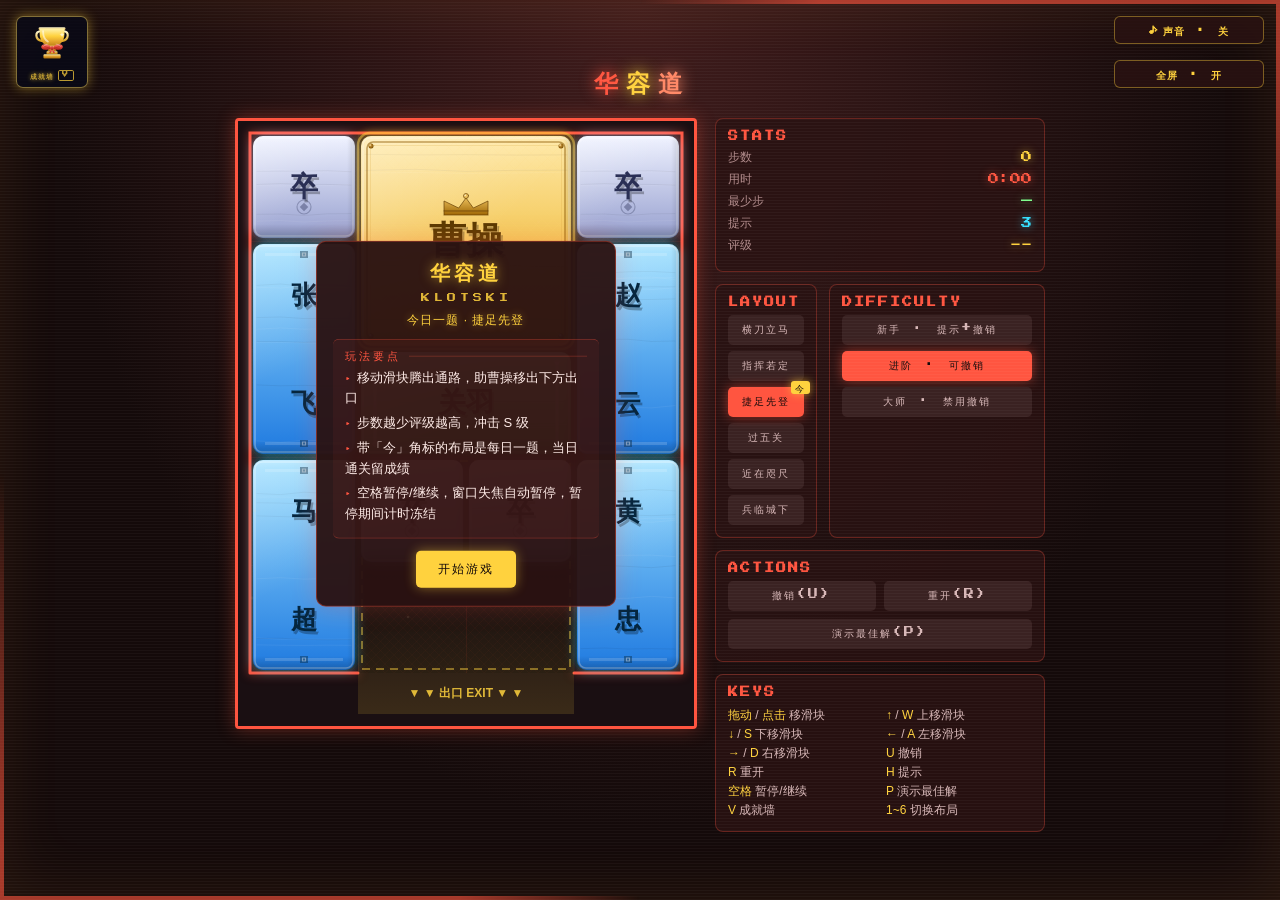
<file: klotski.html>
<!DOCTYPE html>
<!-- ==================================================================
     华容道游戏页
     结构：左上角成就墙入口 → 右上角固定按钮（音效开关 / 全屏）→ 舞台容器 #stage
          （"华容道"彩色标题 + 主布局整体包裹，非全屏时由页尾 fitStage 脚本
          等比缩放至完整落入视口，消除滚动条）→
          主布局（左：456×605 棋盘画布 + 开始/通关/暂停三块遮罩，高度与右侧说明栏上下对齐；右：侧边信息栏
          STATS 步数·用时·最少步纪录·提示次数·最佳评级（侧栏末尾另有 KEYS 键位说明） /
          LAYOUT 六种经典布局切换 /
          DIFFICULTY 三档难度切换（新手·进阶·大师，无"无敌"档；
          H 键提示按难度差异化：新手无限次 / 进阶每局 3 次 / 大师禁用） /
          ACTIONS 撤销·重开·演示最佳解；通关结算含 S/A/B/C 评级徽章：
          步数比率定级 + 提示次数封顶；P 键演示系统：自动复现当前布局 BFS 最佳解
          （格步口径，各布局均可完整通关），通关走庆祝演出但不写纪录与评级）
     暂停体系：空格手动暂停 + 窗口失焦自动暂停（回合制但用时参与评级，暂停冻结计时）
     脚本：audio.js 公共音效库 / fx.js 公共特效库 FX（画布适配/粒子池/烟花/时长统计/键帽高亮） /
          fullscreen.js 全屏控制 / ach-common.js 共享成就系统 Ach / gamepad.js 手柄支持 / klotski.js 游戏逻辑
     触发器：ach-trigger.css + ach-trigger.js 金杯成就墙触发器（点击等效按 V 开合成就墙）
     视听增强：棋子精细纹理（确定性木纹线 / 曹操锦缎菱格+鎏金双线框+渐变铆钉+
          描边王冠+鎏金文字 / 关羽绦带纹 / 武将束带扣 / 兵卒圆环徽章 / 边缘光影 /
          浮雕文字）、悬停微光与手型光标、临门金色四角星迸发 + 墙体红金渐变、
          出口常时呼吸微光、棋盘织锦底纹、舞台浮尘微尘、拖拽落点金色虚影、
          连击里程碑飘字、开局"开演"金字、通关群子错峰欢呼弹跳、
          S 级徽章金色光晕呼吸动画；曹操专属厚重滑音与庄重选中音、破门轰鸣音、
          开局开演号角、换局木质翻牌音、连击递升音、逼近纪录心跳音
     ================================================================== -->
<html lang="zh-CN">
<head>
    <meta charset="UTF-8">
    <meta name="viewport" content="width=device-width, initial-scale=1.0">
    <title>华容道 - 像素街机厅</title>
    <link href="https://fonts.googleapis.com/css2?family=Press+Start+2P&display=swap" rel="stylesheet">
    <!-- 成就墙·金杯触发器共享样式 -->
    <link rel="stylesheet" href="ach-trigger.css?v=20261118-2">
    <style>
        /* ---------- 主题变量：底色 / 面板 / 红·金霓虹 / 文字 ---------- */
        :root {
            --bg: #140a0a;
            --panel: rgba(42, 18, 18, 0.96);
            --neon-red: #ff5540;
            --neon-gold: #ffd23e;
            --neon-blue: #35e0ff;
            --text: #ffece8;
        /* ---- 成就墙皮肤主题映射（Wave2 收编）：本页仅留取值行，规则本体统一在 ach-trigger.css 收编层，取值与原页内皮肤逐字一致 ---- */
        --ach-accent: 255, 85, 64; /* 主题色 RGB 三元组：面板描边/辉光、关闭键、脚注、副标题 */
        --ach-wall-bg: rgba(12, 7, 7, 0.78); /* 遮罩底色 */
        --ach-panel-grad: linear-gradient(160deg, rgba(38, 17, 17, 0.80), rgba(23, 11, 11, 0.80)); /* 面板渐变底 */
        --ach-panel-glow: 0 0 40px rgba(255, 85, 64, 0.25); /* 面板外辉光段 */
        --ach-desc-c: rgba(255, 236, 232, 0.55); /* 卡片描述文字 */
        --ach-meta-c: rgba(255, 236, 232, 0.45); /* 进度区元信息文字 */
        --ach-bar-grad: linear-gradient(90deg, #ffd23e, #ff9a3e); /* 总进度条渐变 */
        --ach-prog-grad: linear-gradient(90deg, #35e0ff, #39ff6a); /* 卡片进度条渐变 */
        --ach-toast-grad: linear-gradient(120deg, rgba(38, 17, 17, 0.95), rgba(23, 11, 11, 0.95)); /* toast 渐变底 */
        /* ---- 稀有度四档徽章配色（RGB 三元组，与卡片描边/toast 左缘同源）：取值与收编前页内徽章块逐字一致 ---- */
        --ach-chip-common: 185, 168, 168; /* 普通档：主题红降饱和灰调（原页内值） */
        --ach-chip-rare: 53, 224, 255; /* 稀有档：页内霓虹青（原页内值） */
        --ach-chip-epic: 255, 98, 216; /* 史诗档：页内定制霓虹粉（原页内值） */
        --ach-chip-legend: 255, 210, 62; /* 传说档：页内金色 */
        }
        /* html 画布底色随主题：全屏切换瞬间 overflow 切换 + 合成层重建触发重新光栅化，会间歇性闪现画布默认白底（视口底部白条根因），画布底色变暗后不可见 */
        html { background: var(--bg); }

        /* ---------- 基础布局：全屏垂直居中 ---------- */
        * { box-sizing: border-box; }
        body {
            user-select: none; /* 全局禁止文本选取：鼠标拖动不再框选界面文字、不触发浏览器选中搜索 */
            -webkit-user-select: none;
            min-height: 100vh;
            display: flex;
            flex-direction: column;
            align-items: center;
            justify-content: center;
            margin: 0;
            background: radial-gradient(ellipse at 50% 0%, #401c1c 0%, var(--bg) 65%);
            font-family: 'Microsoft YaHei', sans-serif;
            color: var(--text);
        }
        /* CRT 扫描线氛围 */
        body::before {
            content: '';
            position: fixed;
            inset: 0;
            pointer-events: none;
            background: repeating-linear-gradient(0deg, rgba(255,255,255,0.035) 0 1px, transparent 1px 3px);
        }
        /* 视口边缘氛围灯带：弱于游戏区边框灯带，勾勒屏幕轮廓而不喧宾夺主 */
        body::after {
            content: '';
            position: fixed;
            inset: 0;
            pointer-events: none;
            transform: translateZ(0); /* 独立合成层：edgeFlow 的 box-shadow 每帧重绘隔离于本层，不再与 hover 重绘叠加波及整页引发闪屏 */
            box-shadow: inset 0 0 64px rgba(255, 154, 62, 0.10);
            animation: edgeFlow 8s ease-in-out infinite;
        }
        /* 边缘灯带流光：橙 → 粉 → 蓝循环（与画布灯带同节奏、低亮度） */
        @keyframes edgeFlow {
            0%, 100% { box-shadow: inset 0 0 64px rgba(255, 154, 62, 0.10); }
            33% { box-shadow: inset 0 0 64px rgba(255, 62, 165, 0.11); }
            66% { box-shadow: inset 0 0 64px rgba(53, 224, 255, 0.11); }
        }
        /* ---------- 视口四周环绕光带：主题色霓虹流光绕屏幕边缘匀速巡游 ---------- */
        #edgeBeam {
            position: fixed;
            inset: 0;
            z-index: 6; /* 置于暗角之上、左上角成就墙入口与右上角按钮(10)之下：不挡操作 */
            pointer-events: none;
            padding: 4px; /* 光带厚度 */
            /* 遮罩挖空内容区：仅保留 padding 形成的四周环形带 */
            -webkit-mask: linear-gradient(#000 0 0) content-box, linear-gradient(#000 0 0);
            -webkit-mask-composite: xor;
            mask: linear-gradient(#000 0 0) content-box, linear-gradient(#000 0 0);
            mask-composite: exclude;
            overflow: hidden;
        }
        /* 旋转光束：超大锥形渐变绕视口中心自转，两道主题色光带对置接力 */
        #edgeBeam::before {
            content: '';
            position: absolute;
            left: 50%;
            top: 50%;
            width: 142vmax; /* √2×视口较长边：内切圆恰好覆盖视口对角线，纹理面积较 200vmax 减半，降低全屏显存压力 */
            height: 142vmax;
            margin: -71vmax 0 0 -71vmax; /* 中心对齐视口中心 */
            will-change: transform; /* 常驻合成层：避免超大纹理被反复驱逐/重建引发闪屏 */
            background: conic-gradient(
                transparent 0deg,
                var(--neon-red) 22deg, var(--neon-red) 58deg, transparent 88deg,
                transparent 180deg,
                var(--neon-red) 202deg, var(--neon-red) 238deg, transparent 268deg);
            opacity: 0.6; /* 亮度弱于机台边框灯带，氛围不喧宾夺主 */
            animation: beamOrbit 10s linear infinite;
        }
        /* 光束匀速自转一周：形成光带沿四边连续巡游的观感 */
        @keyframes beamOrbit {
            to { transform: rotate(1turn); }
        }
        /* 音效开关按钮（固定右上角，覆盖全局 button 主题底色） */
        .sound-toggle {
            position: fixed;
            top: 16px;
            right: 16px;
            z-index: 10;
            margin-top: 0;
            width: 150px;
            padding: 8px 0;
            text-align: center;
            line-height: 1;
            font-family: 'Press Start 2P', monospace;
            font-size: 10px;
            font-weight: 700;
            letter-spacing: 1px;
            color: var(--neon-gold);
            background: rgba(42, 18, 18, 0.85);
            border: 1px solid rgba(255, 210, 62, 0.4);
            border-radius: 6px;
            box-shadow: none;
        }
        .sound-toggle:hover {
            background: rgba(255, 210, 62, 0.12);
            filter: none;
            box-shadow: 0 0 12px rgba(255, 210, 62, 0.5);
        }
        /* 全屏按钮（固定右上角音效开关下方，覆盖全局 button 主题底色） */
        .fs-toggle {
            position: fixed;
            top: 60px;
            right: 16px;
            z-index: 10;
            margin-top: 0;
            width: 150px;
            padding: 8px 0;
            text-align: center;
            line-height: 1;
            font-family: 'Press Start 2P', monospace;
            font-size: 10px;
            font-weight: 700;
            letter-spacing: 1px;
            color: var(--neon-gold);
            background: rgba(42, 18, 18, 0.85);
            border: 1px solid rgba(255, 210, 62, 0.4);
            border-radius: 6px;
            box-shadow: none;
        }
        .fs-toggle:hover {
            background: rgba(255, 210, 62, 0.12);
            filter: none;
            box-shadow: 0 0 12px rgba(255, 210, 62, 0.5);
        }
        /* ---------- 标题：华容道每字彩色霓虹（汉字由雅黑渲染，像素字体不含中文字形） ---------- */
        h1.title {
            font-family: 'Press Start 2P', 'Microsoft YaHei', sans-serif;
            font-size: 24px;
            font-weight: 700;
            letter-spacing: 8px;
            text-indent: 4px; /* 补偿末字后字距的一半（letter-spacing 8px 使文字视觉偏左 4px） */
            text-align: center;
            margin: 0 0 18px;
        }
        /* 每个字带自身颜色的霓虹光晕 */
        h1.title span { text-shadow: 0 0 16px currentColor; }
        /* ---------- 主布局：左侧棋盘容器 + 右侧侧边信息栏 ---------- */
        /* 顶边对齐：侧栏顶边与棋盘外框顶边平齐，底边按内容自然收尾 */
        .layout {
            display: flex;
            gap: 18px;
            align-items: flex-start;
        }
        /* 游戏容器（遮罩层相对其定位）与棋盘画布：456×605，红色霓虹边框 */
        #gameContainer { position: relative; }
        #game {
            display: block;
            /* 固定 CSS 逻辑尺寸：DPR 适配会放大画布物理分辨率（width/height 属性），
               锁定显示尺寸保证布局恒为 456×605，clientWidth/Height 恒等于逻辑坐标 */
            /* 显式改回 content-box：让上行「恒等于逻辑坐标」成真（抵消全局 border-box 与 3px
               边框叠加的 6px 内容区偏差，棋盘绘制幅面重新对称居中） */
            box-sizing: content-box;
            width: 456px;
            height: 605px;
            border: 3px solid var(--neon-red);
            border-radius: 4px;
            background-color: #1a0f12;
            box-shadow: 0 0 18px rgba(255, 85, 64, 0.35), inset 0 0 30px rgba(255, 85, 64, 0.06);
            /* 边框灯带：与 1024 机台同款三色流光循环 */
            animation: canvasFlow 8s ease-in-out infinite;
            /* 触屏拖动滑块时阻止页面滚动/缩放手势干扰 */
            touch-action: none;
        }
        /* 边框流光灯带：主题红 → 鎏金 → 暖橙循环（贴合华容道主题色调） */
        @keyframes canvasFlow {
            0%, 100% { border-color: #ff5540; box-shadow: 0 0 28px rgba(255, 85, 64, 0.4), inset 0 0 40px rgba(255, 85, 64, 0.08); }
            33% { border-color: #ffd23e; box-shadow: 0 0 32px rgba(255, 210, 62, 0.45), inset 0 0 40px rgba(255, 210, 62, 0.08); }
            66% { border-color: #ff9a3e; box-shadow: 0 0 32px rgba(255, 154, 62, 0.45), inset 0 0 40px rgba(255, 154, 62, 0.08); }
        }
        /* ---------- 侧边信息栏 ---------- */
        .side-panel {
            display: flex;
            flex-direction: column;
            gap: 12px;
            width: 330px;
        }
        /* LAYOUT 与 DIFFICULTY 并排：压缩侧栏总高，为末尾逐键键位说明腾出空间；
           宽度按内容非对称分配——LAYOUT 按钮文案仅四字，收窄为内容自适应宽，
           DIFFICULTY 占据剩余全部宽度，保证「新手 · 提示+撤销」等长描述不换行 */
        .options-row {
            display: flex;
            gap: 12px;
        }
        .options-row .panel-box:first-child { flex: 0 0 auto; }
        .options-row .panel-box:last-child { flex: 1; }
        .panel-box {
            background: rgba(42, 18, 18, 0.85);
            border: 1px solid rgba(255, 85, 64, 0.3);
            border-radius: 8px;
            padding: 12px;
        }
        .panel-box h3 {
            margin: 0 0 8px;
            font-family: 'Press Start 2P', monospace;
            font-size: 10px;
            color: var(--neon-red);
            letter-spacing: 2px;
        }
        .stat-row {
            display: flex;
            justify-content: space-between;
            align-items: center;
            margin: 5px 0;
            font-size: 12px;
        }
        .stat-row .label { color: #b08a8a; }
        .stat-row .value {
            font-family: 'Press Start 2P', monospace;
            font-size: 11px;
        }
        #moveVal { color: var(--neon-gold); text-shadow: 0 0 8px rgba(255, 210, 62, 0.6); }
        #timeVal { color: var(--neon-red); text-shadow: 0 0 8px rgba(255, 85, 64, 0.6); }
        #bestVal { color: #7dff8a; text-shadow: 0 0 8px rgba(125, 255, 138, 0.6); }
        #hintVal { color: #35e0ff; text-shadow: 0 0 8px rgba(53, 224, 255, 0.6); }
        #rankVal { color: var(--neon-gold); text-shadow: 0 0 8px rgba(255, 210, 62, 0.6); }
        /* 通关评级徽章：大字 + 分级配色（S 金 / A 绿 / B 蓝 / C 灰）；
           结算面板弹出时徽章从小放大带回弹（winScreen 由 display:none 切换显示，
           CSS 动画随之自动从头重播，无需 JS 触发） */
        @keyframes rankPop {
            0% { transform: scale(0.2); opacity: 0; }
            60% { transform: scale(1.15); opacity: 1; }
            100% { transform: scale(1); opacity: 1; }
        }
        .rank-badge {
            font-size: 44px;
            line-height: 1;
            margin: 10px 0 2px;
            font-weight: bold;
            animation: rankPop 0.45s cubic-bezier(0.34, 1.56, 0.64, 1) both;
        }
        /* S 级徽章专属：金色光晕呼吸 + 轻微缩放脉动（摘星的荣耀感，弹入动画结束后无缝接管） */
        @keyframes rankShine {
            0%, 100% { text-shadow: 0 0 14px rgba(255, 210, 62, 0.7), 0 0 30px rgba(255, 210, 62, 0.35); transform: scale(1); }
            50% { text-shadow: 0 0 22px rgba(255, 230, 130, 1), 0 0 44px rgba(255, 210, 62, 0.6); transform: scale(1.06); }
        }
        .rank-s {
            color: #ffd23e;
            text-shadow: 0 0 18px rgba(255, 210, 62, 0.8);
            /* 显式合并弹入 + 呼吸两段动画：否则此处 animation 声明会覆盖 .rank-badge 的 rankPop */
            animation: rankPop 0.45s cubic-bezier(0.34, 1.56, 0.64, 1) both, rankShine 1.6s ease-in-out 0.5s infinite;
        }
        .rank-a { color: #7dff8a; text-shadow: 0 0 14px rgba(125, 255, 138, 0.7); }
        .rank-b { color: #35e0ff; text-shadow: 0 0 14px rgba(53, 224, 255, 0.7); }
        .rank-c { color: #b9a8a8; text-shadow: 0 0 10px rgba(185, 168, 168, 0.5); }
        /* 减弱动态效果：系统开启"减弱动态效果"时评级徽章跳过弹入/呼吸动画，
           直接静态展示（与 JS 侧 FX.prefersReduced 的粒子降级策略保持一致） */
        @media (prefers-reduced-motion: reduce) {
            .rank-badge, .rank-s { animation: none; }
        }
        #winRankDesc { font-size: 11px; color: #b99a9a; }
        /* KEYS 双列网格：逐键一行拆分后压缩纵向高度，底边按内容自然收尾 */
        .keys {
            display: grid;
            grid-template-columns: 1fr 1fr;
            gap: 2px 12px;
            align-content: start;
        }
        /* 标题 KEYS 跨双列全宽，独占一行，描述内容不与标题同行 */
        .keys h3 { grid-column: 1 / -1; }
        .keys p { margin: 0; font-size: 12px; color: #d8b8b8; }
        .keys b { color: var(--neon-gold); font-weight: normal; }
        /* ---------- 遮罩层：开始 / 胜利 / 暂停三块面板 ---------- */
        #startScreen, #winScreen, #pauseScreen {
            position: absolute;
            top: 50%;
            left: 50%;
            transform: translate(-50%, -50%);
            width: 300px;
            text-align: center;
            background-color: var(--panel);
            padding: 18px 16px;
            border-radius: 10px;
            border: 1px solid rgba(255, 85, 64, 0.4);
            box-shadow: 0 0 24px rgba(255, 85, 64, 0.25);
            animation: panelIn 0.3s ease-out; /* 面板入场：display 切换时自动重播 */
        }
        /* 面板入场动画：从略小略上位置淡入落定 */
        @keyframes panelIn {
            from { opacity: 0; transform: translate(-50%, -46%) scale(0.92); }
            to { opacity: 1; transform: translate(-50%, -50%) scale(1); }
        }
        /* 遮罩标题：金色 + 霓虹光晕 */
        h2 { margin: 0 0 10px; font-size: 20px; letter-spacing: 4px; color: var(--neon-gold); text-shadow: 0 0 12px rgba(255, 210, 62, 0.6); }
        p { margin: 6px 0; font-size: 13px; color: #d8b8b8; }
        /* ---------- 开始面板美化：英文副题 / 提示信息块（红金主题） ---------- */
        #startScreen h2 { margin-bottom: 6px; }
        .start-sub {
            margin: 0 0 10px;
            font-family: 'Press Start 2P', monospace;
            font-size: 9px;
            letter-spacing: 4px;
            color: var(--neon-gold);
            opacity: 0.85;
        }
        .start-tips {
            margin: 10px 0 0;
            padding: 9px 12px;
            background: rgba(255, 85, 64, 0.06);
            border-top: 1px solid rgba(255, 85, 64, 0.35);
            border-bottom: 1px solid rgba(255, 85, 64, 0.35);
            border-radius: 6px;
        }
        /* 提示分区标题：主题色小标签 + 右侧延伸线 */
        .start-tips .tips-head {
            display: flex;
            align-items: center;
            gap: 8px;
            margin: 8px 0 4px;
            font-size: 11px;
            letter-spacing: 3px;
            color: var(--neon-red);
        }
        .start-tips .tips-head:first-child { margin-top: 0; }
        .start-tips .tips-head::after {
            content: "";
            flex: 1;
            height: 1px;
            background: rgba(255, 85, 64, 0.25);
        }
        /* 玩法条目：整行排版，主题色箭头前缀 */
        .start-tips .tips-row {
            margin: 4px 0;
            font-size: 13px;
            line-height: 1.6;
            text-align: left;
        }
        .start-tips .tips-row.rule::before {
            content: "▸";
            margin-right: 6px;
            color: var(--neon-red);
            font-size: 11px;
        }
        #newRecord {
            color: var(--neon-red);
            font-weight: bold;
            text-shadow: 0 0 10px rgba(255, 85, 64, 0.6);
        }
        /* 全局按钮：开始 / 再来一局等主操作按钮（金色主题） */
        button {
            padding: 10px 22px;
            font-family: 'Press Start 2P', monospace;
            font-size: 12px;
            cursor: pointer;
            color: #140a0a;
            background-color: var(--neon-gold);
            border: none;
            border-radius: 5px;
            margin-top: 12px;
            letter-spacing: 2px;
            box-shadow: 0 0 12px rgba(255, 210, 62, 0.45);
            transition: all 0.15s;
        }
        button:hover {
            filter: brightness(1.15);
            box-shadow: 0 0 20px rgba(255, 210, 62, 0.7);
        }
        /* ---------- 布局/难度选择与侧栏工具按钮 ---------- */
        /* 布局列表与难度列表共用竖排样式（间距收窄：6px） */
        #layoutSelect,
        #diffSelect {
            display: flex;
            flex-direction: column;
            gap: 6px;
        }
        /* 布局/难度切换按钮：默认暗红底，选中态红底泛红光；
           margin-top 必须清零覆盖全局 button 的 12px，否则与容器 gap 叠加导致间距过大 */
        .layout-btn,
        .diff-btn {
            background-color: #3a2222;
            color: #d8b8b8;
            padding: 8px 14px;
            font-size: 10px;
            margin-top: 0;
            box-shadow: none;
            /* 按钮文案单行展示：配合 DIFFICULTY 面板加宽，禁止「新手 · 提示+撤销」等长描述折行 */
            white-space: nowrap;
        }
        .layout-btn:hover,
        .diff-btn:hover {
            background-color: #4a2c2c;
            filter: none;
            box-shadow: none;
        }
        .layout-btn.active,
        .diff-btn.active {
            background-color: var(--neon-red);
            color: #140a0a;
            box-shadow: 0 0 12px rgba(255, 85, 64, 0.5);
        }
        .layout-btn.active:hover,
        .diff-btn.active:hover {
            box-shadow: 0 0 18px rgba(255, 85, 64, 0.7);
        }
        /* 每日一题布局按钮：右上角「今」金色角标（日期→布局映射每天确定，klotski.js 标记一次） */
        .layout-btn.daily {
            position: relative;
        }
        .layout-btn.daily::after {
            content: "今";
            position: absolute;
            top: -6px;
            right: -6px;
            padding: 2px 4px;
            font-size: 9px;
            line-height: 1;
            color: #140a0a;
            background-color: var(--neon-gold);
            border-radius: 3px;
            box-shadow: 0 0 8px rgba(255, 210, 62, 0.6);
        }
        /* 开始遮罩每日一题信息行：今日题目名 + 完成状态（金色小字） */
        #dailyLine {
            margin: 10px 0 2px;
            font-size: 12px;
            letter-spacing: 1px;
            color: var(--neon-gold);
            text-shadow: 0 0 8px rgba(255, 210, 62, 0.45);
        }
        /* 结算面板每日一题完成标记：金色，样式参照新纪录 */
        #dailyDone {
            color: var(--neon-gold);
            font-weight: bold;
            text-shadow: 0 0 10px rgba(255, 210, 62, 0.6);
        }
        /* 结算面板成就解锁提示行：青绿色醒目字色，与金色新纪录/每日标记形成层次 */
        #achUnlocked {
            color: #39ff6a;
            font-weight: bold;
            text-shadow: 0 0 10px rgba(57, 255, 106, 0.6);
        }
        /* 侧栏 撤销/重开 工具按钮：并排两枚暗红小按钮 */
        .util-row {
            display: flex;
            gap: 8px;
        }
        .util-btn {
            flex: 1;
            margin-top: 0;
            background-color: #3a2222;
            color: #d8b8b8;
            padding: 8px 0;
            font-size: 10px;
            box-shadow: none;
        }
        .util-btn:hover {
            background-color: #4a2c2c;
            filter: none;
            box-shadow: none;
        }
        /* 撤销按钮禁用态（大师难度）：整体置灰 */
        .util-btn:disabled {
            opacity: 0.35;
            cursor: not-allowed;
        }
        .util-btn:disabled:hover {
            background-color: #3a2222;
            filter: none;
            box-shadow: none;
        }
        /* ===================== 成就墙（DOM 版，snake 同款交互） ===================== */
        /* 遮罩：全屏半透明黑底 + 毛玻璃，flex 居中成就面板；z-20 压过全部游戏 UI（灯带 6 / 固定按钮 10） */
        #achWall {
            position: fixed;
            inset: 0;
            z-index: 20;
            display: flex;
            align-items: center;
            justify-content: center;
            padding: 18px;
            background: rgba(12, 7, 7, 0.78);
            -webkit-backdrop-filter: blur(4px);
            backdrop-filter: blur(4px);
        }
        /* 成就面板：红金主题渐变底 + 霓虹描边，纵向 flex（头部 / 总进度 / 卡片网格） */
        .ach-panel {
            display: flex;
            flex-direction: column;
            width: min(720px, 94vw);
            max-height: 86vh;
            overflow: hidden;
            /* 玻璃质感：半透明底 + 磨砂模糊（呼应大厅卡片玻璃拟态），白缘顶光 + 霓虹描边辉光 */
            background: linear-gradient(160deg, rgba(38, 17, 17, 0.80), rgba(23, 11, 11, 0.80));
            border: 1px solid rgba(255, 85, 64, 0.35);
            border-radius: 14px;
            -webkit-backdrop-filter: blur(14px);
            backdrop-filter: blur(14px);
            box-shadow: inset 0 1px 0 rgba(255, 255, 255, 0.10), 0 0 40px rgba(255, 85, 64, 0.25), inset 0 0 60px rgba(0, 0, 0, 0.5);
            animation: achPanelIn 0.28s ease-out;
        }
        /* 面板入场：略小淡入落定 */
        @keyframes achPanelIn {
            from { opacity: 0; transform: scale(0.94); }
            to { opacity: 1; transform: scale(1); }
        }
        /* 面板头部：标题 + 已解锁计数 + 关闭按钮 */
        .ach-head {
            display: flex;
            align-items: center;
            justify-content: space-between;
            gap: 12px;
            padding: 14px 18px 10px;
            border-bottom: 1px solid rgba(255, 85, 64, 0.25);
        }
        .ach-title {
            font-family: 'Press Start 2P', 'Microsoft YaHei', monospace;
            font-size: 13px;
            letter-spacing: 2px;
            color: var(--neon-gold);
            text-shadow: 0 0 12px rgba(255, 210, 62, 0.6);
        }
        .ach-count {
            font-size: 11px;
            letter-spacing: 1px;
            color: #c9a8a0;
        }
        /* 关闭按钮：暗底描边小按钮，悬停泛红光 */
        .ach-close {
            width: 30px;
            height: 30px;
            padding: 0;
            margin: 0;
            font-size: 16px;
            line-height: 1;
            color: #d8b8b8;
            background: rgba(255, 85, 64, 0.08);
            border: 1px solid rgba(255, 85, 64, 0.35);
            border-radius: 6px;
            box-shadow: none;
        }
        .ach-close:hover {
            background: rgba(255, 85, 64, 0.2);
            filter: none;
            box-shadow: 0 0 10px rgba(255, 85, 64, 0.5);
        }
        /* 总进度条：解锁占比一览（金色→暖橙渐变，与画布流光同色系） */
        .ach-progress { padding: 10px 18px 0; }
        .ach-bar {
            height: 6px;
            overflow: hidden;
            background: rgba(255, 255, 255, 0.08);
            border-radius: 3px;
        }
        .ach-bar-fill {
            height: 100%;
            width: 0;
            background: linear-gradient(90deg, #ffd23e, #ff9a3e);
            box-shadow: 0 0 8px rgba(255, 210, 62, 0.6);
            transition: width 0.35s ease-out;
        }
        /* 卡片网格：自适应多列，超出面板高度时滚动 */
        .ach-grid {
            flex: 1;
            display: grid;
            grid-template-columns: repeat(auto-fill, minmax(200px, 1fr));
            gap: 10px;
            padding: 14px 18px 18px;
            overflow-y: auto;
        }
        /* 成就卡片：图标 + 名称/稀有度/描述/分类 + 进度条 */
        .ach-card {
            position: relative; /* 悬停光泽带 ::after 的定位基准 */
            display: flex;
            gap: 10px;
            align-items: flex-start;
            padding: 10px 12px;
            /* 玻璃卡片：白质渐变底 + 顶缘高光（与大厅卡片玻璃拟态同源）；overflow:hidden 裁切光泽带 */
            background: linear-gradient(165deg, rgba(255, 255, 255, 0.10), rgba(255, 255, 255, 0.04));
            border: 1px solid rgba(255, 85, 64, 0.28);
            border-radius: 10px;
            overflow: hidden;
            transition: border-color 0.2s, box-shadow 0.2s;
            /* 瀑布入场：ach-common 渲染时逐卡写入 --i 序号，按序延迟淡入上移 */
            animation: achCardIn 0.45s ease-out backwards;
            animation-delay: calc(var(--i, 0) * 40ms);
        }
        /* 玻璃光泽扫过：悬停时斜向高光带掠过（achShine 独立命名，避开大厅卡片 shine） */
        .ach-card::after {
            content: '';
            position: absolute;
            top: 0;
            bottom: 0;
            left: 0;
            width: 34%;
            background: linear-gradient(105deg, transparent, rgba(255, 255, 255, 0.18), transparent);
            transform: translateX(-160%) skewX(-16deg);
            pointer-events: none;
        }
        .ach-card:hover::after { animation: achShine 0.9s ease-out; }
        @keyframes achShine {
            to { transform: translateX(430%) skewX(-16deg); }
        }
        /* 未解锁：图标置灰、名字减淡、右下角叠小锁，暗示"待解锁" */
        .ach-card.locked .ach-name { color: rgba(255, 236, 232, 0.5); }
        .ach-icon { position: relative; font-size: 24px; line-height: 1.2; }
        /* 锁形角标：钉在图标座右下（canonical 标记 .ach-lock，未解锁卡片由渲染端生成） */
        .ach-lock {
            position: absolute;
            right: -3px;
            bottom: -3px;
            font-size: 12px;
        }
        .ach-name {
            margin-right: 52px; /* 为右上角稀有度徽章让位，防止长名称压住徽章 */
            font-size: 13px;
            font-weight: bold;
            color: var(--text);
        }
        /* 卡片描述：canonical 用 <p> 承载，显式重置浏览器默认外边距 */
        .ach-desc {
            margin: 4px 0 0;
            font-size: 11px;
            line-height: 1.5;
            color: rgba(255, 236, 232, 0.55);
        }
        /* 卡片进度条：canonical 将轨道直接作为 .ach-prog（当前值/目标值，解锁后拉满） */
        .ach-prog {
            height: 4px;
            overflow: hidden;
            margin-top: 6px;
            background: rgba(255, 255, 255, 0.08);
            border-radius: 2px;
        }
        .ach-prog-fill {
            height: 100%;
            width: 0;
            background: linear-gradient(90deg, #35e0ff, #39ff6a);
            transition: width 0.3s ease-out;
        }
        /* 进度元信息：左「当前/目标」、右「分类 · 尚未达成 / 达成日期」 */
        .ach-prog-meta {
            display: flex;
            justify-content: space-between;
            gap: 6px;
            margin-top: 2px;
            font-size: 9px;
            color: rgba(255, 236, 232, 0.45);
        }
        /* 已解锁卡片：边框/辉光按稀有度点亮 */
        .ach-card.unlocked.rarity-common { border-color: rgba(185, 168, 168, 0.55); box-shadow: 0 0 8px rgba(185, 168, 168, 0.18); }
        .ach-card.unlocked.rarity-rare { border-color: rgba(53, 224, 255, 0.55); box-shadow: 0 0 10px rgba(53, 224, 255, 0.22); }
        .ach-card.unlocked.rarity-epic { border-color: rgba(255, 98, 216, 0.55); box-shadow: 0 0 12px rgba(255, 98, 216, 0.25); }
        .ach-card.unlocked.rarity-legendary { border-color: rgba(255, 210, 62, 0.6); }
        /* 传说卡片：金色光晕呼吸（全站最高荣誉感） */
        @keyframes achLegendPulse {
            0%, 100% { box-shadow: 0 0 10px rgba(255, 210, 62, 0.25); }
            50% { box-shadow: 0 0 20px rgba(255, 210, 62, 0.5); }
        }
        .ach-card.unlocked.rarity-legendary { animation: achLegendPulse 2.2s ease-in-out infinite; }
        /* 单条 toast：解锁瞬间从右侧滑入，停留约 2.2s 后滑出（单循环动画 toastCycle 共 3.2s，
           结束时触发 animationend，由共享成就引擎据此移除节点，另有 6s 兜底） */
        .ach-toast {
            display: flex;
            gap: 10px;
            align-items: center;
            min-width: 220px;
            max-width: 300px;
            padding: 10px 14px;
            background: linear-gradient(120deg, rgba(38, 17, 17, 0.95), rgba(23, 11, 11, 0.95));
            border: 1px solid rgba(255, 210, 62, 0.5);
            border-radius: 10px;
            box-shadow: 0 0 18px rgba(255, 210, 62, 0.3);
            animation: toastCycle 3.2s ease forwards;
        }
        /* 稀有度描边：普通灰 / 稀有蓝 / 史诗粉 / 传说金（与成就墙卡片同调色板） */
        .ach-toast.rarity-common { border-color: rgba(185, 168, 168, 0.5); box-shadow: 0 0 18px rgba(185, 168, 168, 0.25); }
        .ach-toast.rarity-rare { border-color: rgba(53, 224, 255, 0.55); box-shadow: 0 0 18px rgba(53, 224, 255, 0.3); }
        .ach-toast.rarity-epic { border-color: rgba(255, 98, 216, 0.6); box-shadow: 0 0 18px rgba(255, 98, 216, 0.35); }
        .ach-toast.rarity-legendary { border-color: rgba(255, 210, 62, 0.7); box-shadow: 0 0 22px rgba(255, 210, 62, 0.45); }
        .ach-toast .toast-icon { font-size: 22px; line-height: 1; }
        .ach-toast .toast-body { display: flex; flex-direction: column; gap: 2px; }
        .ach-toast .toast-cap {
            font-size: 10px;
            letter-spacing: 2px;
            color: var(--neon-gold);
            text-shadow: 0 0 8px rgba(255, 210, 62, 0.5);
        }
        .ach-toast .toast-name { font-size: 13px; font-weight: bold; color: var(--text); }
        /* 单循环三段式：0~10% 滑入 → 10%~80% 停留 → 80%~100% 滑出（结束触发 animationend） */
        @keyframes toastCycle {
            0% { opacity: 0; transform: translateX(120%); }
            10%, 80% { opacity: 1; transform: translateX(0); }
            100% { opacity: 0; transform: translateX(120%); }
        }
        /* 窄屏：面板铺满视口、网格降为窄列、toast 贴顶收窄 */
        @media (max-width: 640px) {
            #achWall { padding: 10px; }
            .ach-panel { width: 96vw; max-height: 92vh; }
            .ach-grid { grid-template-columns: repeat(auto-fill, minmax(150px, 1fr)); padding: 12px; }
            .ach-head { padding: 12px 12px 8px; }
            .ach-progress { padding: 8px 12px 0; }
            #achToastStack { top: 90px; right: 10px; left: 10px; } /* 窄屏贴顶收窄：id 选择器压过共享层桌面值（栈元素已无 class，见共享 ach-trigger.css） */
            .ach-toast { max-width: none; }
        }
        /* 减弱动态效果：系统开启时跳过入场/出场/呼吸动画直接静态展示（toast 无动画时保持可见，由共享引擎 6s 兜底移除节点） */
        @media (prefers-reduced-motion: reduce) {
            .ach-panel, .ach-card, .ach-card.unlocked.rarity-legendary, .ach-card::after, .ach-toast { animation: none; }
            .ach-bar-fill, .ach-prog-fill { transition: none; }
        }
        /* 触屏点击优化：按钮/链接启用 manipulation，消除双击缩放判定带来的点击延迟 */
        button, a { touch-action: manipulation; }
    </style>
</head>
<body>
    <!-- 视口四周环绕光带：主题色霓虹流光沿屏幕边缘循环巡游 -->
    <div id="edgeBeam" aria-hidden="true"></div>
    <!-- 固定按钮区：成就墙入口（左上）+ 音效开关 / 全屏切换（右上） -->
    <!-- 成就墙·金杯触发器（全站统一开墙键 V 的可视化入口）：点击等效按 V 开合本游戏成就墙 -->
    <button class="achWallTrigger awt-fixed" type="button" style="--awt-h: var(--neon-gold)" title="成就墙（快捷键 V）">
        <span class="awt-caption"><span class="awt-label">成就墙</span><span class="awt-key">V</span></span>
    </button>
    <button id="soundToggle" class="sound-toggle" type="button" title="单击：静音/恢复（快捷键 M）&#10;长按 / 右键：音量设置">♪ 声音 · 关</button>
    <button id="fullscreenToggle" class="fs-toggle" title="切换全屏（快捷键 F）">全屏 · 开</button>
    <!-- 舞台容器：标题 + 主布局整体包裹（固定按钮不放入，避免 transform 破坏 fixed 定位）；
         非全屏时由页尾 fitStage 脚本缩放至完整落入视口，消除滚动条 -->
    <main id="stage">
    <h1 class="title">
        <span style="color:#ff5540">华</span><span style="color:#ffd23e">容</span><span style="color:#ff8866">道</span>
    </h1>
    <div class="layout">
        <div id="gameContainer">
            <!-- 游戏主画布：456×605（含四周 12px 墙距与底部 41px 出口区，单格 CELL=108），
                 总高与右侧说明栏自然高度相近；klotski.js 在其上绘制棋盘、滑块与通关纸屑 -->
            <canvas id="game" width="456" height="605"></canvas>
            <!-- 开始遮罩：默认显示，含玩法说明与开始按钮 -->
            <div id="startScreen">
                <h2>华容道</h2>
                <p class="start-sub">KLOTSKI</p>
                <!-- 每日一题信息行：klotski.js 按当日日期写入题目名与完成状态 -->
                <p id="dailyLine"></p>
                <div class="start-tips">
                    <div class="tips-head">玩法要点</div>
                    <div class="tips-row rule">移动滑块腾出通路，助曹操移出下方出口</div>
                    <div class="tips-row rule">步数越少评级越高，冲击 S 级</div>
                    <div class="tips-row rule">带「今」角标的布局是每日一题，当日通关留成绩</div>
                    <div class="tips-row rule">空格暂停/继续，窗口失焦自动暂停，暂停期间计时冻结</div>
                </div>
                <button id="startBtn">开始游戏</button>
            </div>
            <!-- 通关遮罩：显示最终步数/用时与新纪录标记，提供再来一局按钮 -->
            <div id="winScreen" style="display: none;">
                <h2>曹操逃脱！</h2>
                <p>步数: <span id="finalMoves">0</span></p>
                <p>用时: <span id="finalTime">0:00</span></p>
                <div id="winRank" class="rank-badge rank-s">S</div>
                <p id="winRankDesc"></p>
                <p id="newRecord" style="display: none;">新纪录！</p>
                <!-- 每日一题完成标记：当日布局玩家通关时由 klotski.js 显示 -->
                <p id="dailyDone" style="display: none;">今日一题完成</p>
                <!-- 成就解锁提示：本次通关有新成就时由 klotski.js 绿色展示成就名 -->
                <p id="achUnlocked" style="display: none;"></p>
                <button id="againBtn">再来一局</button>
            </div>
            <!-- 暂停遮罩：空格手动暂停或窗口失焦自动暂停时显示，形态与开始/胜利面板一致 -->
            <div id="pauseScreen" style="display: none;">
                <h2>已暂停</h2>
                <p>按空格键继续 · 计时已冻结</p>
            </div>
        </div>
        <!-- 侧边信息栏：STATS 实时统计 / LAYOUT 布局 + DIFFICULTY 难度（并排）/ ACTIONS 撤销重开演示 / KEYS 逐键说明（侧栏末尾） -->
        <div class="side-panel">
            <div class="panel-box">
                <h3>STATS</h3>
                <div class="stat-row"><span class="label">步数</span><span class="value" id="moveVal">0</span></div>
                <div class="stat-row"><span class="label">用时</span><span class="value" id="timeVal">0:00</span></div>
                <div class="stat-row"><span class="label">最少步</span><span class="value" id="bestVal">--</span></div>
                <div class="stat-row"><span class="label">提示</span><span class="value" id="hintVal">--</span></div>
                <div class="stat-row"><span class="label">评级</span><span class="value" id="rankVal">--</span></div>
            </div>
            <!-- 布局与难度并排：压缩侧栏总高，为末尾 KEYS 逐键说明腾出空间 -->
            <div class="options-row">
                <div class="panel-box">
                    <h3>LAYOUT</h3>
                    <div id="layoutSelect">
                        <button class="layout-btn active" data-index="0">横刀立马</button>
                        <button class="layout-btn" data-index="1">指挥若定</button>
                        <button class="layout-btn" data-index="2">捷足先登</button>
                        <button class="layout-btn" data-index="3">过五关</button>
                        <button class="layout-btn" data-index="4">近在咫尺</button>
                        <button class="layout-btn" data-index="5">兵临城下</button>
                    </div>
                </div>
                <!-- 难度切换：新手（方向提示+撤销+H 提示无限）/ 进阶（默认，H 提示每局 3 次）/ 大师（禁用撤销与 H 提示），不设"无敌"档 -->
                <div class="panel-box">
                    <h3>DIFFICULTY</h3>
                    <div id="diffSelect">
                        <button class="diff-btn" data-index="0" title="选中棋子显示可滑方向提示，可撤销，H 提示无限次">新手 · 提示+撤销</button>
                        <button class="diff-btn active" data-index="1" title="标准规则，可撤销，H 提示每局 3 次">进阶 · 可撤销</button>
                        <button class="diff-btn" data-index="2" title="无提示，禁用撤销与 H 提示">大师 · 禁用撤销</button>
                    </div>
                </div>
            </div>
            <div class="panel-box">
                <h3>ACTIONS</h3>
                <div class="util-row">
                    <button id="undoBtn" class="util-btn">撤销(U)</button>
                    <button id="restartBtn" class="util-btn">重开(R)</button>
                </div>
                <!-- 演示按钮独占一行：自动复现当前布局 BFS 最佳解（格步口径，随布局不同） -->
                <button id="demoBtn" class="util-btn" style="margin-top: 8px; width: 100%;" title="自动演示当前布局的最佳解法（P 键），通关不计入纪录与评级">演示最佳解(P)</button>
            </div>
            <!-- KEYS 末尾双列网格：逐键一行拆分，方向键与 WASD 合并描述，底边按内容自然收尾 -->
            <div class="panel-box keys">
                <h3>KEYS</h3>
                <p><b>拖动</b> / <b>点击</b> 移滑块</p>
                <p><b data-code="ArrowUp">↑</b> / <b data-code="KeyW">W</b> 上移滑块</p>
                <p><b data-code="ArrowDown">↓</b> / <b data-code="KeyS">S</b> 下移滑块</p>
                <p><b data-code="ArrowLeft">←</b> / <b data-code="KeyA">A</b> 左移滑块</p>
                <p><b data-code="ArrowRight">→</b> / <b data-code="KeyD">D</b> 右移滑块</p>
                <p><b data-code="KeyU">U</b> 撤销</p>
                <p><b data-code="KeyR">R</b> 重开</p>
                <p><b data-code="KeyH">H</b> 提示</p>
                <p><b data-code="Space">空格</b> 暂停/继续</p>
                <p><b data-code="KeyP">P</b> 演示最佳解</p>
                <p><b data-code="KeyV">V</b> 成就墙</p>
                <p><b>1~6</b> 切换布局</p>
            </div>
        </div>
    </div>
    </main>
    <!-- 成就墙：全屏遮罩 + 面板（头部计数 / 总进度条 / 卡片网格），V 键开关、Esc 或点遮罩关闭；
         整墙 DOM（含卡片网格）由共享库 ach-common.js 按成就定义表运行时构建 -->
    <div id="achWall" hidden></div>
    <!-- 脚本加载顺序：arcade-common.js(Arcade 统一守卫/存档) → audio.js(SFX) fx.js(FX) → fullscreen.js(FS，仅供本页全屏按钮使用) → ach-common.js(共享成就系统 Ach，V/Esc/遮罩/关闭按钮开合与成就墙渲染均在库内) → snap-common.js(进度快照公共库) → pause-common.js(共享暂停引擎) → gamepad.js(手柄→合成键盘) ach-trigger.js(成就墙触发器) → klotski.js 游戏逻辑（依赖 audio.js 的 SFX 与 fx.js 的 FX） -->
    <script src="arcade-common.js?v=20261126-1"></script>
    <script src="audio.js?v=20261125-1"></script>
    <script src="fx.js?v=20261126-1"></script>
    <script src="fullscreen.js?v=20261126-1"></script>
    <script src="ach-common.js?v=20261126-2"></script>
    <script src="snap-common.js?v=20261126-1"></script>
    <script src="pause-common.js?v=20261125-1"></script>
    <script src="audio-klotski.js?v=20261126-1"></script>
    <!-- 手柄支持公共库：Gamepad API 轮询 → 边沿触发合成键盘事件，游戏键位零改动获得手柄支持 -->
    <script src="gamepad.js?v=20261120-2"></script>
    <script src="ach-trigger.js?v=20261126-1"></script>
    <script src="klotski.js?v=20261126-2"></script>
    <!-- 非全屏视口适配：整体内容（标题+主布局）高约 690px，小视口下出现页面滚动条；
         fitStage 将 #stage 等比缩放至完整落入视口并隐藏文档滚动条（只缩不放，大屏保持原貌）。
         全屏态由 fullscreen.js 负责（其缩放 .layout）：此处以 .layout 是否带内联 transform
         识别全屏态，全屏时清空舞台缩放避免双重缩小，退出全屏后经事件重新适配 -->
    <script>
    (function () {
        /** 舞台容器：缩放目标（含标题与 .layout 主布局） */
        const stage = document.getElementById('stage');
        /** 缩放安全边距（px）：保证缩放后内容四边不贴视口边缘 */
        const MARGIN = 24;

        /**
         * 将舞台适配至视口：视口不足时平移+等比缩小舞台并隐藏文档滚动条；
         * 视口充足时还原原生尺寸；fullscreen.js 接管缩放期间（全屏态）主动让位
         * @returns {void} 无返回值，直接操作 DOM 内联样式
         */
        function fitStage() {
            // 全屏态识别：.layout 挂有 fullscreen.js 写入的内联 transform，
            // 此时清空舞台自身缩放避免双重缩小，滚动条已由 fullscreen.js 隐藏
            const layout = document.querySelector('.layout');
            if (layout && layout.style.transform) {
                stage.style.transform = '';
                stage.style.transformOrigin = '';
                return;
            }
            // 先清除旧变换再测量，确保拿到未缩放状态的原生布局框（与 fullscreen.js 同思路）
            stage.style.transform = '';
            const rect = stage.getBoundingClientRect();
            // 缩放比取宽、高两个约束中较小者，且以 1 封顶：只缩小不放大，大屏保持原貌
            const scale = Math.min(1,
                (window.innerWidth - MARGIN) / rect.width,
                (window.innerHeight - MARGIN) / rect.height
            );
            if (scale >= 1) {
                // 视口充足：维持原生尺寸，恢复文档滚动条默认行为
                document.documentElement.style.overflow = '';
                return;
            }
            // body 为垂直居中布局且流高可超出视口：平移使舞台中心对齐视口中心，
            // 配合围绕自身中心缩放，保证缩放后四边均完整落在视口内
            const dx = window.innerWidth / 2 - (rect.left + rect.width / 2);
            const dy = window.innerHeight / 2 - (rect.top + rect.height / 2);
            stage.style.transformOrigin = 'center center';
            stage.style.transform = 'translate(' + dx + 'px, ' + dy + 'px) scale(' + scale + ')';
            // transform 不改变文档流，流高超出仍会触发滚动条；视觉框已完整入视口，直接隐藏
            document.documentElement.style.overflow = 'hidden';
        }

        // 窗口尺寸变化（调整窗口 / 旋转屏幕 / 嵌入页尺寸变化）时重新适配
        window.addEventListener('resize', fitStage);
        // 全部资源加载完毕后再适配一次（兜底初次测量的字体/样式差异）
        window.addEventListener('load', fitStage);
        // Press Start 2P 网络字体换入会改变标题高度，字体就绪后重新适配
        if (document.fonts && document.fonts.ready) document.fonts.ready.then(fitStage);
        // 全屏状态变化时重新适配：fullscreenchange 事件中 fullscreen.js 的监听先注册先执行，
        // 本监听随后执行——退出全屏时 .layout 内联 transform 已被清空，此处补做舞台适配
        document.addEventListener('fullscreenchange', fitStage);
        document.addEventListener('webkitfullscreenchange', fitStage);
        // 嵌入模式（?embed=1）下全屏由大厅持有，fullscreenchange 不在 iframe 内触发；
        // 与 fullscreen.js 同听 arcade:fs 广播（经 Arcade.onTrustedMessage 统一来源守卫，
        // 跨源伪造的 fs 指令在守卫处静默丢弃），延迟一拍等其 sync 先行完成，再行适配
        Arcade.onTrustedMessage(e => {
            if (e.data && e.data.type === Arcade.MSG.FS) setTimeout(fitStage, 0);
        });
        // 页面装配完成立即做首次适配
        fitStage();
    })();
    </script>
</body>
</html>
</file>
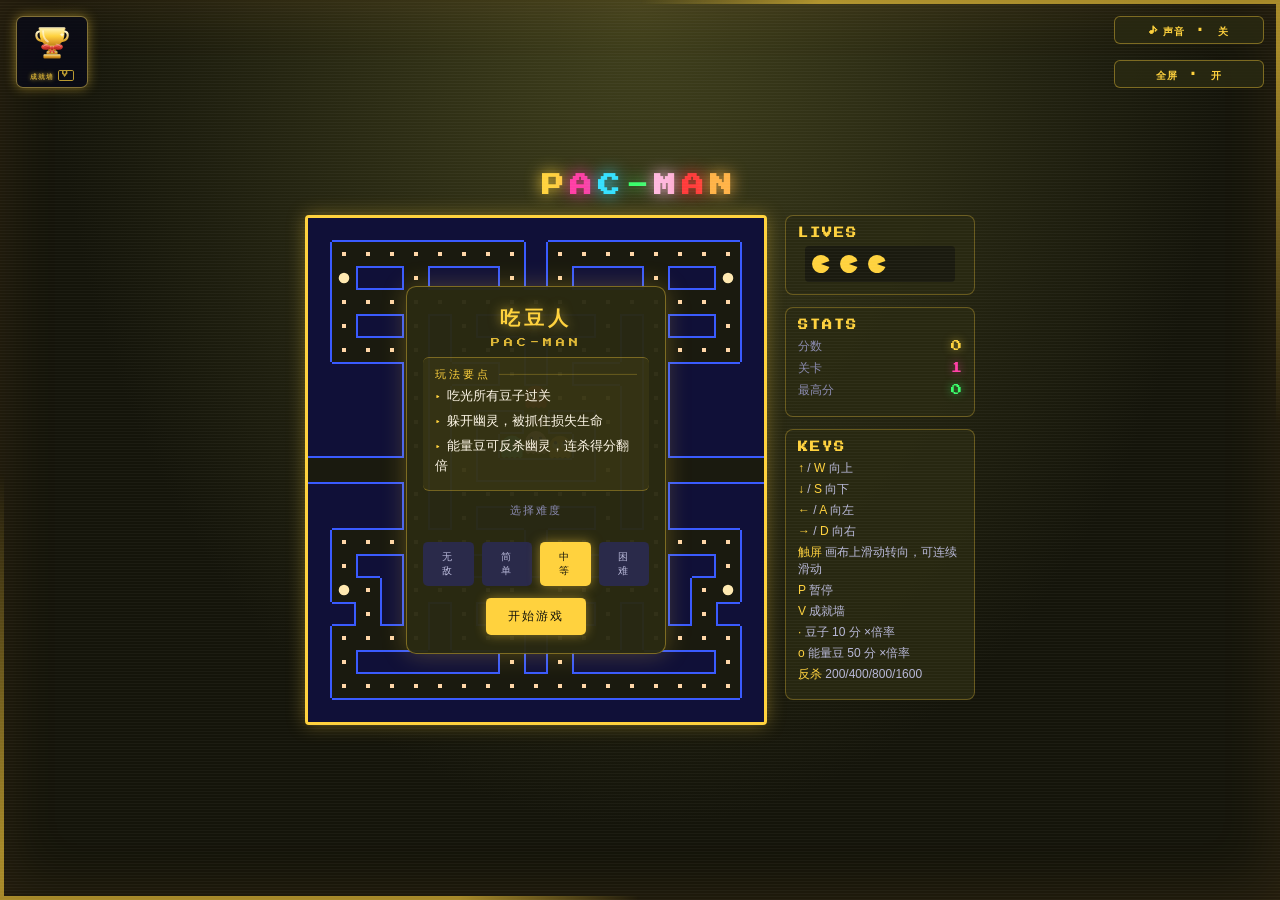
<file: pac.html>
<!DOCTYPE html>
<!-- ==================================================================
     吃豆人游戏页
     结构：左上角成就墙入口 → 右上角固定按钮（音效开关 / 全屏）→ PAC-MAN 彩色标题 →
          主布局（左：456×504 迷宫画布 + 三块遮罩；右：侧边信息栏
          LIVES 剩余生命 150×36 / STATS 分数·关卡·最高分 / KEYS 键位与得分说明）
     脚本：audio.js 公共音效库 / fx.js 全局特效库（成就解锁烟花）/ fullscreen.js 全屏控制 / gamepad.js 手柄支持 / pac.js 游戏逻辑
     共享：ach-common.js 共享成就系统（存档/迁移/解锁演出/成就墙/V-Esc 开合）/
          ach-trigger.css / ach-trigger.js 金杯成就墙触发器（点击等效按 V 开合成就墙）
     ================================================================== -->
<html lang="zh-CN">
<head>
    <meta charset="UTF-8">
    <meta name="viewport" content="width=device-width, initial-scale=1.0">
    <title>吃豆人 - 像素街机厅</title>
    <link href="https://fonts.googleapis.com/css2?family=Press+Start+2P&display=swap" rel="stylesheet">
    <!-- 成就墙·金杯触发器共享样式 -->
    <link rel="stylesheet" href="ach-trigger.css?v=20261118-2">
    <style>
        /* ---------- 主题变量：底色 / 面板 / 四色霓虹 / 文字 ---------- */
        :root {
            --bg: #14140a;
            --panel: rgba(42, 42, 18, 0.96);
            --neon-green: #39ff6a;
            --neon-pink: #ff3ea5;
            --neon-blue: #35e0ff;
            --neon-yellow: #ffd23e;
            --text: #fff8e8;
        /* ---- 成就墙皮肤主题映射（Wave2 收编）：本页仅留取值行，规则本体统一在 ach-trigger.css 收编层，取值与原页内皮肤逐字一致 ---- */
        --ach-accent: 255, 210, 62; /* 主题色 RGB 三元组：面板描边/辉光、关闭键、脚注、副标题 */
        --ach-sec: 53, 224, 255; /* 次主题色 RGB 三元组：计数文本 */
        --ach-wall-bg: rgba(6, 8, 14, 0.72); /* 遮罩底色 */
        --ach-panel-grad: linear-gradient(160deg, rgba(16, 26, 44, 0.80) 0%, rgba(12, 18, 32, 0.80) 55%, rgba(22, 26, 14, 0.80) 100%); /* 面板渐变底 */
        --ach-panel-glow: rgba(53, 224, 255, 0.20); /* 面板外辉光段 */
        --ach-desc-c: #8a94b8; /* 卡片描述文字 */
        --ach-meta-c: #6f7a96; /* 进度区元信息文字 */
        --ach-locked-c: #6f7a8a; /* 未解锁卡片名称 */
        --ach-unlock-desc-c: #b0bcd8; /* 已解锁卡片描述 */
        --ach-bar-grad: linear-gradient(90deg, #ffd23e, #35e0ff); /* 总进度条渐变 */
        --ach-prog-grad: linear-gradient(90deg, #ffd23e, #35e0ff); /* 卡片进度条渐变 */
        --ach-unlock-prog-grad: linear-gradient(90deg, #35e0ff, #ff3ea5); /* 已解锁卡片进度条渐变 */
        --ach-toast-grad: linear-gradient(120deg, rgba(20, 28, 44, 0.95), rgba(12, 16, 26, 0.95)); /* toast 渐变底 */
        /* ---- 稀有度四档徽章配色（RGB 三元组，与卡片描边/toast 左缘同源）：普通=主题金灰调、稀有/史诗=页内霓虹、传说=页内金 ---- */
        --ach-chip-common: 212, 196, 159; /* 普通档：主题金降饱和灰调 */
        --ach-chip-rare: 53, 224, 255; /* 稀有档：页内霓虹青（与次主题色一致） */
        --ach-chip-epic: 255, 62, 165; /* 史诗档：页内霓虹粉 */
        --ach-chip-legend: 255, 210, 62; /* 传说档：页内金色 */
        }
        /* html 画布底色随主题：全屏切换瞬间 overflow 切换 + 合成层重建触发重新光栅化，会间歇性闪现画布默认白底（视口底部白条根因），画布底色变暗后不可见 */
        html { background: var(--bg); }

        /* ---------- 基础布局：全屏垂直居中 ---------- */
        * { box-sizing: border-box; }
        body {
            user-select: none; /* 全局禁止文本选取：鼠标拖动不再框选界面文字、不触发浏览器选中搜索 */
            -webkit-user-select: none;
            min-height: 100vh;
            display: flex;
            flex-direction: column;
            align-items: center;
            justify-content: center;
            margin: 0;
            background: radial-gradient(ellipse at 50% 0%, #40401c 0%, var(--bg) 65%);
            font-family: 'Microsoft YaHei', sans-serif;
            color: var(--text);
        }
        /* CRT 扫描线氛围 */
        body::before {
            content: '';
            position: fixed;
            inset: 0;
            pointer-events: none;
            background: repeating-linear-gradient(0deg, rgba(255,255,255,0.035) 0 1px, transparent 1px 3px);
        }
        /* 视口边缘氛围灯带：弱于游戏区边框灯带，勾勒屏幕轮廓而不喧宾夺主 */
        body::after {
            content: '';
            position: fixed;
            inset: 0;
            pointer-events: none;
            transform: translateZ(0); /* 独立合成层：edgeFlow 的 box-shadow 每帧重绘隔离于本层，不再与 hover 重绘叠加波及整页引发闪屏 */
            box-shadow: inset 0 0 64px rgba(255, 154, 62, 0.10);
            animation: edgeFlow 8s ease-in-out infinite;
        }
        /* 边缘灯带流光：橙 → 粉 → 蓝循环（与画布灯带同节奏、低亮度） */
        @keyframes edgeFlow {
            0%, 100% { box-shadow: inset 0 0 64px rgba(255, 154, 62, 0.10); }
            33% { box-shadow: inset 0 0 64px rgba(255, 62, 165, 0.11); }
            66% { box-shadow: inset 0 0 64px rgba(53, 224, 255, 0.11); }
        }
        /* ---------- 视口四周环绕光带：主题色霓虹流光绕屏幕边缘匀速巡游 ---------- */
        #edgeBeam {
            position: fixed;
            inset: 0;
            z-index: 6; /* 置于暗角之上、左上角成就墙入口与右上角按钮(10)之下：不挡操作 */
            pointer-events: none;
            padding: 4px; /* 光带厚度 */
            /* 遮罩挖空内容区：仅保留 padding 形成的四周环形带 */
            -webkit-mask: linear-gradient(#000 0 0) content-box, linear-gradient(#000 0 0);
            -webkit-mask-composite: xor;
            mask: linear-gradient(#000 0 0) content-box, linear-gradient(#000 0 0);
            mask-composite: exclude;
            overflow: hidden;
        }
        /* 旋转光束：超大锥形渐变绕视口中心自转，两道主题色光带对置接力 */
        #edgeBeam::before {
            content: '';
            position: absolute;
            left: 50%;
            top: 50%;
            width: 142vmax; /* √2×视口较长边：内切圆恰好覆盖视口对角线，纹理面积较 200vmax 减半，降低全屏显存压力 */
            height: 142vmax;
            margin: -71vmax 0 0 -71vmax; /* 中心对齐视口中心 */
            will-change: transform; /* 常驻合成层：避免超大纹理被反复驱逐/重建引发闪屏 */
            background: conic-gradient(
                transparent 0deg,
                var(--neon-yellow) 22deg, var(--neon-yellow) 58deg, transparent 88deg,
                transparent 180deg,
                var(--neon-yellow) 202deg, var(--neon-yellow) 238deg, transparent 268deg);
            opacity: 0.6; /* 亮度弱于机台边框灯带，氛围不喧宾夺主 */
            animation: beamOrbit 10s linear infinite;
        }
        /* 光束匀速自转一周：形成光带沿四边连续巡游的观感 */
        @keyframes beamOrbit {
            to { transform: rotate(1turn); }
        }
        /* 音效开关按钮（固定右上角，覆盖全局 button 主题底色） */
        .sound-toggle {
            position: fixed;
            top: 16px;
            right: 16px;
            z-index: 10;
            margin-top: 0;
            width: 150px;
            padding: 8px 0;
            text-align: center;
            line-height: 1;
            font-family: 'Press Start 2P', monospace;
            font-size: 10px;
            font-weight: 700;
            letter-spacing: 1px;
            color: var(--neon-yellow);
            background: rgba(42, 42, 18, 0.85);
            border: 1px solid rgba(255, 210, 62, 0.4);
            border-radius: 6px;
            box-shadow: none;
        }
        .sound-toggle:hover {
            background: rgba(255, 210, 62, 0.12);
            filter: none;
            box-shadow: 0 0 12px rgba(255, 210, 62, 0.5);
        }
        /* 全屏按钮（固定右上角音效开关下方，覆盖全局 button 主题底色） */
        .fs-toggle {
            position: fixed;
            top: 60px;
            right: 16px;
            z-index: 10;
            margin-top: 0;
            width: 150px;
            padding: 8px 0;
            text-align: center;
            line-height: 1;
            font-family: 'Press Start 2P', monospace;
            font-size: 10px;
            font-weight: 700;
            letter-spacing: 1px;
            color: var(--neon-yellow);
            background: rgba(42, 42, 18, 0.85);
            border: 1px solid rgba(255, 210, 62, 0.4);
            border-radius: 6px;
            box-shadow: none;
        }
        .fs-toggle:hover {
            background: rgba(255, 210, 62, 0.12);
            filter: none;
            box-shadow: 0 0 12px rgba(255, 210, 62, 0.5);
        }
        /* ---------- 标题：PAC-MAN 每字母彩色霓虹 ---------- */
        h1.title {
            font-family: 'Press Start 2P', monospace;
            font-size: 22px;
            letter-spacing: 6px;
            margin: 0 0 18px;
        }
        /* 每个字母带自身颜色的霓虹光晕 */
        h1.title span { text-shadow: 0 0 16px currentColor; }
        /* ---------- 主布局：左侧迷宫容器 + 右侧侧边信息栏 ---------- */
        .layout {
            display: flex;
            gap: 18px;
            align-items: flex-start; /* 侧栏顶边与游戏区外框顶边对齐，底边按内容自然收尾 */
        }
        /* 游戏容器（遮罩层相对其定位）与迷宫画布：456×504，黄色霓虹边框 */
        #gameContainer { position: relative; }
        #game {
            display: block;
            /* 固定 CSS 逻辑尺寸：物理分辨率由 FX.setupCanvas 按 DPR 放大，布局恒为 456×504 */
            /* 显式改回 content-box：clientWidth/Height 恒等于 456/504 逻辑坐标（抵消全局 border-box
               与 3px 边框叠加的 6px 内容区偏差，迷宫 19×24/21×24 恰好铺满不裁切） */
            box-sizing: content-box;
            width: 456px;
            height: 504px;
            /* 触屏滑动转向专属：禁用画布上的浏览器默认触摸行为（滚动/缩放），滑动手势不被页面滚动打断 */
            touch-action: none;
            border: 3px solid var(--neon-yellow);
            border-radius: 4px;
            background-color: #1a1a0f;
            box-shadow: 0 0 18px rgba(255, 210, 62, 0.35), inset 0 0 30px rgba(255, 210, 62, 0.06);
            /* 边框灯带：与 1024 机台同款三色流光循环 */
            animation: canvasFlow 8s ease-in-out infinite;
        }
        /* 边框流光灯带：主题黄 → 暖橙 → 浅金同族循环（贴合吃豆人主题色调） */
        @keyframes canvasFlow {
            0%, 100% { border-color: #ffd23e; box-shadow: 0 0 28px rgba(255, 210, 62, 0.4), inset 0 0 40px rgba(255, 210, 62, 0.08); }
            33% { border-color: #ff9a3e; box-shadow: 0 0 32px rgba(255, 154, 62, 0.45), inset 0 0 40px rgba(255, 154, 62, 0.08); }
            66% { border-color: #ffe98a; box-shadow: 0 0 32px rgba(255, 233, 138, 0.45), inset 0 0 40px rgba(255, 233, 138, 0.08); }
        }
        /* ---------- 侧边信息栏 ---------- */
        .side-panel {
            display: flex;
            flex-direction: column;
            gap: 12px;
            width: 190px;
        }
        .panel-box {
            background: rgba(42, 42, 18, 0.85);
            border: 1px solid rgba(255, 210, 62, 0.3);
            border-radius: 8px;
            padding: 12px;
        }
        .panel-box h3 {
            margin: 0 0 8px;
            font-family: 'Press Start 2P', monospace;
            font-size: 10px;
            color: var(--neon-yellow);
            letter-spacing: 2px;
        }
        #livesCanvas {
            display: block;
            margin: 0 auto;
            background: #1a1a0f;
            border-radius: 4px;
        }
        .stat-row {
            display: flex;
            justify-content: space-between;
            align-items: center;
            margin: 5px 0;
            font-size: 12px;
        }
        .stat-row .label { color: #8a8ab0; }
        .stat-row .value {
            font-family: 'Press Start 2P', monospace;
            font-size: 11px;
        }
        #scoreVal { color: var(--neon-yellow); text-shadow: 0 0 8px rgba(255, 210, 62, 0.6); }
        #levelVal { color: var(--neon-pink); text-shadow: 0 0 8px rgba(255, 62, 165, 0.6); }
        #highVal { color: var(--neon-green); text-shadow: 0 0 8px rgba(57, 255, 106, 0.6); }
        .keys p { margin: 4px 0; font-size: 12px; color: #b8b8d8; }
        .keys b { color: var(--neon-yellow); font-weight: normal; }
        /* ---------- 遮罩层 ---------- */
        #startScreen, #gameOverScreen, #pauseScreen {
            position: absolute;
            top: 50%;
            left: 50%;
            transform: translate(-50%, -50%);
            width: 260px;
            text-align: center;
            background-color: var(--panel);
            padding: 18px 16px;
            border-radius: 10px;
            border: 1px solid rgba(255, 210, 62, 0.4);
            box-shadow: 0 0 24px rgba(255, 210, 62, 0.25);
            animation: panelIn 0.3s ease-out; /* 面板入场：display 切换时自动重播 */
        }
        /* 面板入场动画：从略小略下位置淡入上移落定 */
        @keyframes panelIn {
            from { opacity: 0; transform: translate(-50%, -46%) scale(0.92); }
            to { opacity: 1; transform: translate(-50%, -50%) scale(1); }
        }
        @media (prefers-reduced-motion: reduce) {
            body::after, #edgeBeam::before, #game,
            #startScreen, #gameOverScreen, #pauseScreen {
                animation: none; /* 边缘灯带流光 / 旋转光束 / 画布灯带循环 / 面板入场全部停用 */
            }
        }
        /* 遮罩标题：主题黄色 + 霓虹光晕 */
        h2 { margin: 0 0 10px; font-size: 20px; letter-spacing: 4px; color: var(--neon-yellow); text-shadow: 0 0 12px rgba(255, 210, 62, 0.6); }
        p { margin: 6px 0; font-size: 13px; color: #b8b8d8; }
        /* ---------- 开始面板美化：英文副题 / 提示信息块 / 难度标签 ---------- */
        #startScreen h2 { margin-bottom: 6px; }
        .start-sub {
            margin: 0 0 10px;
            font-family: 'Press Start 2P', monospace;
            font-size: 9px;
            letter-spacing: 4px;
            color: var(--neon-yellow);
            opacity: 0.85;
        }
        .start-tips {
            margin: 10px 0 0;
            padding: 9px 12px;
            background: rgba(255, 210, 62, 0.06);
            border-top: 1px solid rgba(255, 210, 62, 0.35);
            border-bottom: 1px solid rgba(255, 210, 62, 0.35);
            border-radius: 6px;
        }
        /* 提示分区标题：主题色小标签 + 右侧延伸线 */
        .start-tips .tips-head {
            display: flex;
            align-items: center;
            gap: 8px;
            margin: 8px 0 4px;
            font-size: 11px;
            letter-spacing: 3px;
            color: var(--neon-yellow);
        }
        .start-tips .tips-head:first-child { margin-top: 0; }
        .start-tips .tips-head::after {
            content: "";
            flex: 1;
            height: 1px;
            background: rgba(255, 210, 62, 0.25);
        }
        /* 玩法条目：整行排版，主题色箭头前缀 */
        .start-tips .tips-row {
            margin: 4px 0;
            font-size: 13px;
            line-height: 1.6;
            text-align: left;
        }
        .start-tips .tips-row.rule::before {
            content: "▸";
            margin-right: 6px;
            color: var(--neon-yellow);
            font-size: 11px;
        }
        .diff-label {
            margin: 12px 0 0;
            font-size: 11px;
            letter-spacing: 2px;
            color: #8a8ab0;
        }
        #newRecord {
            color: var(--neon-pink);
            font-weight: bold;
            text-shadow: 0 0 10px rgba(255, 62, 165, 0.6);
        }
        /* 全局按钮：开始 / 重新开始等主操作按钮（黄色主题） */
        button {
            padding: 10px 22px;
            font-family: 'Press Start 2P', monospace;
            font-size: 12px;
            cursor: pointer;
            color: #14140a;
            background-color: var(--neon-yellow);
            border: none;
            border-radius: 5px;
            margin-top: 12px;
            letter-spacing: 2px;
            box-shadow: 0 0 12px rgba(255, 210, 62, 0.45);
            transition: all 0.15s;
        }
        button:hover {
            filter: brightness(1.15);
            box-shadow: 0 0 20px rgba(255, 210, 62, 0.7);
        }
        /* ---------- 难度选择 ---------- */
        #difficultySelect {
            display: flex;
            gap: 8px;
            justify-content: center;
            margin-top: 12px;
        }
        .difficulty-btn {
            background-color: #2a2a4a;
            color: #b8b8d8;
            padding: 8px 14px;
            font-size: 10px;
            box-shadow: none;
        }
        .difficulty-btn:hover {
            background-color: #3a3a5e;
            filter: none;
            box-shadow: none;
        }
        .difficulty-btn.active {
            background-color: var(--neon-yellow);
            color: #14140a;
            box-shadow: 0 0 12px rgba(255, 210, 62, 0.5);
        }
        .difficulty-btn.active:hover {
            box-shadow: 0 0 18px rgba(255, 210, 62, 0.7);
        }
        /* 触屏点击优化：按钮/链接启用 manipulation，消除双击缩放判定带来的点击延迟 */
        button, a { touch-action: manipulation; }
    </style>
</head>
<body>
    <!-- 视口四周环绕光带：主题色霓虹流光沿屏幕边缘循环巡游 -->
    <div id="edgeBeam" aria-hidden="true"></div>
    <!-- 固定按钮区：成就墙入口（左上）+ 音效开关 / 全屏切换（右上） -->
    <!-- 成就墙·金杯触发器（全站统一开墙键 V 的可视化入口）：点击等效按 V 开合本游戏成就墙 -->
    <button class="achWallTrigger awt-fixed" type="button" style="--awt-h: var(--neon-yellow)" title="成就墙（快捷键 V）">
        <span class="awt-caption"><span class="awt-label">成就墙</span><span class="awt-key">V</span></span>
    </button>
    <button id="soundToggle" class="sound-toggle" type="button" title="单击：静音/恢复（快捷键 M）&#10;长按 / 右键：音量设置">♪ 声音 · 关</button>
    <button id="fullscreenToggle" class="fs-toggle" title="切换全屏（快捷键 F）">全屏 · 开</button>
    <h1 class="title">
        <span style="color:#ffd23e">P</span><span style="color:#ff3ea5">A</span><span style="color:#35e0ff">C</span><span style="color:#39ff6a">-</span><span style="color:#ffb8de">M</span><span style="color:#ff3b3b">A</span><span style="color:#ffb347">N</span>
    </h1>
    <div class="layout">
        <div id="gameContainer">
            <!-- 游戏主画布：456×504，pac.js 在其上绘制迷宫、豆子、吃豆人与幽灵 -->
            <canvas id="game" width="456" height="504"></canvas>
            <!-- 开始遮罩：默认显示，含难度选择（data-fright=能量豆惊惧时长s、
                 data-ghspeed=幽灵速度、data-mult=计分倍率、
                 data-invincible=无敌模式标记，仅"无敌"按钮携带）与开始按钮 -->
            <div id="startScreen">
                <h2>吃豆人</h2>
                <p class="start-sub">PAC-MAN</p>
                <div class="start-tips">
                    <div class="tips-head">玩法要点</div>
                    <div class="tips-row rule">吃光所有豆子过关</div>
                    <div class="tips-row rule">躲开幽灵，被抓住损失生命</div>
                    <div class="tips-row rule">能量豆可反杀幽灵，连杀得分翻倍</div>
                </div>
                <p class="diff-label">选择难度</p>
                <div id="difficultySelect">
                    <button class="difficulty-btn" data-fright="10" data-ghspeed="80" data-mult="1" data-invincible="1">无敌</button>
                    <button class="difficulty-btn" data-fright="10" data-ghspeed="80" data-mult="1">简单</button>
                    <button class="difficulty-btn active" data-fright="8" data-ghspeed="95" data-mult="2">中等</button>
                    <button class="difficulty-btn" data-fright="6" data-ghspeed="110" data-mult="3">困难</button>
                </div>
                <button id="startBtn">开始游戏</button>
            </div>
            <!-- 暂停遮罩：P 键或空格暂停时由 pac.js 显示；restoreNote 仅快照恢复成功时追加显示 -->
            <div id="pauseScreen" style="display: none;">
                <h2>已暂停</h2>
                <p id="restoreNote" style="display: none;">已恢复上次进度</p>
                <p>按 P 键继续</p>
            </div>
            <!-- 结束遮罩：显示最终分数与新纪录标记，提供重新开始按钮 -->
            <div id="gameOverScreen" style="display: none;">
                <h2>游戏结束</h2>
                <p>最终分数: <span id="finalScore">0</span></p>
                <p id="newRecord" style="display: none;">新纪录！</p>
                <button id="againBtn">重新开始</button>
            </div>
        </div>
        <!-- 侧边信息栏：LIVES 剩余生命（150×36 Canvas）/ STATS 实时统计 / KEYS 键位与得分说明 -->
        <div class="side-panel">
            <div class="panel-box">
                <h3>LIVES</h3>
                <!-- 剩余生命画布：150×36，由 pac.js 绘制剩余的吃豆人图标 -->
                <canvas id="livesCanvas" width="150" height="36"></canvas>
            </div>
            <div class="panel-box">
                <h3>STATS</h3>
                <div class="stat-row"><span class="label">分数</span><span class="value" id="scoreVal">0</span></div>
                <div class="stat-row"><span class="label">关卡</span><span class="value" id="levelVal">1</span></div>
                <div class="stat-row"><span class="label">最高分</span><span class="value" id="highVal">0</span></div>
            </div>
            <div class="panel-box keys">
                <h3>KEYS</h3>
                <p><b data-code="ArrowUp">↑</b> / <b data-code="KeyW">W</b> 向上</p>
                <p><b data-code="ArrowDown">↓</b> / <b data-code="KeyS">S</b> 向下</p>
                <p><b data-code="ArrowLeft">←</b> / <b data-code="KeyA">A</b> 向左</p>
                <p><b data-code="ArrowRight">→</b> / <b data-code="KeyD">D</b> 向右</p>
                <p><b>触屏</b> 画布上滑动转向，可连续滑动</p>
                <p><b data-code="KeyP">P</b> 暂停</p>
                <p><b data-code="KeyV">V</b> 成就墙</p>
                <p><b>·</b> 豆子 10 分 ×倍率</p>
                <p><b>o</b> 能量豆 50 分 ×倍率</p>
                <p><b>反杀</b> 200/400/800/1600</p>
            </div>
        </div>
    </div>
    <!-- 成就墙：全屏 DOM 覆盖层锚元素（默认隐藏），V/Esc 开合与整墙 DOM 构建由共享库 ach-common.js 运行时完成 -->
    <div id="achWall" hidden></div>
    <!-- 脚本加载顺序：arcade-common.js(Arcade 统一守卫/存档) → audio.js(SFX) fx.js(FX) → fullscreen.js(FS，仅供本页全屏按钮使用) → ach-common.js(共享成就系统，依赖前述 SFX/FX/Arcade) → snap-common.js(进度快照公共库) → pause-common.js(共享暂停引擎) → pac.js 游戏逻辑（依赖 audio.js 的 SFX 与 fx.js 的 FX） -->
    <script src="arcade-common.js?v=20261126-1"></script>
    <script src="audio.js?v=20261125-1"></script>
    <script src="fx.js?v=20261126-1"></script>
    <script src="fullscreen.js?v=20261126-1"></script>
    <script src="ach-common.js?v=20261126-2"></script>
    <script src="snap-common.js?v=20261126-1"></script>
    <script src="pause-common.js?v=20261125-1"></script>
    <script src="audio-pac.js?v=20261126-1"></script>
    <!-- 手柄支持公共库：Gamepad API 轮询 → 边沿触发合成键盘事件，游戏键位零改动获得手柄支持 -->
    <script src="gamepad.js?v=20261120-2"></script>
    <script src="ach-trigger.js?v=20261126-1"></script>
    <script src="pac.js?v=20261126-3"></script>
</body>
</html>
</file>
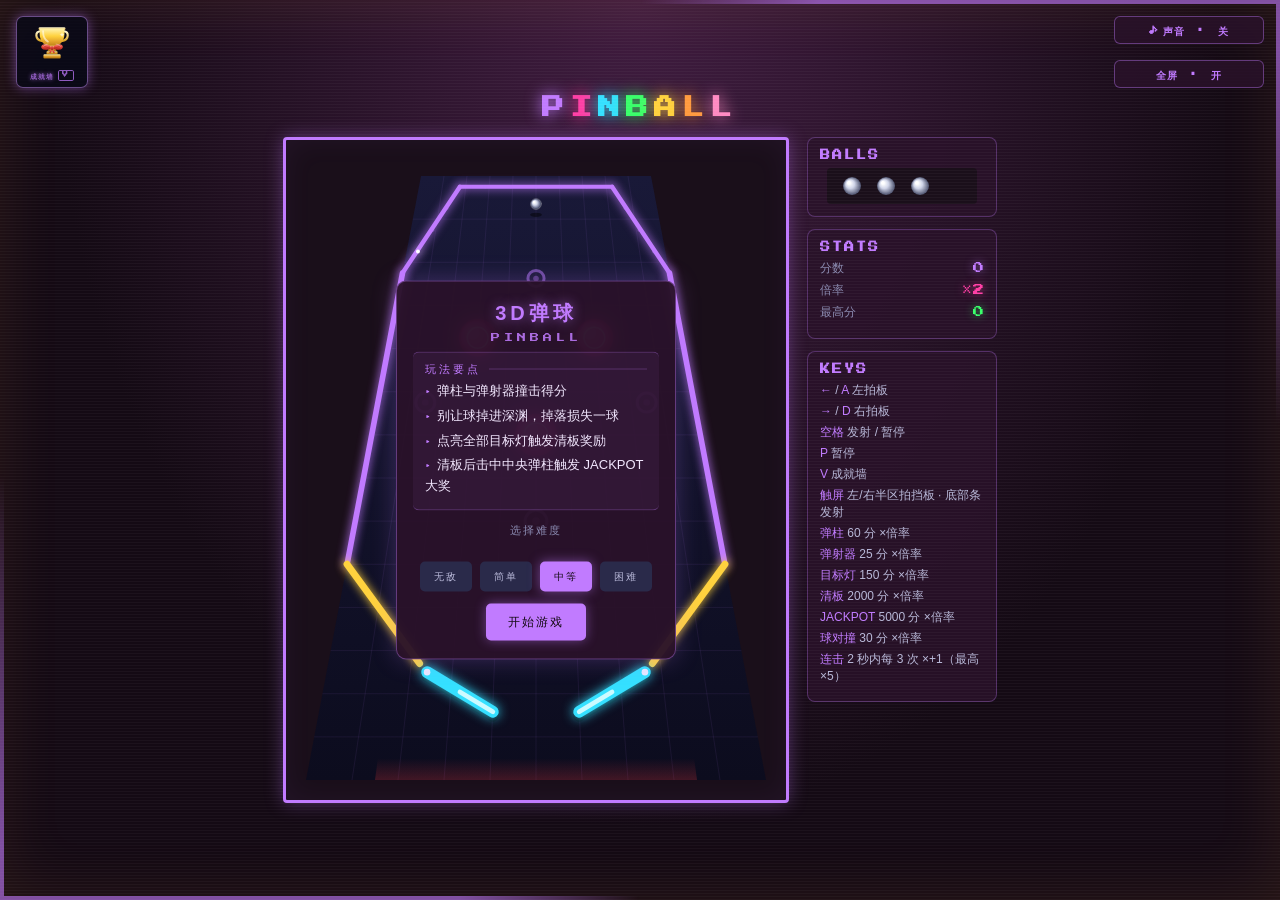
<file: pinball.html>
<!DOCTYPE html>
<!-- ==================================================================
     3D 弹球游戏页
     结构：左上角成就墙入口 → 右上角固定按钮（音效开关 / 全屏）→ PINBALL 彩色标题 →
          主布局（左：500×660 透视弹球台画布 + 三块遮罩；右：侧边信息栏
          BALLS 剩余弹球 150×36 / STATS 分数·倍率·最高分 / KEYS 键位与得分说明）
     脚本：audio.js 公共音效库 / fx.js 公共特效库 / fullscreen.js 全屏控制 / gamepad.js 手柄支持 / pinball.js 游戏逻辑
     触发器：ach-trigger.css + ach-trigger.js 金杯成就墙触发器（点击等效按 V 开合成就墙）
     ================================================================== -->
<html lang="zh-CN">
<head>
    <meta charset="UTF-8">
    <meta name="viewport" content="width=device-width, initial-scale=1.0">
    <title>3D弹球 - 像素街机厅</title>
    <link href="https://fonts.googleapis.com/css2?family=Press+Start+2P&display=swap" rel="stylesheet">
    <!-- 成就墙·金杯触发器共享样式 -->
    <link rel="stylesheet" href="ach-trigger.css?v=20261118-2">
    <style>
        /* ---------- 主题变量：底色 / 面板 / 五色霓虹（本页主打紫色）/ 文字 ---------- */
        :root {
            --bg: #140a14;
            --panel: rgba(42, 18, 42, 0.96);
            --neon-green: #39ff6a;
            --neon-pink: #ff3ea5;
            --neon-blue: #35e0ff;
            --neon-yellow: #ffd23e;
            --neon-purple: #c17bff;
            --text: #f3e8ff;
        /* ---- 成就墙皮肤主题映射（Wave2 收编）：本页仅留取值行，规则本体统一在 ach-trigger.css 收编层，取值与原页内皮肤逐字一致 ---- */
        --ach-accent: 193, 123, 255; /* 主题色 RGB 三元组：面板描边/辉光、关闭键、脚注、副标题 */
        --ach-sec: 193, 123, 255; /* 次主题色 RGB 三元组：计数文本 */
        --ach-wall-bg: rgba(10, 4, 10, 0.72); /* 遮罩底色 */
        --ach-panel-grad: linear-gradient(160deg, rgba(42, 18, 64, 0.80) 0%, rgba(28, 14, 46, 0.80) 55%, rgba(26, 12, 34, 0.80) 100%); /* 面板渐变底 */
        --ach-panel-glow: rgba(193, 123, 255, 0.22); /* 面板外辉光段 */
        --ach-desc-c: #9a92b4; /* 卡片描述文字 */
        --ach-meta-c: #7a7290; /* 进度区元信息文字 */
        --ach-locked-c: #7c7392; /* 未解锁卡片名称 */
        --ach-unlock-desc-c: #b5a6cc; /* 已解锁卡片描述 */
        --ach-bar-grad: linear-gradient(90deg, #c17bff, #ffd23e); /* 总进度条渐变 */
        --ach-prog-grad: linear-gradient(90deg, #35e0ff, #39ff6a); /* 卡片进度条渐变 */
        --ach-unlock-prog-grad: linear-gradient(90deg, #c17bff, #ffd23e); /* 已解锁卡片进度条渐变 */
        --ach-toast-grad: linear-gradient(120deg, rgba(42, 18, 42, 0.95), rgba(26, 10, 26, 0.95)); /* toast 渐变底 */
        /* ---- 稀有度四档徽章配色（RGB 三元组，与卡片描边/toast 左缘同源）：普通=主题紫灰调、稀有/史诗=页内霓虹、传说=页内金 ---- */
        --ach-chip-common: 190, 175, 212; /* 普通档：主题紫降饱和灰调 */
        --ach-chip-rare: 53, 224, 255; /* 稀有档：页内霓虹青 */
        --ach-chip-epic: 193, 123, 255; /* 史诗档：页内主霓虹紫 */
        --ach-chip-legend: 255, 210, 62; /* 传说档：页内金色 */
        }
        /* html 画布底色随主题：全屏切换瞬间 overflow 切换 + 合成层重建触发重新光栅化，会间歇性闪现画布默认白底（视口底部白条根因），画布底色变暗后不可见 */
        html { background: var(--bg); }

        /* ---------- 基础布局：全屏垂直居中 ---------- */
        * { box-sizing: border-box; }
        body {
            user-select: none; /* 全局禁止文本选取：鼠标拖动不再框选界面文字、不触发浏览器选中搜索 */
            -webkit-user-select: none;
            min-height: 100vh;
            display: flex;
            flex-direction: column;
            align-items: center;
            justify-content: center;
            margin: 0;
            background: radial-gradient(ellipse at 50% 0%, #401c40 0%, var(--bg) 65%);
            font-family: 'Microsoft YaHei', sans-serif;
            color: var(--text);
        }
        /* CRT 扫描线氛围 */
        body::before {
            content: '';
            position: fixed;
            inset: 0;
            pointer-events: none;
            background: repeating-linear-gradient(0deg, rgba(255,255,255,0.035) 0 1px, transparent 1px 3px);
        }
        /* 视口边缘氛围灯带：弱于游戏区边框灯带，勾勒屏幕轮廓而不喧宾夺主 */
        body::after {
            content: '';
            position: fixed;
            inset: 0;
            pointer-events: none;
            transform: translateZ(0); /* 独立合成层：edgeFlow 的 box-shadow 每帧重绘隔离于本层，不再与 hover 重绘叠加波及整页引发闪屏 */
            box-shadow: inset 0 0 64px rgba(255, 154, 62, 0.10);
            animation: edgeFlow 8s ease-in-out infinite;
        }
        /* 边缘灯带流光：橙 → 粉 → 蓝循环（与画布灯带同节奏、低亮度） */
        @keyframes edgeFlow {
            0%, 100% { box-shadow: inset 0 0 64px rgba(255, 154, 62, 0.10); }
            33% { box-shadow: inset 0 0 64px rgba(255, 62, 165, 0.11); }
            66% { box-shadow: inset 0 0 64px rgba(53, 224, 255, 0.11); }
        }
        /* ---------- 视口四周环绕光带：主题色霓虹流光绕屏幕边缘匀速巡游 ---------- */
        #edgeBeam {
            position: fixed;
            inset: 0;
            z-index: 6; /* 置于暗角之上、左上角成就墙入口与右上角按钮(10)之下：不挡操作 */
            pointer-events: none;
            padding: 4px; /* 光带厚度 */
            /* 遮罩挖空内容区：仅保留 padding 形成的四周环形带 */
            -webkit-mask: linear-gradient(#000 0 0) content-box, linear-gradient(#000 0 0);
            -webkit-mask-composite: xor;
            mask: linear-gradient(#000 0 0) content-box, linear-gradient(#000 0 0);
            mask-composite: exclude;
            overflow: hidden;
        }
        /* 旋转光束：超大锥形渐变绕视口中心自转，两道主题色光带对置接力 */
        #edgeBeam::before {
            content: '';
            position: absolute;
            left: 50%;
            top: 50%;
            width: 142vmax; /* √2×视口较长边：内切圆恰好覆盖视口对角线，纹理面积较 200vmax 减半，降低全屏显存压力 */
            height: 142vmax;
            margin: -71vmax 0 0 -71vmax; /* 中心对齐视口中心 */
            will-change: transform; /* 常驻合成层：避免超大纹理被反复驱逐/重建引发闪屏 */
            background: conic-gradient(
                transparent 0deg,
                var(--neon-purple) 22deg, var(--neon-purple) 58deg, transparent 88deg,
                transparent 180deg,
                var(--neon-purple) 202deg, var(--neon-purple) 238deg, transparent 268deg);
            opacity: 0.6; /* 亮度弱于机台边框灯带，氛围不喧宾夺主 */
            animation: beamOrbit 10s linear infinite;
        }
        /* 光束匀速自转一周：形成光带沿四边连续巡游的观感 */
        @keyframes beamOrbit {
            to { transform: rotate(1turn); }
        }
        /* 音效开关按钮（固定右上角，紫色随弹球页主题，覆盖全局 button 主题底色） */
        .sound-toggle {
            position: fixed;
            top: 16px;
            right: 16px;
            z-index: 10;
            margin-top: 0;
            width: 150px;
            padding: 8px 0;
            text-align: center;
            line-height: 1;
            font-family: 'Press Start 2P', monospace;
            font-size: 10px;
            font-weight: 700;
            letter-spacing: 1px;
            color: var(--neon-purple);
            background: rgba(42, 18, 42, 0.85);
            border: 1px solid rgba(193, 123, 255, 0.4);
            border-radius: 6px;
            box-shadow: none;
        }
        .sound-toggle:hover {
            background: rgba(193, 123, 255, 0.12);
            filter: none;
            box-shadow: 0 0 12px rgba(193, 123, 255, 0.5);
        }
        /* 全屏按钮（固定右上角音效开关下方，紫色随弹球页主题，覆盖全局 button 主题底色） */
        .fs-toggle {
            position: fixed;
            top: 60px;
            right: 16px;
            z-index: 10;
            margin-top: 0;
            width: 150px;
            padding: 8px 0;
            text-align: center;
            line-height: 1;
            font-family: 'Press Start 2P', monospace;
            font-size: 10px;
            font-weight: 700;
            letter-spacing: 1px;
            color: var(--neon-purple);
            background: rgba(42, 18, 42, 0.85);
            border: 1px solid rgba(193, 123, 255, 0.4);
            border-radius: 6px;
            box-shadow: none;
        }
        .fs-toggle:hover {
            background: rgba(193, 123, 255, 0.12);
            filter: none;
            box-shadow: 0 0 12px rgba(193, 123, 255, 0.5);
        }
        /* ---------- 标题：PINBALL 每字母彩色霓虹 ---------- */
        h1.title {
            font-family: 'Press Start 2P', monospace;
            font-size: 22px;
            letter-spacing: 6px;
            margin: 0 0 18px;
        }
        /* 每个字母带自身颜色的霓虹光晕 */
        h1.title span { text-shadow: 0 0 16px currentColor; }
        /* ---------- 主布局：左侧弹球台容器 + 右侧侧边信息栏 ---------- */
        .layout {
            display: flex;
            gap: 18px;
            align-items: flex-start; /* 侧栏顶边与游戏区外框顶边对齐，底边按内容自然收尾 */
        }
        /* 游戏容器（遮罩层相对其定位）与弹球台画布：500×660，紫色霓虹边框 */
        #gameContainer { position: relative; }
        #game {
            display: block;
            /* 固定 CSS 逻辑尺寸：物理分辨率由 FX.setupCanvas 按 DPR 放大，布局恒为 500×660。
               显式改回 content-box：宽度声明即内容区宽，保证 clientWidth/Height 恒等于
               500/660 逻辑坐标（抵消全局 border-box 与 3px 边框叠加的 6px 内容区偏差） */
            box-sizing: content-box;
            width: 500px;
            height: 660px;
            border: 3px solid var(--neon-purple);
            border-radius: 4px;
            background-color: #1a0f1a;
            box-shadow: 0 0 18px rgba(193, 123, 255, 0.35), inset 0 0 30px rgba(193, 123, 255, 0.06);
            /* 边框灯带：与 1024 机台同款三色流光循环 */
            animation: canvasFlow 8s ease-in-out infinite;
            /* 触屏分区输入：禁用画布上浏览器默认触摸手势（滚动/双击缩放），保证按住蓄力不触发页面行为 */
            touch-action: none;
        }
        /* 边框流光灯带：主题紫 → 品红 → 紫罗兰同族循环（贴合弹珠台主题色调） */
        @keyframes canvasFlow {
            0%, 100% { border-color: #c17bff; box-shadow: 0 0 28px rgba(193, 123, 255, 0.4), inset 0 0 40px rgba(193, 123, 255, 0.08); }
            33% { border-color: #ff3ea5; box-shadow: 0 0 32px rgba(255, 62, 165, 0.45), inset 0 0 40px rgba(255, 62, 165, 0.08); }
            66% { border-color: #8a5aff; box-shadow: 0 0 32px rgba(138, 90, 255, 0.45), inset 0 0 40px rgba(138, 90, 255, 0.08); }
        }
        /* ---------- 触屏分区提示（仅触屏设备渲染）：底部拉杆条带上界虚线 + 左右半区极淡色底 ---------- */
        #touchZonesHint { display: none; }
        @media (pointer: coarse) {
            #touchZonesHint {
                display: block;
                position: absolute;
                left: 3px;
                right: 3px;
                bottom: 3px;
                height: 70px; /* 与 JS 拉杆区 PLUNGER_ZONE_Y=590 对齐：画布内容区底部 70px 条带 */
                pointer-events: none; /* 纯视觉提示：不拦截画布分区触控 */
                border-top: 2px dashed rgba(193, 123, 255, 0.4); /* 拉杆区上界虚线（主题紫） */
                border-radius: 0 0 4px 4px;
                /* 左右半区极淡色底（品红/青双色区分），透明度压低不遮挡球道 */
                background: linear-gradient(90deg, rgba(255, 62, 165, 0.06) 0 50%, rgba(53, 224, 255, 0.06) 50% 100%);
            }
        }
        /* ---------- 侧边信息栏 ---------- */
        .side-panel {
            display: flex;
            flex-direction: column;
            gap: 12px;
            width: 190px;
        }
        .panel-box {
            background: rgba(42, 18, 42, 0.85);
            border: 1px solid rgba(193, 123, 255, 0.3);
            border-radius: 8px;
            padding: 12px;
        }
        .panel-box h3 {
            margin: 0 0 8px;
            font-family: 'Press Start 2P', monospace;
            font-size: 10px;
            color: var(--neon-purple);
            letter-spacing: 2px;
        }
        #ballsCanvas {
            display: block;
            margin: 0 auto;
            background: #1a0f1a;
            border-radius: 4px;
        }
        .stat-row {
            display: flex;
            justify-content: space-between;
            align-items: center;
            margin: 5px 0;
            font-size: 12px;
        }
        .stat-row .label { color: #8a8ab0; }
        .stat-row .value {
            font-family: 'Press Start 2P', monospace;
            font-size: 11px;
        }
        #scoreVal { color: var(--neon-purple); text-shadow: 0 0 8px rgba(193, 123, 255, 0.6); }
        #multVal { color: var(--neon-pink); text-shadow: 0 0 8px rgba(255, 62, 165, 0.6); }
        #highVal { color: var(--neon-green); text-shadow: 0 0 8px rgba(57, 255, 106, 0.6); }
        .keys p { margin: 4px 0; font-size: 12px; color: #b8b8d8; }
        .keys b { color: var(--neon-purple); font-weight: normal; }
        /* ---------- 遮罩层 ---------- */
        #startScreen, #gameOverScreen, #pauseScreen {
            position: absolute;
            top: 50%;
            left: 50%;
            transform: translate(-50%, -50%);
            width: 280px;
            text-align: center;
            background-color: var(--panel);
            padding: 18px 16px;
            border-radius: 10px;
            border: 1px solid rgba(193, 123, 255, 0.4);
            box-shadow: 0 0 24px rgba(193, 123, 255, 0.25);
            animation: panelIn 0.3s ease-out; /* 面板入场：display 切换时自动重播 */
        }
        /* 面板入场动画：从略小略上位置淡入落定 */
        @keyframes panelIn {
            from { opacity: 0; transform: translate(-50%, -46%) scale(0.92); }
            to { opacity: 1; transform: translate(-50%, -50%) scale(1); }
        }
        @media (prefers-reduced-motion: reduce) {
            body::after, #edgeBeam::before, #game,
            #startScreen, #gameOverScreen, #pauseScreen {
                animation: none; /* 边缘灯带流光 / 旋转光束 / 画布灯带循环 / 面板入场全部停用 */
            }
        }
        /* 遮罩标题：主题紫色 + 霓虹光晕 */
        h2 { margin: 0 0 10px; font-size: 20px; letter-spacing: 4px; color: var(--neon-purple); text-shadow: 0 0 12px rgba(193, 123, 255, 0.6); }
        p { margin: 6px 0; font-size: 13px; color: #b8b8d8; }
        /* ---------- 开始面板美化：英文副题 / 提示信息块 / 难度标签 ---------- */
        #startScreen h2 { margin-bottom: 6px; }
        .start-sub {
            margin: 0 0 10px;
            font-family: 'Press Start 2P', monospace;
            font-size: 9px;
            letter-spacing: 4px;
            color: var(--neon-purple);
            opacity: 0.85;
        }
        .start-tips {
            margin: 10px 0 0;
            padding: 9px 12px;
            background: rgba(193, 123, 255, 0.06);
            border-top: 1px solid rgba(193, 123, 255, 0.35);
            border-bottom: 1px solid rgba(193, 123, 255, 0.35);
            border-radius: 6px;
        }
        /* 提示分区标题：主题色小标签 + 右侧延伸线 */
        .start-tips .tips-head {
            display: flex;
            align-items: center;
            gap: 8px;
            margin: 8px 0 4px;
            font-size: 11px;
            letter-spacing: 3px;
            color: var(--neon-purple);
        }
        .start-tips .tips-head:first-child { margin-top: 0; }
        .start-tips .tips-head::after {
            content: "";
            flex: 1;
            height: 1px;
            background: rgba(193, 123, 255, 0.25);
        }
        /* 玩法条目：整行排版，主题色箭头前缀 */
        .start-tips .tips-row {
            margin: 4px 0;
            font-size: 13px;
            line-height: 1.6;
            text-align: left;
        }
        .start-tips .tips-row.rule::before {
            content: "▸";
            margin-right: 6px;
            color: var(--neon-purple);
            font-size: 11px;
        }
        .diff-label {
            margin: 12px 0 0;
            font-size: 11px;
            letter-spacing: 2px;
            color: #8a8ab0;
        }
        #newRecord {
            color: var(--neon-pink);
            font-weight: bold;
            text-shadow: 0 0 10px rgba(255, 62, 165, 0.6);
        }
        /* 全局按钮：开始 / 重新开始等主操作按钮（紫色主题） */
        button {
            padding: 10px 22px;
            font-family: 'Press Start 2P', monospace;
            font-size: 12px;
            cursor: pointer;
            color: #140a14;
            background-color: var(--neon-purple);
            border: none;
            border-radius: 5px;
            margin-top: 12px;
            letter-spacing: 2px;
            box-shadow: 0 0 12px rgba(193, 123, 255, 0.45);
            transition: all 0.15s;
        }
        button:hover {
            filter: brightness(1.15);
            box-shadow: 0 0 20px rgba(193, 123, 255, 0.7);
        }
        /* ---------- 难度选择 ---------- */
        #difficultySelect {
            display: flex;
            gap: 8px;
            justify-content: center;
            margin-top: 12px;
        }
        .difficulty-btn {
            background-color: #2a2a4a;
            color: #b8b8d8;
            padding: 8px 14px;
            font-size: 10px;
            box-shadow: none;
        }
        .difficulty-btn:hover {
            background-color: #3a3a5e;
            filter: none;
            box-shadow: none;
        }
        .difficulty-btn.active {
            background-color: var(--neon-purple);
            color: #140a14;
            box-shadow: 0 0 12px rgba(193, 123, 255, 0.5);
        }
        .difficulty-btn.active:hover {
            box-shadow: 0 0 18px rgba(193, 123, 255, 0.7);
        }
        /* 触屏点击优化：按钮/链接启用 manipulation，消除双击缩放判定带来的点击延迟 */
        button, a { touch-action: manipulation; }
    </style>
</head>
<body>
    <!-- 视口四周环绕光带：主题色霓虹流光沿屏幕边缘循环巡游 -->
    <div id="edgeBeam" aria-hidden="true"></div>
    <!-- 固定按钮区：成就墙入口（左上）+ 音效开关 / 全屏切换（右上） -->
    <!-- 成就墙·金杯触发器（全站统一开墙键 V 的可视化入口）：点击等效按 V 开合本游戏成就墙 -->
    <button class="achWallTrigger awt-fixed" type="button" style="--awt-h: var(--neon-purple)" title="成就墙（快捷键 V）">
        <span class="awt-caption"><span class="awt-label">成就墙</span><span class="awt-key">V</span></span>
    </button>
    <button id="soundToggle" class="sound-toggle" type="button" title="单击：静音/恢复（快捷键 M）&#10;长按 / 右键：音量设置">♪ 声音 · 关</button>
    <button id="fullscreenToggle" class="fs-toggle" title="切换全屏（快捷键 F）">全屏 · 开</button>
    <h1 class="title">
        <span style="color:#c17bff">P</span><span style="color:#ff3ea5">I</span><span style="color:#35e0ff">N</span><span style="color:#39ff6a">B</span><span style="color:#ffd23e">A</span><span style="color:#ff9a3e">L</span><span style="color:#ff8ac2">L</span>
    </h1>
    <div class="layout">
        <div id="gameContainer">
            <!-- 游戏主画布：500×660，pinball.js 在其上绘制透视弹球台、弹柱、挡板与弹球 -->
            <canvas id="game" width="500" height="660"></canvas>
            <!-- 触屏分区提示层：仅触屏设备显示（CSS @media (pointer: coarse)），
                 与 pinball.js 的分区方案对应——底部条带为拉杆蓄力区，其上按左右半区分控挡板；纯视觉不拦截触控 -->
            <div id="touchZonesHint" aria-hidden="true"></div>
            <!-- 开始遮罩：默认显示，含难度选择（data-gravity=重力加速度、
                 data-flip=挡板长度、data-mult=计分倍率、data-invincible=无敌标记）
                 与开始按钮 -->
            <div id="startScreen">
                <h2>3D弹球</h2>
                <p class="start-sub">PINBALL</p>
                <div class="start-tips">
                    <div class="tips-head">玩法要点</div>
                    <div class="tips-row rule">弹柱与弹射器撞击得分</div>
                    <div class="tips-row rule">别让球掉进深渊，掉落损失一球</div>
                    <div class="tips-row rule">点亮全部目标灯触发清板奖励</div>
                    <div class="tips-row rule">清板后击中中央弹柱触发 JACKPOT 大奖</div>
                </div>
                <p class="diff-label">选择难度</p>
                <div id="difficultySelect">
                    <button class="difficulty-btn" data-gravity="620" data-flip="86" data-mult="1" data-invincible="1">无敌</button>
                    <button class="difficulty-btn" data-gravity="620" data-flip="86" data-mult="1">简单</button>
                    <button class="difficulty-btn active" data-gravity="780" data-flip="74" data-mult="2">中等</button>
                    <button class="difficulty-btn" data-gravity="950" data-flip="62" data-mult="3">困难</button>
                </div>
                <button id="startBtn">开始游戏</button>
            </div>
            <!-- 暂停遮罩：P 键或空格暂停时由 pinball.js 显示；恢复提示仅进度快照恢复后的首次暂停展示 -->
            <div id="pauseScreen" style="display: none;">
                <h2>已暂停</h2>
                <p id="pauseRestoreTip" style="display: none;">已恢复上次进度</p>
                <p>按 P 键继续</p>
            </div>
            <!-- 结束遮罩：显示最终分数与新纪录标记，提供重新开始按钮 -->
            <div id="gameOverScreen" style="display: none;">
                <h2>游戏结束</h2>
                <p>最终分数: <span id="finalScore">0</span></p>
                <p id="newRecord" style="display: none;">新纪录！</p>
                <button id="againBtn">重新开始</button>
            </div>
            <!-- 成就墙已升级为全屏 DOM 覆盖层：页面仅留 body 末尾 #achWall 锚元素，整墙 DOM 由共享库 ach-common.js 运行时构建（V/Esc 开合，解锁 toast 走 #achToastStack） -->
        </div>
        <!-- 侧边信息栏：BALLS 剩余弹球（150×36 Canvas）/ STATS 实时统计 / KEYS 键位与得分说明 -->
        <div class="side-panel">
            <div class="panel-box">
                <h3>BALLS</h3>
                <!-- 剩余弹球画布：150×36，由 pinball.js 绘制剩余的弹球图标 -->
                <canvas id="ballsCanvas" width="150" height="36"></canvas>
            </div>
            <div class="panel-box">
                <h3>STATS</h3>
                <div class="stat-row"><span class="label">分数</span><span class="value" id="scoreVal">0</span></div>
                <div class="stat-row"><span class="label">倍率</span><span class="value" id="multVal">1</span></div>
                <div class="stat-row"><span class="label">最高分</span><span class="value" id="highVal">0</span></div>
            </div>
            <div class="panel-box keys">
                <h3>KEYS</h3>
                <p><b data-code="ArrowLeft">←</b> / <b data-code="KeyA">A</b> 左拍板</p>
                <p><b data-code="ArrowRight">→</b> / <b data-code="KeyD">D</b> 右拍板</p>
                <p><b data-code="Space">空格</b> 发射 / 暂停</p>
                <p><b data-code="KeyP">P</b> 暂停</p>
                <p><b data-code="KeyV">V</b> 成就墙</p>
                <p><b>触屏</b> 左/右半区拍挡板 · 底部条发射</p>
                <p><b>弹柱</b> 60 分 ×倍率</p>
                <p><b>弹射器</b> 25 分 ×倍率</p>
                <p><b>目标灯</b> 150 分 ×倍率</p>
                <p><b>清板</b> 2000 分 ×倍率</p>
                <p><b>JACKPOT</b> 5000 分 ×倍率</p>
                <p><b>球对撞</b> 30 分 ×倍率</p>
                <p><b>连击</b> 2 秒内每 3 次 ×+1（最高 ×5）</p>
            </div>
        </div>
    </div>
    <!-- ===================== 成就墙：DOM 全屏覆盖层（V/Esc 开合，打开时游戏逻辑冻结） ===================== -->
    <div id="achWall" hidden></div>
    <!-- 脚本加载顺序：arcade-common.js(Arcade 统一守卫/存档) → audio.js(SFX) fx.js(FX) → fullscreen.js(FS，仅供本页全屏按钮使用) → ach-common.js(共享成就系统 Ach，V/Esc/遮罩/关闭按钮开合与成就墙渲染均在库内) → snap-common.js(进度快照公共库) → pause-common.js(共享暂停引擎) → gamepad.js(手柄) → ach-trigger.js(成就墙触发器) → pinball.js 游戏逻辑（依赖 audio.js 的 SFX 与 fx.js 的 FX） -->
    <script src="arcade-common.js?v=20261126-1"></script>
    <script src="audio.js?v=20261125-1"></script>
    <script src="fx.js?v=20261126-1"></script>
    <script src="fullscreen.js?v=20261126-1"></script>
    <script src="ach-common.js?v=20261126-2"></script>
    <script src="snap-common.js?v=20261126-1"></script>
    <script src="pause-common.js?v=20261125-1"></script>
    <script src="audio-pinball.js?v=20261126-1"></script>
    <!-- 手柄支持公共库：Gamepad API 轮询 → 边沿触发合成键盘事件，游戏键位零改动获得手柄支持 -->
    <script src="gamepad.js?v=20261120-2"></script>
    <script src="ach-trigger.js?v=20261126-1"></script>
    <script src="pinball.js?v=20261126-1"></script>
</body>
</html>
</file>
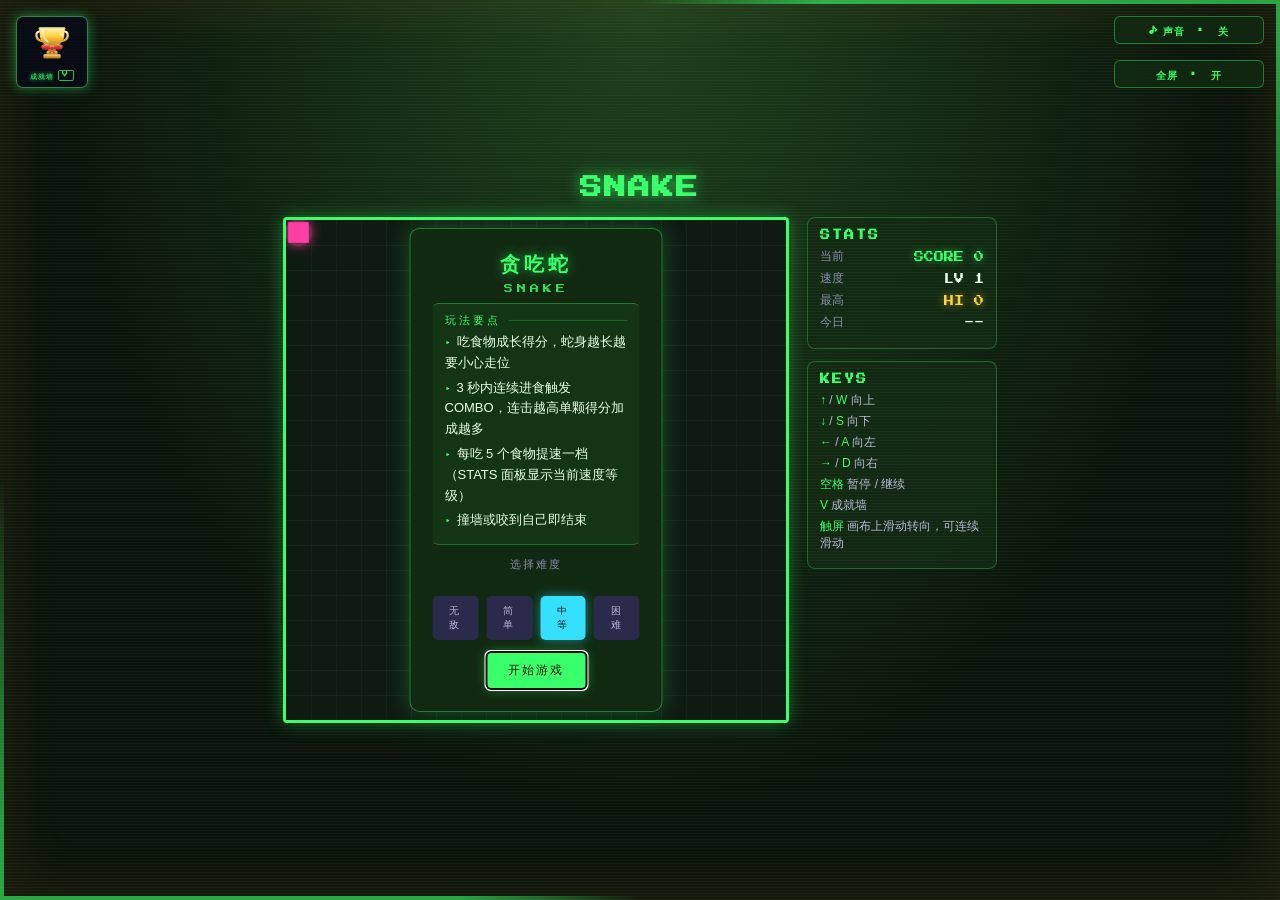
<file: snake.html>
﻿<!DOCTYPE html>
<!-- ==================================================================
     贪吃蛇游戏页
     结构：左上角成就墙入口 → 右上角固定按钮（音效开关 / 全屏）→ 标题 →
          主布局（游戏容器：500×500 画布 + 开始/暂停/结束三块遮罩 +
          右侧 STATS 记分面板 + KEYS 键位说明栏）
     脚本：arcade-common.js 安全存储公共库 / audio.js 公共音效库 / fx.js 画布与特效库 /
          fullscreen.js 全屏控制 / ach-common.js 共享成就系统 / snap-common.js 进度快照管线 /
          pause-common.js 共享暂停逻辑 / audio-snake.js 贪吃蛇音效包 / gamepad.js 手柄支持 /
          snake.js 游戏逻辑
     共享：ach-trigger.css / ach-trigger.js 金杯成就墙触发器（点击等效按 V 开合成就墙）
     ================================================================== -->
<html lang="zh-CN">
<head>
    <meta charset="UTF-8">
    <meta name="viewport" content="width=device-width, initial-scale=1.0">
    <title>贪吃蛇 - 像素街机厅</title>
    <link href="https://fonts.googleapis.com/css2?family=Press+Start+2P&display=swap" rel="stylesheet">
    <!-- 成就墙·金杯触发器共享样式 -->
    <link rel="stylesheet" href="ach-trigger.css?v=20261118-2">
    <style>
        /* ---------- 主题变量：底色 / 面板 / 四色霓虹 / 文字 ---------- */
        :root {
            --bg: #0a140a;
            --panel: rgba(18, 42, 18, 0.96);
            --neon-green: #39ff6a;
            --neon-pink: #ff3ea5;
            --neon-blue: #35e0ff;
            --neon-yellow: #ffd23e;
            --text: #e8ffe8;
        /* ---- 成就墙皮肤主题映射（Wave2 收编）：本页仅留取值行，规则本体统一在 ach-trigger.css 收编层，取值与原页内皮肤逐字一致 ---- */
        --ach-accent: 57, 255, 106; /* 主题色 RGB 三元组：面板描边/辉光、关闭键、脚注、副标题 */
        --ach-sec: 57, 255, 106; /* 次主题色 RGB 三元组：计数文本 */
        --ach-wall-bg: rgba(4, 10, 6, 0.72); /* 遮罩底色 */
        --ach-panel-grad: linear-gradient(160deg, rgba(16, 36, 26, 0.80) 0%, rgba(11, 26, 18, 0.80) 55%, rgba(13, 24, 16, 0.80) 100%); /* 面板渐变底 */
        --ach-panel-glow: rgba(57, 255, 106, 0.22); /* 面板外辉光段 */
        --ach-desc-c: #8fa08f; /* 卡片描述文字 */
        --ach-meta-c: #6f7d6f; /* 进度区元信息文字 */
        --ach-locked-c: #77857a; /* 未解锁卡片名称 */
        --ach-unlock-desc-c: #a9bca9; /* 已解锁卡片描述 */
        --ach-bar-grad: linear-gradient(90deg, #39ff6a, #ffd23e); /* 总进度条渐变 */
        --ach-prog-grad: linear-gradient(90deg, #35e0ff, #39ff6a); /* 卡片进度条渐变 */
        --ach-unlock-prog-grad: linear-gradient(90deg, #39ff6a, #ffd23e); /* 已解锁卡片进度条渐变 */
        --ach-toast-grad: linear-gradient(120deg, rgba(18, 42, 18, 0.95), rgba(10, 22, 14, 0.95)); /* toast 渐变底 */
        /* ---- 稀有度四档徽章配色（RGB 三元组，与卡片描边/toast 左缘同源）：普通=主题绿灰调、稀有/史诗=页内霓虹、传说=页内金 ---- */
        --ach-chip-common: 159, 212, 159; /* 普通档：主题绿降饱和灰调 */
        --ach-chip-rare: 53, 224, 255; /* 稀有档：页内霓虹青 */
        --ach-chip-epic: 255, 62, 165; /* 史诗档：页内霓虹粉 */
        --ach-chip-legend: 255, 210, 62; /* 传说档：页内金色 */
        }
        /* html 画布底色随主题：全屏切换瞬间 overflow 切换 + 合成层重建触发重新光栅化，会间歇性闪现画布默认白底（视口底部白条根因），画布底色变暗后不可见 */
        html { background: var(--bg); }

        /* ---------- 基础布局：全屏垂直居中 ---------- */
        * { box-sizing: border-box; }
        body {
            user-select: none; /* 全局禁止文本选取：鼠标拖动不再框选界面文字、不触发浏览器选中搜索 */
            -webkit-user-select: none;
            min-height: 100vh;
            display: flex;
            flex-direction: column;
            align-items: center;
            justify-content: center;
            margin: 0;
            background: radial-gradient(ellipse at 50% 0%, #1c401c 0%, var(--bg) 65%);
            font-family: 'Microsoft YaHei', sans-serif;
            color: var(--text);
        }
        /* CRT 扫描线氛围 */
        body::before {
            content: '';
            position: fixed;
            inset: 0;
            pointer-events: none;
            background: repeating-linear-gradient(0deg, rgba(255,255,255,0.035) 0 1px, transparent 1px 3px);
        }
        /* 视口边缘氛围灯带：弱于游戏区边框灯带，勾勒屏幕轮廓而不喧宾夺主 */
        body::after {
            content: '';
            position: fixed;
            inset: 0;
            pointer-events: none;
            transform: translateZ(0); /* 独立合成层：edgeFlow 的 box-shadow 每帧重绘隔离于本层，不再与 hover 重绘叠加波及整页引发闪屏 */
            box-shadow: inset 0 0 64px rgba(255, 154, 62, 0.10);
            animation: edgeFlow 8s ease-in-out infinite;
        }
        /* 边缘灯带流光：橙 → 粉 → 蓝循环（与画布灯带同节奏、低亮度） */
        @keyframes edgeFlow {
            0%, 100% { box-shadow: inset 0 0 64px rgba(255, 154, 62, 0.10); }
            33% { box-shadow: inset 0 0 64px rgba(255, 62, 165, 0.11); }
            66% { box-shadow: inset 0 0 64px rgba(53, 224, 255, 0.11); }
        }
        /* ---------- 视口四周环绕光带：主题色霓虹流光绕屏幕边缘匀速巡游 ---------- */
        #edgeBeam {
            position: fixed;
            inset: 0;
            z-index: 6; /* 置于暗角之上、左上角成就墙入口与右上角按钮(10)之下：不挡操作 */
            pointer-events: none;
            padding: 4px; /* 光带厚度 */
            /* 遮罩挖空内容区：仅保留 padding 形成的四周环形带 */
            -webkit-mask: linear-gradient(#000 0 0) content-box, linear-gradient(#000 0 0);
            -webkit-mask-composite: xor;
            mask: linear-gradient(#000 0 0) content-box, linear-gradient(#000 0 0);
            mask-composite: exclude;
            overflow: hidden;
        }
        /* 旋转光束：超大锥形渐变绕视口中心自转，两道主题色光带对置接力 */
        #edgeBeam::before {
            content: '';
            position: absolute;
            left: 50%;
            top: 50%;
            width: 142vmax; /* √2×视口较长边：内切圆恰好覆盖视口对角线，纹理面积较 200vmax 减半，降低全屏显存压力 */
            height: 142vmax;
            margin: -71vmax 0 0 -71vmax; /* 中心对齐视口中心 */
            will-change: transform; /* 常驻合成层：避免超大纹理被反复驱逐/重建引发闪屏 */
            background: conic-gradient(
                transparent 0deg,
                var(--neon-green) 22deg, var(--neon-green) 58deg, transparent 88deg,
                transparent 180deg,
                var(--neon-green) 202deg, var(--neon-green) 238deg, transparent 268deg);
            opacity: 0.6; /* 亮度弱于机台边框灯带，氛围不喧宾夺主 */
            animation: beamOrbit 10s linear infinite;
        }
        /* 光束匀速自转一周：形成光带沿四边连续巡游的观感 */
        @keyframes beamOrbit {
            to { transform: rotate(1turn); }
        }
        /* 音效开关按钮（固定右上角，覆盖全局 button 主题底色） */
        .sound-toggle {
            position: fixed;
            top: 16px;
            right: 16px;
            z-index: 10;
            margin-top: 0;
            width: 150px;
            padding: 8px 0;
            text-align: center;
            line-height: 1;
            font-family: 'Press Start 2P', monospace;
            font-size: 10px;
            font-weight: 700;
            letter-spacing: 1px;
            color: var(--neon-green);
            background: rgba(18, 42, 18, 0.85);
            border: 1px solid rgba(57, 255, 106, 0.4);
            border-radius: 6px;
            box-shadow: none;
        }
        .sound-toggle:hover {
            background: rgba(57, 255, 106, 0.12);
            filter: none;
            box-shadow: 0 0 12px rgba(57, 255, 106, 0.5);
        }
        /* 全屏按钮（固定右上角音效开关下方，覆盖全局 button 主题底色） */
        .fs-toggle {
            position: fixed;
            top: 60px;
            right: 16px;
            z-index: 10;
            margin-top: 0;
            width: 150px;
            padding: 8px 0;
            text-align: center;
            line-height: 1;
            font-family: 'Press Start 2P', monospace;
            font-size: 10px;
            font-weight: 700;
            letter-spacing: 1px;
            color: var(--neon-green);
            background: rgba(18, 42, 18, 0.85);
            border: 1px solid rgba(57, 255, 106, 0.4);
            border-radius: 6px;
            box-shadow: none;
        }
        .fs-toggle:hover {
            background: rgba(57, 255, 106, 0.12);
            filter: none;
            box-shadow: 0 0 12px rgba(57, 255, 106, 0.5);
        }
        /* ---------- 标题：SNAKE 绿色霓虹 ---------- */
        h1.title {
            font-family: 'Press Start 2P', monospace;
            font-size: 22px;
            letter-spacing: 2px;
            color: var(--neon-green);
            text-shadow: 0 0 16px rgba(57, 255, 106, 0.7);
            margin: 0 0 18px;
        }
        /* ---------- 主布局：左侧游戏容器 + 右侧键位说明栏 ---------- */
        .layout {
            display: flex;
            gap: 18px;
            align-items: flex-start; /* 侧栏顶边与游戏区外框顶边对齐，底边按内容自然收尾 */
        }
        /* ---------- 游戏容器（遮罩层相对其定位） ---------- */
        #gameContainer { position: relative; }
        /* 记分文字颜色：分数绿 / 最高分黄（文字由右侧 STATS 面板承载） */
        #score { color: var(--neon-green); text-shadow: 0 0 8px rgba(57, 255, 106, 0.6); }
        #highScore { color: var(--neon-yellow); text-shadow: 0 0 8px rgba(255, 210, 62, 0.6); }
        /* 游戏主画布：500×500，绿色霓虹边框与内外光晕 */
        #gameCanvas {
            display: block;
            /* 显式锁定 CSS 显示尺寸：snake.js 的 DPR 适配会把 width 属性放大为 CSS 尺寸×devicePixelRatio，
               若无此规则画布显示尺寸会跟随属性被撑大（布局爆裂），锁定后属性仅代表物理分辨率 */
            /* 显式改回 content-box：clientWidth/Height 恒等于 500 逻辑坐标（抵消全局 border-box
               与 3px 边框叠加的 6px 内容区偏差，网格 20 列×25 恰好铺满不裁切） */
            box-sizing: content-box;
            width: 500px;
            height: 500px;
            border: 3px solid var(--neon-green);
            border-radius: 4px;
            background-color: #0f1a12;
            box-shadow: 0 0 18px rgba(57, 255, 106, 0.35), inset 0 0 30px rgba(57, 255, 106, 0.06);
            /* 边框灯带：主题色三色流光循环，灯带宽度与光晕同全厅规范 */
            animation: canvasFlow 8s ease-in-out infinite;
            /* 对局中在画布上滑动手势转向：禁用触屏默认的滚动/缩放手势（页面为单屏布局，画布区域不承载滚动） */
            touch-action: none;
        }
        /* 边框流光灯带：主题绿 → 青绿 → 黄绿同族循环（贴合贪吃蛇主题色调） */
        @keyframes canvasFlow {
            0%, 100% { border-color: #39ff6a; box-shadow: 0 0 28px rgba(57, 255, 106, 0.4), inset 0 0 40px rgba(57, 255, 106, 0.08); }
            33% { border-color: #2fffd8; box-shadow: 0 0 32px rgba(47, 255, 216, 0.45), inset 0 0 40px rgba(47, 255, 216, 0.08); }
            66% { border-color: #a8ff3e; box-shadow: 0 0 32px rgba(168, 255, 62, 0.45), inset 0 0 40px rgba(168, 255, 62, 0.08); }
        }
        /* ---------- 遮罩层：开始 / 暂停 / 结束三块面板，居中覆盖在画布上 ---------- */
        #startScreen, #gameOverScreen, #pauseScreen {
            position: absolute;
            top: 50%;
            left: 50%;
            transform: translate(-50%, -50%);
            text-align: center;
            background-color: var(--panel);
            padding: 22px;
            border-radius: 10px;
            border: 1px solid rgba(57, 255, 106, 0.4);
            box-shadow: 0 0 24px rgba(57, 255, 106, 0.25);
            animation: panelIn 0.3s ease-out; /* 面板入场：display 切换时自动重播 */
        }
        /* 面板入场动画：从略小略下位置淡入上移落定 */
        @keyframes panelIn {
            from { opacity: 0; transform: translate(-50%, -46%) scale(0.92); }
            to { opacity: 1; transform: translate(-50%, -50%) scale(1); }
        }
        /* ---------- 用户偏好减弱动效：停用持续动画，保留静态样式 ---------- */
        @media (prefers-reduced-motion: reduce) {
            body::after, #edgeBeam::before, #gameCanvas,
            #startScreen, #gameOverScreen, #pauseScreen {
                animation: none; /* 边缘灯带流光 / 旋转光束 / 画布灯带循环 / 面板入场全部停用 */
            }
        }
        /* 遮罩标题：主题绿色 + 霓虹光晕 */
        h2 { margin: 0 0 10px; font-size: 20px; letter-spacing: 4px; color: var(--neon-green); text-shadow: 0 0 12px rgba(57, 255, 106, 0.6); }
        p { margin: 6px 0; font-size: 14px; color: #b8b8d8; }
        /* ---------- 开始面板美化：英文副题 / 提示信息块 / 难度标签 ---------- */
        #startScreen h2 { margin-bottom: 6px; }
        .start-sub {
            margin: 0 0 10px;
            font-family: 'Press Start 2P', monospace;
            font-size: 9px;
            letter-spacing: 4px;
            color: var(--neon-green);
            opacity: 0.85;
        }
        .start-tips {
            margin: 10px 0 0;
            padding: 9px 12px;
            background: rgba(57, 255, 106, 0.06);
            border-top: 1px solid rgba(57, 255, 106, 0.35);
            border-bottom: 1px solid rgba(57, 255, 106, 0.35);
            border-radius: 6px;
        }
        /* 提示分区标题：主题色小标签 + 右侧延伸线 */
        .start-tips .tips-head {
            display: flex;
            align-items: center;
            gap: 8px;
            margin: 8px 0 4px;
            font-size: 11px;
            letter-spacing: 3px;
            color: var(--neon-green);
        }
        .start-tips .tips-head:first-child { margin-top: 0; }
        .start-tips .tips-head::after {
            content: "";
            flex: 1;
            height: 1px;
            background: rgba(57, 255, 106, 0.25);
        }
        /* 玩法条目：整行排版，主题色箭头前缀 */
        .start-tips .tips-row {
            margin: 4px 0;
            font-size: 13px;
            line-height: 1.6;
            text-align: left;
        }
        .start-tips .tips-row.rule::before {
            content: "▸";
            margin-right: 6px;
            color: var(--neon-green);
            font-size: 11px;
        }
        .diff-label {
            margin: 12px 0 0;
            font-size: 11px;
            letter-spacing: 2px;
            color: #8a8ab0;
        }
        #newRecord {
            color: var(--neon-pink);
            font-weight: bold;
            text-shadow: 0 0 10px rgba(255, 62, 165, 0.6);
        }
        /* 全局按钮：开始 / 重新开始等主操作按钮（绿色主题） */
        button {
            padding: 10px 22px;
            font-family: 'Press Start 2P', monospace;
            font-size: 12px;
            cursor: pointer;
            color: #0a140a;
            background-color: var(--neon-green);
            border: none;
            border-radius: 5px;
            margin-top: 12px;
            letter-spacing: 2px;
            box-shadow: 0 0 12px rgba(57, 255, 106, 0.45);
            transition: all 0.15s;
        }
        button:hover {
            filter: brightness(1.15);
            box-shadow: 0 0 20px rgba(57, 255, 106, 0.7);
        }
        /* ---------- 难度选择：data-speed 为蛇速（ms/tick），data-points 为每个食物得分 ---------- */
        #difficultySelect {
            display: flex;
            gap: 8px;
            justify-content: center;
            margin-top: 12px;
        }
        .difficulty-btn {
            background-color: #2a2a4a;
            color: #b8b8d8;
            padding: 8px 16px;
            font-size: 10px;
            box-shadow: none;
        }
        .difficulty-btn:hover {
            background-color: #3a3a5e;
            filter: none;
            box-shadow: none;
        }
        .difficulty-btn.active {
            background-color: var(--neon-blue);
            color: #0a140a;
            box-shadow: 0 0 12px rgba(53, 224, 255, 0.5);
        }
        .difficulty-btn.active:hover {
            box-shadow: 0 0 18px rgba(53, 224, 255, 0.7);
        }
        /* ---------- 右侧键位说明栏：仿俄罗斯方块页 KEYS 面板（绿色主题） ---------- */
        .side-panel {
            display: flex;
            flex-direction: column;
            gap: 12px;
            width: 190px;
        }
        .panel-box {
            background: rgba(18, 42, 18, 0.85);
            border: 1px solid rgba(57, 255, 106, 0.3);
            border-radius: 8px;
            padding: 12px;
        }
        .panel-box h3 {
            margin: 0 0 8px;
            font-family: 'Press Start 2P', monospace;
            font-size: 10px;
            color: var(--neon-green);
            letter-spacing: 2px;
        }
        .stat-row {
            display: flex;
            justify-content: space-between;
            align-items: center;
            margin: 5px 0;
            font-size: 12px;
        }
        .stat-row .label { color: #8a8ab0; }
        .stat-row .value {
            font-family: 'Press Start 2P', monospace;
            font-size: 10px;
        }
        .keys p { margin: 4px 0; font-size: 12px; color: #b8b8d8; }
        .keys b { color: var(--neon-green); font-weight: normal; }
        /* 触屏点击优化：按钮/链接启用 manipulation，消除双击缩放判定带来的点击延迟 */
        button, a { touch-action: manipulation; }
    </style>
</head>
<body>
    <!-- 视口四周环绕光带：主题色霓虹流光沿屏幕边缘循环巡游 -->
    <div id="edgeBeam" aria-hidden="true"></div>
    <!-- 固定按钮区：成就墙入口（左上）+ 音效开关 / 全屏切换（右上） -->
    <!-- 成就墙·金杯触发器（全站统一开墙键 V 的可视化入口）：点击等效按 V 开合本游戏成就墙 -->
    <button class="achWallTrigger awt-fixed" type="button" style="--awt-h: var(--neon-green)" title="成就墙（快捷键 V）">
        <span class="awt-caption"><span class="awt-label">成就墙</span><span class="awt-key">V</span></span>
    </button>
    <button id="soundToggle" class="sound-toggle" type="button" title="单击：静音/恢复（快捷键 M）&#10;长按 / 右键：音量设置">♪ 声音 · 关</button>
    <button id="fullscreenToggle" class="fs-toggle" title="切换全屏（快捷键 F）">全屏 · 开</button>
    <h1 class="title">SNAKE</h1>
    <div class="layout">
        <div id="gameContainer">
            <!-- 游戏主画布：500×500，snake.js 在其上绘制棋盘、蛇与食物 -->
            <canvas id="gameCanvas" width="500" height="500"></canvas>
            <!-- 开始遮罩：默认显示，含难度选择（无敌/简单/中等/困难）与开始按钮 -->
            <div id="startScreen">
                <h2>贪吃蛇</h2>
                <p class="start-sub">SNAKE</p>
                <div class="start-tips">
                    <div class="tips-head">玩法要点</div>
                    <div class="tips-row rule">吃食物成长得分，蛇身越长越要小心走位</div>
                    <div class="tips-row rule">3 秒内连续进食触发 COMBO，连击越高单颗得分加成越多</div>
                    <div class="tips-row rule">每吃 5 个食物提速一档（STATS 面板显示当前速度等级）</div>
                    <div class="tips-row rule">撞墙或咬到自己即结束</div>
                </div>
                <p class="diff-label">选择难度</p>
                <div id="difficultySelect">
                    <!-- 无敌难度：游玩参数与简单档一致（最宽松），额外开启无敌模式（撞墙环绕穿墙、撞自身直接穿过） -->
                    <button class="difficulty-btn" data-speed="200" data-points="5" data-invincible="1">无敌</button>
                    <button class="difficulty-btn" data-speed="200" data-points="5">简单</button>
                    <button class="difficulty-btn active" data-speed="150" data-points="10">中等</button>
                    <button class="difficulty-btn" data-speed="100" data-points="20">困难</button>
                </div>
                <button id="btnStart">开始游戏</button>
            </div>
            <!-- 暂停遮罩：空格暂停时由 snake.js 显示，再按空格继续 -->
            <div id="pauseScreen" style="display: none;">
                <h2>已暂停</h2>
                <p>按空格键继续</p>
                <!-- 进度镜像快照恢复提示：仅"上次进度恢复续玩"时由 snake.js 显示 -->
                <p id="pauseRestored" style="display: none;">已恢复上次进度</p>
            </div>
            <!-- 结束遮罩：显示最终分数与新纪录标记，提供重新开始按钮 -->
            <div id="gameOverScreen" style="display: none;">
                <h2 id="gameOverTitle">游戏结束</h2>
                <p>最终分数: <span id="finalScore">0</span></p>
                <p id="newRecord" style="display: none;">新纪录！</p>
                <button id="btnRestart">重新开始</button>
            </div>
        </div>
        <!-- 侧边信息栏：STATS 记分面板（snake.js 按 id 实时刷新）+ KEYS 键位面板 -->
        <div class="side-panel">
            <div class="panel-box">
                <h3>STATS</h3>
                <div class="stat-row"><span class="label">当前</span><span class="value" id="score">SCORE 0</span></div>
                <!-- 速度等级：每吃 5 个食物提速一档，snake.js 实时刷新 -->
                <div class="stat-row"><span class="label">速度</span><span class="value" id="speedLevel">LV 1</span></div>
                <div class="stat-row"><span class="label">最高</span><span class="value" id="highScore">HI 0</span></div>
                <!-- 每日挑战目标（2026-11-04 新增）：当日由日期哈希生成的目标长度，snake.js 实时刷新 -->
                <div class="stat-row"><span class="label">今日</span><span class="value" id="dailyGoal">--</span></div>
            </div>
            <div class="panel-box keys">
                <h3>KEYS</h3>
                <p><b data-code="ArrowUp">↑</b> / <b data-code="KeyW">W</b> 向上</p>
                <p><b data-code="ArrowDown">↓</b> / <b data-code="KeyS">S</b> 向下</p>
                <p><b data-code="ArrowLeft">←</b> / <b data-code="KeyA">A</b> 向左</p>
                <p><b data-code="ArrowRight">→</b> / <b data-code="KeyD">D</b> 向右</p>
                <p><b data-code="Space">空格</b> 暂停 / 继续</p>
                <p><b data-code="KeyV">V</b> 成就墙</p>
                <p><b>触屏</b> 画布上滑动转向，可连续滑动</p>
            </div>
        </div>
    </div>
    <!-- ===================== 成就墙：DOM 全屏覆盖层（V/Esc 开合，打开时游戏逻辑冻结） ===================== -->
    <div id="achWall" hidden></div>
    <!-- 脚本加载顺序：arcade-common.js(Arcade 统一守卫/存档) → audio.js(SFX) fx.js(FX) → fullscreen.js(FS，仅供本页全屏按钮使用) → ach-common.js(共享成就系统，成就墙开合/解锁/存档迁移由此驱动) → snap-common.js(进度快照公共库) → pause-common.js(共享暂停引擎) → gamepad.js / ach-trigger.js → snake.js 游戏逻辑（依赖 audio.js 的 SFX 与 fx.js 的 FX） -->
    <script src="arcade-common.js?v=20261126-1"></script>
    <script src="audio.js?v=20261125-1"></script>
    <script src="fx.js?v=20261126-1"></script>
    <script src="fullscreen.js?v=20261126-1"></script>
    <script src="ach-common.js?v=20261126-2"></script>
    <script src="snap-common.js?v=20261126-1"></script>
    <script src="pause-common.js?v=20261125-1"></script>
    <script src="audio-snake.js?v=20261126-1"></script>
    <!-- 手柄支持公共库：Gamepad API 轮询 → 边沿触发合成键盘事件，游戏键位零改动获得手柄支持 -->
    <script src="gamepad.js?v=20261120-2"></script>
    <script src="ach-trigger.js?v=20261126-1"></script>
    <script src="snake.js?v=20261126-3"></script>
</body>
</html>
</file>
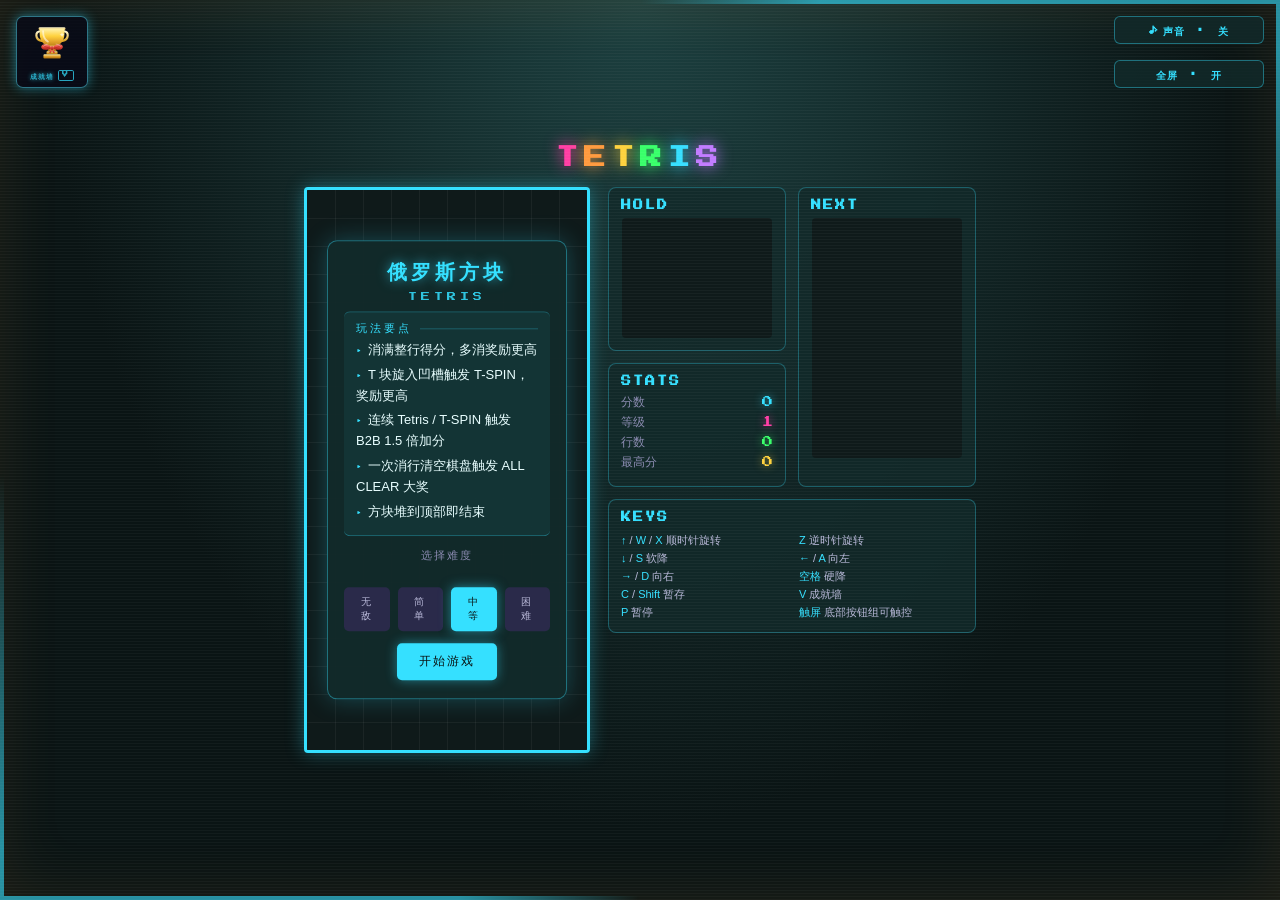
<file: tetris.html>
<!DOCTYPE html>
<!-- ==================================================================
     俄罗斯方块游戏页
     结构：左上角成就墙入口 → 右上角固定按钮（音效开关 / 全屏）→ TETRIS 彩色标题 →
          主布局（左：280×560 棋盘 + 三块遮罩；右：侧边信息栏
          HOLD 暂存预览 150×120 / NEXT 后续三块预览 150×240 / STATS / KEYS）
     脚本：audio.js 公共音效库 / fx.js 画布与特效库 / fullscreen.js 全屏控制 /
          ach-common.js 共享成就系统 / gamepad.js 手柄支持 / tetris.js 游戏逻辑（含 7-bag / Hold / SRS / Lock Delay / DAS-ARR / 成就）
     共享：ach-trigger.css / ach-trigger.js 金杯成就墙触发器（点击等效按 V 开合成就墙）
     ================================================================== -->
<html lang="zh-CN">
<head>
    <meta charset="UTF-8">
    <meta name="viewport" content="width=device-width, initial-scale=1.0">
    <title>俄罗斯方块 - 像素街机厅</title>
    <link href="https://fonts.googleapis.com/css2?family=Press+Start+2P&display=swap" rel="stylesheet">
    <!-- 成就墙·金杯触发器共享样式 -->
    <link rel="stylesheet" href="ach-trigger.css?v=20261118-2">
    <style>
        /* ---------- 主题变量：底色 / 面板 / 四色霓虹 / 文字 ---------- */
        :root {
            --bg: #0a1414;
            --panel: rgba(18, 42, 42, 0.96);
            --neon-green: #39ff6a;
            --neon-pink: #ff3ea5;
            --neon-blue: #35e0ff;
            --neon-yellow: #ffd23e;
            --text: #e8feff;
        /* ---- 成就墙皮肤主题映射（Wave2 收编）：本页仅留取值行，规则本体统一在 ach-trigger.css 收编层，取值与原页内皮肤逐字一致 ---- */
        --ach-accent: 53, 224, 255; /* 主题色 RGB 三元组：面板描边/辉光、关闭键、脚注、副标题 */
        --ach-sec: 53, 224, 255; /* 次主题色 RGB 三元组：计数文本 */
        --ach-wall-bg: rgba(4, 12, 14, 0.72); /* 遮罩底色 */
        --ach-panel-grad: linear-gradient(160deg, rgba(14, 42, 42, 0.80) 0%, rgba(10, 29, 29, 0.80) 55%, rgba(12, 30, 34, 0.80) 100%); /* 面板渐变底 */
        --ach-panel-glow: rgba(53, 224, 255, 0.22); /* 面板外辉光段 */
        --ach-desc-c: #7f959c; /* 卡片描述文字 */
        --ach-meta-c: #647d82; /* 进度区元信息文字 */
        --ach-locked-c: #6d8792; /* 未解锁卡片名称 */
        --ach-unlock-desc-c: #9fc3c9; /* 已解锁卡片描述 */
        --ach-bar-grad: linear-gradient(90deg, #35e0ff, #ffd23e); /* 总进度条渐变 */
        --ach-prog-grad: linear-gradient(90deg, #35e0ff, #39ff6a); /* 卡片进度条渐变 */
        --ach-unlock-prog-grad: linear-gradient(90deg, #35e0ff, #ffd23e); /* 已解锁卡片进度条渐变 */
        --ach-toast-grad: linear-gradient(120deg, rgba(16, 40, 42, 0.95), rgba(9, 21, 23, 0.95)); /* toast 渐变底 */
        /* ---- 稀有度四档徽章配色（RGB 三元组，与卡片描边/toast 左缘同源）：普通=主题青灰调、稀有/史诗=页内霓虹、传说=页内金 ---- */
        --ach-chip-common: 159, 200, 212; /* 普通档：主题青降饱和灰调 */
        --ach-chip-rare: 57, 255, 106; /* 稀有档：页内霓虹绿 */
        --ach-chip-epic: 255, 62, 165; /* 史诗档：页内霓虹粉 */
        --ach-chip-legend: 255, 210, 62; /* 传说档：页内金色 */
        }
        /* html 画布底色随主题：全屏切换瞬间 overflow 切换 + 合成层重建触发重新光栅化，会间歇性闪现画布默认白底（视口底部白条根因），画布底色变暗后不可见 */
        html { background: var(--bg); }

        /* ---------- 基础布局：全屏垂直居中 ---------- */
        * { box-sizing: border-box; }
        body {
            user-select: none; /* 全局禁止文本选取：鼠标拖动不再框选界面文字、不触发浏览器选中搜索 */
            -webkit-user-select: none;
            min-height: 100vh;
            display: flex;
            flex-direction: column;
            align-items: center;
            justify-content: center;
            margin: 0;
            background: radial-gradient(ellipse at 50% 0%, #1c4040 0%, var(--bg) 65%);
            font-family: 'Microsoft YaHei', sans-serif;
            color: var(--text);
        }
        /* CRT 扫描线氛围 */
        body::before {
            content: '';
            position: fixed;
            inset: 0;
            pointer-events: none;
            background: repeating-linear-gradient(0deg, rgba(255,255,255,0.035) 0 1px, transparent 1px 3px);
        }
        /* 视口边缘氛围灯带：弱于游戏区边框灯带，勾勒屏幕轮廓而不喧宾夺主 */
        body::after {
            content: '';
            position: fixed;
            inset: 0;
            pointer-events: none;
            transform: translateZ(0); /* 独立合成层：edgeFlow 的 box-shadow 每帧重绘隔离于本层，不再与 hover 重绘叠加波及整页引发闪屏 */
            box-shadow: inset 0 0 64px rgba(255, 154, 62, 0.10);
            animation: edgeFlow 8s ease-in-out infinite;
        }
        /* 边缘灯带流光：橙 → 粉 → 蓝循环（与画布灯带同节奏、低亮度） */
        @keyframes edgeFlow {
            0%, 100% { box-shadow: inset 0 0 64px rgba(255, 154, 62, 0.10); }
            33% { box-shadow: inset 0 0 64px rgba(255, 62, 165, 0.11); }
            66% { box-shadow: inset 0 0 64px rgba(53, 224, 255, 0.11); }
        }
        /* ---------- 视口四周环绕光带：主题色霓虹流光绕屏幕边缘匀速巡游 ---------- */
        #edgeBeam {
            position: fixed;
            inset: 0;
            z-index: 6; /* 置于暗角之上、左上角成就墙入口与右上角按钮(10)之下：不挡操作 */
            pointer-events: none;
            padding: 4px; /* 光带厚度 */
            /* 遮罩挖空内容区：仅保留 padding 形成的四周环形带 */
            -webkit-mask: linear-gradient(#000 0 0) content-box, linear-gradient(#000 0 0);
            -webkit-mask-composite: xor;
            mask: linear-gradient(#000 0 0) content-box, linear-gradient(#000 0 0);
            mask-composite: exclude;
            overflow: hidden;
        }
        /* 旋转光束：超大锥形渐变绕视口中心自转，两道主题色光带对置接力 */
        #edgeBeam::before {
            content: '';
            position: absolute;
            left: 50%;
            top: 50%;
            width: 142vmax; /* √2×视口较长边：内切圆恰好覆盖视口对角线，纹理面积较 200vmax 减半，降低全屏显存压力 */
            height: 142vmax;
            margin: -71vmax 0 0 -71vmax; /* 中心对齐视口中心 */
            will-change: transform; /* 常驻合成层：避免超大纹理被反复驱逐/重建引发闪屏 */
            background: conic-gradient(
                transparent 0deg,
                var(--neon-blue) 22deg, var(--neon-blue) 58deg, transparent 88deg,
                transparent 180deg,
                var(--neon-blue) 202deg, var(--neon-blue) 238deg, transparent 268deg);
            opacity: 0.6; /* 亮度弱于机台边框灯带，氛围不喧宾夺主 */
            animation: beamOrbit 10s linear infinite;
        }
        /* 光束匀速自转一周：形成光带沿四边连续巡游的观感 */
        @keyframes beamOrbit {
            to { transform: rotate(1turn); }
        }
        /* 音效开关按钮（固定右上角，覆盖全局 button 主题底色） */
        .sound-toggle {
            position: fixed;
            top: 16px;
            right: 16px;
            z-index: 10;
            margin-top: 0;
            width: 150px;
            padding: 8px 0;
            text-align: center;
            line-height: 1;
            font-family: 'Press Start 2P', monospace;
            font-size: 10px;
            font-weight: 700;
            letter-spacing: 1px;
            color: var(--neon-blue);
            background: rgba(18, 42, 42, 0.85);
            border: 1px solid rgba(53, 224, 255, 0.4);
            border-radius: 6px;
            box-shadow: none;
        }
        .sound-toggle:hover {
            background: rgba(53, 224, 255, 0.12);
            filter: none;
            box-shadow: 0 0 12px rgba(53, 224, 255, 0.5);
        }
        /* 全屏按钮（固定右上角音效开关下方，覆盖全局 button 主题底色） */
        .fs-toggle {
            position: fixed;
            top: 60px;
            right: 16px;
            z-index: 10;
            margin-top: 0;
            width: 150px;
            padding: 8px 0;
            text-align: center;
            line-height: 1;
            font-family: 'Press Start 2P', monospace;
            font-size: 10px;
            font-weight: 700;
            letter-spacing: 1px;
            color: var(--neon-blue);
            background: rgba(18, 42, 42, 0.85);
            border: 1px solid rgba(53, 224, 255, 0.4);
            border-radius: 6px;
            box-shadow: none;
        }
        .fs-toggle:hover {
            background: rgba(53, 224, 255, 0.12);
            filter: none;
            box-shadow: 0 0 12px rgba(53, 224, 255, 0.5);
        }
        /* ---------- 标题：TETRIS 每字母彩色霓虹 ---------- */
        h1.title {
            font-family: 'Press Start 2P', monospace;
            font-size: 22px;
            letter-spacing: 6px;
            margin: 0 0 18px;
        }
        /* 每个字母带自身颜色的霓虹光晕 */
        h1.title span { text-shadow: 0 0 16px currentColor; }
        /* ---------- 主布局：左侧棋盘容器 + 右侧侧边信息栏 ---------- */
        .layout {
            display: flex;
            gap: 18px;
            align-items: flex-start; /* 侧栏顶边与游戏区外框顶边对齐，底边按内容自然收尾 */
        }
        /* 游戏容器（遮罩层相对其定位）与主画布：280×560，10×20 格、格 28px */
        #gameContainer { position: relative; }
        #gameCanvas {
            display: block;
            /* 固定 CSS 逻辑尺寸：FX.setupCanvas 据此放大物理分辨率，避免属性尺寸直接撑大布局 */
            /* 显式改回 content-box：clientWidth/Height 恒等于 280/560 逻辑坐标（抵消全局 border-box
               与 3px 边框叠加的 6px 内容区偏差，10×28/20×28 恰好铺满不裁切） */
            box-sizing: content-box;
            width: 280px;
            height: 560px;
            border: 3px solid var(--neon-blue);
            border-radius: 4px;
            background-color: #0f1a1a;
            box-shadow: 0 0 18px rgba(53, 224, 255, 0.35), inset 0 0 30px rgba(53, 224, 255, 0.06);
            /* 边框灯带：与 1024 机台同款三色流光循环 */
            animation: canvasFlow 8s ease-in-out infinite;
        }
        /* 边框流光灯带：主题青 → 宝蓝 → 青绿同族循环（贴合俄罗斯方块主题色调） */
        @keyframes canvasFlow {
            0%, 100% { border-color: #35e0ff; box-shadow: 0 0 28px rgba(53, 224, 255, 0.4), inset 0 0 40px rgba(53, 224, 255, 0.08); }
            33% { border-color: #3e8aff; box-shadow: 0 0 32px rgba(62, 138, 255, 0.45), inset 0 0 40px rgba(62, 138, 255, 0.08); }
            66% { border-color: #2fffd8; box-shadow: 0 0 32px rgba(47, 255, 216, 0.45), inset 0 0 40px rgba(47, 255, 216, 0.08); }
        }
        /* ---------- 侧边信息栏：两列网格布局 ----------
           左列 HOLD/STATS 纵向堆叠、右列 NEXT 竖条跨两行、底行 KEYS 通栏，
           整体高度压缩至 ~430px（低于游戏画布 566px），使 .layout 高度由游戏区主导：
           全屏缩放比不再被侧栏卡死（1080p 下 ~1.65，原 ~1.14），说明区占屏比同步下降 */
        .side-panel {
            display: grid;
            grid-template-columns: 178px 178px;
            gap: 12px;
            grid-template-areas:
                "hold next"
                "stats next"
                "keys keys";
        }
        .hold-box  { grid-area: hold; }
        .next-box  { grid-area: next; }
        .stats-box { grid-area: stats; }
        .keys      { grid-area: keys; }
        .panel-box {
            background: rgba(18, 42, 42, 0.85);
            border: 1px solid rgba(53, 224, 255, 0.3);
            border-radius: 8px;
            padding: 12px;
        }
        .panel-box h3 {
            margin: 0 0 8px;
            font-family: 'Press Start 2P', monospace;
            font-size: 10px;
            color: var(--neon-blue);
            letter-spacing: 2px;
        }
        /* HOLD 暂存预览画布：固定 CSS 逻辑尺寸，FX.setupCanvas 据此设置物理分辨率 */
        #holdCanvas {
            display: block;
            margin: 0 auto;
            width: 150px;
            height: 120px;
            background: #0f1a1a;
            border-radius: 4px;
        }
        /* NEXT 后续三块预览画布：固定 CSS 逻辑尺寸 150×240（纵向均分为三条预览带） */
        #nextCanvas {
            display: block;
            margin: 0 auto;
            width: 150px;
            height: 240px;
            background: #0f1a1a;
            border-radius: 4px;
        }
        .stat-row {
            display: flex;
            justify-content: space-between;
            align-items: center;
            margin: 3px 0; /* 收紧行距，配合两列布局降低侧栏高度 */
            font-size: 12px;
        }
        .stat-row .label { color: #8a8ab0; }
        .stat-row .value {
            font-family: 'Press Start 2P', monospace;
            font-size: 11px;
        }
        #scoreVal { color: var(--neon-blue); text-shadow: 0 0 8px rgba(53, 224, 255, 0.6); }
        #levelVal { color: var(--neon-pink); text-shadow: 0 0 8px rgba(255, 62, 165, 0.6); }
        #linesVal { color: var(--neon-green); text-shadow: 0 0 8px rgba(57, 255, 106, 0.6); }
        #highVal { color: var(--neon-yellow); text-shadow: 0 0 8px rgba(255, 210, 62, 0.6); }
        /* 键位说明：通栏双列网格，10 条键位压缩为 5 行，显著降低说明区高度占比 */
        .keys {
            display: grid;
            grid-template-columns: 1fr 1fr;
            gap: 3px 14px;
            align-content: start;
        }
        .keys h3 { grid-column: 1 / -1; } /* 标题占满通栏 */
        .keys p { margin: 0; font-size: 11px; color: #b8b8d8; white-space: nowrap; }
        .keys b { color: var(--neon-blue); font-weight: normal; }
        /* ---------- 遮罩层 ---------- */
        #startScreen, #gameOverScreen, #pauseScreen {
            position: absolute;
            top: 50%;
            left: 50%;
            transform: translate(-50%, -50%);
            width: 240px;
            text-align: center;
            background-color: var(--panel);
            padding: 18px 16px;
            border-radius: 10px;
            border: 1px solid rgba(53, 224, 255, 0.4);
            box-shadow: 0 0 24px rgba(53, 224, 255, 0.25);
            animation: panelIn 0.3s ease-out; /* 面板入场：display 切换时自动重播 */
        }
        /* 面板入场动画：从略小略上位置淡入落定 */
        @keyframes panelIn {
            from { opacity: 0; transform: translate(-50%, -46%) scale(0.92); }
            to { opacity: 1; transform: translate(-50%, -50%) scale(1); }
        }
        /* 遮罩标题：主题蓝色 + 霓虹光晕 */
        h2 { margin: 0 0 10px; font-size: 20px; letter-spacing: 4px; color: var(--neon-blue); text-shadow: 0 0 12px rgba(53, 224, 255, 0.6); }
        p { margin: 6px 0; font-size: 13px; color: #b8b8d8; }
        /* ---------- 开始面板美化：英文副题 / 提示信息块 / 难度标签 ---------- */
        #startScreen h2 { margin-bottom: 6px; }
        .start-sub {
            margin: 0 0 10px;
            font-family: 'Press Start 2P', monospace;
            font-size: 9px;
            letter-spacing: 4px;
            color: var(--neon-blue);
            opacity: 0.85;
        }
        .start-tips {
            margin: 10px 0 0;
            padding: 9px 12px;
            background: rgba(53, 224, 255, 0.06);
            border-top: 1px solid rgba(53, 224, 255, 0.35);
            border-bottom: 1px solid rgba(53, 224, 255, 0.35);
            border-radius: 6px;
        }
        /* 提示分区标题：主题色小标签 + 右侧延伸线 */
        .start-tips .tips-head {
            display: flex;
            align-items: center;
            gap: 8px;
            margin: 8px 0 4px;
            font-size: 11px;
            letter-spacing: 3px;
            color: var(--neon-blue);
        }
        .start-tips .tips-head:first-child { margin-top: 0; }
        .start-tips .tips-head::after {
            content: "";
            flex: 1;
            height: 1px;
            background: rgba(53, 224, 255, 0.25);
        }
        /* 玩法条目：整行排版，主题色箭头前缀 */
        .start-tips .tips-row {
            margin: 4px 0;
            font-size: 13px;
            line-height: 1.6;
            text-align: left;
        }
        .start-tips .tips-row.rule::before {
            content: "▸";
            margin-right: 6px;
            color: var(--neon-blue);
            font-size: 11px;
        }
        .diff-label {
            margin: 12px 0 0;
            font-size: 11px;
            letter-spacing: 2px;
            color: #8a8ab0;
        }
        #newRecord {
            color: var(--neon-pink);
            font-weight: bold;
            text-shadow: 0 0 10px rgba(255, 62, 165, 0.6);
        }
        /* 全局按钮：开始 / 重新开始等主操作按钮（蓝色主题） */
        button {
            padding: 10px 22px;
            font-family: 'Press Start 2P', monospace;
            font-size: 12px;
            cursor: pointer;
            color: #0a1414;
            background-color: var(--neon-blue);
            border: none;
            border-radius: 5px;
            margin-top: 12px;
            letter-spacing: 2px;
            box-shadow: 0 0 12px rgba(53, 224, 255, 0.45);
            transition: all 0.15s;
        }
        button:hover {
            filter: brightness(1.15);
            box-shadow: 0 0 20px rgba(53, 224, 255, 0.7);
        }
        /* ---------- 难度选择 ---------- */
        #difficultySelect {
            display: flex;
            gap: 8px;
            justify-content: center;
            margin-top: 12px;
        }
        .difficulty-btn {
            background-color: #2a2a4a;
            color: #b8b8d8;
            padding: 8px 14px;
            font-size: 10px;
            box-shadow: none;
        }
        .difficulty-btn:hover {
            background-color: #3a3a5e;
            filter: none;
            box-shadow: none;
        }
        .difficulty-btn.active {
            background-color: var(--neon-blue);
            color: #0a1414;
            box-shadow: 0 0 12px rgba(53, 224, 255, 0.5);
        }
        .difficulty-btn.active:hover {
            box-shadow: 0 0 18px rgba(53, 224, 255, 0.7);
        }
        /* 触屏点击优化：按钮/链接启用 manipulation，消除双击缩放判定带来的点击延迟 */
        button, a { touch-action: manipulation; }
        /* ---------- 触屏按钮组：默认隐藏，仅粗指针（触屏）设备显示，桌面布局完全不变 ---------- */
        #touchControls {
            display: none;
            flex-direction: column;
            align-items: center;
            gap: 10px;
            margin-top: 14px;
            user-select: none;
            -webkit-user-select: none;
            -webkit-tap-highlight-color: transparent;
        }
        @media (pointer: coarse) {
            #touchControls { display: flex; }
        }
        /* 触屏按钮行：上行动作（Hold / 双旋 / 硬降）· 下行方向（← ↓ →） */
        .touch-row {
            display: flex;
            gap: 10px;
        }
        /* 触屏按钮：覆盖全局 button 蓝底主题 → 暗底霓虹描边半透明圆角，≥56px 拇指触达 */
        .touch-btn {
            min-width: 56px;
            min-height: 56px;
            margin-top: 0;
            padding: 6px 10px;
            font-family: 'Press Start 2P', monospace;
            font-size: 14px;
            line-height: 1;
            letter-spacing: 0;
            color: var(--neon-blue);
            background: rgba(18, 42, 42, 0.72);
            border: 1px solid rgba(53, 224, 255, 0.4);
            border-radius: 10px;
            box-shadow: none;
            /* none：按住连发期间不允许页面滚动接管（滚动会触发 pointercancel 中断连发） */
            touch-action: none;
        }
        /* 按压反馈：主题蓝半透明底 + 霓虹光晕 */
        .touch-btn:active {
            background: rgba(53, 224, 255, 0.18);
            box-shadow: 0 0 12px rgba(53, 224, 255, 0.45);
        }
        /* ---------- 减弱动态效果：系统开启"减弱动态效果"时停用装饰性动画 ----------
           （与大厅 / 蜜蜂机台同款降级策略）停用视口边缘灯带流光与环绕旋转光束、
           棋盘边框霓虹流光、遮罩面板入场动画；成就 toast 取消滑入位移仅保留淡入淡出。
           行消除闪烁等画布动效由 fx.js 的 prefersReduced 粒子降级同步处理，
           CSS 与 JS 两侧策略保持一致 */
        @media (prefers-reduced-motion: reduce) {
            body::after { animation: none; } /* 视口边缘灯带流光 */
            #edgeBeam { display: none; }     /* 环绕旋转光束：纯氛围装饰，整体停用 */
            #gameCanvas { animation: none; } /* 棋盘边框霓虹流光 */
            /* 遮罩面板入场动画：改为直接呈现（成就墙动效在其专属区块内已按需停用） */
            #startScreen, #gameOverScreen, #pauseScreen { animation: none; }
        }
    </style>
</head>
<body>
    <!-- 视口四周环绕光带：主题色霓虹流光沿屏幕边缘循环巡游 -->
    <div id="edgeBeam" aria-hidden="true"></div>
    <!-- 固定按钮区：成就墙入口（左上）+ 音效开关 / 全屏切换（右上） -->
    <!-- 成就墙·金杯触发器（全站统一开墙键 V 的可视化入口）：点击等效按 V 开合本游戏成就墙 -->
    <button class="achWallTrigger awt-fixed" type="button" style="--awt-h: var(--neon-blue)" title="成就墙（快捷键 V）">
        <span class="awt-caption"><span class="awt-label">成就墙</span><span class="awt-key">V</span></span>
    </button>
    <button id="soundToggle" class="sound-toggle" type="button" title="单击：静音/恢复（快捷键 M）&#10;长按 / 右键：音量设置">♪ 声音 · 关</button>
    <button id="fullscreenToggle" class="fs-toggle" title="切换全屏（快捷键 F）">全屏 · 开</button>
    <h1 class="title">
        <span style="color:#ff3ea5">T</span><span style="color:#ff9a3e">E</span><span style="color:#ffd23e">T</span><span style="color:#39ff6a">R</span><span style="color:#35e0ff">I</span><span style="color:#c17bff">S</span>
    </h1>
    <div class="layout">
        <div id="gameContainer">
            <!-- 游戏主画布：280×560（10×20 格），tetris.js 在其上绘制棋盘、方块与幽灵投影 -->
            <canvas id="gameCanvas" width="280" height="560"></canvas>
            <!-- 开始遮罩：默认显示，含难度选择（data-drop=自然下落间隔ms、data-mult=计分倍率、data-invincible=无敌模式标记）与开始按钮 -->
            <div id="startScreen">
                <h2>俄罗斯方块</h2>
                <p class="start-sub">TETRIS</p>
                <div class="start-tips">
                    <div class="tips-head">玩法要点</div>
                    <div class="tips-row rule">消满整行得分，多消奖励更高</div>
                    <div class="tips-row rule">T 块旋入凹槽触发 T-SPIN，奖励更高</div>
                    <div class="tips-row rule">连续 Tetris / T-SPIN 触发 B2B 1.5 倍加分</div>
                    <div class="tips-row rule">一次消行清空棋盘触发 ALL CLEAR 大奖</div>
                    <div class="tips-row rule">方块堆到顶部即结束</div>
                </div>
                <p class="diff-label">选择难度</p>
                <div id="difficultySelect">
                    <!-- 无敌档：下落间隔与倍率取简单档最宽松值，堆到顶时清空整个棋盘继续而非结束游戏 -->
                    <button class="difficulty-btn" data-drop="700" data-mult="1" data-invincible="1">无敌</button>
                    <button class="difficulty-btn" data-drop="700" data-mult="1">简单</button>
                    <button class="difficulty-btn active" data-drop="600" data-mult="2">中等</button>
                    <button class="difficulty-btn" data-drop="450" data-mult="3">困难</button>
                </div>
                <button id="startBtn">开始游戏</button>
            </div>
            <!-- 暂停遮罩：P 键暂停时由 tetris.js 显示；恢复快照进入时追加「已恢复上次进度」提示 -->
            <div id="pauseScreen" style="display: none;">
                <h2>已暂停</h2>
                <p>按 P 键继续</p>
                <p id="pauseRestored" style="display: none;">已恢复上次进度</p>
            </div>
            <!-- 结束遮罩：显示最终分数与新纪录标记，提供重新开始按钮 -->
            <div id="gameOverScreen" style="display: none;">
                <h2>游戏结束</h2>
                <p>最终分数: <span id="finalScore">0</span></p>
                <p id="newRecord" style="display: none;">新纪录！</p>
                <button id="againBtn">重新开始</button>
            </div>
            <!-- 成就墙已升级为全屏 DOM 覆盖层：页面仅留 body 末尾 #achWall 锚元素，整墙 DOM 由共享库 ach-common.js 运行时构建（V/Esc 开合，解锁 toast 走 #achToastStack） -->
        </div>
        <!-- 侧边信息栏：HOLD 暂存预览 / NEXT 后续三块预览 / STATS 实时统计 / KEYS 键位说明 -->
        <div class="side-panel">
            <div class="panel-box hold-box">
                <h3>HOLD</h3>
                <!-- 暂存预览画布：150×120，由 tetris.js 绘制（C/Shift 暂存当前方块） -->
                <canvas id="holdCanvas" width="150" height="120"></canvas>
            </div>
            <div class="panel-box next-box">
                <h3>NEXT</h3>
                <!-- 后续三块预览画布：150×240，由 tetris.js 纵向依次绘制三块 -->
                <canvas id="nextCanvas" width="150" height="240"></canvas>
            </div>
            <div class="panel-box stats-box">
                <h3>STATS</h3>
                <div class="stat-row"><span class="label">分数</span><span class="value" id="scoreVal">0</span></div>
                <div class="stat-row"><span class="label">等级</span><span class="value" id="levelVal">1</span></div>
                <div class="stat-row"><span class="label">行数</span><span class="value" id="linesVal">0</span></div>
                <div class="stat-row"><span class="label">最高分</span><span class="value" id="highVal">0</span></div>
            </div>
            <div class="panel-box keys">
                <h3>KEYS</h3>
                <p><b data-code="ArrowUp">↑</b> / <b data-code="KeyW">W</b> / <b data-code="KeyX">X</b> 顺时针旋转</p>
                <p><b data-code="KeyZ">Z</b> 逆时针旋转</p>
                <p><b data-code="ArrowDown">↓</b> / <b data-code="KeyS">S</b> 软降</p>
                <p><b data-code="ArrowLeft">←</b> / <b data-code="KeyA">A</b> 向左</p>
                <p><b data-code="ArrowRight">→</b> / <b data-code="KeyD">D</b> 向右</p>
                <p><b data-code="Space">空格</b> 硬降</p>
                <p><b data-code="KeyC">C</b> / <b data-code="ShiftLeft">Shift</b> 暂存</p>
                <p><b data-code="KeyV">V</b> 成就墙</p>
                <p><b data-code="KeyP">P</b> 暂停</p>
                <p><b>触屏</b> 底部按钮组可触控</p>
            </div>
        </div>
    </div>
    <!-- 触屏按钮组：仅粗指针（触屏）设备显示；动作与键盘 keydown 同源，
         上行 = Hold / 逆时针 / 顺时针 / 硬降（单发），下行 = ← / ↓ / →（按住连发模拟 DAS/ARR） -->
    <div id="touchControls">
        <div class="touch-row">
            <button id="touchBtnHold" class="touch-btn" type="button" aria-label="暂存方块">Hold</button>
            <button id="touchBtnCCW" class="touch-btn" type="button" aria-label="逆时针旋转">&#8634;</button>
            <button id="touchBtnCW" class="touch-btn" type="button" aria-label="顺时针旋转">&#8635;</button>
            <button id="touchBtnDrop" class="touch-btn" type="button" aria-label="硬降">&#8675;</button>
        </div>
        <div class="touch-row">
            <button id="touchBtnLeft" class="touch-btn" type="button" aria-label="向左移动">&larr;</button>
            <button id="touchBtnDown" class="touch-btn" type="button" aria-label="软降">&darr;</button>
            <button id="touchBtnRight" class="touch-btn" type="button" aria-label="向右移动">&rarr;</button>
        </div>
    </div>
    <!-- ===================== 成就墙：DOM 全屏覆盖层（V/Esc 开合，打开时游戏逻辑冻结） ===================== -->
    <div id="achWall" hidden></div>
    <!-- 脚本加载顺序：arcade-common.js(Arcade 统一守卫/存档) → audio.js(SFX) fx.js(FX) → fullscreen.js(FS，仅供本页全屏按钮使用) → ach-common.js(共享成就系统，成就墙开合/解锁/存档迁移由此驱动) → snap-common.js(进度快照公共库) → pause-common.js(共享暂停引擎) → audio-tetris.js(本作音效包) → gamepad.js / ach-trigger.js → tetris.js 游戏逻辑（依赖 audio.js 的 SFX 与 fx.js 的 FX） -->
    <script src="arcade-common.js?v=20261126-1"></script>
    <script src="audio.js?v=20261125-1"></script>
    <script src="fx.js?v=20261126-1"></script>
    <script src="fullscreen.js?v=20261126-1"></script>
    <script src="ach-common.js?v=20261126-2"></script>
    <script src="snap-common.js?v=20261126-1"></script>
    <script src="pause-common.js?v=20261125-1"></script>
    <script src="audio-tetris.js?v=20261126-1"></script>
    <!-- 手柄支持公共库：Gamepad API 轮询 → 边沿触发合成键盘事件，游戏键位零改动获得手柄支持 -->
    <script src="gamepad.js?v=20261120-2"></script>
    <script src="ach-trigger.js?v=20261126-1"></script>
    <script src="tetris.js?v=20261126-2"></script>
</body>
</html>
</file>
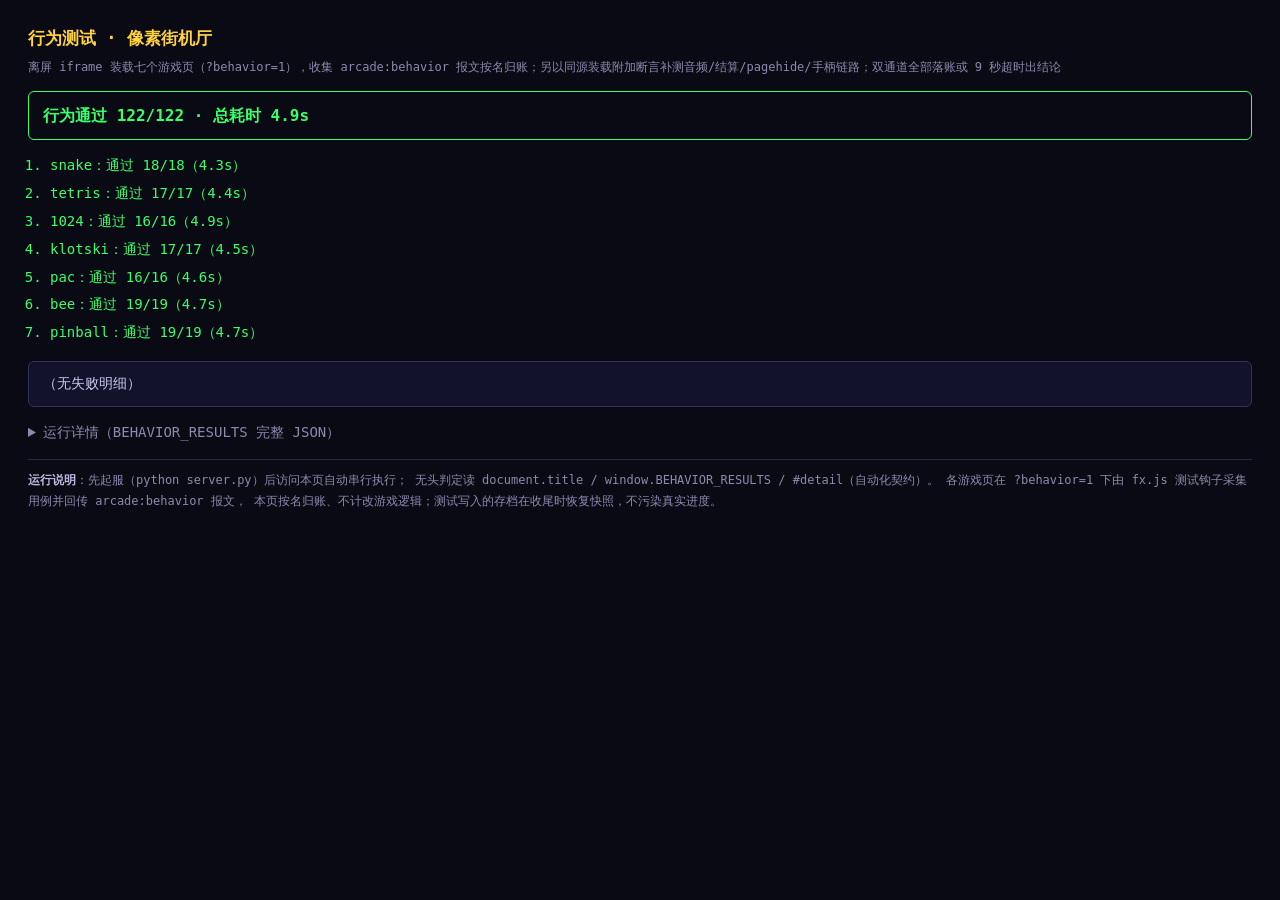
<file: tests/behavior.html>
<!DOCTYPE html>
<html lang="zh-CN">
<head>
<meta charset="UTF-8">
<meta name="viewport" content="width=device-width, initial-scale=1.0">
<title>行为测试进行中…</title>
<style>
    /* 深色控制台风（与 smoke.html 同款视觉）：测试过程实时可见，结果一眼可辨（绿过红败） */
    body { background: #0a0a14; color: #e8e8ff; font: 14px/1.7 Consolas, 'Microsoft YaHei', monospace; margin: 0; padding: 24px 28px; }
    h1 { font-size: 17px; color: #ffd23e; margin: 0 0 4px; }
    .sub { color: #8a8ab0; font-size: 12px; margin-bottom: 14px; }
    #summary { font-size: 16px; font-weight: 700; padding: 10px 14px; border: 1px solid #33335c; border-radius: 6px; margin-bottom: 14px; }
    #summary.running { color: #35e0ff; border-color: #35e0ff; }
    #summary.all-pass { color: #39ff6a; border-color: #39ff6a; }
    #summary.has-fail { color: #ff3ea5; border-color: #ff3ea5; }
    ol#results { margin: 0 0 16px; padding-left: 22px; }
    ol#results li { margin-bottom: 4px; }
    ol#results li.wait { color: #8a8ab0; }
    ol#results li.pass { color: #39ff6a; }
    ol#results li.fail { color: #ff3ea5; font-weight: 700; }
    ol#results li.fail small { color: #ff8ec4; font-weight: 400; }
    pre#detail { white-space: pre-wrap; background: #12122a; border: 1px solid #33335c; border-radius: 6px; padding: 10px 14px; margin: 0 0 14px; color: #c9c9ef; }
    details#raw { margin-bottom: 14px; color: #8a8ab0; }
    details#raw summary { cursor: pointer; user-select: none; }
    details#raw pre { white-space: pre-wrap; word-break: break-all; background: #12122a; border: 1px solid #33335c; border-radius: 6px; padding: 10px 14px; margin: 8px 0 0; color: #9fd8ff; font-size: 12px; max-height: 320px; overflow: auto; }
    #howto { color: #8a8ab0; font-size: 12px; line-height: 1.8; border-top: 1px solid #26264a; padding-top: 10px; }
    #howto b { color: #b9b9e0; }
</style>
</head>
<body>
<h1>行为测试 · 像素街机厅</h1>
<div class="sub">离屏 iframe 装载七个游戏页（?behavior=1），收集 arcade:behavior 报文按名归账；另以同源装载附加断言补测音频/结算/pagehide/手柄链路；双通道全部落账或 9 秒超时出结论</div>
<div id="summary" class="running">进行中…（0/7 上报）</div>
<ol id="results"></ol>
<pre id="detail"></pre>
<details id="raw"><summary>运行详情（BEHAVIOR_RESULTS 完整 JSON）</summary><pre id="rawJson">采集中…</pre></details>
<div id="howto">
    <b>运行说明</b>：先起服（python server.py）后访问本页自动串行执行；
    无头判定读 document.title / window.BEHAVIOR_RESULTS / #detail（自动化契约）。
    各游戏页在 ?behavior=1 下由 fx.js 测试钩子采集用例并回传 arcade:behavior 报文，
    本页按名归账、不计改游戏逻辑；测试写入的存档在收尾时恢复快照，不污染真实进度。
</div>
<script>
'use strict';

/* 行为冒烟测试汇总页（tests/behavior.html）
 * 离屏 iframe 加载七个游戏页（?behavior=1 激活各页 FX.behavior 测试钩子），
 * 收集 arcade:behavior 报文按名归账；全部到齐（或 9 秒超时兜底）后：
 *   - document.title 输出结论（headless --dump-dom 直接读标题判定）
 *   - window.BEHAVIOR_RESULTS 暴露完整明细
 *   - 失败明细写入 #detail（headless dump-dom 与手工排查均可直接读取）
 *   - 恢复测试前的 localStorage 快照（游戏页加载/测试会写入存档，防污染真实进度）
 * 附加断言装置：报文通道只覆盖 fx.js 测试钩子已编排的场景，音频核心面/结算面板/
 * pagehide 快照兜底/手柄端到端这些运行时契约没有钩子可用，故移植 smoke.html 的
 * 同源装载模式（fetch + document.write + rAF 泵桩）直调子页符号补测，结果经
 * mergeExtra 并入同一归账表与报文通道合计计分；同源装载不带 ?behavior=1，
 * 测试钩子不激活、不发报文，两通道互不重复
 * 界面展示：顶部汇总条实时显示「n/7 上报」，每个游戏一行状态
 * （等待上报 → 通过 x/y / 失败 x/y / 超时未上报），仅增量渲染不改变上述自动化契约
 */

/** 参测游戏名单（与各游戏 js 尾部钩子的 FX.behavior 名称一一对应） */
const GAMES = ['snake', 'tetris', '1024', 'klotski', 'pac', 'bee', 'pinball'];
/** 结果归账表：游戏名 → 上报报文 { pass, total, fails } */
const results = {};
/** 每游戏状态行（li 元素）：收到报文/超时时原位刷新 */
const rows = {};
/** 是否已收尾（全到齐或超时只执行一次） */
let finished = false;
/** 测试前的存档快照：[key, value] 对数组 */
const storageBackup = [];
/** 计时起点：各行耗时与总耗时均相对此刻（页面脚本执行即起算） */
const START = Date.now();

/** 运行至今的秒数文本（一行耗时与汇总条共用） @returns {string} 如 "1.2s" */
function elapsed() {
    return ((Date.now() - START) / 1000).toFixed(1) + 's';
}

// 快照现有存档（存储不可用时静默跳过，恢复步骤同样跳过）
try {
    for (let i = 0; i < localStorage.length; i++) {
        const k = localStorage.key(i);
        storageBackup.push([k, localStorage.getItem(k)]);
    }
} catch (e) { /* 存储不可用：跳过备份 */ }

/** 恢复存档：清掉测试期间各游戏页写入的键，再还原快照 */
function restoreStorage() {
    try {
        localStorage.clear();
        for (const pair of storageBackup) localStorage.setItem(pair[0], pair[1]);
    } catch (e) { /* 存储不可用：跳过恢复 */ }
}

/** 刷新顶部汇总条：按当前上报数显示进行中/最终结论（finish 与逐个上报共用） */
function updateSummary() {
    const reported = reportedSet.size;
    const el = document.getElementById('summary');
    if (finished) {
        const r = window.BEHAVIOR_RESULTS;
        if (r && r.ok) {
            el.className = 'all-pass';
            el.textContent = '行为通过 ' + r.pass + '/' + r.total + ' · 总耗时 ' + elapsed();
        } else {
            // 与标题同文案：含通过数与未上报游戏名；附总耗时
            el.className = 'has-fail';
            el.textContent = document.title + ' · 总耗时 ' + elapsed();
        }
    } else {
        el.textContent = '进行中…（' + reported + '/' + GAMES.length + ' 上报）';
    }
}

/** 刷新单个游戏状态行：pass 全过绿、有失败红（逐条列出失败项名）、超时未上报红；
 *  行尾统一附上报耗时，便于定位加载慢的游戏页
 *  @param {string} g 游戏名 @param {{pass:number, total:number, fails:string[]}|null} r 上报报文（null=超时未上报） */
function updateRow(g, r) {
    const li = rows[g];
    if (!li) return;
    if (!r) {
        li.className = 'fail';
        li.textContent = g + '：超时未上报（' + elapsed() + ' 内无 arcade:behavior 报文）';
        return;
    }
    if (r.pass === r.total) {
        li.className = 'pass';
        li.textContent = g + '：通过 ' + r.pass + '/' + r.total + '（' + elapsed() + '）';
    } else {
        li.className = 'fail';
        li.textContent = g + '：失败 ' + r.pass + '/' + r.total + '（' + elapsed() + '）失败项：';
        // 失败项逐条一行展示，定位到具体用例名
        for (const f of r.fails) {
            const line = document.createElement('div');
            line.style.cssText = 'font-weight:400;padding-left:1.5em;';
            line.textContent = '✗ ' + f;
            li.appendChild(line);
        }
    }
}

/** 收尾：统计归账结果、改写标题、暴露明细、刷新界面、恢复存档 */
function finish() {
    if (finished) return;
    finished = true;
    const missing = GAMES.filter((g) => !reportedSet.has(g));
    // 看门狗到期时附加断言未落账的页补记失败，结论如实反映缺口而非静默遗漏
    for (const g of GAMES) {
        if (!extraTouched[g]) mergeExtra(g, '附加断言', false, '看门狗到期仍未完成（子页装载/断言超时）');
    }
    let pass = 0;
    let total = 0;
    for (const g of GAMES) {
        const r = results[g];
        if (!r) continue;
        pass += r.pass;
        total += r.total;
    }
    const ok = missing.length === 0 && extraDone >= GAMES.length && total > 0 && pass === total;
    window.BEHAVIOR_RESULTS = { ok: ok, pass: pass, total: total, missing: missing, detail: results };
    document.title = ok
        ? '行为通过 ' + pass + '/' + total
        : '行为失败 ' + pass + '/' + total + (missing.length > 0 ? '（未上报: ' + missing.join(',') + '）' : '');
    // 失败明细写入页面（headless dump-dom 与手工排查均可直接读取）
    const lines = [];
    for (const g of GAMES) {
        const r = results[g];
        if (!r) continue;
        for (const f of r.fails) lines.push('[' + g + '] ' + f);
    }
    if (missing.length > 0) lines.push('未上报游戏: ' + missing.join(','));
    document.getElementById('detail').textContent = lines.length > 0 ? lines.join('\n') : '（无失败明细）';
    // 运行详情折叠区：完整归账 JSON（含每游戏 pass/total/fails 与未上报名单），供深查
    document.getElementById('rawJson').textContent = JSON.stringify(window.BEHAVIOR_RESULTS, null, 2);
    // 界面收尾：未上报游戏行标红 + 汇总条定格为最终结论
    for (const g of missing) updateRow(g, null);
    updateSummary();
    restoreStorage();
}

// 接收各游戏 iframe 的 arcade:behavior 报文按名归账，同步刷新对应状态行；全部到齐即收尾
// 报文装置与附加断言装置双通道归账的独立进度：
// reportedSet 只由报文监听器写入（占位统计不算上报）；extraDone 统计附加断言
// 已完成的页数；extraTouched 标记该页是否已有附加断言落账（含失败补记）
const reportedSet = new Set();
let extraDone = 0;
const extraTouched = {};

/** 收尾门槛：报文全部到齐且七页附加断言全部落账后才允许 finish
 *  （双装置并行，任一通道未齐即收尾会把另一通道的缺口漏出结论） */
function maybeFinish() {
    if (GAMES.every((g) => reportedSet.has(g)) && extraDone >= GAMES.length) finish();
}

window.addEventListener('message', (e) => {
    // 同源 + 报文形状校验：上报方为本仓 iframe 子页（同源，file:// 下两侧 origin 同为 "null"），
    // 拒绝跨源投递与畸形载荷（非对象 / 未知游戏名 / 计数非有限数 / fails 非数组），防脏数据混入统计
    if (e.origin !== location.origin) return;
    const d = e.data;
    if (!d || typeof d !== 'object' || d.type !== 'arcade:behavior') return;
    // 合法名按 GAMES 白名单校验（不能用 in results 判合法性：归账表惰性建键，
    // 先于附加断言落账到达的首条报文必然未建键，用 in 判会将其误拒丢失）
    if (typeof d.name !== 'string' || GAMES.indexOf(d.name) === -1) return;
    if (!Number.isFinite(d.pass) || !Number.isFinite(d.total) || !Array.isArray(d.fails)) return;
    const cur = results[d.name];
    if (cur) {
        // 附加断言装置先行完成时已建占位统计，此处合并报文计数而非覆盖
        cur.pass += d.pass;
        cur.total += d.total;
        cur.fails.push(...(d.fails || []));
    } else {
        results[d.name] = d;
    }
    reportedSet.add(d.name);
    updateRow(d.name, results[d.name]);
    updateSummary();
    maybeFinish();
});

// 超时兜底：任一游戏页加载/上报失败也给出结论
// （无头经 CDP 实时直跑真实时钟，本看门狗 9s 先于工具侧上限到期出结论；运行说明见 tests/smoke.html 头部注释，与该页 TIMEOUT_MS 两处同步调整）
const TIMEOUT_MS = 9000;
setTimeout(finish, TIMEOUT_MS);

// 离页兜底恢复存档（finish 未能执行时尽力还原）
window.addEventListener('pagehide', restoreStorage);

// ==================================================================
// 同源附加断言装置（第二归账通道）：报文通道只覆盖 fx.js 测试钩子已编排的
// 场景；音频核心面、结算面板、pagehide 快照兜底与手柄端到端这些运行时契约
// 没有钩子可用，故移植 smoke.html 的同源装载模式在此直调子页符号补测。
// 结果经 mergeExtra 并入同一归账表，与报文通道合计后统一出结论
// （maybeFinish 双门槛：报文齐 + 附加齐）。同源装载不带 ?behavior=1，
// fx.js 测试钩子不激活、不发报文，两通道互不重复。
// ==================================================================

/** 轮询等待条件达成（与 smoke.html 同款装置）：判定抛错视为未达成，超时 reject */
function waitUntil(fn, label, timeout) {
    timeout = timeout || 8000;
    return new Promise((resolve, reject) => {
        const t0 = performance.now();
        (function poll() {
            let hit = null;
            try { hit = fn(); } catch (e) { hit = null; } // 判定函数抛错视为未达成
            if (hit) return resolve(hit);
            if (performance.now() - t0 > timeout) return reject(new Error(label + '（' + Math.round(timeout / 1000) + 's 等待超时）'));
            setTimeout(poll, 60);
        })();
    });
}

/**
 * 同源装载一个游戏页（smoke.html bootGamePage 同款）：about:blank iframe 上先装
 * rAF 泵桩再 document.write 注入真实页面 HTML——页面执行期注册的全部 rAF 落队，
 * 由 frame.__pump(n) 确定性驱动（gamepad 轮询与游戏主循环均依赖 rAF）；
 * base href="../" 让子页脚本/样式相对路径可解析
 * @param {string} htmlPath 游戏页路径（如 '../snake.html'）
 * @returns {Promise<HTMLIFrameElement>} 就绪的 iframe（挂 __pump）
 */
async function bootExtraPage(htmlPath) {
    const frame = document.createElement('iframe');
    frame.setAttribute('aria-hidden', 'true');
    frame.style.cssText = 'position:absolute;left:-9999px;width:1px;height:1px;border:0';
    document.body.appendChild(frame);
    await new Promise((resolve) => { frame.addEventListener('load', resolve); frame.src = 'about:blank'; });
    const w = frame.contentWindow;
    const q = [];
    let t = 2000; // 合成帧时钟起点避开真实时钟原点附近，防首帧 dt 计算异常（与 smoke.html 同款）
    // 桩必须先于页面脚本安装（document.write 之前）：页面执行期发出的 rAF 全部落队等待泵
    w.requestAnimationFrame = (cb) => { q.push(cb); return q.length; };
    w.cancelAnimationFrame = () => {};
    frame.__pump = (n) => { while (n-- > 0) { t += 16.6; for (const cb of q.splice(0)) cb(t); } };
    const html = await (await fetch(htmlPath, { cache: 'no-store' })).text();
    const d = frame.contentDocument;
    d.open(); d.write('<!DOCTYPE html><base href="../">' + html); d.close();
    // 就绪判据与 smoke.html 一致：FX/startGame 挂载即 audio/fx/游戏逻辑已全部执行
    await waitUntil(() => frame.contentWindow.FX && typeof frame.contentWindow.startGame === 'function',
        htmlPath + ' 子页脚本未就绪（FX/startGame 未挂载）');
    return frame;
}

/**
 * 附加断言落账：并入该游戏的归账统计（报文通道未到时先建占位，监听器按合并语义
 * 叠加报文计数），并标记该页附加断言已落账（finish 看门狗据此补记缺口）
 * @param {string} g 游戏名 @param {string} tag 断言名
 * @param {boolean} ok 是否通过 @param {string} detail 失败明细
 */
function mergeExtra(g, tag, ok, detail) {
    if (!results[g]) results[g] = { name: g, pass: 0, total: 0, fails: [] };
    const r = results[g];
    r.total++;
    if (ok) r.pass++; else r.fails.push(tag + '：' + detail);
    extraTouched[g] = true;
    if (reportedSet.has(g)) updateRow(g, r); // 报文未到时不刷行：监听器合并报文计数时会一并刷新，避免行内容闪变
}

/**
 * 音频体系运行时断言：①SFX 公开面存在（_tone/_noise 分册挂载约定键 + bgm 五方法
 * + 音量/静音入口）；②暂停链路端到端——包装 bgm.pause 计数 → 直调 Pause.create
 * 组装最小引擎（不传 overlay 规避各页遮罩显示格式差异，断言只看暂停标志与 BGM
 * 挂起）→ toggle → 断言标志置位且 bgm.pause 被调用
 * @param {Window} w 子页 window @param {string} g 游戏名
 */
function extraAudio(w, g) {
    const sfx = w.SFX;
    mergeExtra(g, '音频/SFX核心面',
        !!(sfx && typeof sfx._tone === 'function' && typeof sfx._noise === 'function' && sfx.bgm &&
            typeof sfx.bgm.start === 'function' && typeof sfx.bgm.pause === 'function' &&
            typeof sfx.bgm.resume === 'function' && typeof sfx.bgm.stop === 'function' &&
            typeof sfx.bgm.playing === 'function' &&
            typeof sfx.volSet === 'function' && typeof sfx.muteToggle === 'function'),
        'SFX 公开面缺失（_tone/_noise/bgm.start|pause|resume|stop|playing/volSet/muteToggle 之一不存在）');
    if (!(sfx && sfx.bgm && typeof sfx.bgm.pause === 'function')) return; // 核心面已失败：暂停链路依赖项不成立，避免连环噪声失败
    let pauseCalls = 0;
    const origPause = sfx.bgm.pause;
    // 属性覆盖即包装：pause-common 经 SFX.bgm.pause() 属性链调用，包装必然生效
    sfx.bgm.pause = function () { pauseCalls++; return origPause.apply(this, arguments); };
    try {
        let paused = false;
        const engine = w.Pause.create({ isPaused: () => paused, canToggle: () => true, setPaused: (v) => { paused = v; } });
        engine.toggle();
        mergeExtra(g, '音频/暂停引擎接线', paused === true, 'toggle 后暂停标志未置位（Pause.create 注入契约不符）');
        mergeExtra(g, '音频/暂停触发bgm.pause', pauseCalls >= 1, 'toggle 后 SFX.bgm.pause 未被调用（暂停链路未挂起 BGM）');
    } catch (err) {
        mergeExtra(g, '音频/暂停链路', false, err && err.message ? err.message : String(err));
    } finally {
        sfx.bgm.pause = origPause; // 还原包装：残留桩会污染该页后续运行
    }
}

/** 各游戏 game over 直调触发映射：结算函数均为经典函数声明挂 window（父页可直调，
 *  与 smoke.html S18 直调 startGame 同口径）；bee 首调走死亡演出分支（deathFxShown
 *  门控即 return），连调两次才进结算分支；klotski 通关制没有 game over（表外降级） */
const GAMEOVER_TRIGGER = {
    snake: (w) => w.gameOver(false),
    tetris: (w) => w.gameOver(),
    pac: (w) => w.gameOver(),
    bee: (w) => { w.endGame(); w.endGame(); },
    pinball: (w) => w.gameOver(),
    '1024': (w) => w.showGameOver()
};

/**
 * 结算链路断言：直调各页结算入口 → 断言 gameOverScreen 面板可见（display 直写
 * 'block' 为六页统一实现口径）+ 最高分落盘管线可用（以私有探测键走 Arcade
 * saveRaw→loadRaw→removeRaw 读写删闭环，不动真实最高分键，避免干扰并行报文
 * 场景的档位假设）+ 结算流程未损坏真实最高分档
 * @param {Window} w 子页 window @param {Document} d 子页 document @param {string} g 游戏名
 */
function extraGameOver(w, d, g) {
    if (g === 'klotski') {
        // 通关制游戏没有 game over：降级断言胜利结算面板存在（结算出口存在性的最稳口径）
        mergeExtra(g, '结算/面板存在', !!d.getElementById('winScreen'), 'winScreen 胜利结算面板不在 DOM 中');
        return;
    }
    const panel = d.getElementById('gameOverScreen');
    mergeExtra(g, '结算/面板存在', !!panel, 'gameOverScreen 结算面板不在 DOM 中');
    if (!panel) return;
    try {
        GAMEOVER_TRIGGER[g](w);
        mergeExtra(g, '结算/面板可见', panel.style.display === 'block', '触发 game over 后结算面板未显示（display 非 block）');
    } catch (err) {
        mergeExtra(g, '结算/触发链路', false, err && err.message ? err.message : String(err));
        return;
    }
    try {
        const probe = 'arcade_save_probe_' + g; // 私有探测键：验证落盘通路即撤，不触碰真实档
        w.Arcade.saveRaw(probe, '77');
        const roundTrip = w.Arcade.loadRaw(probe) === '77';
        w.Arcade.removeRaw(probe);
        mergeExtra(g, '结算/最高分落盘管线', roundTrip && w.Arcade.loadRaw(probe) === null,
            'Arcade 存取通路读写删闭环失败（saveRaw→loadRaw→removeRaw）');
    } catch (err) {
        mergeExtra(g, '结算/最高分落盘管线', false, err && err.message ? err.message : String(err));
    }
    const raw = localStorage.getItem(g + 'HighScore'); // 六个计分游戏最高分键同构（大厅 BEST_DEFS 同名口径）
    mergeExtra(g, '结算/最高分档完好', raw === null || !isNaN(parseInt(raw, 10)),
        '结算后最高分键值非法（实际：' + raw + '）');
}

/**
 * pagehide 快照兜底断言：重新开局（结算段已终结上局，进行中对局才走保存分支）
 * → 包装 Arcade.saveJSON 捕获快照写入 → 派发合成 pagehide → 断言 arcade_save_
 * 前缀快照落盘。兜底不走 postMessage：Snap.bindPageHide 直接经 pipe.save 写本机存储
 * @param {Window} w 子页 window @param {string} g 游戏名
 */
function extraPageHide(w, g) {
    let saved = null;
    const orig = w.Arcade.saveJSON;
    w.Arcade.saveJSON = function (key, value) { if (!saved) saved = { key: key, value: value }; return orig.apply(this, arguments); };
    try {
        w.startGame(); // 结算段终结了上局：重新开局保证 pipe.save 走"进行中→保存"分支
        w.dispatchEvent(new w.Event('pagehide'));
        mergeExtra(g, 'pagehide/快照兜底', !!(saved && String(saved.key).indexOf('arcade_save_') === 0),
            '派发 pagehide 后未捕获 arcade_save_ 前缀快照写入（Snap.bindPageHide 兜底接线断裂）');
    } catch (err) {
        mergeExtra(g, 'pagehide/快照兜底', false, err && err.message ? err.message : String(err));
    } finally {
        w.Arcade.saveJSON = orig; // 还原包装
    }
}

/**
 * 手柄端到端断言（smoke.html S21 的跨页全覆盖版）：Object.defineProperty 桩替换
 * navigator.getGamepads（Gamepad API 为轮询式数据源、无原生按键事件，黑盒替换
 * 数据源即标准手法）→ 泵帧驱动 gamepad.js 轮询 → 断言连接状态上浮 GP.connected；
 * 按下十字上（standard mapping 槽位 12 → ArrowUp）泵帧 → 断言合成 keydown/keyup
 * 送达 document；snake 页追加 defaultPrevented 断言（页面真实消费合成事件，S21 同口径）
 * @param {Window} w 子页 window @param {HTMLIFrameElement} frame 挂 __pump 的 iframe @param {string} g 游戏名
 */
function extraGamepad(w, frame, g) {
    mergeExtra(g, '手柄/GP挂载', !!(w.GP && w.GP.connected === false), 'window.GP 未挂载或初始状态非 false（gamepad.js 契约不符）');
    const pad = { connected: true, id: 'Behavior Pad (STUB)', mapping: 'standard',
        buttons: Array.from({ length: 17 }, () => ({ pressed: false, value: 0 })), axes: [0, 0, 0, 0] };
    Object.defineProperty(w.navigator, 'getGamepads', { configurable: true, value: () => [pad, null, null, null] });
    frame.__pump(1); // 轮询循环已入泵队列：泵一帧过连接边沿
    mergeExtra(g, '手柄/连接上浮', w.GP && w.GP.connected === true, '轮询到已连接手柄后 GP.connected 未上浮为 true');
    const d = w.document;
    const log = [];
    const cap = (e) => log.push({ t: e.type, k: e.key, dp: e.defaultPrevented });
    d.addEventListener('keydown', cap);
    d.addEventListener('keyup', cap);
    try {
        pad.buttons[12].pressed = true;
        frame.__pump(2);
        pad.buttons[12].pressed = false;
        frame.__pump(2);
        const downs = log.filter((x) => x.t === 'keydown' && x.k === 'ArrowUp');
        const ups = log.filter((x) => x.t === 'keyup' && x.k === 'ArrowUp');
        mergeExtra(g, '手柄/方向键送达', downs.length >= 1 && ups.length >= 1,
            '十字上按下/松开未合成 ArrowUp keydown+keyup 送达 document（合成通路断裂）');
        if (g === 'snake') {
            const dp = downs.length > 0 && downs[0].dp === true;
            mergeExtra(g, '手柄/页面消费', dp, 'snake 页键盘监听未消费合成事件（方向键未 preventDefault）');
        }
    } finally {
        d.removeEventListener('keydown', cap);
        d.removeEventListener('keyup', cap);
    }
}

/** 单页附加断言编排：音频 → 结算 → pagehide 兜底 → 手柄（pagehide 段内 startGame
 *  重开局，其后手柄段的方向键输入落在进行中对局上，snake 的 preventDefault 消费
 *  断言状态稳定） */
function runExtraPage(g, frame) {
    const w = frame.contentWindow;
    extraAudio(w, g);
    extraGameOver(w, w.document, g);
    extraPageHide(w, g);
    extraGamepad(w, frame, g);
}

// 附加装置主流程：七页并行装载（与报文装置节奏对齐，串行 fetch 会挤爆 9s 看门狗），
// 全部就绪后逐页断言、逐页 extraDone 落账；单页装载/断言失败均并入该页归账，不中断整体
(async () => {
    const boots = GAMES.map((g) => bootExtraPage('../' + g + '.html').then(
        (frame) => ({ g: g, frame: frame, err: null }),
        (err) => ({ g: g, frame: null, err: err })
    ));
    const settled = await Promise.all(boots);
    for (const it of settled) {
        if (it.err) {
            mergeExtra(it.g, '附加装置', false, it.err && it.err.message ? it.err.message : String(it.err));
        } else {
            try { runExtraPage(it.g, it.frame); }
            catch (err) { mergeExtra(it.g, '附加断言', false, err && err.message ? err.message : String(err)); }
        }
        extraDone++;
        maybeFinish();
    }
})();

// 依次创建 7 个离屏 iframe 加载真实游戏页（?behavior=1 激活各页测试钩子），
// 同步建立每游戏状态行（等待上报），保证测试过程在界面上可见
const listEl = document.getElementById('results');
for (const g of GAMES) {
    const li = document.createElement('li');
    li.className = 'wait';
    li.textContent = g + '：等待上报…';
    listEl.appendChild(li);
    rows[g] = li;

    const frame = document.createElement('iframe');
    frame.setAttribute('aria-hidden', 'true');
    frame.style.position = 'absolute';
    frame.style.left = '-9999px';
    frame.style.width = '1px';
    frame.style.height = '1px';
    frame.src = '../' + g + '.html?behavior=1';
    // 装载可视化：iframe load 后行内改标"已装载"，与"迟迟未装载"（网络/脚本错误）区分开
    frame.addEventListener('load', () => {
        if (!results[g]) li.textContent = g + '：已装载，等待上报…（' + elapsed() + '）';
    });
    document.body.appendChild(frame);
}
</script>
</body>
</html>
</file>
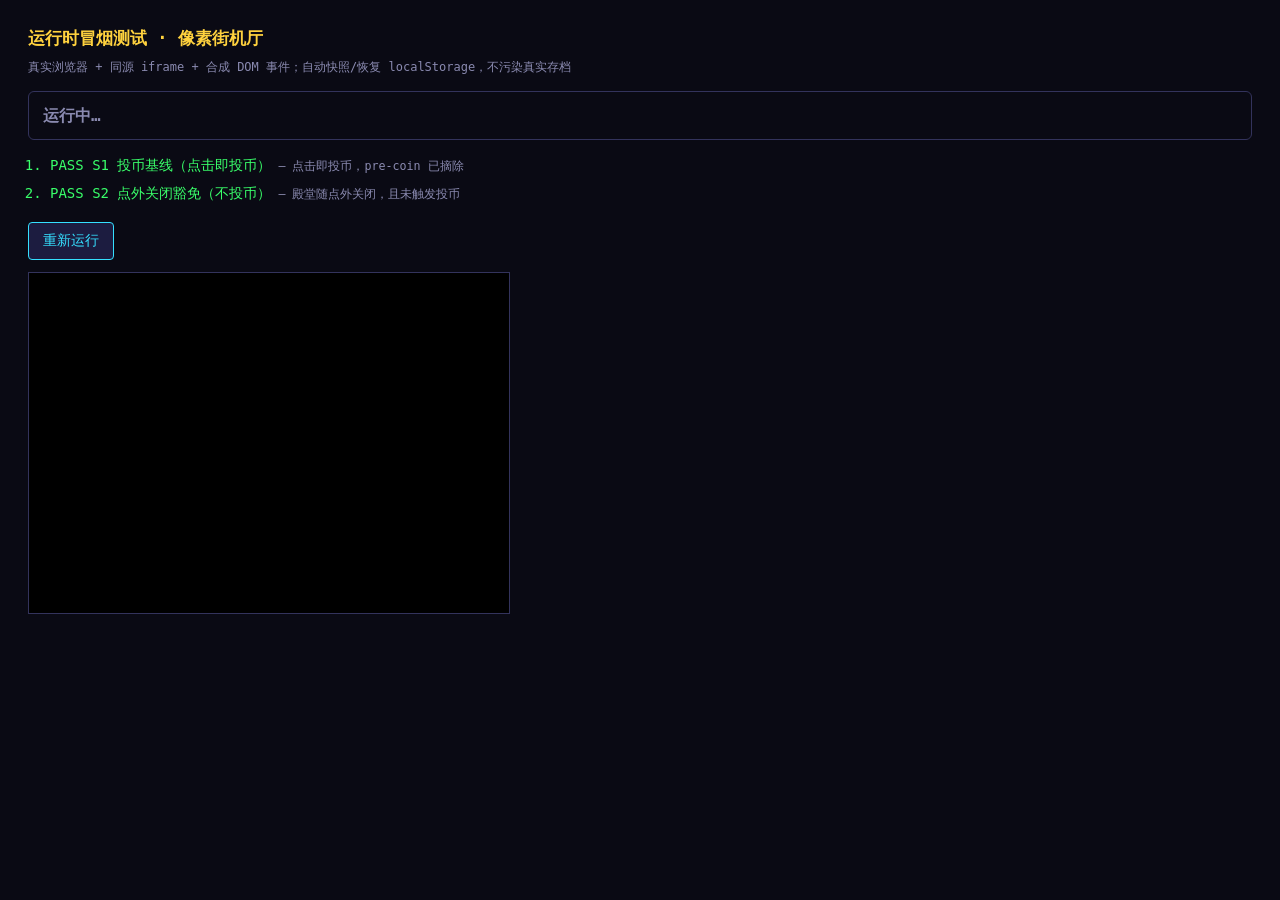
<file: tests/smoke.html>
<!DOCTYPE html>
<!-- ==================================================================
     像素街机厅 · 运行时冒烟测试（tests/smoke.html）

     背景：tests/check.py 为纯静态文本检查，无法验证事件时序、状态机流转等
     运行时行为（2026-11-04 投币豁免监听时序缺陷即漏网于此）。本页在真实浏览器
     里以同源 iframe 加载真实页面补足运行时验证——黑盒面派发合成 DOM 事件、
     断言真实副作用；白盒面（S9~S15）直调页内挂 window 的纯函数、断言核心
     逻辑的数学与几何正确性（页内函数存在性由 check.py 检查项 14 静态守护）
     ——零依赖（无 node / playwright），与项目工具链一致。

     覆盖场景（22 项）：
       S1 投币基线        —— 未开面板时点击任意处 → 正常投币（pre-coin 摘除）
       S2 点外关闭豁免    —— 面板打开时点外关闭手势不投币（document→window 监听时序回归）
       S3 Esc 关闭豁免    —— Esc 关闭手势不投币
       S4 ✕ 关闭豁免      —— ✕ 按钮关闭后紧接点击不投币
       S5 400ms 窗口过期  —— 关闭超过 400ms 后点击 → 恢复正常投币
       S6 成就聚合        —— 仅凭存档 + DOM：三代存档解析/钳位/损坏 JSON 容错 + 面板 20/61 + 各行计数
       S7 嵌入协议握手    —— snake.html?embed=1 加载后父页收到 arcade:hello、
                              {type:'arcade:audio',act:'hello'} 与
                              {type:'arcade:fxlevel',act:'hello'} 三条报到
       S8 成就解锁链路    —— 种子快照 + 空格续玩 + 合成 rAF 帧泵：真实移动 tick 经 trackRunStat
                              解锁 score100；二次跨阈值重扫不覆盖时间戳（全程零白盒函数调用）
       S9 俄罗斯方块核心  —— 旋转矩阵顺/逆/往返自洽 + collide 底越界/末行/左右越界四例
       S10 吃豆人核心     —— 格心像素换算 + 迷宫通行判定（全墙行/豆子通道/墙格）三例
       S11 1024 核心      —— dateSeed FNV 基值与确定性 + mulberry32 同种子序列 + isValidBoard 四例
       S12 弹球台核心     —— 透视投影远/近端点（含深度缩放系数）+ 挡板尖端三角解算
       S13 华容道核心     —— 纪录/评级键拼装 + 空存档 readBest + 摆盘像素定位 + 滑动范围四例
       S14 蜜蜂核心       —— isHit AABB 重叠/分离/贴边严格边界三例
       S15 贪吃蛇核心     —— startGame 已知开局布局：isCollision 四壁越界与蛇身命中三例 +
                              segRenderPos 插值恒等 / comboScore 无连击基线 / easeOutBack 过冲 +
                              帧泵真实移动 tick（rAF 后置接管：ArrowUp 转向生效 + 180° 掉头防护）
       S16 演出强度档位   —— fx.js 固定档：精简档哑粒子/卡帧跳过、标准档隔发节流/时长减半、
                              完整档全量恢复 + arcadeFxLevel 持久化 + embed 子页广播静默跟随
       S17 门控跨页黑盒   —— 真实游戏页（snake）精简档泵帧 obtain 全哑粒子（活跃归零）+
                              完整档 A/B 对照真粒子入池 + 自动档 mode=3 持久化/试跑契约 +
                              帧泵动态裁决（低帧泵降精简 / 高帧泵回完整）+
                              滞回带边界精确泵帧（30 开区间不降 / 45 闭区间即回 / 带内双向维持）
       S18 门控跨页全量   —— 其余六页（tetris/pac/pinball/1024/klotski/bee）参数化 A/B 冒烟：
                              确定性驱动源下精简档 obtain 全哑粒子 + 完整档同种子真粒子对照；
                              驱动步骤带名标签（失败定位到「页·段·步」），klotski 卒坐标
                              自棋盘格几何常量派生（替代魔数比例，几何重构自动跟随）
       S19 演出档位mode   —— 子页收侧 mode 消费（aa051cb 修复回归）：mode=3 自动档记忆保持
                              （只跟随实际档不丢「自动」高亮）+ act:set 忽略防回环 +
                              旧版仅 idx 固定档兼容 + 非法 idx 钳位 + 子页不持久化
       S20 事件型成就渲染 —— 合成 Ach.init 三卡（aa051cb 修复回归）：事件型锁定/解锁 + 进度型对照——
                              NaN/undefined 零出现、「事件达成」标注、锁定卡「cat · 尚未达成」前缀、
                              进度条 0%/100% 钳位、迁移旧解锁「已达成」兜底、unlock 幂等
       S21 手柄合成链路  —— bootGamePage 装载 snake 页 + 桩替换 navigator.getGamepads：GP.connected 上浮/拔除复位、
                              合成 keydown/keyup 送达 document 且冒泡 window、key/code 与原生键盘同构（Space key=' '）、
                              按住边沿去重、拔除补发 keyup 防卡键，页面侧 preventDefault 消费即端到端落点证据
       S22 成就统计项守护 —— 复用 S20 单例实例（init 幂等短路，二次 init 返回首例）：trackRunStat
                              未注册统计名警告 + 拒写入 best 存档（守形状完整性）、已注册项入账
                              只升不降、console.warn 用后还原
     注：S9~S16 与 S19 均以 ?embed=1 加载真实游戏页（S9~S15 为白盒面直调页内纯函数、
         S16/S19 黑盒），先断言公共库握手两条报到——
         改 audio.js / fx.js / fullscreen.js 后重跑本页即可完成全部七页行为级回归；
         S17/S18 经 bootGamePage 同源装载真实游戏页，黑盒断言演出门控的跨页覆盖半径；
         S20 直引 ach-common.js 合成实例、S22 复用 S20 单例（init 幂等短路），渲染/统计守护契约
         断言零 iframe 开销；
         S21 经 bootGamePage 同源装载并以 getGamepads 桩替代实体手柄（轮询式 API 黑盒替换数据源）

     运行方式：先起服（python server.py），浏览器访问
       http://localhost:8765/tests/smoke.html
     页面自动串行执行全部场景，结果实时渲染；automation 可读
       window.SMOKE_RESULTS / document.title / #summary
     注意：file:// 直开下同源策略阻断 iframe 内部访问，必须经 http 起服运行。
     无头运行：经 CDP 实时驱动直跑真实时钟（tools/verify_all.py 每 0.5s 轮询
     document.title 直至出现结论，测试页零特殊适配；曾用的 --virtual-time-budget
     + --dump-dom 管线在 Chrome 132+ 新无头 rAF 密集页结构性挂死，已弃用）；
     看门狗：本页 TIMEOUT_MS=120000 总看门狗超时强制出「冒烟失败」结论
     （早于 verify_all 的 REAL_TIMEOUT_S=180 兜底）；tests/behavior.html 的
     TIMEOUT_MS=9000 为逐轮看门狗——两阈值调整时须连同 tools/verify_all.py 一并核对。
     一键全量验证：python tools/verify_all.py（重建分享包 → 十八项静态检查 →
       无头冒烟 → 无头行为回归 → 计数口径单测；自动起随机端口临时服 / 探测本机
       Chrome 或 Edge）。

     数据安全：启动时快照 localStorage 全部键值，结束时（含 pagehide 兜底）
     清除并原样恢复——测试写入的种子数据与成就不会污染真实存档。
     ================================================================== -->
<html lang="zh-CN">
<head>
<meta charset="UTF-8">
<title>运行时冒烟测试 · 像素街机厅</title>
<style>
    /* 深色控制台风：与街机厅观感呼应，结果一眼可辨（绿过红败） */
    body { background: #0a0a14; color: #e8e8ff; font: 14px/1.7 Consolas, 'Microsoft YaHei', monospace; margin: 0; padding: 24px 28px; }
    h1 { font-size: 17px; color: #ffd23e; margin: 0 0 4px; }
    .sub { color: #8a8ab0; font-size: 12px; margin-bottom: 14px; }
    #summary { font-size: 16px; font-weight: 700; padding: 10px 14px; border: 1px solid #33335c; border-radius: 6px; margin-bottom: 14px; }
    #summary.all-pass { color: #39ff6a; border-color: #39ff6a; }
    #summary.has-fail { color: #ff3ea5; border-color: #ff3ea5; }
    #summary.pending { color: #8a8ab0; }
    ol#results { margin: 0 0 16px; padding-left: 22px; }
    ol#results li { margin-bottom: 4px; }
    ol#results li.pass { color: #39ff6a; }
    ol#results li.fail { color: #ff3ea5; font-weight: 700; }
    ol#results li small { color: #8a8ab0; font-weight: 400; }
    #rerun { background: #1c1c40; color: #35e0ff; border: 1px solid #35e0ff; border-radius: 4px; padding: 6px 14px; font: inherit; cursor: pointer; }
    /* 测试舞台：iframe 实景运行区（缩小尺寸仅为页面可读，断言不依赖视口大小） */
    #stage { margin-top: 12px; }
    #stage iframe { width: 480px; height: 340px; border: 1px solid #33335c; margin-right: 10px; background: #000; }
</style>
</head>
<body>
<h1>运行时冒烟测试 · 像素街机厅</h1>
<div class="sub">真实浏览器 + 同源 iframe + 合成 DOM 事件；自动快照/恢复 localStorage，不污染真实存档</div>
<div id="summary" class="pending">准备运行…</div>
<ol id="results"></ol>
<button id="rerun" type="button">重新运行</button>
<div id="stage"></div>
<script src="../arcade-common.js?v=20261126-1"></script>
<script src="../fx.js?v=20261126-1"></script>
<script src="../ach-common.js?v=20261126-2"></script>
<script>
'use strict';
// ---------- 结果收集与呈现：RESULTS 同步暴露给 window 供自动化读取 ----------
const RESULTS = [];          // 全部场景结果 { name, pass, detail }
let restored = false;        // localStorage 恢复幂等标记（finally 与 pagehide 双路只恢复一次）
let running = false;         // 防重复运行标记
// 总看门狗阈值：超时强制出「冒烟失败」结论，须早于 tools/verify_all.py 的 REAL_TIMEOUT_S=180 兜底
const TIMEOUT_MS = 120000;

/**
 * 记录并渲染一条场景结果
 * @param {string} name 场景名
 * @param {boolean} pass 是否全部断言通过
 * @param {string} detail 明细（断言失败原因或通过摘要）
 */
function record(name, pass, detail) {
    RESULTS.push({ name, pass, detail });
    const li = document.createElement('li');
    li.className = pass ? 'pass' : 'fail';
    li.textContent = (pass ? 'PASS  ' : 'FAIL  ') + name;
    const small = document.createElement('small');
    small.textContent = ' — ' + detail;
    li.appendChild(small);
    document.getElementById('results').appendChild(li);
    console.log((pass ? '[PASS] ' : '[FAIL] ') + name + ' — ' + detail);
}

/**
 * 汇总收尾：更新总结条 / 页面标题 / window.SMOKE_RESULTS（自动化契约出口）
 */
function finish() {
    const passed = RESULTS.filter(r => r.pass).length;
    const sum = document.getElementById('summary');
    sum.textContent = '运行完成：' + passed + '/' + RESULTS.length + ' 通过';
    sum.className = passed === RESULTS.length ? 'all-pass' : 'has-fail';
    document.title = (passed === RESULTS.length ? '冒烟通过 ' : '冒烟失败 ') + passed + '/' + RESULTS.length;
    window.SMOKE_RESULTS = RESULTS;
    console.log('冒烟测试结束：' + passed + '/' + RESULTS.length);
}

// ---------- localStorage 保护：快照 → 清空 → 测试 → 恢复（含 pagehide 兜底） ----------
let SNAPSHOT = [];
/** 快照当前全部 localStorage 键值（测试种子需要干净环境，真实存档测试后原样归还） */
function snapshotLS() {
    SNAPSHOT = [];
    try {
        for (let i = 0; i < localStorage.length; i++) {
            const k = localStorage.key(i);
            SNAPSHOT.push([k, localStorage.getItem(k)]);
        }
    } catch (e) { /* 存储不可用：按空快照处理 */ }
}
/** 恢复快照（幂等）：清掉测试期间的全部写入再原样写回 */
function restoreLS() {
    if (restored) return;
    restored = true;
    try {
        localStorage.clear();
        for (const kv of SNAPSHOT) localStorage.setItem(kv[0], kv[1]);
    } catch (e) { /* 存储不可用：静默 */ }
}
/** 测试用安全写 */
function lsSet(k, v) { try { localStorage.setItem(k, v); } catch (e) { /* 静默 */ } }
/** 测试用安全清空 */
function lsClear() { try { localStorage.clear(); } catch (e) { /* 静默 */ } }

// ---------- iframe 场景驱动 ----------
const stage = document.getElementById('stage');
let seq = 0; // 场景序号：拼入 iframe 查询串强制绕缓存，保证每场景全新加载

/**
 * 在舞台加载一个待测页面，等 load 事件后再稳定 350ms（脚本监听均已就绪）
 * @param {string} path 相对 tests/ 的页面路径（../index.html 或 ../snake.html）
 * @returns {Promise<HTMLIFrameElement>} 就绪的 iframe
 */
function loadPage(path) {
    return new Promise((resolve, reject) => {
        const frame = document.createElement('iframe');
        let done = false;
        // r= 随机绕缓存保证每场景全新状态；路径已带查询串（如 ?embed=1）时以 & 续接，避免出现双 ?
        frame.src = path + (path.includes('?') ? '&' : '?') + 'v=20261118-1&r=' + (++seq);
        frame.onload = () => {
            if (done) return;
            done = true;
            setTimeout(() => resolve(frame), 350); // 稳定期：等各模块初始化监听挂载完成
        };
        stage.appendChild(frame);
        setTimeout(() => { if (!done) { done = true; reject(new Error(path + ' 加载超时')); } }, 8000);
    });
}
/** 销毁当前全部 iframe：场景间状态彻底隔离 */
function clearStage() { stage.innerHTML = ''; }

/**
 * 在 iframe 的 body 上派发冒泡合成事件（模拟用户在页面中央按下/按键，
 * 事件沿 body → document → window 冒泡，命中两条路径的全部监听）
 * @param {HTMLIFrameElement} frame 目标 iframe
 * @param {string} type 事件类型（pointerdown / keydown）
 * @param {Function} Ctor 事件构造器（PointerEvent / KeyboardEvent）
 * @param {Object} init 事件初始化参数（如 { key: 'Escape' }）
 */
function fire(frame, type, Ctor, init) {
    const opts = Object.assign({ bubbles: true, cancelable: true }, init);
    frame.contentDocument.body.dispatchEvent(new Ctor(type, opts));
}
/** 断言辅助：条件不成立即抛错（由场景捕获后整体记 FAIL） */
function ok(cond, msg) { if (!cond) throw new Error(msg); }

/**
 * 带名执行一个 S18 驱动步骤：fn 抛错时把错误信息前缀「[步骤名] 」后重抛。
 * 驱动深度耦合游戏内部细节（像素坐标 / 键位 / 泵帧数），游戏良性重构会击穿驱动
 * 产生「假红」——步骤标签把定位成本从「逐行通读 drive」降为「看标签」，
 * 配合 s18_fxGateAllPages 调用侧的页名前缀，FAIL 明细精确到「哪页哪步」
 * @param {string} label 步骤名（如「Space 硬降」「切横刀立马」，同时承载动作语义）
 * @param {Function} fn 步骤体（同步执行，抛错即定位到本步骤）
 */
function step(label, fn) {
    try { fn(); }
    catch (e) { throw new Error('[' + label + '] ' + (e && e.message ? e.message : String(e))); }
}

// ---------- 跨 iframe 消息收集：S7 协议握手断言的数据源（注册一次，全程收集） ----------
const msgLog = [];
window.addEventListener('message', e => {
    // 报文统一归一为对象存入：字符串报文（历史形态）包一层 { type }
    msgLog.push(typeof e.data === 'string' ? { type: e.data } : e.data);
});

/**
 * 等待基线之后到达的三条嵌入协议报到（fullscreen.js 的 arcade:hello、audio.js 的 audio hello
 * 与 fx.js 的 fxlevel hello）。只检查基线之后的新增报文：报文日志跨场景累计，若检查全量会把
 * 上一场景的残留误认为本场景接线成功。
 * @param {number} mark 调用前记录的 msgLog.length 基线（场景加载 iframe 前取值）
 * @returns {Promise<void>} 收齐三条报到即 resolve；4 秒未齐 reject（公共库接线缺失）
 */
function waitHandshake(mark) {
    return new Promise((resolve, reject) => {
        const t0 = performance.now();
        (function poll() {
            const fresh = msgLog.slice(mark);
            const hasHello = fresh.some(m => m.type === 'arcade:hello');
            const hasAudioHello = fresh.some(m => m.type === 'arcade:audio' && m.act === 'hello');
            const hasFxHello = fresh.some(m => m.type === 'arcade:fxlevel' && m.act === 'hello');
            if (hasHello && hasAudioHello && hasFxHello) return resolve();
            if (performance.now() - t0 > 4000) return reject(new Error('4s 内未收齐该页嵌入握手报文（arcade:hello / audio hello / fxlevel hello）'));
            setTimeout(poll, 60);
        })();
    });
}

/**
 * 通用轮询等待：判定函数返回真值即 resolve（返回该真值供后续断言），超时 reject；
 * 与 waitHandshake 同款 60ms 轮询节奏，默认 4s 上限（覆盖若干游戏逻辑 tick）
 * @param {Function} fn 每次轮询执行的判定函数（返回真值 = 条件达成，真值透传给 await 方）
 * @param {string} label 超时错误信息（用于 FAIL 明细定位）
 * @param {number} [timeout=4000] 超时毫秒数
 * @returns {Promise<*>} 判定函数首次返回的真值
 */
function waitUntil(fn, label, timeout = 4000) {
    return new Promise((resolve, reject) => {
        const t0 = performance.now();
        (function poll() {
            let hit = null;
            try { hit = fn(); } catch (e) { hit = null; } // 判定函数抛错（如存档损坏）视为未达成
            if (hit) return resolve(hit);
            if (performance.now() - t0 > timeout) return reject(new Error(label + '（' + Math.round(timeout / 1000) + 's 等待超时）'));
            setTimeout(poll, 60);
        })();
    });
}

// ==================================================================
// 十八个场景（每个 async 函数内部自包含：加载 → 操作 → 断言，抛错即败）
// ==================================================================

/** S1 投币基线：未开面板时点击任意处 → 正常投币（pre-coin 摘除） */
async function s1_baselineCoin() {
    const frame = await loadPage('../index.html');
    fire(frame, 'pointerdown', PointerEvent);
    ok(!frame.contentDocument.body.classList.contains('pre-coin'), '点击后 body 仍处于 pre-coin（投币未触发）');
    return '点击即投币，pre-coin 已摘除';
}

/** S2 点外关闭豁免（时序回归核心）：面板打开时点外 → 面板关闭且不投币 */
async function s2_clickOutsideExempt() {
    const frame = await loadPage('../index.html');
    frame.contentDocument.getElementById('trophyToggle').click(); // 开殿堂（合成 click 不派发 pointerdown）
    const doc = frame.contentDocument;
    ok(!doc.getElementById('trophyHall').hidden, '点击入口后殿堂未打开');
    fire(frame, 'pointerdown', PointerEvent); // 点外手势：冒泡先经 document（关闭）再到 window（投币判定）
    ok(doc.getElementById('trophyHall').hidden, '点外后殿堂未关闭');
    ok(doc.body.classList.contains('pre-coin'), '关闭成就殿堂的手势误触发了投币（时序豁免失效）');
    return '殿堂随点外关闭，且未触发投币';
}

/** S3 Esc 关闭豁免：Esc 关殿堂手势不投币 */
async function s3_escExempt() {
    const frame = await loadPage('../index.html');
    frame.contentDocument.getElementById('trophyToggle').click();
    const doc = frame.contentDocument;
    fire(frame, 'keydown', KeyboardEvent, { key: 'Escape' });
    ok(doc.getElementById('trophyHall').hidden, 'Esc 后殿堂未关闭');
    ok(doc.body.classList.contains('pre-coin'), 'Esc 关闭成就殿堂误触发了投币');
    return 'Esc 关闭殿堂且未触发投币';
}

/** S4 ✕ 关闭豁免：✕ 按钮关闭后紧接点击不投币 */
async function s4_closeBtnExempt() {
    const frame = await loadPage('../index.html');
    frame.contentDocument.getElementById('trophyToggle').click();
    const doc = frame.contentDocument;
    doc.getElementById('thClose').click();
    fire(frame, 'pointerdown', PointerEvent);
    ok(doc.body.classList.contains('pre-coin'), '✕ 关闭后紧接点击误触发了投币');
    return '✕ 关闭后紧接点击未触发投币';
}

/** S5 400ms 窗口过期：关闭超过 400ms 后点击 → 恢复正常投币（豁免不无限蔓延） */
async function s5_windowExpires() {
    const frame = await loadPage('../index.html');
    frame.contentDocument.getElementById('trophyToggle').click();
    fire(frame, 'keydown', KeyboardEvent, { key: 'Escape' }); // 先 Esc 关闭盖时间戳
    await new Promise(r => setTimeout(r, 500));               // 等待超过 400ms 豁免窗口
    fire(frame, 'pointerdown', PointerEvent);
    ok(!frame.contentDocument.body.classList.contains('pre-coin'), '过期后点击仍被豁免（投币永久失效）');
    return '关闭 500ms 后点击恢复投币，豁免窗口正确过期';
}

/** S6 成就聚合：只依赖「存档结构 + DOM 输出」，全程不调用页面内部函数
 *  （此前断言直接调 readAchCount / readUnlockMap，页面一改名就误红——内部重构不应影响本用例）
 *  种子覆盖三代存档形态与损坏档，断言全部落在成就殿堂面板的可见结果：
 *  v1 纯数组（贪吃蛇 2 项）· v1 数组含超额脏键（俄罗斯方块 10 键含 2 枚成就表外脏键 → 面板自然钳位 8/11）
 *  · 过渡对象型 {unlocked:[...]}（小蜜蜂 10 项全满）· 损坏 JSON（吃豆人 → 0） */
async function s6_achAggregate() {
    lsClear();
    const snakeIds = ['score100', 'length30'];
    const tetrisIds = ['score10000', 'score30000', 'score100000', 'lines40', 'lines100', 'level5', 'level10', 'tetris4'];
    const beeIds = ['firstBlood', 'hundred', 'combo10', 'combo25', 'boss1', 'wave10', 'score10k', 'bomb10', 'dash30', 'perfect'];
    lsSet('arcade_ach_snake', JSON.stringify(snakeIds));                                  // v1 数组：2 项
    lsSet('arcade_ach_tetris', JSON.stringify(tetrisIds.concat(['ghostA', 'ghostB'])));   // 脏数据：8 项有效 + 2 枚成就表外脏键不计入 → 面板 8/11
    lsSet('arcade_ach_bee', JSON.stringify({ unlocked: beeIds }));                        // 过渡对象型：10 项全满
    lsSet('arcade_ach_pac', '{{{bad json');                                               // 损坏 JSON：按 0
    const frame = await loadPage('../index.html');
    const doc = frame.contentDocument;
    doc.getElementById('trophyToggle').click();                                            // 开殿堂触发真实 ACH_DEFS 聚合渲染
    const secs = Array.from(doc.querySelectorAll('#thGrid .th-sec'));
    const byName = new Map(secs.map(s => [s.querySelector('.th-sec-head b').textContent, s]));
    const count = n => (byName.get(n) ? byName.get(n).querySelector('.th-sec-count').textContent : '缺行'); // 「已解锁/总数」
    const locked = n => (byName.get(n) ? byName.get(n).querySelectorAll('.th-q').length : -1);           // 未解锁缩略图上的问号遮罩数
    ok(doc.getElementById('thTotal').textContent === '20 / 61', '殿堂总数不为 20/61（实际 ' + doc.getElementById('thTotal').textContent + '）');
    ok(secs.length === 7, '殿堂游戏行数不为 7（实际 ' + secs.length + '）');
    ok(count('贪吃蛇') === '2/8', '贪吃蛇行计数不为 2/8（实际 ' + count('贪吃蛇') + '）');
    ok(count('俄罗斯方块') === '8/11', '脏键未被成就表钳位到 8/11（实际 ' + count('俄罗斯方块') + '）');
    ok(count('吃豆人') === '0/8', '损坏 JSON 未按 0 容错（实际 ' + count('吃豆人') + '）');
    ok(count('小蜜蜂') === '10/10', '对象型存档计数不为 10/10（实际 ' + count('小蜜蜂') + '）');
    ok(locked('贪吃蛇') === 6 && locked('俄罗斯方块') === 3 && locked('小蜜蜂') === 0, '未解锁问号遮罩数与存档不符');
    return '仅凭存档 + DOM：殿堂 20/61、七行齐全、计数 2/8·8/11·0/8·10/10 全对、问号遮罩 6/3/0';
}

/**
 * 通用游戏页引导装载器（S17 bootSnake 提取共享，S18 六页复用）：在 about:blank iframe
 * （继承父源，localStorage 与本页共库）里以 document.write 写入目标游戏页原文完成加载，
 * 并在写入前预装 requestAnimationFrame 手动泵。
 * 为什么需要泵：无头 --dump-dom 模式合成器完全不出帧（探针实测 50s 真实运行仅出 2~3 帧），
 * 而各游戏页每帧逻辑时间钳位 50ms，被动等待永远凑不齐移动 tick/补间结算——只能主动泵帧。
 * 泵以 16.6ms 步进的合成时间戳确定性驱动真实游戏循环（renderLoop 每帧前置排程注册进队列，
 * 下一次泵接续执行）。黑盒性质：仅替换「浏览器帧调度」这一处环境控制（与种子快照/合成
 * 键盘同族），页面零改动、零内部函数触碰。
 * @param {string} htmlPath 相对 tests/ 的游戏页路径（如 '../snake.html'）
 * @returns {Promise<HTMLIFrameElement>} 就绪的 iframe，挂有 __pump(n)（手动推进 n 个合成帧）
 */
async function bootGamePage(htmlPath) {
    const frame = document.createElement('iframe');
    frame.style.cssText = 'width:480px;height:340px;border:1px solid #33335c;background:#000';
    stage.appendChild(frame);
    await new Promise(resolve => { frame.addEventListener('load', resolve); frame.src = 'about:blank'; });
    const w = frame.contentWindow, d = frame.contentDocument;
    const q = [];
    let t = 2000; // 合成帧时钟：起点 2000 避开 iframe 真实时钟原点附近，防首帧 dt 计算异常
    // stub 必须先于页面脚本安装（document.write 之前）：页面执行期发出的全部 rAF 注册落队等待泵
    w.requestAnimationFrame = cb => { q.push(cb); return q.length; };
    w.cancelAnimationFrame = () => {};
    // 手动泵：先 splice 清队再逐个调用——renderLoop 帧内前置排程的下一帧注册落回 q，
    // 由下一次泵接续；合成时间戳递增驱动各游戏帧累加器（游戏侧 dt 单帧钳 50ms）
    frame.__pump = n => { while (n-- > 0) { t += 16.6; for (const cb of q.splice(0)) cb(t); } };
    const html = await (await fetch(htmlPath, { cache: 'no-store' })).text();
    d.open(); d.write('<!DOCTYPE html><base href="../">' + html); d.close(); // base 指根目录：脚本/样式相对路径可解析
    // 等待页面脚本同步执行完毕：close 返回时解析器可能仍在等待各外部经典脚本的网络响应
    // （document.write 注入的 script 为异步 fetch，rs=loading、FX 尚 undefined）。
    // 就绪判据取「末位游戏脚本的 startGame 主入口」：其挂载即 audio/fx/游戏逻辑已全部执行——
    // 每个游戏页都经经典函数声明暴露 window.startGame，六页通用（S17 bootSnake / S18 全页共用）
    await waitUntil(() => frame.contentWindow.FX && typeof frame.contentWindow.startGame === 'function',
        htmlPath + ' 子页脚本未就绪（FX/startGame 未挂载）', 8000);
    return frame;
}

/**
 * S8/S17 专用 snake 引导装载器：种好存档/成就键后委托 bootGamePage 装载 snake.html
 * @param {string} snapJson 进度快照 JSON（写入 arcade_save_snake，供页面恢复续玩流程消费）
 * @param {boolean} resetAch true 时重置成就档为 v1 空数组（首段用，顺带走 v1→v2 迁移路径）；
 *                           false 延续现有成就档（二次段用）
 * @returns {Promise<HTMLIFrameElement>} 就绪的 iframe，挂有 __pump(n)（手动推进 n 个合成帧）
 */
async function bootSnake(snapJson, resetAch) {
    if (resetAch) lsSet('arcade_ach_snake', '[]'); // v1 空档：页面 loadAchStore 识别并迁移到 v2
    lsSet('arcade_save_snake', snapJson);
    return bootGamePage('../snake.html');
}

/**
 * obtain 统计探针（S17/S18 共用）：包裹子页 FX.Pool.prototype.obtain，按「返回对象是否
 * 属池内 items」分拣真/哑粒子——精简档门控把 obtain 重定向到独立哑对象（不入池），
 * 完整档则返回池内复用对象。探针只读不干预，页面零感知。
 * @param {HTMLIFrameElement} frame 目标游戏 iframe
 * @returns {{real: number, dummy: number}} 真/哑粒子 obtain 调用计数器
 */
function spyObtain(frame) {
    const orig = frame.contentWindow.FX.Pool.prototype.obtain;
    const cnt = { real: 0, dummy: 0 };
    frame.contentWindow.FX.Pool.prototype.obtain = function () {
        const p = orig.call(this);
        if (this.items.includes(p)) cnt.real++; else cnt.dummy++;
        return p;
    };
    return cnt;
}

/** S7+S8 共用入口：S7 断言两条协议报到；S8 以纯黑盒方式回归成就真实解锁链路
 *  （同 S6 原则：不调用任何页面内部函数——白盒直调 unlockAchievement 依赖顶层声明恰好
 *  暴露为 window 全局，页面一改名/一封装就误红）。S8 路径：bootSnake 引导装载（种子一局
 *  进度快照 score=105，已过 score100 阈值、未过下一档 score250，蛇头朝右前方空旷、食物
 *  远离行进线）→ 空格续玩 → __pump 推帧 → 首个移动 tick 经「checkRunAchievements →
 *  trackRunStat → unlockAchievement → saveAchStore」生产链路真实解锁 → 两段式断言：
 *  第一段验真实解锁与 v2 落盘；第二段换 score=115 快照重引导续玩（成就档延续），跨阈值
 *  重扫使 unlockAchievement('score100') 被再次调用，断言幂等守卫短路（时间戳不被覆盖、
 *  映射不生冗余条目） */
async function s7s8_embedAndAch() {
    // 进度快照种子（食物在别行远处：窗口内必然不进食，保证断言确定性）；成就档种子由 bootSnake 接管
    const seedSnap = (score) => JSON.stringify({
        v: 1, diff: 0, cols: 20, rows: 20,
        snake: [{ x: 2, y: 10 }, { x: 1, y: 10 }, { x: 0, y: 10 }], // snake[0] 为蛇头，向右排开
        dir: 'right', dirQueue: [],
        food: { x: 17, y: 4 }, score, eaten: 0, maxCombo: 0, gold: 0
    });
    // S7 协议握手：embed 页加载后等待三条报到（main() 开头已清空 msgLog，基线 0 即全量）
    await loadPage('../snake.html?embed=1'); // 查询串已带 embed，loadPage 会以 & 续接绕缓存参数
    await waitHandshake(0);
    record('S7 嵌入协议握手（arcade:hello + audio hello + fxlevel hello）', true, '三条报到报文均按修正指纹到达父页');
    // S8 第一段（真实解锁）：引导装载 → 恢复提示可见 → 空格续玩 → 泵帧至移动 tick 落盘。
    // 该落盘由首个移动 tick 的 trackRunStat 写入，同 tick 连带解锁 score100——两次 saveAchStore
    // 之间有中间态（best 已写、章未写），判定同时要求两者即天然只认最终态。
    // 60s 显式超时仅作安全垫：泵帧后解锁应即时达成
    const frameA = await bootSnake(seedSnap(105), true);
    await waitUntil(() => frameA.contentDocument.getElementById('pauseRestored').style.display === 'block',
        '快照未被接受（「已恢复上次进度」提示未显示，种子快照可能未过合法性校验）');
    fire(frameA, 'keydown', KeyboardEvent, { code: 'Space' }); // 续玩（snake 按键以 code 识别空格）
    frameA.__pump(60); // 60×16.6ms ≈ 1s 逻辑时间 → ≥4 个 200ms 移动 tick，首个 tick 即触发解锁链路
    const store1 = await waitUntil(() => {
        try {
            const s = JSON.parse(localStorage.getItem('arcade_ach_snake') || 'null');
            return s && s.best && s.best.score === 105 && typeof s.unlocked.score100 === 'number' ? s : null;
        } catch (e) { return null; }
    }, '续玩后未在成就存档观察到 score100 真实解锁（移动 tick 成就链路未生效）', 60000);
    ok(store1 && !Array.isArray(store1), '成就存档不是 v2 对象格式（{ unlocked, best }）');
    ok(Object.keys(store1.unlocked).length === 1, '真实解锁产生冗余条目（解锁映射应恰含 score100 一键）');
    fire(frameA, 'keydown', KeyboardEvent, { code: 'Space' }); // 暂停收尾：冻结旧页局面
    // S8 第二段（幂等守卫）：移除旧帧（其 pagehide 会回写进度快照，随即被 bootSnake 重播种覆盖）
    // 后换 score=115 快照重引导续玩——首个移动 tick 使 best.score 105→115 增长并重扫定义表，
    // unlockAchievement('score100') 被生产链路再次调用，守卫必须短路。两段相差秒级，Date.now()
    // 毫秒精度下被覆盖的时间戳必不同，故「时间戳相等」即守卫生效的确定性证明
    const t1 = store1.unlocked.score100;
    frameA.remove();
    const frameB = await bootSnake(seedSnap(115), false);
    await waitUntil(() => frameB.contentDocument.getElementById('pauseRestored').style.display === 'block',
        '第二段快照未被接受（成就档延续场景下的恢复流程异常）');
    fire(frameB, 'keydown', KeyboardEvent, { code: 'Space' }); // 续玩
    frameB.__pump(60);
    const store2 = await waitUntil(() => {
        try {
            const s = JSON.parse(localStorage.getItem('arcade_ach_snake') || 'null');
            return s && s.best && s.best.score === 115 ? s : null;
        } catch (e) { return null; }
    }, '第二段续玩未观察到 best.score 增长至 115（跨阈值重扫未发生）', 60000);
    ok(Object.keys(store2.unlocked).length === 1, '重复解锁产生冗余条目（幂等失效）');
    ok(store2.unlocked.score100 === t1, 'unlockAchievement 重复调用覆盖了解锁时间戳（幂等守卫失效）');
    fire(frameB, 'keydown', KeyboardEvent, { code: 'Space' }); // 暂停收尾
    record('S8 成就解锁链路（黑盒）', true, `种子快照 + 合成 rAF 帧泵驱动真实移动 tick，经 trackRunStat 解锁 score100（ts=${t1}）；二次跨阈值重扫未覆盖时间戳，解锁映射恰 1 键`);
}

// ---------- S9~S15 七游戏核心逻辑：纯函数级断言 + 公共库握手探针 ----------
// 设计取舍：游戏核心状态多为闭包内变量（棋盘 / 幽灵相位 / 网格），外部不可注入，
// 故选取挂在 window 上的纯函数断言其数学与几何正确性；顶层 const 常量（SRS 踢墙表、
// 幽灵相位表、难度表等）不挂 window 无法直接断言，均以依赖它们的函数间接覆盖。

/** S9 俄罗斯方块核心：旋转矩阵顺/逆/往返自洽 + 碰撞边界四例（SRS 踢墙表的判定基础） */
async function s9_tetrisCore() {
    const mark = msgLog.length; // 握手报文基线：只认本场景 iframe 新发出的报到
    const frame = await loadPage('../tetris.html?embed=1');
    await waitHandshake(mark); // 公共库接线：改 audio.js / fullscreen.js 后此断言最先变红
    const win = frame.contentWindow;
    // 旋转纯函数：非对称矩阵的顺/逆时针期望值（对称阵会掩盖旋转方向错误，必须用非对称）
    ok(JSON.stringify(win.rotate([[1, 2], [3, 4]])) === JSON.stringify([[3, 1], [4, 2]]), '顺时针旋转矩阵结果错误');
    ok(JSON.stringify(win.rotateCCW([[1, 2], [3, 4]])) === JSON.stringify([[2, 4], [1, 3]]), '逆时针旋转矩阵结果错误');
    const m = [[1, 0, 1], [0, 1, 0], [1, 0, 1]];
    ok(JSON.stringify(win.rotateCCW(win.rotate(m))) === JSON.stringify(m), '顺逆旋转往返不自洽（踢墙表将系统性偏移）');
    // 碰撞边界：加载态空棋盘上探测（越界 true / 末行与最右列合法 false）
    ok(win.collide(0, 20, [[1]]) === true, 'y=20 越出棋盘底未判碰撞');
    ok(win.collide(0, 19, [[1]]) === false, 'y=19 合法末行误判碰撞');
    ok(win.collide(-1, 0, [[1]]) === true, 'x=-1 左越界未判碰撞');
    ok(win.collide(9, 0, [[1]]) === false, 'x=9 最右列误判碰撞');
    ok(typeof win.startGame === 'function', '主初始化 startGame 缺失');
    return '旋转顺/逆/往返自洽 + 碰撞边界四例全对，公共库握手两条到达';
}

/** S10 吃豆人核心：格心像素换算 + 迷宫通行判定三例（相位表为 const 不挂 window，以坐标函数间接覆盖坐标系正确性） */
async function s10_pacCore() {
    const mark = msgLog.length;
    const frame = await loadPage('../pac.html?embed=1');
    await waitHandshake(mark);
    const win = frame.contentWindow;
    ok(win.centerX(0) === 12, 'centerX(0) 不为 12（格心像素换算失准）');
    ok(win.centerY(3) === 84, 'centerY(3) 不为 84（格心像素换算失准）');
    ok(win.canPass(0, 0) === false, '迷宫首行全墙却判可通行');
    ok(win.canPass(6, 10) === true, '隧道行豆子通道误判为墙');
    ok(win.canPass(7, 10) === false, '隧道行墙体格误判可通行');
    ok(typeof win.startGame === 'function', '主初始化 startGame 缺失');
    return '格心换算两例 + 迷宫通行三区（全墙行/豆子通道/墙格）判定全对';
}

/** S11 1024 核心：FNV-1a 每日种子确定性 + mulberry32 同种子序列可复现 + 棋盘合法性校验四例 */
async function s11_1024Core() {
    const mark = msgLog.length;
    const frame = await loadPage('../1024.html?embed=1');
    await waitHandshake(mark);
    const win = frame.contentWindow;
    ok(win.dateSeed('') === 2166136261, 'dateSeed 空串基值不符 FNV-1a 规范初值');
    ok(win.dateSeed('2026-11-04') === win.dateSeed('2026-11-04'), 'dateSeed 同串不同值（每日一题失去确定性）');
    ok(win.dateSeed('a') !== win.dateSeed('b'), 'dateSeed 不同串哈希碰撞');
    const ra = win.mulberry32(42);
    const rb = win.mulberry32(42);
    ok(ra() === rb() && ra() === rb() && ra() === rb(), 'mulberry32 同种子随机序列不可复现');
    // 棋盘校验四例：isValidBoard 强制 SIZE×SIZE（默认难度 normal → 4×4），同时校验每格为 0 或 2 的幂
    ok(win.isValidBoard([[2, 4, 0, 0], [8, 16, 0, 0], [0, 0, 0, 0], [0, 0, 2, 4]]) === true, '4×4 合法棋盘误判非法');
    ok(win.isValidBoard([[0, 0, 0, 0], [0, 0, 0, 0], [0, 0, 0, 0], [0, 0, 0, 0]]) === true, '4×4 全零棋盘误判非法');
    ok(win.isValidBoard([[2, 3, 0, 0], [4, 8, 0, 0], [0, 0, 0, 0], [0, 0, 0, 0]]) === false, '含 3 非法值棋盘未拦截');
    ok(win.isValidBoard([[2], [4]]) === false, '短行棋盘未拦截（尺寸校验失效）');
    ok(typeof win.startGame === 'function', '主初始化 startGame 缺失');
    return 'FNV 基值与确定性 + 随机序列可复现 + 棋盘校验四例全对';
}

/** S12 弹球台核心：透视投影远/近端点（含深度缩放系数）+ 挡板尖端三角解算 */
async function s12_pinballCore() {
    const mark = msgLog.length;
    const frame = await loadPage('../pinball.html?embed=1');
    await waitHandshake(mark);
    const win = frame.contentWindow;
    const top = win.project(200, 0);      // 台面远端中点：x 恰为中心线 250，纵深 s=0.5×1.15=0.575
    ok(top.x === 250 && top.y === 36 && top.s === 0.575, '台面远端投影点/缩放系数不符（远小透视失真）');
    const bottom = win.project(200, 560); // 台面近端中点：s=1.15 全尺寸
    ok(bottom.x === 250 && bottom.y === 640 && bottom.s === 1.15, '台面近端投影点/缩放系数不符');
    const tip = win.flipperTip({ ax: 100, ay: 500, side: 1, angle: 0, len: 60 }); // 纯三角：cos0=1、sin0=0
    ok(tip.x === 160 && tip.y === 500, '挡板尖端三角解算错误');
    ok(typeof win.launch === 'function' && typeof win.startGame === 'function', '主初始化 launch/startGame 缺失');
    return '透视投影远/近端点（含 s=0.575/1.15）+ 挡板尖端解算全对';
}

/** S13 华容道核心：纪录/评级键拼装 + 空存档 readBest + 摆盘像素定位 + 滑动范围四例（checkWin 有通关副作用故不调用） */
async function s13_klotskiCore() {
    const mark = msgLog.length;
    const frame = await loadPage('../klotski.html?embed=1');
    await waitHandshake(mark);
    const win = frame.contentWindow;
    ok(win.bestKey('hengdao', 'normal') === 'klotskiBest_normal_hengdao', 'bestKey 存档键拼装不符');
    ok(win.rankKey('hengdao', 'easy') === 'klotskiRank_easy_hengdao', 'rankKey 存档键拼装不符');
    ok(win.readBest('hengdao', 'normal') === 0, '空存档 readBest 不为 0（纪录读取兜底失效）');
    win.loadLayout(0); // 摆出横刀立马：曹操(1,0,2,2)、关羽(1,2,2,1)、底行四卒含(0,4)
    const cao = win.pieceAt(228, 120); // 像素→格：PAD12+2×108=228 → col2，PAD12+1×108=120 → row1（曹操右下角格）
    ok(cao && cao.t === 'cao' && cao.w === 2 && cao.h === 2, '像素(228,120)未定位到 2×2 曹操');
    const sol = win.pieceAt(66, 498);  // PAD12+0.5×108=66 → col0.5，PAD12+4.5×108=498 → row4.5（底行左卒中心）
    ok(sol && sol.t === 'sol', '像素(66,498)未定位到兵卒');
    ok(win.slideRange(cao, 0, -1) === 0, '曹操上移越出棋盘顶未拦截');
    ok(win.slideRange(cao, 0, 1) === 0, '曹操下移穿越关羽未拦截');
    ok(win.slideRange(sol, 1, 0) === 2, '底行卒右移连滑两格（(1,4)(2,4) 连空）却判不可滑');
    ok(win.slideRange(sol, 0, 1) === 0, '底行卒下移越出棋盘底未拦截');
    ok(typeof win.startGame === 'function', '主初始化 startGame 缺失');
    return '键拼装 + 空档兜底 + 摆盘像素定位 + 滑动范围四例全对';
}

/** S14 蜜蜂核心：isHit AABB 三例（重叠/分离/贴边严格不等号——贴边相切不算命中） */
async function s14_beeCore() {
    const mark = msgLog.length;
    const frame = await loadPage('../bee.html?embed=1');
    await waitHandshake(mark);
    const win = frame.contentWindow;
    ok(win.isHit(0, 0, 10, 10, 5, 5, 10, 10) === true, '重叠 AABB 未判命中');
    ok(win.isHit(0, 0, 10, 10, 20, 20, 10, 10) === false, '分离 AABB 误判命中');
    ok(win.isHit(0, 0, 10, 10, 10, 0, 10, 10) === false, '贴边相切误判命中（应为严格不等号边界）');
    ok(typeof win.initGame === 'function' && typeof win.startGame === 'function', '主初始化 initGame/startGame 缺失');
    return 'AABB 命中三例（重叠/分离/贴边严格边界）全对';
}

/**
 * S15 贪吃蛇核心：碰撞边界/蛇身命中 + 逐节插值恒等 + 连击计分基线 + 缓动过冲特征
 * + 帧泵动态行为（ArrowUp 转向经 dirQueue 真实生效 / 180° 掉头防护拦截）
 * 与 S9~S14 的唯一差异：主动调用 startGame() 摆出确定性开局布局（蛇 3 节固定于
 * (5,5)(4,5)(3,5) 朝右、连击 0、prev=cur），使依赖游戏状态的纯函数可断言——
 * startGame 同步返回后立即断言，无 rAF 帧插入，布局与断言严格同帧。
 * 用例排序约束：泵帧会推进 prev→cur 使开局 prev=cur 基准失效，动态用例必须
 * 追加在全部静态断言之后（S8 泵技术的后置接管变体，详见函数内注释）。
 * 环境注意：startGame 前先向 iframe 派发合成 pointerdown 预热手势，令 SFX.warm()
 * 解锁 AudioContext（audio.js 在 window 上监听 pointerdown/keydown 且无 isTrusted
 * 检查），尾部 SFX.start()/bgm.start('snake') 遂走常规出声路径而非静默降级；
 * 所依赖的游戏状态（initGame 蛇布局等）本就先于 SFX 调用就绪，即便未来 audio.js
 * 变更降级策略，异常仍会被 runner FAIL 并携带文案，不误伤贪吃蛇逻辑判读。
 */
async function s15_snakeCore() {
    const mark = msgLog.length;
    // 先行清档：残留的进行中快照会让页面加载即进入「运行中但暂停」态（isRunning=true），
    // 下方难度点选将被 bindDifficultyButtons 的对局锁定守卫（lockedDuringPlay）整体拦截，
    // 节奏钉扎失配；清档后走新开局流程，难度点击在非对局态畅通
    try { localStorage.removeItem('arcade_save_snake'); } catch (e) { /* 静默 */ }
    const frame = await loadPage('../snake.html?embed=1');
    await waitHandshake(mark);
    const win = frame.contentWindow;
    ok(typeof win.startGame === 'function' && typeof win.togglePause === 'function', '主初始化 startGame/togglePause 缺失');
    // 手势预热：startGame 前向 iframe 的 window 派发合成 pointerdown，命中 SFX.warm()
    // （window 监听、无 isTrusted 检查；snake.js 触控监听全在 canvas/pauseScreen 元素上，
    // 不会误命中）——解锁 AudioContext，使 startGame 尾部的 SFX 调用走常规路径而非静默降级
    win.dispatchEvent(new PointerEvent('pointerdown', { bubbles: true }));
    // 难度钉扎：S8 的种子快照携带 diff:0（无敌档），恢复链路已把 snakeDifficulty=0 持久化
    // 到 localStorage（冒烟页各场景共享同一份存储），S15 载入时经 difficultyCtl.sync 按存档
    // 恢复为无敌档 → gameSpeed=200，下方「3 帧 = 1 tick」的 150ms 节奏假设失配（相位二只攒
    // 150ms 蛇头永不迈步）。此处以 DOM .click() 走用户真实路径点选中等档——上方已清残留
    // 快照，页面处于非对局态，难度切换不会被对局锁定守卫拦截，开局节奏与场景执行顺序彻底解耦
    const diffBtns = frame.contentDocument.querySelectorAll('.difficulty-btn');
    ok(diffBtns.length === 4 && diffBtns[2].dataset.speed === '150', '难度按钮组异常，无法钉扎中等档 150ms 节奏');
    diffBtns[2].click();
    win.startGame(); // 已知开局：蛇 3 节 (5,5)(4,5)(3,5) 朝右，gameSpeed=150，comboCount=0
    // 碰撞边界四例：数据驱动，四壁越界一律 true（远端坐标取 999，不依赖 iframe 布局缩放后的棋盘格数）
    for (const [x, y, dir] of [[-1, 5, '左'], [5, -1, '顶'], [999, 5, '右'], [5, 999, '底']]) {
        ok(win.isCollision({ x, y }) === true, dir + '越界未判碰撞');
    }
    // 蛇身命中三例：开局蛇头 (5,5) 与尾节 (3,5) 自撞 true，空闲格 (9,9) 为 false
    ok(win.isCollision({ x: 5, y: 5 }) === true, '蛇头自身格未判碰撞');
    ok(win.isCollision({ x: 3, y: 5 }) === true, '尾节格未判碰撞');
    ok(win.isCollision({ x: 9, y: 9 }) === false, '空闲格误判碰撞');
    // 逐节插值：开局 prev=cur，任意插值进度恒等于当前格（首帧不做滑动的基准）
    const seg = win.segRenderPos(1, 0.5);
    ok(seg && seg.x === 4 && seg.y === 5, '中节 t=0.5 插值偏离本格（prev=cur 基准失守）');
    // 连击计分基线：连击 0 时原样返回不加成
    ok(win.comboScore(10) === 10 && win.comboScore(50) === 50, '无连击时 comboScore 加成了基分');
    // easeOutBack 缓动：两端归位 + 中段过冲（t=0.7 约 1.08 的回弹特征）；端点用容差避免浮点误差
    ok(Math.abs(win.easeOutBack(0)) < 1e-9, 'easeOutBack(0) 不为 0（缩放弹入起点失准）');
    ok(Math.abs(win.easeOutBack(1) - 1) < 1e-9, 'easeOutBack(1) 不为 1（终点未归位）');
    ok(win.easeOutBack(0.7) > 1, 'easeOutBack 中段无过冲（回弹特征丢失）');

    // ---------- 动态行为：合成 rAF 帧泵驱动真实移动 tick（S8 泵技术的后置接管变体） ----------
    // S8 需在页面脚本执行前预装 stub（about:blank 引导装载），本页已按真实 src 加载完成，改为
    // 后置接管：替换全局 requestAnimationFrame（snake.js 每帧直接调用全局 rAF、不缓存引用）。
    // 帧步长 50ms 恰好触达 renderLoop 的 0.05s 封顶：每相位泵 3 帧攒 150ms（gameSpeed）→
    // 恰好 1 个移动 tick；烧帧后 moveAcc ≤ 50，相位合计 ≤ 200 < 2×gameSpeed，跨相位恒不双 tick。
    const q = [];
    let queued = false; // renderLoop 后继是否已入队：true = 接管前挂起的原生帧已烧掉（让渡安全）
    // 合成时钟原点锚定真实时钟（同域 performance.now）：真实帧的 now 恒 ≥ 锚点，配合
    // 「先烧帧、后泵进」时序，杂散帧 dt 只可能 ∈ [0, +50ms 上钳]——此前让渡放在泵进之后
    // （合成 ft 已领先真实时钟约 200ms），让渡期杂散真实帧（浏览器绕过 stub 直呼接管前挂起的
    // 旧回调）dt 为负值直接倒扣 moveAcc，相位二永不攒满；无头合成器让渡期是否产帧决定成败，
    // 呈间歇性失败
    let ft = Math.round(frame.contentWindow.performance.now());
    // 单槽折叠 + 身份过滤：页面并存多个 rAF 循环（snake 渲染循环 + FX.playtime 时长统计），
    // 异己回调若照单全收会把 renderLoop 的后继从泵队列中挤出（游戏循环饿死）；故 stub 仅接纳
    // renderLoop 自身的排程（其余 rAF 用户测试期静默停摆，不影响断言），并折叠为单槽：
    // 游戏循环每帧恰排程一枚后继，任何渠道涌入的多余排程都被钳回 1
    win.requestAnimationFrame = cb => { if (cb === win.renderLoop) { q.length = 0; q.push(cb); queued = true; } return 1; };
    win.cancelAnimationFrame = () => {}; // 游戏循环从不取消帧，stub 仅防潜在调用穿透到真实 rAF
    // 烧帧让渡（必须先于任何泵进）：接管前挂起的「原生启动帧」（脚本加载时排程，stub 拦不住
    // 它的执行）在让渡期被合成器直呼——此刻合成 ft 尚未泵进、又与真实时钟同源锚定，其 dt 恒
    // 被钳为 +50ms → moveAcc ≤ 50 < 150 不会误触 tick；其后继排程经 stub 入队，原生挂起队列
    // 自此清空，此后所有让渡彻底免疫杂散帧
    await new Promise(r => frame.contentWindow.setTimeout(r, 300));
    const burned = queued; // 烧帧结果先行定格：手动点火同样会置 queued，不能事后用它判断
    if (!burned) {
        // 无头合成器让渡期未产帧（原生挂起回调仍在潜伏）：手动以合成时钟点火（renderLoop 为
        // 顶层 function 挂 window），dt 同样被钳为 +50ms；此路径下本场景余下零 await——
        // 杂散帧无触发窗口，行为确定性不变
        ft = Math.max(ft, Math.round(frame.contentWindow.performance.now()));
        win.renderLoop(ft);
    }
    // 时钟重锚定：杂散/点火帧已把 lastRender 刷成真实时刻，max 确保 ft ≥ lastRender——
    // 此后每帧 dt 恒被钳为 +50ms，「3 帧 = 1 tick」在真实浏览器与无头环境均严格成立
    ft = Math.max(ft, Math.round(frame.contentWindow.performance.now()));
    frame.__pump = n => { while (n-- > 0) { ft += 50; for (const cb of q.splice(0)) cb(ft); } };

    // 用例一：ArrowUp 转向经 dirQueue 暂存、下一 tick 真实生效——蛇头 (5,5)→(5,4) 向上一格
    fire(frame, 'keydown', KeyboardEvent, { key: 'ArrowUp' });
    frame.__pump(3);
    const head = win.segRenderPos(0, 1); // t=1 恒等当前逻辑格：借插值函数读闭包蛇头（黑盒状态通道）
    ok(head && head.x === 5 && head.y === 4, '转向后蛇头未按 ArrowUp 从 (5,5) 前进到 (5,4)');

    // 相位间让渡 60ms 真实时钟（仅烧帧成功路径）：吃食触发的 FX.hitstop 以 performance.now()
    // 计时、不随合成帧推进，同步泵帧期间永不过期（蛇头必经格被随机食物命中即触发吃食卡帧），
    // 定时器让渡令其到期；烧帧已清空原生挂起队列，让渡期无杂散帧可污染 moveAcc。
    // 烧帧失败路径跳过让渡（原生挂起回调潜伏中，绝不让渡）：代价是食物恰落蛇头必经格
    // （约 1/397）时 hitstop 冻结相位二 tick——双重小概率叠加，可接受
    if (burned) await new Promise(r => frame.contentWindow.setTimeout(r, 60));
    // 重锚定（防御性）：烧帧成功路径让渡期无任何帧执行，max 恒取 ft；保留以对抗未来时钟模型
    // 的意外漂移，确保下一相位每帧 dt 仍被钳为恒定 +50ms
    ft = Math.max(ft, Math.round(frame.contentWindow.performance.now()));

    // 用例二：180° 掉头防护——down 是当前方向 up 的反向，queueDirection 应拒绝入队，
    // 下一 tick 蛇头继续向上 (5,4)→(5,3)；若防护失效蛇头将掉头回退（y 回增到 5）
    fire(frame, 'keydown', KeyboardEvent, { key: 'ArrowDown' });
    frame.__pump(3);
    const head2 = win.segRenderPos(0, 1);
    ok(head2 && head2.x === 5 && head2.y === 3, '180° 掉头未被防护拦截（蛇头未从 (5,4) 继续向上到 (5,3)）');

    return '碰撞四壁 + 蛇身命中三例 + 插值恒等 + 连击基线 + 缓动过冲 + 帧泵转向生效/掉头防护全对';
}

/** S16 演出强度档位：fx.js 固定档门控 + arcadeFxLevel 持久化 + embed 子页广播静默跟随（顶层父页角色直调） */
async function s16_fxLevel() {
    // API 齐备性：档位/模式读写与四档名导出（FX_LEVEL_NAMES 供 audio.js 面板复用，口径必须一致）
    ok(typeof FX.setFxLevel === 'function' && typeof FX.getFxLevel === 'function' && typeof FX.getFxMode === 'function', 'FX 档位/模式 API 未导出');
    ok(Array.isArray(FX.FX_LEVEL_NAMES) && FX.FX_LEVEL_NAMES.join(',') === '精简,标准,完整,自动', 'FX_LEVEL_NAMES 四档名与口径不符');

    // 精简档：粒子池一律发一次性哑粒子（不入活跃区即永不渲染）、卡帧整体跳过、档位持久化落盘
    FX.setFxLevel(0);
    ok(FX.getFxLevel() === 0, '精简档设置未生效');
    await new Promise(r => setTimeout(r, 220)); // 越过 200ms 切档宽限期（宽限内 obtain 全量发放，门控断言须在宽限后）
    const p0 = new FX.Pool(4);
    const d1 = p0.obtain(), d2 = p0.obtain();
    ok(p0.n === 0 && d1 !== p0.items[0] && d2 !== d1, '精简档 obtain 未返回互相独立的一次性哑粒子');
    FX.hitstop(80);
    ok(!FX.frozen(), '精简档 hitstop 未被整体跳过');
    ok(localStorage.getItem('arcadeFxLevel') === '0', '精简档未持久化到 arcadeFxLevel');

    // 标准档：卡帧时长减半——A/B 定时对照（不用同步忙等：虚拟时钟下 performance.now 冻结，忙等会挂死无头冒烟页）
    FX.setFxLevel(2);
    FX.hitstop(80);
    await new Promise(r => setTimeout(r, 60));
    ok(FX.frozen(), '对照：完整档 60ms 时应仍处卡帧（截止 80ms）');
    FX.setFxLevel(1);
    ok(FX.getFxLevel() === 1, '标准档设置未生效');
    FX.hitstop(80);
    await new Promise(r => setTimeout(r, 60));
    ok(!FX.frozen(), '标准档卡帧未减半（60ms 已解冻，说明时长未 ×0.5）');
    await new Promise(r => setTimeout(r, 220)); // 越过切档宽限期再验隔发节流
    const p1 = new FX.Pool(4);
    const r1 = p1.obtain(), d3 = p1.obtain(), r2 = p1.obtain();
    ok(p1.n === 2 && r1 === p1.items[0] && r2 === p1.items[1] && d3 !== r1 && d3 !== r2, '标准档 obtain 未按真/哑交替节流（第 1/3 次入池、第 2 次哑）');

    // 完整档：全量入池 + 持久化回写（随后以 2 档加载子页，保证广播断言非平凡）
    FX.setFxLevel(2);
    ok(FX.getFxLevel() === 2, '完整档设置未生效');
    await new Promise(r => setTimeout(r, 220)); // 越过切档宽限期再验全量入池
    const p2 = new FX.Pool(4);
    const q1 = p2.obtain(), q2 = p2.obtain();
    ok(p2.n === 2 && q1 === p2.items[0] && q2 === p2.items[1], '完整档 obtain 未恢复全量入池');
    ok(localStorage.getItem('arcadeFxLevel') === '2', '完整档未持久化回写');

    // 跨文档广播：embed 子页按存储值 2 起步，父页切 0 后子页必须经 arcade:fxlevel 广播静默跟随
    const mark = msgLog.length;
    const frame = await loadPage('../snake.html?embed=1');
    await waitHandshake(mark); // 先等公共库握手，确保子页 fx.js 监听已挂载
    ok(frame.contentWindow.FX && frame.contentWindow.FX.getFxLevel() === 2, '子页未按存储值以完整档起步（实际=' + (frame.contentWindow.FX ? frame.contentWindow.FX.getFxLevel() : '无FX') + '）');
    FX.setFxLevel(0);
    await waitUntil(() => frame.contentWindow.FX.getFxLevel() === 0, '子页未跟随父页 arcade:fxlevel 广播切换精简档');
    FX.setFxLevel(2); // 收尾归位完整档，避免影响后续手动调试
    await waitUntil(() => frame.contentWindow.FX.getFxLevel() === 2, '收尾归位广播未到达子页');
    return '三档门控（哑粒子/卡帧跳过·减半/真哑交替/全量恢复）+ 持久化 + 子页广播双向跟随全对';
}

/** S17 门控跨页黑盒：真实游戏页（snake）在精简档下活跃粒子归零、完整档对照真粒子入池——
 *  补齐「全局调节」语义的跨页覆盖半径证明；同时回归自动档（mode=3）静态契约与帧泵动态裁决。
 *  A/B 两段同种子引导（bootSnake + 合成 rAF 帧泵），唯一差异即演出档位：
 *  A 段精简档下蛇头尾迹每移动 tick 必调 obtain（确定性发射源），探针统计必须全为哑粒子；
 *  B 段完整档同泵帧数必然真粒子入池。真/哑判定按「返回对象是否属于池内存 items」——
 *  哑粒子是每次全新分配的独立对象、真粒子必为池内复用对象，不依赖字段特征（工厂默认值
 *  与哑粒子同形，字段判定会误判）。运行时档位经 arcade:fxlevel 广播切换（真实大厅同款链路） */
async function s17_fxGateCrossPage() {
    // 自动档静态契约（父页角色直调）：mode=3 持久化、实际档位按完整档试跑
    FX.setFxLevel(3);
    ok(typeof FX.getFxMode === 'function' && FX.getFxMode() === 3, '自动档未生效（getFxMode 应为 3）');
    ok(FX.getFxLevel() === 2, '自动档实际档位应按完整档（2）试跑');
    ok(localStorage.getItem('arcadeFxLevel') === '3', '自动档未以模式值 3 持久化');

    // 自动档动态契约（S16 同款帧泵思路，同步直驱零真实帧穿插）：合成时间戳喂引擎单帧入口
    // FX._autoFrame，断言「fps<30 降精简 / fps≥45 回完整」两条裁决路径真实发生。
    // 首帧为锚定消化帧：引擎窗口在 startAutoEngine 以真实时钟重锚，合成基点 1e6 的首帧
    // 即结算（1 帧 / ≈995s 窗口 ≈ 0fps < 30）→ 引擎降精简，随后统计窗口自合成基点纯净起算；
    // 整段同步执行，真实 rAF 循环本回合不触发、账目无真实帧穿插，断言完全确定
    ok(typeof FX._autoFrame === 'function', 'FX._autoFrame 帧泵入口未导出（自动档动态契约不可测）');
    let pumpTs = 1e6; // 合成时间戳基点（远大于页面真实时钟，真实帧落入只会被计入、不触发裁决）
    /** 同步帧泵：以固定间隔喂满一个 2 秒统计窗口（含裁决点 +50ms 余量）
     * @param {number} interval 帧间隔（毫秒）——50ms≈20fps 落在降精简阈值下方、12ms≈84fps 落在回完整阈值上方
     */
    const pumpWindow = (interval) => {
        for (let t = pumpTs + interval; t <= pumpTs + 2050; t += interval) FX._autoFrame(t);
        pumpTs += 2100;
    };
    FX._autoFrame(pumpTs); // 锚定消化帧（fps≈0 → 引擎降精简，即 <30 裁决路径首证）
    pumpWindow(50);
    ok(FX.getFxLevel() === 0, '自动档低帧泵未降精简（fps<30 裁决未生效，getFxLevel=' + FX.getFxLevel() + '）');
    pumpWindow(12);
    ok(FX.getFxLevel() === 2, '自动档高帧泵未回完整（fps≥45 裁决未生效，getFxLevel=' + FX.getFxLevel() + '）');

    // 滞回带边界/带内维持泵帧断言（pumpExact 链式精确 fps = n/2）：
    // 降档阈值 30 为开区间（30 不降）、回档阈值 45 为闭区间（45 即回），带内 [30,45) 双向维持
    let exactTs = pumpTs; // 精确泵窗口锚点：接续 pumpWindow 合成时钟，pumpAnchor 后精确重锚
    /** 锚定消化帧：大跳变时间戳强制结算 pumpWindow 遗留的未满窗口（fps≈0 → 裁决降精简），
     *  统计窗口锚点精确落在此帧时间戳上，为后续链式精确泵提供已知起点 */
    const pumpAnchor = () => { exactTs += 5000; FX._autoFrame(exactTs); };
    /** 精确 fps 链式帧泵：自当前锚点以 k×2000/n（k=1..n）均匀铺 n 帧恰好填满 2000ms 窗口——
     *  裁决帧 fps = n×1000/2000 = n/2 数学精确（k=n 帧时间戳 n×2000/n 整除无舍入误差）；
     *  结算后引擎把锚点重锚于裁决帧（恰为 +2000 处），故可连续链式调用无需中间消化
     * @param {number} n 铺入统计窗口的帧数（fps = n/2）
     */
    const pumpExact = (n) => {
        for (let k = 1; k <= n; k++) FX._autoFrame(exactTs + k * 2000 / n);
        exactTs += 2000;
    };
    pumpAnchor();
    pumpExact(89);
    ok(FX.getFxLevel() === 0, 'fps=44.5 带内却被降档（带内应维持精简档，getFxLevel=' + FX.getFxLevel() + '）');
    pumpExact(90);
    ok(FX.getFxLevel() === 2, 'fps=45 回档阈值未被触发（45 应为闭区间含边界，getFxLevel=' + FX.getFxLevel() + '）');
    pumpExact(60);
    ok(FX.getFxLevel() === 2, 'fps=30 恰在降档阈值却被降档（30 应为开区间不含，getFxLevel=' + FX.getFxLevel() + '）');
    pumpExact(59);
    ok(FX.getFxLevel() === 0, 'fps=29.5 未降精简（fps<30 裁决未生效，getFxLevel=' + FX.getFxLevel() + '）');
    pumpExact(60);
    ok(FX.getFxLevel() === 0, 'fps=30 带内未维持精简档（带内不应回档，getFxLevel=' + FX.getFxLevel() + '）');
    FX.setFxLevel(2); // 归位：后续子页以存储值起步，保证 A/B 对照非平凡

    // 种子快照（同 S8 口径）：食物远处窗口内不进食，移动 tick 仅发蛇头尾迹粒子——确定性发射源
    const seedSnap = JSON.stringify({
        v: 1, diff: 0, cols: 20, rows: 20,
        snake: [{ x: 2, y: 10 }, { x: 1, y: 10 }, { x: 0, y: 10 }],
        dir: 'right', dirQueue: [],
        food: { x: 17, y: 4 }, score: 105, eaten: 0, maxCombo: 0, gold: 0
    });

    // A 段（精简档）：存储值 0 起步 + 广播运行时跟随，泵 60 帧后活跃粒子必须归零
    lsSet('arcadeFxLevel', '0');
    const frameA = await bootSnake(seedSnap, false);
    await waitUntil(() => frameA.contentDocument.getElementById('pauseRestored').style.display === 'block',
        'A 段快照未被接受（「已恢复上次进度」提示未显示）');
    const cntA = spyObtain(frameA);
    frameA.contentWindow.postMessage({ type: 'arcade:fxlevel', idx: 0 }, location.origin); // 真实大厅同款广播链路
    await new Promise(r => setTimeout(r, 220)); // 越过 200ms 切档宽限期（宽限内 obtain 不门控）
    ok(frameA.contentWindow.FX.getFxLevel() === 0, 'A 段子页未以精简档运行（广播未生效）');
    fire(frameA, 'keydown', KeyboardEvent, { code: 'Space' }); // 续玩
    frameA.__pump(60); // ≈1s 逻辑时间 → ≥4 个 200ms 移动 tick，每 tick 蛇头尾迹必调 obtain
    ok(cntA.dummy + cntA.real > 0, 'A 段泵帧期间未观察到任何粒子产出（探针未挂上或未产生移动 tick）');
    ok(cntA.real === 0, '精简档下真实游戏页仍有活跃粒子泄漏（real=' + cntA.real + '，违背全局调节语义）');
    fire(frameA, 'keydown', KeyboardEvent, { code: 'Space' }); // 暂停收尾
    frameA.remove();

    // B 段（完整档对照）：同种子重引导，全量入池——真粒子必然出现（A/B 唯一差异即演出档位）
    lsSet('arcadeFxLevel', '2');
    const frameB = await bootSnake(seedSnap, false);
    await waitUntil(() => frameB.contentDocument.getElementById('pauseRestored').style.display === 'block',
        'B 段快照未被接受（「已恢复上次进度」提示未显示）');
    const cntB = spyObtain(frameB);
    frameB.contentWindow.postMessage({ type: 'arcade:fxlevel', idx: 2 }, location.origin);
    await new Promise(r => setTimeout(r, 220)); // 越过切档宽限期
    fire(frameB, 'keydown', KeyboardEvent, { code: 'Space' }); // 续玩
    frameB.__pump(60);
    ok(cntB.real > 0 && cntB.dummy === 0, '完整档对照未全量真粒子入池（real=' + cntB.real + ' dummy=' + cntB.dummy + '）');
    fire(frameB, 'keydown', KeyboardEvent, { code: 'Space' }); // 暂停收尾
    return '精简档下真实游戏页 ' + (cntA.dummy + cntA.real) + ' 次 obtain 全为哑粒子（活跃归零）；' +
        '完整档对照 ' + cntB.real + ' 次真粒子入池；自动档 mode=3 持久化 + 完整档试跑契约成立；' +
        '帧泵动态裁决成立（低帧泵降精简、高帧泵回完整）';
}

/** S18 六页确定性驱动源配置：每页 startGame + 合成输入 + 帧泵，泵帧期间必产生粒子 obtain——
 *  发射源均经源码核实（硬降 dust / 吃豆迸溅 / 弹柱与出生火花 / 合并爆裂与拖尾 / 滑动尘土 / 连射爆裂）。
 *  seeds 为该页依赖的存档键种子（A/B 两段装载前重播，保证同种子可复现；空串 = 存档解析失败按无档起局） */
const S18_PAGES = [
    { name: '俄罗斯方块', page: '../tetris.html',
      seeds: { arcade_save_tetris: '' },
      drive: f => {
          step('开局 startGame', () => f.contentWindow.startGame());
          step('Space 硬降（lockPiece→spawnDust 同步于 keydown）', () =>
              fire(f, 'keydown', KeyboardEvent, { code: 'Space' }));
          step('泵帧 2 帧（硬降尘埃产出窗口）', () => f.__pump(2));
      } },
    { name: '吃豆人', page: '../pac.html',
      seeds: {},
      drive: f => {
          step('开局 startGame', () => f.contentWindow.startGame());
          step('泵帧 500 帧（READY≈90 帧后自动左移吃 5 豆，每豆 spawnParticles）', () => f.__pump(500));
      } },
    { name: '弹球', page: '../pinball.html',
      seeds: { arcade_save_pinball: '' },
      drive: f => {
          step('开局 startGame', () => f.contentWindow.startGame());
          step('Space 按住蓄力', () => fire(f, 'keydown', KeyboardEvent, { code: 'Space' }));
          step('泵帧 20 帧（charge≈0.37）', () => f.__pump(20));
          step('Space 松开发射', () => fire(f, 'keyup', KeyboardEvent, { code: 'Space' }));
          step('泵帧 900 帧（≈15s 物理：弹柱火花 + drain→newBall 出生火花双保险）', () => f.__pump(900));
      } },
    { name: '1024', page: '../1024.html',
      seeds: {
          '1024Difficulty': 'normal', // 与快照 diff 匹配（restoreSnapshot 校验难度一致才接受）
          arcade_save_1024: JSON.stringify({
              v: 1, diff: 'normal',
              board: [[128, 0, 0, 0], [128, 0, 0, 0], [0, 0, 0, 0], [0, 0, 0, 0]],
              score: 0, combo: 0, undosLeft: 3, hasWon: false, isNewRecord: false,
              history: [], milestones: []
          })
      },
      drive: f => {
          step('快照续玩断言（开局屏应已收起）', () =>
              ok(f.contentDocument.getElementById('startScreen').style.display === 'none',
                  '1024 快照未被接受（开局屏未收起，未自动续玩进入对局）'));
          step('ArrowDown 纵向相邻双 128 合并（spawnBurst + ≥128 拖尾）', () =>
              fire(f, 'keydown', KeyboardEvent, { code: 'ArrowDown' }));
          step('泵帧 30 帧（合并特效产出窗口）', () => f.__pump(30));
      } },
    { name: '华容道', page: '../klotski.html',
      seeds: { arcade_save_klotski: '' },
      drive: f => {
          step('开局 startGame', () => f.contentWindow.startGame());
          // 数字键 1 固定切到横刀立马布局：每日一题（日期哈希选布局）会让空存档开局
          // 漂移到近在咫尺/兵临城下等 (0,4) 为空的布局，底行卒坐标命中会静默失效
          // （pieceAt 返回 null 直接 return）；当日恰为横刀立马时 idx===layoutIndex
          // 不重复切换，殊途同归。loadLayout 对 playing 态保持 state='playing'，无需再点开始
          step('数字键 1 切横刀立马（规避每日一题布局漂移）', () =>
              fire(f, 'keydown', KeyboardEvent, { key: '1' }));
          step('画布点击选中底行卒（格几何派生坐标）', () => {
              const canvas = f.contentDocument.getElementById('game'); // 画布指针监听不经 body 冒泡，须直接派发
              const r = canvas.getBoundingClientRect();
              // 卒(0,4) 格心像素自棋盘几何常量派生（与 klotski.js 同源：CELL=108 / PAD=12 /
              // EXIT_H=41 / COLS=4 / ROWS=5，画布 456×605 = 棋盘 + 双侧内边距 + 底部出口区），
              // 替代旧魔数比例 66/456、498/605——几何重构时坐标自动跟随
              const KCELL = 108, KPAD = 12, KEXIT = 41, KCOLS = 4, KROWS = 5;
              const KW = KCOLS * KCELL + KPAD * 2, KH = KROWS * KCELL + KPAD * 2 + KEXIT;
              const cx = r.left + r.width * (KPAD + KCELL * 0.5) / KW;
              const cy = r.top + r.height * (KPAD + KCELL * 4.5) / KH;
              canvas.dispatchEvent(new f.contentWindow.PointerEvent('pointerdown',
                  { clientX: cx, clientY: cy, pointerId: 7, bubbles: true, cancelable: true }));
              canvas.dispatchEvent(new f.contentWindow.PointerEvent('pointerup',
                  { clientX: cx, clientY: cy, pointerId: 7, bubbles: true, cancelable: true })); // 点击选中（合成 pointerId 的 setPointerCapture 异常不外传，选择已生效）
          });
          // dirMap 匹配 e.key（合成 KeyboardEvent 只传 code 时 key 为空串，永不匹配），
          // 故 key/code 成对传入；横刀立马卒(0,4) 右侧 (1,4)(2,4) 均为空位，可连滑两次
          step('ArrowRight 右滑推卒（key/code 成对：dirMap 匹配 e.key）', () =>
              fire(f, 'keydown', KeyboardEvent, { key: 'ArrowRight', code: 'ArrowRight' }));
          step('泵帧 20 帧（SLIDE_DUR=0.11s≈7 帧补间结算 → spawnDust）', () => f.__pump(20));
          step('ArrowRight 二次右滑', () =>
              fire(f, 'keydown', KeyboardEvent, { key: 'ArrowRight', code: 'ArrowRight' }));
          step('泵帧 20 帧（二次滑动结算）', () => f.__pump(20));
      } },
    { name: '蜜蜂', page: '../bee.html',
      seeds: { arcade_save_bee: '' },
      drive: f => {
          step('开局 startGame', () => f.contentWindow.startGame());
          step('Space 按住连射', () => fire(f, 'keydown', KeyboardEvent, { code: 'Space' }));
          step('泵帧 160 帧（冷却 0.32s≈19 帧 → ≈8 发，子弹撞敌/撞顶墙均 spawnBurst）', () => f.__pump(160));
          step('Space 松开收尾', () => fire(f, 'keyup', KeyboardEvent, { code: 'Space' }));
      } }
];

/** S18 门控跨页全量：其余六页参数化 A/B 冒烟——补齐「全局调节」对全部游戏页的覆盖半径。
 *  A 段子页以存储值 0 起步（fx.js 初始化直读 arcadeFxLevel，无运行时切档即无 200ms 宽限期，
 *  无需广播链路——S17 已单独回归广播），驱动源泵帧后探针统计必须全为哑粒子；
 *  B 段同种子重引导以存储值 2 起步，同泵帧必然真粒子入池——A/B 唯一差异即演出档位。
 *  注意：A 段 iframe 必须先 remove 再写 B 段种子（子页 pagehide 会回写进度快照存档键） */
async function s18_fxGateAllPages() {
    let totalDummy = 0, totalReal = 0;
    const names = [];
    /** 带页名与段位执行驱动：驱动内 step 标签已定位到步，此处补「页名·段」前缀，
     *  FAIL 明细最终形态如「华容道 B 段：[画布点击选中底行卒] …」——零考古定位 */
    const runDrive = (pg, f, seg) => {
        try { pg.drive(f); }
        catch (e) { throw new Error(pg.name + seg + '：' + (e && e.message ? e.message : String(e))); }
    };
    for (const pg of S18_PAGES) {
        // A 段（精简档）：清库后仅写档位与种子，子页以存储值 0 起步
        lsClear();
        lsSet('arcadeFxLevel', '0');
        for (const k in pg.seeds) lsSet(k, pg.seeds[k]);
        const fa = await bootGamePage(pg.page);
        ok(fa.contentWindow.FX && fa.contentWindow.FX.getFxLevel() === 0,
            pg.name + ' 子页未以精简档起步（FX=' + typeof fa.contentWindow.FX +
            '，getFxLevel=' + (fa.contentWindow.FX ? fa.contentWindow.FX.getFxLevel() : '-') +
            '，存储=' + localStorage.getItem('arcadeFxLevel') + '）');
        const ca = spyObtain(fa);
        runDrive(pg, fa, ' A 段驱动');
        ok(ca.dummy + ca.real > 0, pg.name + ' 精简档未观察到任何粒子产出（驱动源失效或探针未挂上）');
        ok(ca.real === 0, pg.name + ' 精简档下仍有活跃粒子泄漏（real=' + ca.real + '，违背全局调节语义）');
        fa.remove(); // 先移除再写 B 段种子：子页 pagehide 会回写进度快照存档键，必须在其后重播种子
        // B 段（完整档对照）：同种子重引导，全量入池——真粒子必然出现
        lsClear();
        lsSet('arcadeFxLevel', '2');
        for (const k in pg.seeds) lsSet(k, pg.seeds[k]);
        const fb = await bootGamePage(pg.page);
        ok(fb.contentWindow.FX && fb.contentWindow.FX.getFxLevel() === 2,
            pg.name + ' 子页未以完整档起步（FX=' + typeof fb.contentWindow.FX +
            '，getFxLevel=' + (fb.contentWindow.FX ? fb.contentWindow.FX.getFxLevel() : '-') +
            '，存储=' + localStorage.getItem('arcadeFxLevel') + '）');
        const cb = spyObtain(fb);
        runDrive(pg, fb, ' B 段驱动');
        ok(cb.real > 0 && cb.dummy === 0, pg.name + ' 完整档未全量真粒子入池（real=' + cb.real + ' dummy=' + cb.dummy + '）');
        fb.remove();
        totalDummy += ca.dummy + ca.real;
        totalReal += cb.real;
        names.push(pg.name);
    }
    return '六页参数化 A/B 全对：精简档 ' + totalDummy + ' 次 obtain 全为哑粒子（活跃归零），' +
        '完整档对照 ' + totalReal + ' 次全真入池（' + names.join('/') + '）';
}

/** S19 演出档位 mode 消费（aa051cb 修复回归）：子页收侧按广播 mode 字段区分自动档记忆与旧版固定档。
 *  真实 snake embed iframe + 同源 postMessage 链路，五组断言——mode=3 记忆保持 / act:set 忽略
 *  防回环 / 旧版仅 idx 固定档兼容 / 非法 idx 钳位 / 子页不持久化（存储权威归父页） */
async function s19_fxLevelMode() {
    lsClear();
    lsSet('arcadeFxLevel', '2'); // 子页按存储值固定完整档起步（基线 level=2 / mode=2）
    const mark = msgLog.length;
    const frame = await loadPage('../snake.html?embed=1');
    await waitHandshake(mark);
    const fx = () => frame.contentWindow.FX;
    ok(fx() && fx().getFxLevel() === 2 && fx().getFxMode() === 2,
        '子页未按存储值固定完整档起步（level=' + (fx() ? fx().getFxLevel() : '-') +
        ' mode=' + (fx() ? fx().getFxMode() : '-') + '）');

    // 新版自动档广播（带 mode=3）：mode 记忆保持 3、实际档跟随 idx——面板「自动」高亮不失真
    frame.contentWindow.postMessage({ type: 'arcade:fxlevel', idx: 0, mode: 3 }, location.origin);
    await waitUntil(() => fx().getFxLevel() === 0 && fx().getFxMode() === 3, 'mode=3 广播未按自动档记忆消费（期望 level=0/mode=3）');
    frame.contentWindow.postMessage({ type: 'arcade:fxlevel', idx: 2, mode: 3 }, location.origin);
    await waitUntil(() => fx().getFxLevel() === 2 && fx().getFxMode() === 3, '自动档第二跳 mode 未保持（期望 level=2/mode=3）');
    ok(localStorage.getItem('arcadeFxLevel') === '2',
        '子页不应持久化档位（存储被回写为 ' + localStorage.getItem('arcadeFxLevel') + '）');

    // 父页方向的 act:'set' 指令报文（子页转发语义）：收侧必须忽略，防回环改写，状态保持 2/3
    frame.contentWindow.postMessage({ type: 'arcade:fxlevel', idx: 0, act: 'set' }, location.origin);
    await new Promise(r => setTimeout(r, 120));
    ok(fx().getFxLevel() === 2 && fx().getFxMode() === 3, 'act:set 报文未被忽略（子页状态被意外改写）');

    // 旧版仅 idx（无 mode 字段）：按固定档应用——level 与 mode 一同回落为 idx
    frame.contentWindow.postMessage({ type: 'arcade:fxlevel', idx: 1 }, location.origin);
    await waitUntil(() => fx().getFxLevel() === 1 && fx().getFxMode() === 1, '旧版仅 idx 广播未按固定档兼容（期望 1/1）');

    // 非法 idx：旧版固定档分支钳位到完整档 2/2
    frame.contentWindow.postMessage({ type: 'arcade:fxlevel', idx: 9 }, location.origin);
    await waitUntil(() => fx().getFxLevel() === 2 && fx().getFxMode() === 2, '非法 idx 未钳位完整档（期望 2/2）');

    return 'mode=3 记忆保持 + act:set 忽略 + 旧版固定档兼容 + 非法钳位 + 子页不持久化 全对';
}

/** S20 事件型成就渲染（aa051cb 修复回归）：直引 ach-common.js 合成 Ach.init 三卡实例，
 *  受控 defs 覆盖事件型锁定 / 事件型解锁 / 进度型对照——渲染契约断言零 iframe 开销。
 *  sfx 音效钩子双 stub（smoke 页未加载 audio.js，默认钩子会 ReferenceError）；rarity
 *  全 common 免触发 FX.recordBurst 烟花，断言聚焦渲染产物本身 */
async function s20_achEventRender() {
    ok(window.Ach && typeof Ach.init === 'function' && Ach.RARITY_LABEL, 'Ach 共享层基础导出缺失（init/RARITY_LABEL）');
    lsClear(); // 独立存储键仍先清库：防前序场景残留干扰
    const mk = (id) => {
        const el = document.createElement('div');
        el.id = id;
        document.body.appendChild(el);
        return el;
    };
    const nodes = ['s20_wall', 's20_grid', 's20_count', 's20_total', 's20_bar', 's20_toasts'].map(mk);
    const api = Ach.init({
        defs: [
            { id: 'ev_locked', name: '事件·锁', icon: '🎯', rarity: 'common', cat: '技巧', desc: '事件型未达成', stat: null, target: null },
            { id: 'ev_done', name: '事件·达', icon: '🏆', rarity: 'common', cat: '成长', desc: '事件型已达成', stat: null, target: null },
            { id: 'prog_ctrl', name: '进度·照', icon: '📈', rarity: 'common', cat: '得分', desc: '进度型对照', stat: 'score', target: 100 },
        ],
        storageKey: 'smoke_ach_s20',
        bestDefaults: { score: 0 },
        mount: { wall: nodes[0], grid: nodes[1], count: nodes[2], total: nodes[3], barFill: nodes[4], toasts: nodes[5] },
        sfx: { unlock: () => {}, ui: () => {} },
    });
    ok(typeof Ach.renderWall === 'function' && typeof Ach.unlock === 'function', 'Ach.init 后实例 API 未合并到 window.Ach');
    // Wave2 起库内自建整墙（mount 仅 wall 必传、传入 grid 等引用被回填覆盖），渲染产物断言改从 wall 子树查询
    const cards = () => nodes[0].querySelectorAll('.ach-card');
    const fill = (i) => nodes[0].querySelectorAll('.ach-prog-fill')[i].style.width;
    const isLocked = (i) => /\blocked\b/.test(cards()[i].className); // 词边界区分 locked / unlocked（后者含前者子串）
    api.renderWall();

    // 初始渲染：三卡齐全 + NaN/undefined 零出现（修复前事件卡渲染 NaN/undefined + width:NaN% 假满）
    ok(cards().length === 3, '成就卡数量不符（期望 3，实际 ' + cards().length + '）');
    const html0 = nodes[0].innerHTML;
    ok(!html0.includes('NaN') && !html0.includes('undefined'), '渲染产物含 NaN/undefined（hasProg 兜底失效）');
    ok(html0.includes('事件达成'), '事件型卡未按「事件达成」标注进度文案');
    ok(isLocked(0) && fill(0) === '0%', '锁定事件卡应为锁定态且进度条 0%（实际 ' + fill(0) + '）');
    ok(cards()[0].textContent.includes('技巧 · 尚未达成'), '锁定事件卡缺 cat 前缀文案（期望「技巧 · 尚未达成」）');
    ok(fill(2) === '0%' && cards()[2].textContent.includes('0 / 100'), '进度型对照卡初始应为 0 / 100');

    // 解锁事件卡：unlocked 点亮态 + 进度条仍 0%（事件型无进度语义）+ unlock 幂等不覆盖时间戳
    ok(api.unlock('ev_done') === true, 'unlock 新解锁应返回 true');
    ok(api.unlock('ev_done') === false, 'unlock 重复解锁应幂等返回 false');
    api.renderWall();
    ok(/\bunlocked\b/.test(cards()[1].className), '已解锁事件卡应为点亮态');
    ok(fill(1) === '0%', '已解锁事件卡进度条应为 0%（修复前 NaN%）');
    ok(cards()[1].textContent.includes('事件达成'), '已解锁事件卡进度文案应保持「事件达成」');
    // 迁移兜底：旧解锁无时间戳（ts=0）显示「已达成」而非 Invalid Date
    api.getStore().unlocked.ev_done = 0;
    api.renderWall();
    ok(cards()[1].textContent.includes('已达成'), '时间戳为 0 的迁移旧解锁应显示「已达成」兜底');

    // 进度型链路：trackRunStat 冲线自动解锁 → 进度条钳位 100%
    api.trackRunStat('score', 100);
    api.renderWall();
    ok(/\bunlocked\b/.test(cards()[2].className), '冲线后进度型成就应自动解锁');
    ok(fill(2) === '100%', '进度条应钳位 100%（实际 ' + fill(2) + '）');
    ok(cards()[2].textContent.includes('100 / 100'), '进度文案应为 100 / 100');

    // 清理：存储键与合成节点（未入 #stage，clearStage 不覆盖，须手动归还）
    localStorage.removeItem('smoke_ach_s20');
    nodes.forEach(n => n.remove());
    return '三卡渲染无 NaN/undefined：事件卡 0% 钳位 + cat 前缀 + 已达成兜底 + unlock 幂等 + 进度型 100% 冲线 全对';
}

/**
 * S21 手柄库端到端（gamepad.js 保留决策的行为级证据）：bootGamePage 同源装载真实
 * snake 页（rAF 已被泵桩接管 → gamepad.js 的轮询循环入泵队列、由 __pump 确定性
 * 驱动），以 Object.defineProperty 桩替换子页 navigator.getGamepads（Gamepad API
 * 为轮询式数据源、无原生按键事件，黑盒替换数据源即标准手法），断言库契约全链路——
 * 连接状态上浮（GP.connected）、标准键盘事件合成送达 document 且冒泡至 window、
 * key/code 双属性与原生键盘同构（含 Space 的 key=' ' ≠ code='KeyP' 型差异键）、
 * 按住期边沿去重（不模拟连发）、拔除时 held 补发 keyup（防 tetris DAS 卡键）+
 * connected 复位；另断言合成事件被页面真实监听消费（snake 键盘监听对方向键
 * preventDefault——defaultPrevented 为真即端到端落点证据，与游戏内部状态机解耦）。
 * 无实体手柄依赖，headless 可跑。
 * @returns {Promise<string>} 通过明细
 */
async function s21_gamepadSynth() {
    const frame = await bootGamePage('../snake.html');
    const w = frame.contentWindow, d = w.document;
    ok(w.GP && w.GP.connected === false, 'gamepad.js 应已装载且初始 GP.connected=false');
    // 合成手柄：standard mapping 布局（17 按钮 + 左摇杆双轴），初始全空态
    const pad = { connected: true, id: 'Smoke Pad (STUB)', mapping: 'standard',
        buttons: Array.from({ length: 17 }, () => ({ pressed: false, value: 0 })), axes: [0, 0, 0, 0] };
    Object.defineProperty(w.navigator, 'getGamepads', { configurable: true, value: () => [pad, null, null, null] });
    // 捕获合成事件：document 侧全量记录 + window 侧证 bubbles 冒泡通路；dp 记录页面是否消费
    const log = [];
    const cap = e => log.push({ t: e.type, k: e.key, c: e.code, w: false, dp: e.defaultPrevented });
    const capWin = e => log.push({ t: e.type, k: e.key, c: e.code, w: true, dp: false });
    d.addEventListener('keydown', cap);
    d.addEventListener('keyup', cap);
    w.addEventListener('keydown', capWin);
    w.addEventListener('keyup', capWin);
    try {
        // 段A：按下 A(0)→Space、X(2)→KeyP、十字上(12)→ArrowUp，泵 1 帧过边沿
        pad.buttons[0].pressed = true;
        pad.buttons[2].pressed = true;
        pad.buttons[12].pressed = true;
        frame.__pump(1);
        ok(w.GP.connected === true, '轮询到已连接手柄后 GP.connected 应为 true');
        const downs = log.filter(x => x.t === 'keydown' && !x.w);
        ok(downs.length === 3, '三键按下应恰好合成三次 keydown');
        ok(downs.some(x => x.k === ' ' && x.c === 'Space'), 'A 键应合成 key=" " code="Space"（key≠code 同构原生键盘）');
        ok(downs.some(x => x.k === 'p' && x.c === 'KeyP'), 'X 键应合成 key="p" code="KeyP"');
        ok(downs.some(x => x.k === 'ArrowUp' && x.c === 'ArrowUp'), '十字上应合成 ArrowUp/ArrowUp');
        ok(log.some(x => x.t === 'keydown' && x.w && x.c === 'Space'), '合成事件应冒泡至 window（bubbles:true 通路）');
        const upEv = downs.find(x => x.c === 'ArrowUp');
        ok(upEv.dp === true, 'snake 页键盘监听应消费合成事件（方向键 preventDefault → defaultPrevented）');
        // 段B：维持按下再泵 1 帧——边沿触发不得重复派发（按住=一次 keydown，对齐 e.repeat 过滤）
        frame.__pump(1);
        ok(log.filter(x => x.t === 'keydown' && !x.w).length === 3, '按住期间泵帧不得重复 keydown（边沿去重）');
        // 段C：三键全松——keyup 回放 press 时记录的原 key（Space 回放 ' ' 而非 code）
        pad.buttons[0].pressed = false;
        pad.buttons[2].pressed = false;
        pad.buttons[12].pressed = false;
        frame.__pump(1);
        const ups = log.filter(x => x.t === 'keyup' && !x.w);
        ok(ups.length === 3, '三键松开应各派发一次 keyup');
        ok(ups.some(x => x.k === ' ' && x.c === 'Space') && ups.some(x => x.k === 'p' && x.c === 'KeyP') && ups.some(x => x.k === 'ArrowUp' && x.c === 'ArrowUp'), 'keyup 键名应与 keydown 一致（原 key 回放）');
        // 段D：再按 A 后拔除手柄——轮询侧掉线兜底应补发 held 键 keyup 并复位 connected
        const mark = log.length;
        pad.buttons[0].pressed = true;
        frame.__pump(1);
        ok(w.GP.connected === true, '再按 A 后仍在线');
        Object.defineProperty(w.navigator, 'getGamepads', { configurable: true, value: () => [null, null, null, null] });
        frame.__pump(1);
        ok(w.GP.connected === false, '手柄拔除后 GP.connected 应回位 false（掉线兜底）');
        const dUps = log.slice(mark).filter(x => x.t === 'keyup' && !x.w);
        ok(dUps.length === 1 && dUps[0].k === ' ' && dUps[0].c === 'Space', '拔除应补发 held 键 keyup（防 tetris DAS 卡键兜底）');
        return '合成手柄端到端：连接上浮 / 三键 key+code 同构送达 document 且冒泡 window / 页面 preventDefault 消费 / 边沿去重 / keyup 原 key 回放 / 拔除补发 keyup 并复位 全对';
    } finally {
        d.removeEventListener('keydown', cap);
        d.removeEventListener('keyup', cap);
        w.removeEventListener('keydown', capWin);
        w.removeEventListener('keyup', capWin);
    }
}

/**
 * S22 成就统计项守护（trackRunStat 未注册项）：ach-common.js 的 init 为模块级单例
 * （重复调用短路返回首实例），故复用 S20 已就绪的实例 API 做三腿断言——
 * 未注册统计名：console.warn 带中文告知 + 统计名、best 存档不产生幽灵键（守形状完整性：
 * 进度读取按固定键名，任意统计名直写会让存档膨胀并给降级解析路径引入未知字段）；
 * 已注册统计名：超越旧值立即入账、低值不回退。用后还原 console.warn 与存档键。
 * @returns {Promise<string>} 通过明细
 */
async function s22_achTrackStatGuard() {
    ok(window.Ach && typeof Ach.trackRunStat === 'function' && typeof Ach.getStore === 'function',
       'Ach 共享层缺失（trackRunStat/getStore）——须先经 S20 完成 init');
    const prev = Ach.getStore().best.score;
    ok(typeof prev === 'number' && Number.isFinite(prev), 'best.score 非有限数值: ' + prev);
    const origWarn = console.warn;
    let warned = null;
    console.warn = (...args) => { warned = args.map(String).join(' '); };
    try {
        // 腿1 未注册统计名：警告 + 拒绝写入 best 存档
        Ach.trackRunStat('ghost', 999);
        ok(warned !== null, '未注册统计项未警告');
        ok(warned.includes('未注册统计项') && warned.includes('ghost'), '警告内容缺中文告知或统计名: ' + warned);
        ok(!Object.prototype.hasOwnProperty.call(Ach.getStore().best, 'ghost'), '未注册统计项被误写入 best 存档');
        // 腿2 已注册统计名：超越旧值立即入账
        warned = null;
        Ach.trackRunStat('score', prev + 5);
        ok(warned === null, '已注册统计项被误警告');
        ok(Ach.getStore().best.score === prev + 5, '合法统计项未入账（期望 best.score=' + (prev + 5) + '）');
        // 腿3 只升不降：低值不回退历史最佳
        Ach.trackRunStat('score', prev);
        ok(Ach.getStore().best.score === prev + 5, '低值不应回退 best.score');
    } finally {
        console.warn = origWarn; // 还原全局 warn：后续场景/自动化日志通道不受污染
        localStorage.removeItem('smoke_ach_s20'); // 本场景写入落在 S20 实例的存档键上
    }
    return '未注册项警告+拒入档 / 已注册项入账 / 低值只升不降 / console.warn 还原 全对';
}

/**
 * 串行运行一组场景：逐个执行 → 记录结果 → 清场（场景间 iframe 状态彻底隔离）
 * @param {Array<[string, Function]>} list [场景名, 场景异步函数] 数组
 */
async function runScenarios(list) {
    for (const [name, fn] of list) {
        try {
            const detail = await fn();
            record(name, true, detail);
        } catch (err) {
            record(name, false, err && err.message ? err.message : String(err));
        }
        clearStage();
    }
}

// ---------- 主流程：快照 → 串行执行二十二场景 → 恢复 ----------
async function main() {
    if (running) return;
    running = true;
    restored = false;
    // 总看门狗：任一场景等待永不落定（Promise 永不 resolve/reject）时强制出「冒烟失败」结论，
    // 防自动化轮询 document.title 永久空等；restoreLS 幂等，主流程事后收尾不会重复归还
    const watchdog = setTimeout(() => {
        record('全局看门狗', false, '总耗时超过 ' + Math.round(TIMEOUT_MS / 1000) + 's 仍未出结论，已强制收尾');
        clearStage();
        restoreLS();
        finish();
        running = false;
    }, TIMEOUT_MS);
    document.getElementById('summary').textContent = '运行中…';
    document.getElementById('summary').className = 'pending';
    document.getElementById('results').innerHTML = '';
    RESULTS.length = 0;
    msgLog.length = 0;
    clearStage();
    snapshotLS();
    lsClear(); // 种子前清空：成就 0 起、待机态必然成立（真实存档已快照待还）
    const scenarios = [
        ['S1 投币基线（点击即投币）', s1_baselineCoin],
        ['S2 点外关闭豁免（不投币）', s2_clickOutsideExempt],
        ['S3 Esc 关闭豁免（不投币）', s3_escExempt],
        ['S4 ✕ 关闭豁免（不投币）', s4_closeBtnExempt],
        ['S5 400ms 窗口过期恢复投币', s5_windowExpires],
        ['S6 成就聚合（钳位/容错/总数）', s6_achAggregate],
    ];
    // 七游戏核心逻辑场景：注册于 S7/S8 之后，先回归大厅协议再逐游戏过核心
    const coreScenarios = [
        ['S9 俄罗斯方块核心（旋转/碰撞边界）', s9_tetrisCore],
        ['S10 吃豆人核心（格心换算/通行判定）', s10_pacCore],
        ['S11 1024 核心（种子/随机/棋盘校验）', s11_1024Core],
        ['S12 弹球台核心（透视投影/挡板尖端）', s12_pinballCore],
        ['S13 华容道核心（键拼装/摆盘/滑动）', s13_klotskiCore],
        ['S14 蜜蜂核心（AABB 命中边界）', s14_beeCore],
        ['S15 贪吃蛇核心（碰撞/插值/连击/缓动）', s15_snakeCore],
    ];
    try {
        await runScenarios(scenarios);
        try {
            await s7s8_embedAndAch(); // S7/S8 在函数内部自行 record（两场景合用同一函数、各自独立装载）
        } catch (err) {
            record('S7/S8 嵌入协议 + 成就解锁链路', false, err && err.message ? err.message : String(err));
        }
        await runScenarios(coreScenarios);
        await runScenarios([
            ['S16 演出强度档位（门控/持久化/广播）', s16_fxLevel],
            ['S17 门控跨页黑盒（精简档活跃粒子归零 + 自动档帧泵契约）', s17_fxGateCrossPage],
            ['S18 门控跨页全量（其余六页 A/B 参数化冒烟）', s18_fxGateAllPages],
            ['S19 演出档位 mode 消费（自动档记忆/固定档兼容）', s19_fxLevelMode],
            ['S20 事件型成就渲染（NaN 兜底/cat 前缀/进度钳位）', s20_achEventRender],
            ['S21 手柄合成链路（GP 状态/键盘事件端到端）', s21_gamepadSynth],
            ['S22 成就统计项守护（未注册项警告/拒入档）', s22_achTrackStatGuard],
        ]);
    } finally {
        clearTimeout(watchdog); // 正常收尾撤哨：事后完成的场景不再触发强制出结论
        clearStage();
        restoreLS(); // 无论成败归还真实存档
        finish();
        running = false;
    }
}
// pagehide 兜底：自动化中途关闭页面也归还存档
window.addEventListener('pagehide', restoreLS);
document.getElementById('rerun').addEventListener('click', main);
main();
</script>
</body>
</html>
</file>
<file: ach-trigger.css>
/* ======================================================================
 * 成就墙 · 金杯触发器（全站共享样式）v1.4 (20261105)
 * 以「一座鎏金大金杯 + 颈间红蝴蝶结」示意成就陈列：杯口沿 / 杯身 / 杯耳 /
 * 杯颈 / 双层底座金色渐变精修，杯颈处系一枚红绸蝴蝶结（双环左右环抱、
 * 结心收束 + 两条燕尾短垂带），替代此前的自杯底垂落长飘带，
 * 悬停时金杯上浮增辉并泛出鎏金光晕，
 * 替代传统文字按钮，成为各页成就墙 / 成就殿堂的炫酷可视化入口。
 * （v1.0 相片墙 → v1.1 奖杯龛 → v1.2 领奖台金字塔 → v1.3 单座鎏金金杯+飘带
 *    → v1.4 飘带改系颈间蝴蝶结）
 * 使用方式：
 *   - 结构：button.achWallTrigger > svg.aw-cup（内联金杯，渐变随 SVG 自带）
 *           + .awt-caption（.awt-label 文案 + .awt-key 徽标）
 *   - 主题色：元素上以 style="--awt-h:<颜色>" 指定（描边 / 标签辉光取此色）
 *   - 尺寸：组件内部全部以 em 度量，改 font-size 即整体缩放
 *           （游戏页与大厅统一 9.8px 小尺寸档：72×72 正方形——
 *           上缘与音效键 top 16px 持平，底边 16+72=88px 与全屏键下缘持平）
 *   - 定位：游戏页加 .awt-fixed（固定左上角原「← 游戏厅」返回链接位）；
 *           大厅自带 .awt-hall 定位规则（同款左上角，选择器带元素名压过基座定位）
 * 接线：游戏页引入 ach-trigger.js（点击等效按 V）；大厅由 index.js 绑定
 * ==================================================================== */

/* ---------- 组件基座：玻璃暗底 + 主题色描边 + em 缩放 ---------- */
.achWallTrigger {
    --awt-h: #ffd23e; /* 主题色缺省鎏金；页面以 style="--awt-h:…" 覆盖 */
    position: relative;
    display: inline-flex;
    flex-direction: column;
    align-items: center;
    justify-content: center; /* 内容在锁高按钮内垂直居中（72px 正方形） */
    gap: 0.3em;
    width: auto;
    height: auto;
    margin: 0;
    padding: 0.45em 0.5em;
    line-height: 1.1;
    font-family: 'Press Start 2P', monospace;
    color: var(--awt-h);
    background: rgba(8, 10, 24, 0.78);
    border: 1px solid color-mix(in srgb, var(--awt-h) 40%, rgba(255, 255, 255, 0.14));
    border-radius: 0.7em;
    cursor: pointer;
    overflow: hidden; /* 裁切光泽扫光出界部分 */
    transition: transform 0.25s ease, box-shadow 0.25s ease, border-color 0.25s ease;
}
/* 悬停/聚焦上浮 + 主题色辉光；filter:none 抵消各页全局 button:hover 的亮度滤镜
   （类+伪类选择器优先级高于 button:hover，保证覆盖生效） */
.achWallTrigger:hover,
.achWallTrigger:focus-visible {
    filter: none;
    outline: none;
    transform: translateY(-0.2em);
    border-color: var(--awt-h);
    box-shadow: 0 0 1em color-mix(in srgb, var(--awt-h) 55%, transparent),
                inset 0 0 0.9em color-mix(in srgb, var(--awt-h) 18%, transparent);
}
/* 斜向光泽扫过：高光条从左掠至右（纯 transform 动画，不引发布局重排） */
.achWallTrigger::after {
    content: '';
    position: absolute;
    top: -60%;
    left: 0;
    width: 34%;
    height: 220%;
    background: linear-gradient(105deg, transparent, rgba(255, 255, 255, 0.30), transparent);
    transform: translateX(-160%) rotate(10deg);
    transition: transform 0.6s ease;
    pointer-events: none;
}
.achWallTrigger:hover::after,
.achWallTrigger:focus-visible::after { transform: translateX(440%) rotate(10deg); }

/* ---------- 鎏金金杯：形体为各页内联 SVG（svg.aw-cup）——杯口沿 / 杯身 /
   杯耳 / 杯颈 / 双层底座金色渐变 + 颈间红绸蝴蝶结（双环 + 结心 + 燕尾短垂带）
   + 高光星芒；此处仅控制尺寸 / 落影 / 悬停反馈，渐变与形体由内联 SVG 自带 defs 承载 ---------- */
.aw-cup {
    display: block;
    width: 4.5em;
    height: 4.5em;
    filter: drop-shadow(0 0.18em 0.3em rgba(0, 0, 0, 0.55)), /* 金杯落影：脱离按钮底面 */
            drop-shadow(0 0 0.45em rgba(255, 210, 62, 0.38)); /* 鎏金微辉：静态也泛金 */
    transition: transform 0.35s cubic-bezier(0.34, 1.56, 0.64, 1), filter 0.35s ease;
}
/* 悬停：金杯上浮放大 + 增辉泛出鎏金光晕（drop-shadow 保留金杯剪影形状辉光） */
.achWallTrigger:hover .aw-cup,
.achWallTrigger:focus-visible .aw-cup {
    transform: translateY(-0.12em) scale(1.07);
    filter: drop-shadow(0 0.22em 0.34em rgba(0, 0, 0, 0.55)),
            drop-shadow(0 0 0.62em rgba(255, 210, 62, 0.6)),
            brightness(1.12);
}

/* ---------- 题注：名称 + 徽标（游戏页显示按键 V / 大厅显示总数 58） ---------- */
.awt-caption {
    display: flex;
    align-items: center;
    gap: 0.5em;
}
.awt-label {
    font-size: 0.72em;
    letter-spacing: 0.14em;
    white-space: nowrap;
    text-shadow: 0 0 0.6em currentColor;
}
.awt-key {
    font-size: 0.62em;
    line-height: 1;
    padding: 0.22em 0.5em;
    border: 1px solid currentColor;
    border-radius: 0.3em;
    opacity: 0.72;
}

/* ---------- 游戏页固定变体：左上角小尺寸（原「← 游戏厅」返回链接位），
   72×72 正方形：上缘与音效键 top 16px 持平，底边 16+72=88px 与全屏键下缘持平 ---------- */
.awt-fixed {
    position: fixed;
    left: 16px;
    top: 16px;
    z-index: 10;
    height: 72px;           /* 正方形锁高：与音效键上缘 / 全屏键下缘双对齐 */
    width: 72px;            /* 同高同宽：正方形金杯按钮 */
    box-sizing: border-box; /* height/width 口径含内边距与描边；显式声明不依赖页面全局规则 */
    font-size: 9.8px;       /* em 总缩放：金杯 4.5em + 题注 + 内边距 ≈ 70px，居中充满按钮 */
}

/* 减动效偏好：停用扫光与全部过渡，仅保留静态金杯形态 */
@media (prefers-reduced-motion: reduce) {
    .achWallTrigger,
    .achWallTrigger::after,
    .aw-cup { transition: none !important; }
}


/* ---------- 成就墙皮肤参数化收编（Wave2）v1.7 (20261118)
 * snake/tetris/pac/pinball/1024 五页皮肤结构经逐条 diff 验证逐字一致、仅主题
 * 颜色互异，全部收编至本层（bee/klotski 例外，见分区头注释）；颜色抽为
 * --ach-* 变量，各页 <style> 以 :root 映射行提供本页取值（缺省回退 snake 绿）：
 *   --ach-accent          主题色 RGB 三元组（边框/辉光/按钮/关闭键，rgba(var()) 组合）
 *   --ach-sec             次主题色 RGB 三元组（计数文本 + 进度条辉光）
 *   --ach-wall-bg         遮罩底色整值（含 alpha）
 *   --ach-panel-grad      面板渐变整值
 *   --ach-panel-glow      面板外辉光整段 shadow 值（pac 为青色异色故独立成变量）
 *   --ach-bar-grad        头部进度条渐变整值
 *   --ach-unlock-prog-grad 已解锁卡片进度渐变整值（与 bar-grad 仅 snake 等四页同值）
 *   --ach-prog-grad       卡片基础进度渐变整值
 *   --ach-toast-grad      toast 渐变整值
 *   --ach-desc-c / --ach-meta-c / --ach-locked-c / --ach-unlock-desc-c
 *                          四级灰阶文本色
 *   --ach-chip-common / --ach-chip-rare / --ach-chip-epic / --ach-chip-legend
 *                          稀有度四档主题色 RGB 三元组（徽章、卡片描边辉光、toast
 *                          左缘同源共用；缺省回退共享绿青紫金，大厅未赋值即维持
 *                          共享配色）
 * 标题/解锁名/勋章金字统一 var(--neon-gold, var(--neon-yellow)) 复用页面既有
 * 变量（gold 与 yellow 各页均定义为 #ffd23e，取其一即可）。
 * 加载顺序契约：页面 <link ach-trigger.css> 位于页面 <style> 之前——
 * 五页删副本后本层接管；bee/klotski 保留副本，以同特异度后载优势压过本层，
 * @keyframes 同名时后载者整体胜出，其 toastCycle/achCardIn 副本因此保真。
 * ------------------------------------------------------------------ */

#achWall {
    position: fixed;
    inset: 0;
    z-index: 20; /* 高于右上角固定按钮(10)：遮罩期间全屏聚焦成就墙 */
    display: flex;
    align-items: center;
    justify-content: center;
    padding: 24px;
    background: var(--ach-wall-bg);
    -webkit-backdrop-filter: blur(6px); /* Safari 旧版需 -webkit- 前缀，成对书写两侧通吃 */
    backdrop-filter: blur(6px);
    animation: wallFade 0.25s ease-out;
}
#achWall[hidden] { display: none; }
@keyframes wallFade {
    from { opacity: 0; }
    to { opacity: 1; }
}
.ach-panel {
    width: min(720px, 94vw);
    max-height: 86vh;
    display: flex;
    flex-direction: column;
    /* 玻璃质感面板：半透明底 + 磨砂模糊（呼应大厅卡片玻璃拟态），白缘顶光 + 霓虹描边辉光 */
    background: var(--ach-panel-grad);
    border: 1px solid rgba(var(--ach-accent), 0.45);
    border-radius: 14px;
    -webkit-backdrop-filter: blur(14px);
    backdrop-filter: blur(14px);
    box-shadow: inset 0 1px 0 rgba(255, 255, 255, 0.10), 0 0 42px var(--ach-panel-glow), inset 0 0 60px rgba(var(--ach-accent), 0.05);
    animation: wallPanelIn 0.32s cubic-bezier(0.34, 1.4, 0.64, 1);
}
@keyframes wallPanelIn {
    from { opacity: 0; transform: translateY(18px) scale(0.94); }
    to { opacity: 1; transform: translateY(0) scale(1); }
}
.ach-head {
    display: flex;
    align-items: center;
    gap: 14px;
    padding: 16px 18px 12px;
    border-bottom: 1px solid rgba(var(--ach-accent), 0.25);
}
.ach-title-wrap { flex: 1; text-align: left; }
.ach-title {
    margin: 0;
    font-family: 'Press Start 2P', monospace;
    font-size: 15px;
    letter-spacing: 3px;
    color: var(--neon-gold, var(--neon-yellow));
    text-shadow: 0 0 14px rgba(255, 210, 62, 0.55);
}
.ach-sub {
    margin: 5px 0 0;
    font-family: 'Press Start 2P', monospace;
    font-size: 8px;
    letter-spacing: 5px;
    color: rgba(var(--ach-accent), 0.6);
}
.ach-progress { display: flex; flex-direction: column; align-items: flex-end; gap: 5px; }
.ach-count {
    font-family: 'Press Start 2P', monospace;
    font-size: 11px;
    color: rgb(var(--ach-sec));
    text-shadow: 0 0 8px rgba(var(--ach-sec), 0.6);
}
.ach-bar {
    width: 150px;
    height: 6px;
    border-radius: 3px;
    background: rgba(255, 255, 255, 0.08);
    overflow: hidden;
}
.ach-bar-fill {
    height: 100%;
    border-radius: 3px;
    background: var(--ach-bar-grad);
    box-shadow: 0 0 8px rgba(var(--ach-sec), 0.6);
    transition: width 0.45s ease-out;
}
.ach-close {
    width: 34px;
    height: 34px;
    margin: 0;
    padding: 0;
    font-size: 14px;
    letter-spacing: 0;
    color: rgb(var(--ach-accent));
    background: rgba(var(--ach-accent), 0.08);
    border: 1px solid rgba(var(--ach-accent), 0.4);
    border-radius: 8px;
    box-shadow: none;
}
.ach-close:hover {
    background: rgba(var(--ach-accent), 0.16);
    box-shadow: 0 0 10px rgba(var(--ach-accent), 0.4);
}
.ach-grid {
    display: grid;
    grid-template-columns: repeat(2, 1fr);
    gap: 12px;
    padding: 14px 18px;
    overflow-y: auto;
}
.ach-card {
    position: relative;
    display: flex;
    gap: 12px;
    align-items: center;
    padding: 12px;
    border-radius: 10px;
    /* 玻璃卡片：白质渐变底 + 白缘描边 + 顶缘高光（与大厅卡片玻璃拟态同源；已解锁卡另有 achSheen 周期流光） */
    background: linear-gradient(165deg, rgba(255, 255, 255, 0.10), rgba(255, 255, 255, 0.03));
    border: 1px solid rgba(255, 255, 255, 0.14);
    box-shadow: inset 0 1px 0 rgba(255, 255, 255, 0.12);
    text-align: left;
    overflow: hidden;
    animation: achCardIn 0.45s ease-out backwards;
    animation-delay: calc(var(--i) * 60ms); /* 瀑布入场：按卡片序号依次滑入 */
    transition: transform 0.18s ease, box-shadow 0.18s ease, border-color 0.18s ease;
}
@keyframes achCardIn {
    from { opacity: 0; transform: translateY(14px) scale(0.96); }
    to { opacity: 1; transform: translateY(0) scale(1); }
}
.ach-card:hover { transform: translateY(-3px); }
.ach-rarity-chip {
    position: absolute;
    top: 8px;
    right: 10px;
    padding: 2px 8px;
    font-size: 10px;
    letter-spacing: 2px;
    border-radius: 999px;
    border: 1px solid;
}
.ach-icon {
    position: relative;
    flex: none;
    width: 52px;
    height: 52px;
    display: flex;
    align-items: center;
    justify-content: center;
    border-radius: 50%;
    font-size: 26px;
    background: radial-gradient(circle at 32% 28%, rgba(255, 255, 255, 0.14), rgba(255, 255, 255, 0.03) 65%);
    border: 1px solid rgba(255, 255, 255, 0.12);
}
.ach-lock {
    position: absolute;
    right: -3px;
    bottom: -3px;
    font-size: 12px;
    filter: drop-shadow(0 0 3px rgba(0, 0, 0, 0.8));
}
.ach-info { flex: 1; min-width: 0; }
.ach-name {
    font-size: 14px;
    font-weight: bold;
    letter-spacing: 1px;
    margin-right: 52px; /* 让出右上角徽章位置，避免长名与其重叠 */
}
.ach-desc {
    margin: 3px 0 7px;
    font-size: 11px;
    color: var(--ach-desc-c);
    line-height: 1.4;
}
.ach-prog {
    height: 5px;
    border-radius: 3px;
    background: rgba(255, 255, 255, 0.07);
    overflow: hidden;
}
.ach-prog-fill {
    height: 100%;
    border-radius: 3px;
    background: var(--ach-prog-grad);
    transition: width 0.4s ease-out;
}
.ach-prog-meta {
    display: flex;
    justify-content: space-between;
    margin-top: 4px;
    font-size: 10px;
    color: var(--ach-meta-c);
}
.ach-card.unlocked .ach-name {
    color: var(--neon-gold, var(--neon-yellow));
    text-shadow: 0 0 8px rgba(255, 210, 62, 0.35);
}
.ach-card.unlocked .ach-desc { color: var(--ach-unlock-desc-c); }
.ach-card.unlocked .ach-prog-fill { background: var(--ach-unlock-prog-grad); }
.ach-card.unlocked::after {
    content: '';
    position: absolute;
    top: -60%;
    left: -80%;
    width: 45%;
    height: 220%;
    background: linear-gradient(105deg, transparent, rgba(255, 255, 255, 0.16), transparent);
    transform: rotate(8deg);
    animation: achSheen 3.2s ease-in-out infinite;
    animation-delay: calc(var(--i) * 0.35s + 0.8s);
    pointer-events: none;
}
@keyframes achSheen {
    0%, 55% { left: -80%; }
    85%, 100% { left: 160%; }
}
/* 稀有度四档卡片描边/辉光：与徽章、toast 左缘共用 --ach-chip-* RGB 三元组（缺省回退共享绿青紫金） */
.ach-card.unlocked.rarity-common {
    border-color: rgba(var(--ach-chip-common, 159, 212, 159), 0.5);
    box-shadow: 0 0 12px rgba(var(--ach-chip-common, 159, 212, 159), 0.14);
}
.ach-card.unlocked.rarity-common:hover { box-shadow: 0 0 20px rgba(var(--ach-chip-common, 159, 212, 159), 0.3); }
.ach-card.unlocked.rarity-rare {
    border-color: rgba(var(--ach-chip-rare, 53, 224, 255), 0.55);
    box-shadow: 0 0 14px rgba(var(--ach-chip-rare, 53, 224, 255), 0.18);
}
.ach-card.unlocked.rarity-rare:hover { box-shadow: 0 0 24px rgba(var(--ach-chip-rare, 53, 224, 255), 0.35); }
.ach-card.unlocked.rarity-epic {
    border-color: rgba(var(--ach-chip-epic, 190, 92, 255), 0.6);
    box-shadow: 0 0 16px rgba(var(--ach-chip-epic, 190, 92, 255), 0.22);
}
.ach-card.unlocked.rarity-epic:hover { box-shadow: 0 0 26px rgba(var(--ach-chip-epic, 190, 92, 255), 0.4); }
.ach-card.unlocked.rarity-legendary {
    border-color: rgba(var(--ach-chip-legend, 255, 210, 62), 0.65);
    box-shadow: 0 0 18px rgba(var(--ach-chip-legend, 255, 210, 62), 0.25);
    animation: achCardIn 0.45s ease-out backwards, legendPulse 2.6s ease-in-out infinite;
    animation-delay: calc(var(--i) * 60ms), calc(var(--i) * 60ms + 0.6s); /* 传说卡额外呼吸金辉，与瀑布入场错峰 */
}
.ach-card.unlocked.rarity-legendary:hover { box-shadow: 0 0 30px rgba(var(--ach-chip-legend, 255, 210, 62), 0.45); }
@keyframes legendPulse {
    0%, 100% { box-shadow: 0 0 18px rgba(var(--ach-chip-legend, 255, 210, 62), 0.25); }
    50% { box-shadow: 0 0 30px rgba(var(--ach-chip-legend, 255, 210, 62), 0.5); }
}
/* 稀有度徽章四档配色：文字=基准 RGB、描边/底色为同 RGB 降透明度（与卡片描边同源） */
.ach-rarity-chip.rarity-common { color: rgb(var(--ach-chip-common, 159, 212, 159)); border-color: rgba(var(--ach-chip-common, 159, 212, 159), 0.5); background: rgba(var(--ach-chip-common, 159, 212, 159), 0.08); }
.ach-rarity-chip.rarity-rare { color: rgb(var(--ach-chip-rare, 53, 224, 255)); border-color: rgba(var(--ach-chip-rare, 53, 224, 255), 0.5); background: rgba(var(--ach-chip-rare, 53, 224, 255), 0.08); }
.ach-rarity-chip.rarity-epic { color: rgb(var(--ach-chip-epic, 190, 92, 255)); border-color: rgba(var(--ach-chip-epic, 190, 92, 255), 0.5); background: rgba(var(--ach-chip-epic, 190, 92, 255), 0.1); }
.ach-rarity-chip.rarity-legendary { color: rgb(var(--ach-chip-legend, 255, 210, 62)); border-color: rgba(var(--ach-chip-legend, 255, 210, 62), 0.55); background: rgba(var(--ach-chip-legend, 255, 210, 62), 0.1); }
.ach-card.locked .ach-icon { filter: grayscale(1); opacity: 0.45; }
.ach-card.locked .ach-name { color: var(--ach-locked-c); }
.ach-card.locked:hover { border-color: rgba(255, 255, 255, 0.16); background: rgba(255, 255, 255, 0.05); }
.ach-foot {
    padding: 10px 18px 14px;
    border-top: 1px solid rgba(var(--ach-accent), 0.18);
    font-size: 11px;
    color: var(--ach-meta-c);
    text-align: center;
}
.ach-foot b { color: rgb(var(--ach-accent)); font-weight: normal; }
#achToastStack {
    position: fixed;
    top: 106px; /* 位于右上角"声音/全屏"两枚按钮之下 */
    right: 16px;
    z-index: 30;
    display: flex;
    flex-direction: column;
    gap: 8px;
    pointer-events: none;
}
.ach-toast {
    display: flex;
    align-items: center;
    gap: 10px;
    padding: 9px 14px 9px 10px;
    border-radius: 10px;
    background: var(--ach-toast-grad);
    border: 1px solid rgba(255, 255, 255, 0.14);
    border-left: 3px solid rgb(var(--ach-accent));
    box-shadow: 0 4px 18px rgba(0, 0, 0, 0.45);
    animation: toastCycle 3.2s ease forwards;
}
@keyframes toastCycle {
    0% { opacity: 0; transform: translateX(56px) scale(0.92); }
    10%, 80% { opacity: 1; transform: translateX(0) scale(1); }
    100% { opacity: 0; transform: translateX(40px) scale(0.95); }
}
.toast-icon {
    width: 36px;
    height: 36px;
    display: flex;
    align-items: center;
    justify-content: center;
    font-size: 20px;
    border-radius: 50%;
    background: radial-gradient(circle at 32% 28%, rgba(255, 255, 255, 0.16), rgba(255, 255, 255, 0.03) 70%);
    animation: toastIconPop 0.5s cubic-bezier(0.34, 1.6, 0.64, 1);
}
@keyframes toastIconPop {
    from { transform: scale(0.3) rotate(-30deg); }
    to { transform: scale(1) rotate(0deg); }
}
.toast-body { display: flex; flex-direction: column; gap: 2px; text-align: left; }
.toast-cap { font-size: 10px; letter-spacing: 3px; color: var(--ach-desc-c); }
.toast-name {
    font-size: 13px;
    font-weight: bold;
    color: var(--neon-gold, var(--neon-yellow));
    text-shadow: 0 0 8px rgba(255, 210, 62, 0.4);
}
.ach-toast.rarity-common { border-left-color: rgb(var(--ach-chip-common, 159, 212, 159)); }
.ach-toast.rarity-rare { border-left-color: rgb(var(--ach-chip-rare, 53, 224, 255)); }
.ach-toast.rarity-epic { border-left-color: rgb(var(--ach-chip-epic, 190, 92, 255)); }
.ach-toast.rarity-legendary { border-left-color: rgb(var(--ach-chip-legend, 255, 210, 62)); }
.ach-toast.rarity-epic .toast-icon,
.ach-toast.rarity-legendary .toast-icon { box-shadow: 0 0 14px rgba(255, 210, 62, 0.35); }
@media (max-width: 640px) {
    .ach-grid { grid-template-columns: 1fr; }
    .ach-head { flex-wrap: wrap; }
}
@media (prefers-reduced-motion: reduce) {
    #achWall, .ach-panel, .ach-card, .ach-card.unlocked::after,
    .ach-toast, .toast-icon,
    .ach-card.unlocked.rarity-legendary {
        animation: none;
    }
}
</file>
